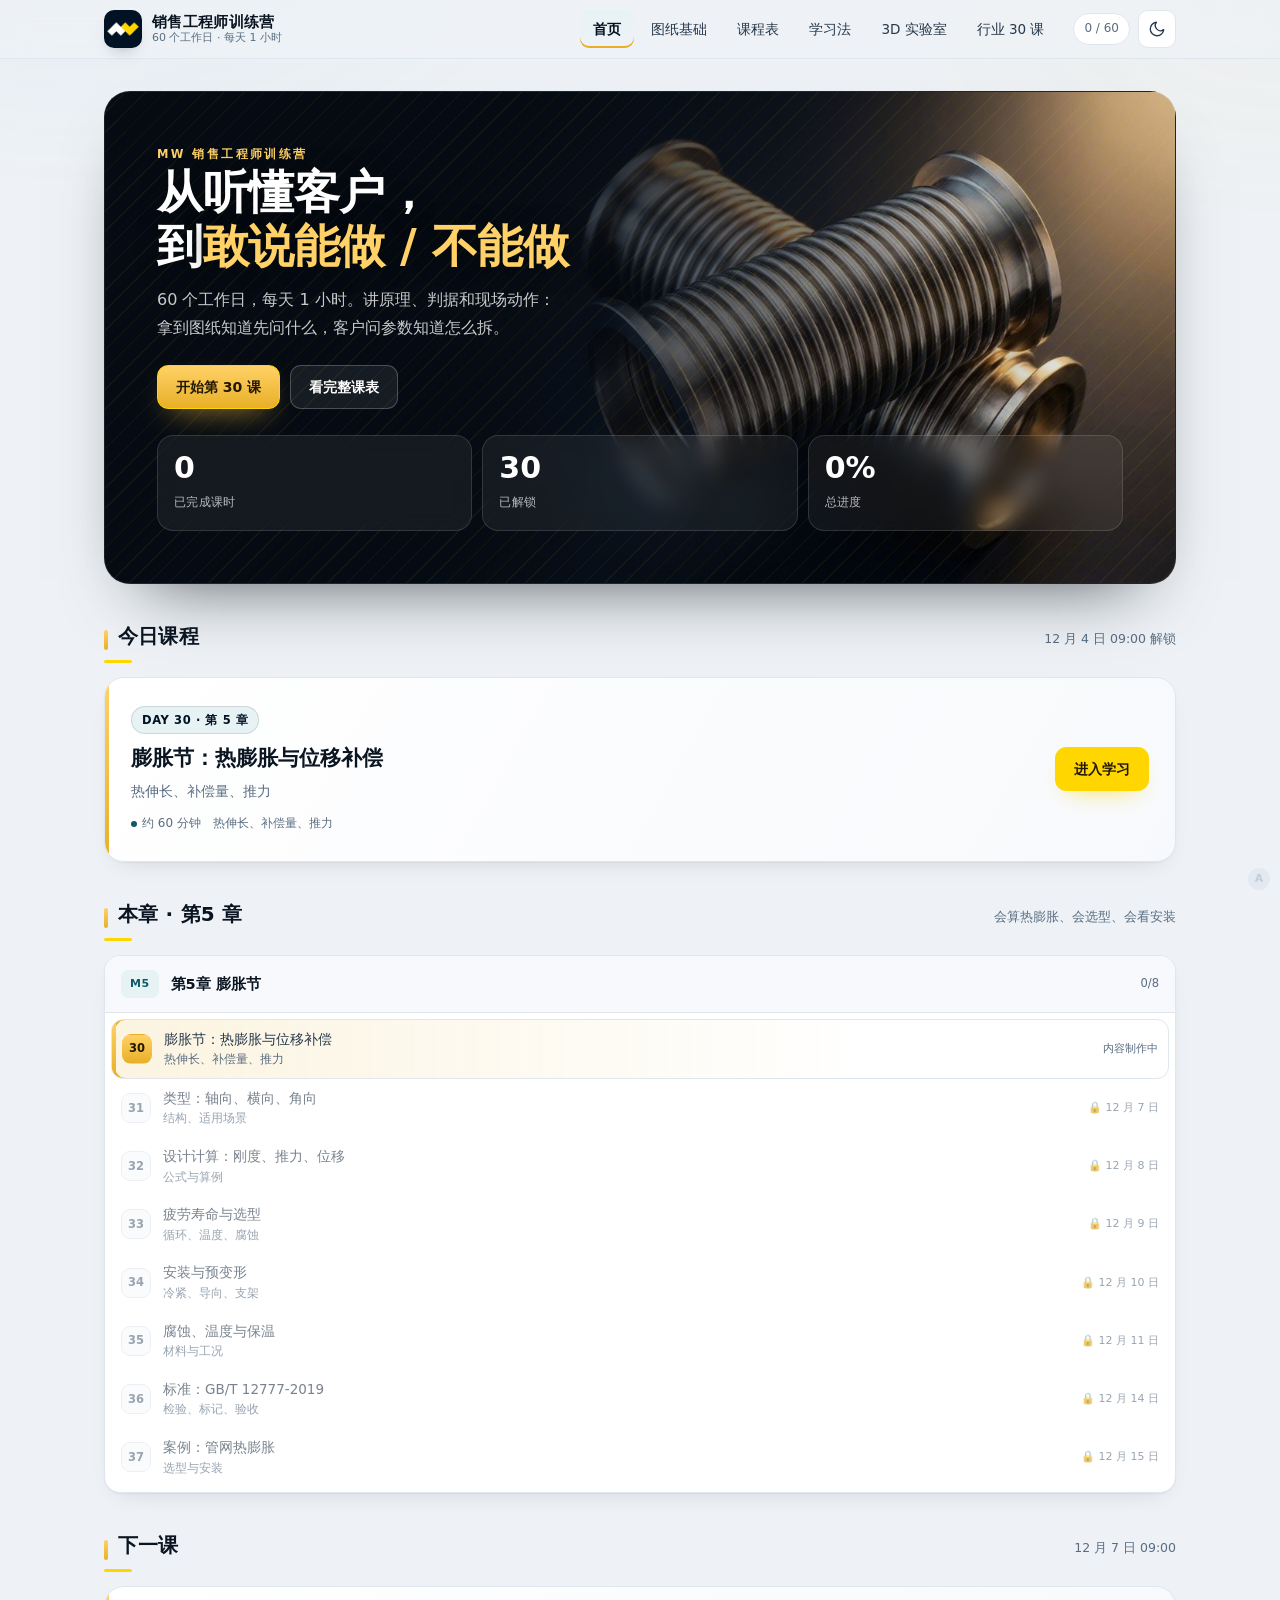
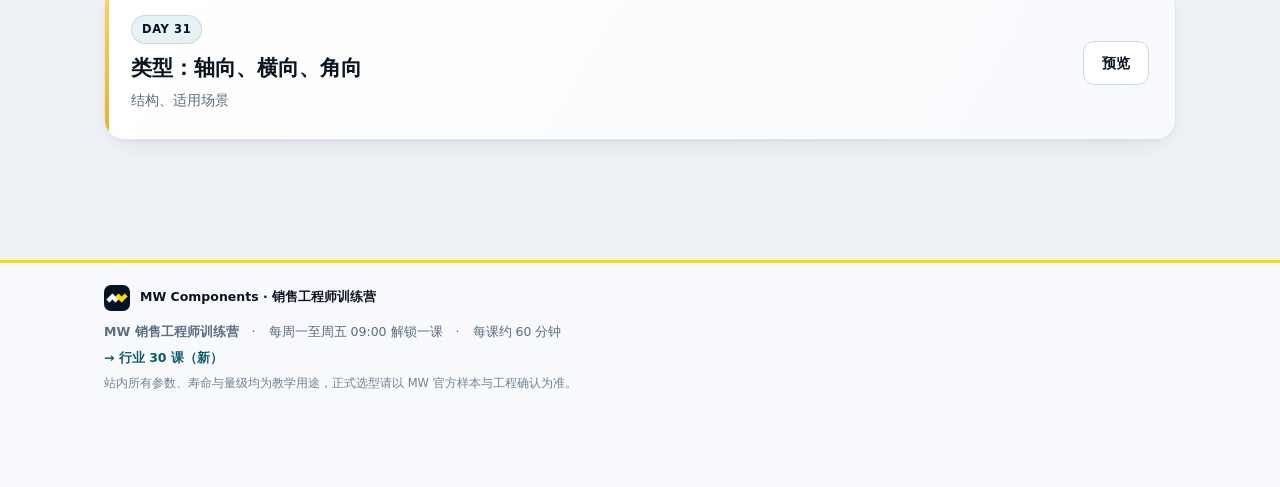
<file: index.html>
<!DOCTYPE html>
<html lang="zh-CN" data-theme="light">
<head>
<meta charset="utf-8">
<meta name="viewport" content="width=device-width, initial-scale=1, viewport-fit=cover">
<meta name="theme-color" content="#001223">
<title>MW 销售工程师训练营 · 60 天</title>
<link rel="icon" type="image/png" href="[data-uri]">
<link rel="stylesheet" href="assets/css/app.css">
<link rel="stylesheet" href="assets/css/lab.css">
</head>
<body>
<div class="scroll-progress" aria-hidden="true"><i id="scrollBar"></i></div>

<header class="hdr">
  <div class="hdr-in">
    <a class="brand" href="#/home" aria-label="返回首页">
      <img class="brand-logo" src="[data-uri]" alt="MW Components" width="38" height="38">
      <span class="brand-txt">
        <b>销售工程师训练营</b>
        <i>60 个工作日 · 每天 1 小时</i>
      </span>
    </a>

    <nav class="nav" aria-label="主导航">
      <a href="#/home" data-nav="home">首页</a>
      <a href="#/basics" data-nav="basics">图纸基础</a>
      <a href="#/plan" data-nav="plan">课程表</a>
      <a href="#/method" data-nav="method">学习法</a>
      <a href="#/lab" data-nav="lab">3D 实验室</a>
      <a href="industry.html">行业 30 课</a>
    </nav>

    <div class="hdr-right">
      <span class="hdr-progress" id="hdrProgress" title="已完成课时">0 / 60</span>
      <button class="icon-btn" id="themeBtn" type="button" aria-label="切换深色模式" title="切换主题">
        <svg viewBox="0 0 24 24" width="18" height="18" aria-hidden="true"><path d="M21 12.8A9 9 0 1 1 11.2 3a7 7 0 0 0 9.8 9.8Z" fill="none" stroke="currentColor" stroke-width="1.8" stroke-linejoin="round"/></svg>
      </button>
    </div>
  </div>
</header>

<main id="app" class="app"></main>

<footer class="foot">
  <div class="foot-in">
    <div class="foot-brand"><img src="[data-uri]" alt="MW Components"> MW Components · 销售工程师训练营</div>
    <p><b>MW 销售工程师训练营</b>　·　每周一至周五 09:00 解锁一课　·　每课约 60 分钟</p>
    <p><a href="industry.html"><b>→ 行业 30 课（新）</b></a></p>
    <p class="fine">站内所有参数、寿命与量级均为教学用途，正式选型请以 MW 官方样本与工程确认为准。</p>
  </div>
</footer>

<nav class="tabbar" aria-label="移动端导航">
  <a href="#/home" data-nav="home">
    <svg viewBox="0 0 24 24" aria-hidden="true"><path d="M3 10.5 12 3l9 7.5V21H3z" fill="none" stroke="currentColor" stroke-width="1.8" stroke-linejoin="round"/></svg>
    <span>首页</span>
  </a>
  <a href="#/basics" data-nav="basics">
    <svg viewBox="0 0 24 24" aria-hidden="true"><path d="M4 5.5A2.5 2.5 0 0 1 6.5 3H20v16H6.5A2.5 2.5 0 0 0 4 21.5z" fill="none" stroke="currentColor" stroke-width="1.8" stroke-linejoin="round"/><path d="M4 18.5V5.5M8 7h8M8 11h6" fill="none" stroke="currentColor" stroke-width="1.8" stroke-linecap="round"/></svg>
    <span>图纸</span>
  </a>
  <a href="#/plan" data-nav="plan">
    <svg viewBox="0 0 24 24" aria-hidden="true"><path d="M4 5h16M4 12h16M4 19h10" fill="none" stroke="currentColor" stroke-width="1.8" stroke-linecap="round"/></svg>
    <span>课程表</span>
  </a>
  <a href="#/method" data-nav="method">
    <svg viewBox="0 0 24 24" aria-hidden="true"><circle cx="12" cy="12" r="9" fill="none" stroke="currentColor" stroke-width="1.8"/><path d="M12 8v5l3 2" fill="none" stroke="currentColor" stroke-width="1.8" stroke-linecap="round"/></svg>
    <span>学习法</span>
  </a>
  <a href="#/lab" data-nav="lab">
    <svg viewBox="0 0 24 24" aria-hidden="true"><path d="M12 3 3 8v8l9 5 9-5V8z" fill="none" stroke="currentColor" stroke-width="1.8" stroke-linejoin="round"/><path d="m3 8 9 5 9-5M12 13v8" fill="none" stroke="currentColor" stroke-width="1.8"/></svg>
    <span>实验室</span>
  </a>
</nav>

<script src="assets/js/data.js"></script>
<script src="assets/js/figs.js"></script>
<script src="assets/js/content-v2.js"></script><script src="assets/js/basics.js"></script>
<script src="assets/js/history.js"></script>
<script src="assets/js/auto.js"></script>
<script src="assets/js/lab.js"></script>
<script src="assets/js/app.js"></script>
<style>
.lesson-visuals{margin:26px 0 34px;display:grid;gap:15px}.lesson-visuals .lv-title{padding:24px 27px;border-radius:18px;color:#fff;background:linear-gradient(125deg,#102a43,#14536b)}.lesson-visuals .lv-title small{color:#8be6d9;letter-spacing:.16em;font-weight:800}.lesson-visuals .lv-title h2{color:#fff;margin:5px 0;font-size:24px}.lesson-visuals .lv-title p{color:#d5e7ed;margin:0;font-size:14px}.lesson-visuals .lv-panel{padding:19px;border:1px solid var(--line);border-radius:16px;background:var(--surface,#fff)}.lesson-visuals .lv-panel h3{margin:0 0 14px;font-size:17px}.lesson-visuals .lv-flow{display:flex;gap:9px;overflow-x:auto;padding:2px 0 8px}.lesson-visuals .lv-card{min-width:180px;flex:1;background:var(--brand-soft,#eaf4f5);border-top:4px solid var(--brand,#169a9c);border-radius:10px;padding:13px}.lesson-visuals .lv-card:nth-child(even){border-color:#e0a42c}.lesson-visuals .lv-card b{display:block;font-size:14px}.lesson-visuals .lv-card p{font-size:13px;line-height:1.6;margin:7px 0 0}.lesson-visuals .lv-note{font-size:12px;color:var(--muted);margin:8px 0 0}.lesson-visuals .lv-map{display:flex;overflow-x:auto;gap:8px;padding-bottom:8px}.lesson-visuals .lv-map a{flex:1;min-width:145px;text-decoration:none;background:#e8f2f5;color:#183a50;border-radius:10px;padding:12px;font-size:14px;font-weight:700;line-height:1.5}.lesson-visuals .lv-map i{display:block;color:#118389;font-style:normal;font-size:12px}.lesson-visuals .lv-cases{display:grid;grid-template-columns:repeat(auto-fit,minmax(200px,1fr));gap:9px}.lesson-visuals .lv-case{padding:12px;border-left:4px solid #e0a42c;background:#fff8e7;border-radius:7px}.lesson-visuals .lv-case b{font-size:14px}.lesson-visuals .lv-case p{font-size:13px;line-height:1.6;margin:8px 0 0}
</style>
<style>.lesson-visuals .lv-map>div{flex:1;min-width:0;background:#e8f2f5;color:#183a50;border-radius:10px;padding:12px;font-size:14px;font-weight:700;line-height:1.5}.article,.lesson-visuals,.lesson-visuals .lv-title,.lesson-visuals .lv-panel{min-width:0;max-width:100%}.lesson-visuals{grid-template-columns:minmax(0,1fr)}.lesson-visuals .lv-panel{overflow:hidden}.lesson-visuals .lv-map,.lesson-visuals .lv-flow{display:grid;grid-template-columns:repeat(auto-fit,minmax(min(100%,170px),1fr));min-width:0;max-width:100%;overflow:visible}.lesson-visuals .lv-card{min-width:0}.lesson-visuals .lv-cases{grid-template-columns:repeat(auto-fit,minmax(min(100%,200px),1fr))}</style>
<style>
.article figure.fig svg text{font-family:"Segoe UI","Microsoft YaHei",Arial,sans-serif;font-size:15px!important;font-weight:600;paint-order:stroke fill;stroke:var(--panel);stroke-width:2px;stroke-linejoin:round}
.article figure.fig figcaption{font-size:15px;line-height:1.6;color:var(--ink-2)}
.lesson-visuals .lv-card b,.lesson-visuals .lv-case b{font-size:16px}.lesson-visuals .lv-card p,.lesson-visuals .lv-case p{font-size:15px}.lesson-visuals .lv-map>div{font-size:16px}.lesson-visuals .lv-note{font-size:14px}
.fig-zoom-btn{display:block;margin:10px auto 0;padding:8px 14px;border:1px solid var(--line);border-radius:9px;background:var(--panel-2);color:var(--ink);font:600 14px "Segoe UI","Microsoft YaHei",sans-serif;cursor:pointer}
.fig-dialog{max-width:min(96vw,1100px);width:100%;max-height:94vh;border:0;border-radius:16px;padding:0;background:var(--panel);color:var(--ink);box-shadow:0 25px 80px #0008}.fig-dialog::backdrop{background:#091c2cbd}.fig-dialog-head{display:flex;align-items:center;justify-content:space-between;gap:12px;padding:12px 16px;border-bottom:1px solid var(--line)}.fig-dialog-head b{font-size:16px}.fig-dialog-head button{border:0;background:var(--panel-2);color:var(--ink);font-size:16px;border-radius:8px;padding:6px 12px;cursor:pointer}.fig-dialog-body{overflow:auto;max-height:calc(94vh - 60px);padding:18px}.fig-dialog-body svg{display:block;width:max(760px,100%);max-width:none;height:auto}.fig-dialog-body svg text{font-family:"Segoe UI","Microsoft YaHei",Arial,sans-serif;font-size:16px!important;font-weight:600;paint-order:stroke fill;stroke:var(--panel);stroke-width:2px}
</style>
<script>
(function(){
  function escV(s){return String(s||'').replace(/[&<>"']/g,c=>({'&':'&amp;','<':'&lt;','>':'&gt;','"':'&quot;',"'":'&#39;'}[c]));}
  function enrich(){
    const article=document.querySelector('.article');
    if(!article||article.querySelector('.lesson-visuals'))return;
    const header=article.querySelector('.art-head');
    if(!header)return;
    const objectives=[...article.querySelectorAll('.objectives li')].slice(0,5).map((li,i)=>`<div class="lv-card"><b>学习目标 ${i+1}</b><p>${escV(li.textContent.trim())}</p></div>`).join('');
    const firstTable=article.querySelector('.tbl table');
    const headers=firstTable?[...firstTable.querySelectorAll('thead th')].map(x=>x.textContent.trim()):[];
    const comparisons=firstTable?[...firstTable.querySelectorAll('tbody tr')].slice(0,6).map(tr=>{const cells=[...tr.cells].map(x=>x.textContent.trim());return `<div class="lv-card"><b>${escV(cells[0])}</b><p>${escV(cells.slice(1,3).join(' · '))}</p></div>`}).join(''):'';
    const roadmap=[...article.querySelectorAll('h2[id]')].slice(0,7).map((h,i)=>`<div><i>${String(i+1).padStart(2,'0')}</i>${escV(h.textContent.trim())}</div>`).join('');
    const cases=[...article.querySelectorAll('.callout')].slice(0,4).map(x=>`<div class="lv-case"><b>${escV((x.querySelector('.co-t')||{}).textContent||'要点')}</b><p>${escV((x.querySelector('p')||{}).textContent||'')}</p></div>`).join('');
    if(!objectives&&!comparisons)return;
    const box=document.createElement('section');box.className='lesson-visuals';box.setAttribute('aria-label','本课可视化学习导览');
    box.innerHTML=`<div class="lv-title"><small>VISUAL LEARNING</small><h2>本课知识图解</h2><p>先看结构，再读原理；以下内容提取自本课正文。</p></div>${roadmap?`<div class="lv-panel"><h3>知识地图</h3><div class="lv-map">${roadmap}</div></div>`:''}${objectives?`<div class="lv-panel"><h3>学习路线</h3><div class="lv-flow">${objectives}</div></div>`:''}${comparisons?`<div class="lv-panel"><h3>${escV(headers.join(' · ')||'关键对照')}</h3><div class="lv-flow">${comparisons}</div><p class="lv-note">教学图解；具体数值与选型须以官方样本为准。</p></div>`:''}${cases?`<div class="lv-panel"><h3>工程提示与案例</h3><div class="lv-cases">${cases}</div></div>`:''}`;
    header.after(box);
  }
  new MutationObserver(enrich).observe(document.getElementById('app'),{childList:true,subtree:true});
  enrich();
  document.addEventListener('click',function(ev){
    const btn=ev.target.closest('.fig-zoom-btn');if(!btn)return;
    const fig=btn.closest('figure.fig');const svg=fig&&fig.querySelector('svg');if(!svg)return;
    let dialog=document.querySelector('.fig-dialog');if(!dialog){dialog=document.createElement('dialog');dialog.className='fig-dialog';dialog.innerHTML='<div class="fig-dialog-head"><b>放大查看图示</b><button type="button" class="fig-dialog-close" aria-label="关闭图示">关闭</button></div><div class="fig-dialog-body"></div>';document.body.appendChild(dialog);dialog.querySelector('button').addEventListener('click',()=>dialog.close());}
    dialog.querySelector('.fig-dialog-body').replaceChildren(svg.cloneNode(true));dialog.showModal();
  });
  new MutationObserver(function(){document.querySelectorAll('figure.fig').forEach(function(fig){if(fig.querySelector('svg')&&!fig.querySelector('.fig-zoom-btn')){const b=document.createElement('button');b.type='button';b.className='fig-zoom-btn';b.textContent='放大查看图示';fig.appendChild(b);}});}).observe(document.getElementById('app'),{childList:true,subtree:true});
})();
</script>
<a href="#/auto" class="auto-dot" title="Auto" aria-label="Auto">A</a>
</body>
</html>
</file>
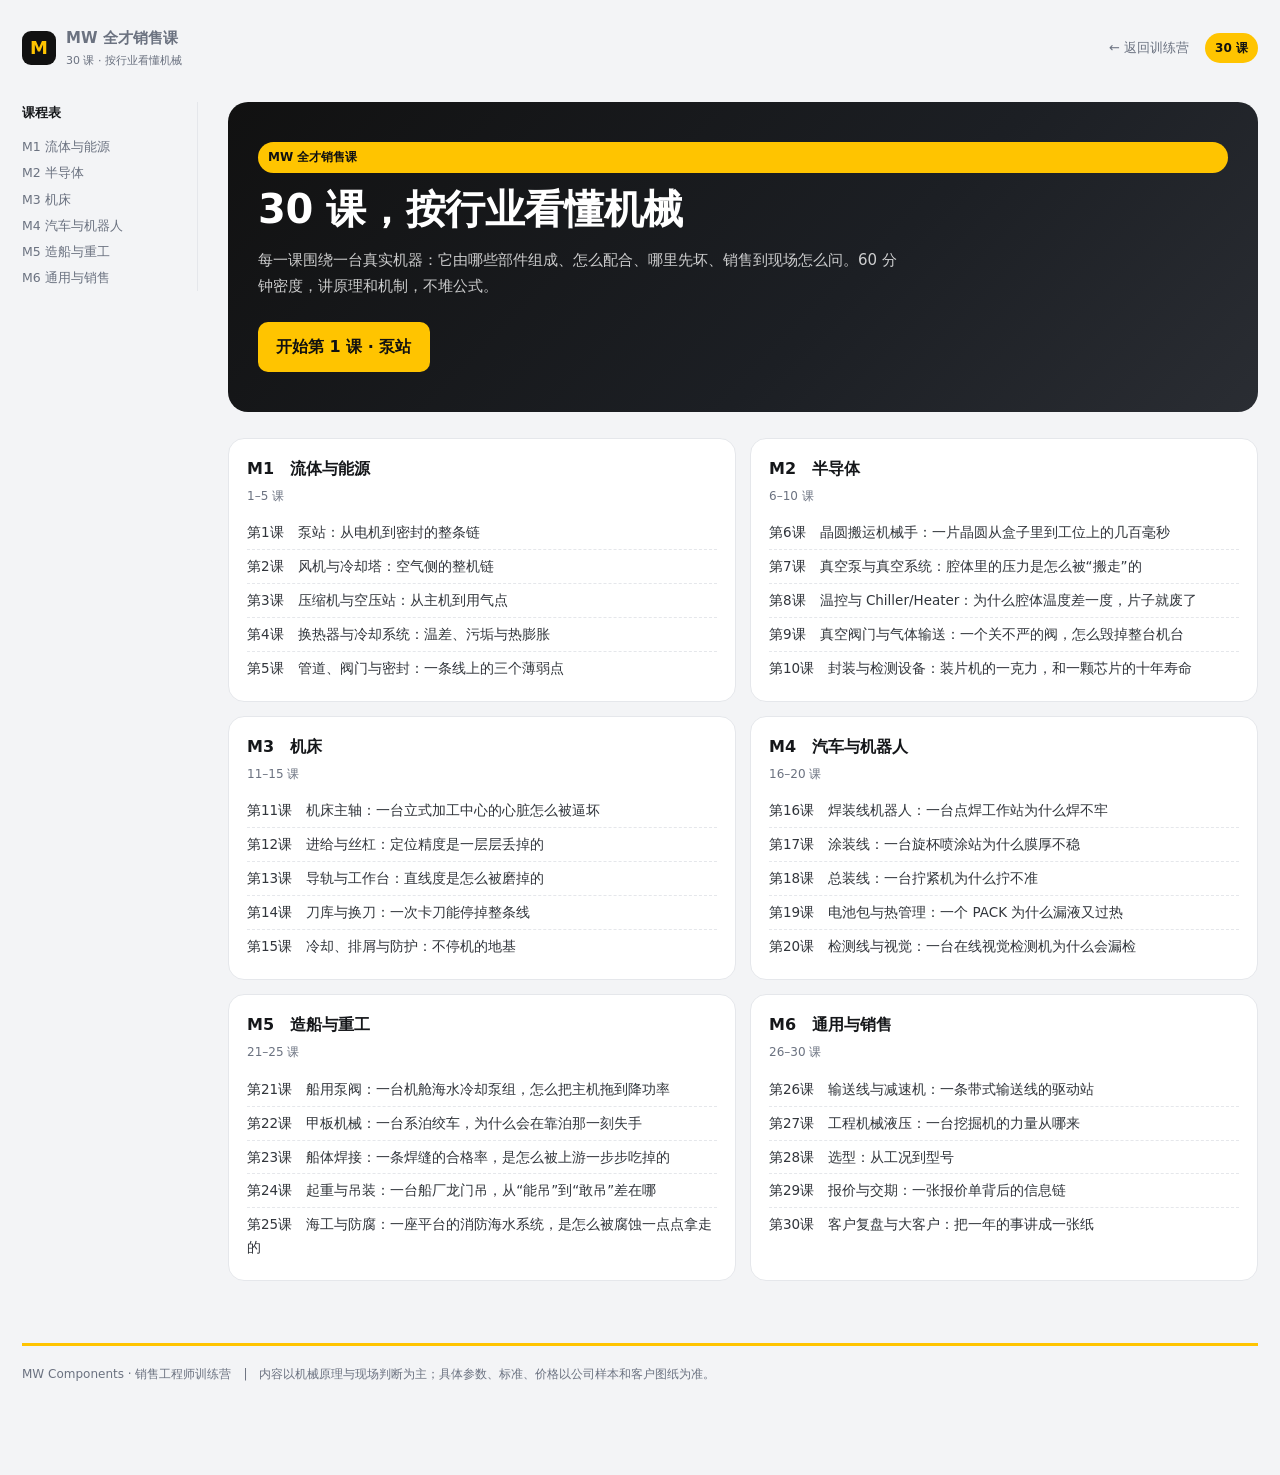
<file: industry.html>
<!DOCTYPE html>
<html lang="zh-CN"><head><meta charset="utf-8"><meta name="viewport" content="width=device-width,initial-scale=1">
<title>MW 全才销售课 · 30 课看懂机械</title><style>
:root{--max:1180px;--brand:#ffc400;--mw-yellow:#ffc400;--ink:#15171a;--ink-2:#31353b;--muted:#6b7280;--line:#e5e7eb;--panel:#fff;--panel-2:#f6f7f9;--bg:#f3f4f6}
*{box-sizing:border-box}
body{margin:0;background:var(--bg);color:var(--ink);font-family:"Microsoft YaHei","PingFang SC",system-ui,-apple-system,sans-serif;line-height:1.7}
a{color:inherit}
.wrap{display:grid;grid-template-columns:176px minmax(0,1fr);gap:30px;max-width:var(--max);margin:0 auto;padding:26px 22px 90px}
.top{grid-column:1/-1;display:flex;justify-content:space-between;align-items:center;gap:12px;margin-bottom:2px}
.brand{display:flex;align-items:center;gap:10px;text-decoration:none}
.logo{width:34px;height:34px;border-radius:9px;background:#111;display:grid;place-items:center;color:var(--brand);font-weight:900;font-size:18px}
.brand b{font-size:15px}
.brand span:not(.logo){display:block;font-size:11px;color:var(--muted)}
.badge{background:var(--brand);color:#111;font-weight:800;font-size:12px;padding:5px 10px;border-radius:999px}
.back-main{font-size:13px;color:var(--muted);text-decoration:none;margin-left:auto;margin-right:4px}
.aside{position:sticky;top:18px;align-self:start;border-right:1px solid var(--line);padding-right:14px;font-size:12.5px}
.aside .t{font-size:13px;font-weight:800;margin:0 0 10px}
.aside a{display:block;color:var(--muted);text-decoration:none;line-height:1.45;padding:4px 0}
.aside a:hover{color:var(--ink)}
.aside .back{color:var(--ink);font-weight:700;margin-bottom:12px}
.main{min-width:0;max-width:900px}
.quiz-q{margin:16px 0 4px;font-weight:600;color:var(--ink)}
h1{font-size:clamp(28px,3.6vw,40px);line-height:1.22;margin:12px 0 8px;letter-spacing:-.4px}
.sub{color:var(--muted);font-size:15px;margin:0 0 16px}
.meta{display:flex;gap:8px;flex-wrap:wrap;margin:0 0 22px}
.meta span{font-size:12px;background:#fff;border:1px solid var(--line);padding:5px 10px;border-radius:999px;color:var(--muted)}
.art h2{font-size:22px;margin:32px 0 10px;border-left:4px solid var(--brand);padding-left:12px}
.art h3{font-size:17px;margin:22px 0 8px}
.art p{font-size:16px;line-height:1.9;color:var(--ink-2);margin:0 0 14px}
.art li{font-size:15.5px;line-height:1.85;color:var(--ink-2);margin:6px 0}
.art .box{border:1px solid var(--line);border-radius:14px;padding:15px 17px;margin:18px 0;background:#fff}
.art .box.key{border-left:4px solid var(--brand);background:#fffdf3}
.art table{width:100%;border-collapse:collapse;margin:16px 0;font-size:14px;table-layout:fixed}
.art th,.art td{border:1px solid var(--line);padding:9px 10px;text-align:left;vertical-align:top;word-break:break-word}
.art th{background:var(--panel-2);font-weight:700}
.art th:first-child{width:16%}
.art details{border:1px solid var(--line);border-radius:12px;padding:10px 14px;margin:8px 0;background:#fff}
.art summary{cursor:pointer;font-weight:700}
.hero{padding:40px 30px;border-radius:20px;background:linear-gradient(135deg,#111 0%,#1c1f24 60%,#2a2d33 100%);color:#fff;position:relative;overflow:hidden;margin-bottom:26px}
.hero h1{color:#fff;max-width:720px}
.hero p{color:rgba(255,255,255,.78);font-size:15px;max-width:640px}
.hero .btn{display:inline-block;background:var(--brand);color:#111;text-decoration:none;font-weight:800;padding:11px 18px;border-radius:10px;margin-top:8px}
.mods{display:grid;grid-template-columns:repeat(2,1fr);gap:14px}
.mod{background:#fff;border:1px solid var(--line);border-radius:16px;padding:16px 18px}
.mod h3{margin:0 0 4px;font-size:16px}
.mod .n{font-size:12px;color:var(--muted);margin-bottom:10px}
.mod a{display:block;text-decoration:none;color:var(--ink-2);font-size:13.5px;padding:5px 0;border-top:1px dashed var(--line)}
.mod a:first-of-type{border-top:0}
.mod a:hover{color:#111}
.foot{grid-column:1/-1;border-top:3px solid var(--brand);margin-top:32px;padding-top:18px;color:var(--muted);font-size:12px}
.visual-deck{margin:24px 0 34px;display:grid;gap:14px}.viz-heading{padding:25px 28px;border-radius:18px;background:linear-gradient(135deg,#112b43,#165678);color:#fff}.viz-heading span{font-size:11px;letter-spacing:.18em;color:#8fe9db;font-weight:800}.viz-heading h2{font-size:24px;margin:7px 0}.viz-heading p{color:#d6e8ee;margin:0;font-size:14px}.viz-panel{padding:20px;border:1px solid var(--line);border-radius:17px;background:#fff;box-shadow:0 8px 24px rgba(13,38,57,.05)}.viz-panel h3{margin:0 0 15px;font-size:17px}.viz-route,.viz-steps{display:flex;gap:8px;overflow-x:auto;padding-bottom:7px}.viz-route-item{min-width:135px;flex:1;text-decoration:none;color:#10334b;background:#e9f3f6;padding:12px;border-radius:12px;display:flex;gap:8px;align-items:flex-start;font-size:13px;font-weight:700}.viz-route-item i{font-style:normal;color:#117c85}.viz-step{min-width:142px;flex:1;border-top:4px solid #2e9fa5;background:#f1f7f8;border-radius:10px;padding:12px}.viz-step:nth-child(even){border-top-color:#e9a72a}.viz-index{display:block;color:#58788a;font-size:11px}.viz-step b{display:block;margin:5px 0;font-size:15px}.viz-step small{display:block;color:#246270;line-height:1.45}.viz-step p{font-size:12px;line-height:1.55;margin:9px 0 0}.viz-svg{display:block;width:100%;height:auto;margin:0 0 14px;border-radius:12px;background:#f1f7f8}.viz-principles,.viz-checks{display:grid;grid-template-columns:repeat(auto-fit,minmax(235px,1fr));gap:9px}.viz-principle,.viz-check{border:1px solid #cfe1e4;border-radius:11px;background:#f6fafb;padding:12px}.viz-principle summary{font-size:14px;line-height:1.6;cursor:pointer}.viz-principle summary span{color:#16878c;font-weight:800;margin-right:7px}.viz-principle p,.viz-check p{font-size:13px;line-height:1.7;margin:9px 0 0}.viz-check strong{font-size:14px;color:#246270}.viz-signals{display:grid;grid-template-columns:repeat(auto-fit,minmax(210px,1fr));gap:8px}.viz-signal{border-left:3px solid #e9a72a;background:#fff8e9;padding:11px;border-radius:7px}.viz-signal b{display:block;font-size:13px;margin-bottom:5px}.viz-signal span{font-size:12px;line-height:1.55;color:#52646d}
.wrap,.main,.visual-deck,.viz-heading,.viz-panel{min-width:0;max-width:100%}.visual-deck{grid-template-columns:minmax(0,1fr)}.viz-panel{overflow:hidden}.viz-route,.viz-steps{display:grid;grid-template-columns:repeat(auto-fit,minmax(min(100%,165px),1fr));min-width:0;max-width:100%;overflow:visible;box-sizing:border-box}.viz-route-item,.viz-step{min-width:0}.viz-principles,.viz-checks,.viz-signals{grid-template-columns:repeat(auto-fit,minmax(min(100%,235px),1fr))}.art{min-width:0;overflow-wrap:anywhere}.art table{display:block;overflow-x:auto;max-width:100%}
.viz-route-item,.viz-step b,.viz-signal b,.viz-principle summary,.viz-check strong{font-size:16px;line-height:1.5}.viz-step small,.viz-step p,.viz-signal span,.viz-principle p,.viz-check p{font-size:15px;line-height:1.65}.viz-svg text{font-family:"Segoe UI","Microsoft YaHei",Arial,sans-serif;font-size:17px!important;font-weight:700}.art th,.art td{font-size:15px;line-height:1.65}
@media(max-width:600px){.viz-svg{display:none}.viz-panel:has(.viz-svg)::after{content:"部件名称与作用已在下方卡片完整列出";display:block;color:var(--muted);font-size:14px;margin-top:8px}}
@media(max-width:900px){.wrap{display:block;padding:20px 15px 70px}.aside{display:none}.main{max-width:none}.mods{grid-template-columns:1fr}.hero{padding:28px 20px}.viz-heading{padding:20px}.viz-step{min-width:190px}}
</style></head>
<body><div class="wrap">
<div class="top"><a class="brand" href="#/"><span class="logo">M</span><span><b>MW 全才销售课</b><span>30 课 · 按行业看懂机械</span></span></a><a class="back-main" href="index.html">← 返回训练营</a><span class="badge">30 课</span></div>
<aside class="aside"></aside><main class="main"></main>
<div class="foot">MW Components · 销售工程师训练营　|　内容以机械原理与现场判断为主；具体参数、标准、价格以公司样本和客户图纸为准。</div>
</div>
<script>window.COURSE_DATA = {"modules":[{"id":"M1","name":"流体与能源","lessons":[1,2,3,4,5]},{"id":"M2","name":"半导体","lessons":[6,7,8,9,10]},{"id":"M3","name":"机床","lessons":[11,12,13,14,15]},{"id":"M4","name":"汽车与机器人","lessons":[16,17,18,19,20]},{"id":"M5","name":"造船与重工","lessons":[21,22,23,24,25]},{"id":"M6","name":"通用与销售","lessons":[26,27,28,29,30]}],"lessons":[{"id":1,"title":"泵站：从电机到密封的整条链","sub":"一台离心泵站漏水、振动、掉流量时，怎么从整机找到根因，而不是一件一件换零件。","body":"<p><strong>行业：</strong> 化工、水处理、电力、冶金循环水　<strong>建议时长：</strong> 60 分钟　<strong>自测：</strong> 8 题</p>\n<h2 id=\"s1\">一、现场场景</h2>\n<p>客户打电话来，语气不太好：循环水泵的机械密封一个月换了两套，采购已经怀疑密封件质量，要求换供应商。这是化工厂的公用工程站，两台泵一开一备，停一台还能撑，但每次换密封要办作业票、倒流程、联系工艺确认，维修班不愿意干。</p>\n<p>到现场先不看密封。看三处：出口阀开度只有三分之一，阀后压力表指针在量程前端小幅摆动；电机与泵的联轴器护罩内侧积着一层油泥，地脚螺栓旁塞了两片调整垫片，其中一片已经压出印子；吸入管上有一段软连接被拉得发白，管架与泵体之间没有可伸缩的支撑。</p>\n<p>再要维修记录：两次都只换密封，没有做联轴器对中，也没有测过振动。运行记录上，电流比铭牌值低一截，出口压力也低于设计值，操作工说“够用就行，开大了容易超压”。</p>\n<p>这是很典型的一类现场：客户把一个系统问题报成了零件问题。密封是最后漏水的那一件，却不是最早出问题的那一件。一个销售如果只按型号报价，第二次、第三次还会接到同一个投诉电话；如果能顺着这条链往回走，就有机会把一次密封订单变成一次轴系与管路的检查。</p>\n<h2 id=\"s2\">二、整机角色：谁在干什么</h2>\n<p>一台再普通的离心泵站，也不是“泵 + 电机”两件东西。把整机拆成角色，才看得清谁在替谁受过。</p>\n<table><thead><tr><th>角色</th><th>典型零件</th><th>负责什么</th><th>坏了会拖谁下水</th></tr></thead><tbody>\n<tr><td>动力</td><td>电机、变频器</td><td>提供转速与扭矩，决定启动特性</td><td>启动冲击直接传给联轴器和轴承</td></tr>\n<tr><td>传动</td><td>联轴器、皮带、增速箱</td><td>把扭矩传给泵轴，容忍少量偏差</td><td>对中差，轴承偏载，轴偏心，密封偏磨</td></tr>\n<tr><td>执行</td><td>叶轮、泵壳、导叶</td><td>对介质做功，把动能转成压力</td><td>汽蚀、磨损、堵塞，振动传遍整机</td></tr>\n<tr><td>支撑</td><td>泵轴、轴承、轴承箱、底座</td><td>让轴稳定旋转，承受径向力与轴向力</td><td>轴承一坏，轴下沉，密封腔变形</td></tr>\n<tr><td>密封</td><td>机械密封、填料、辅助冲洗</td><td>阻止介质沿轴漏出，带走摩擦热</td><td>干转、偏磨、冲洗不足，很快失效</td></tr>\n<tr><td>管路</td><td>吸入管、出口管、阀门、软接、膨胀节</td><td>把介质送进来、送出去，吸收位移</td><td>管道应力拉歪泵体，法兰张口，密封与轴承遭殃</td></tr>\n<tr><td>控制</td><td>压力表、流量计、联锁、回流阀</td><td>让泵在允许的工况点内运行</td><td>长期偏工况运行，一切下游件加速老化</td></tr>\n</tbody></table>\n<p>表中最后一列是这一课的重点：泵站里几乎没有“只坏自己”的零件。任何一个角色失效，都会沿轴系和管路把载荷传给邻居。销售要练的，是听到一个症状就能沿着这张表往上游走两步。</p>\n<h2 id=\"s3\">三、工作原理：能量、运动、介质怎么走</h2>\n<p>先看能量路径。电能进入电机，转成轴的机械能；联轴器把扭矩从电机轴送到泵轴；泵轴由两端轴承支撑，带着叶轮在泵壳里旋转；叶轮叶片把介质甩向出口，速度升高，泵壳的蜗道逐渐扩大，把速度转成压力；压力推动介质经过出口管、阀门、换热器，再回到系统。整条路径上，任何一处阻力或偏差，都会改变泵实际工作的那一点。</p>\n<p>再看受力。单吸叶轮两侧压力不一样，出口侧压力高，入口侧压力低，于是有一个指向入口方向的轴向推力。这个力通常由平衡孔、背叶片、或者推力轴承来承担。泵在小流量运行时，蜗壳隔舌附近的压力分布更不均匀，径向力明显增大。这就是为什么“出口阀关小了用”看起来省事，实际让轴和轴承长期处在偏载状态。</p>\n<p>第三个机制是汽蚀。泵入口的介质压力如果降到当地温度下的汽化压力附近，液体开始产生气泡；气泡随液流进入叶轮入口的高压区，迅速溃灭，产生局部冲击。表现为噪声、振动、流量和扬程下降，叶轮入口表面出现海绵状的点蚀。它不是泵的材质问题，而是入口条件问题：吸上高度太大、吸入管太细太长、过滤器堵塞、介质温度偏高、或者入口阀没全开。</p>\n<p>第四个机制是密封如何工作。机械密封靠一对光滑的端面贴合：动环随轴转，静环固定在压盖上，两端面之间维持一层极薄的液膜。这层膜既润滑又承载，厚度只有微米量级。液膜靠介质本身或者外部冲洗液维持，同时把摩擦热带走。所以密封怕三件事：一是干转，泵抽空后几秒钟端面就可能烧毁；二是偏磨，轴偏心或压盖歪斜使端面受力不均；三是介质带颗粒或冲洗不足，颗粒进入端面拉出沟槽。</p>\n<p>第五个机制在管路与支撑上。管道不是“接上就行”的附件。热膨胀、设备沉降、法兰强行对口，都会在泵体上留下持续的外力和弯矩。泵体一变形，密封腔跟着变形，端面就不平了；底座如果灌浆空鼓或者只有三个角受力（现场叫软脚），拧紧地脚螺栓时泵体就被拧扭，轴承和密封同时受损。</p>\n<p>把五个机制放在一起看：能量路径决定泵在哪个工况点工作，受力决定轴承和轴活多久，汽蚀决定叶轮和振动，密封膜决定漏不漏，管路支撑决定前面四项是否被额外加压。这就是“整机视角”的技术底子。</p>\n<h2 id=\"s4\">四、关键配合与失效链</h2>\n<p><strong>链一：对中差 → 轴承偏载发热 → 轴偏心 → 密封偏磨 → 漏水。</strong></p>\n<p>根因通常不在泵，而在安装与运行：联轴器对中没做、底座下沉、管道硬拉、或者检修后回装没复查。症状是轴承座温度偏高、振动值上升、密封先渗后漏，漏点集中在压盖下方。最容易被误判成“密封质量差”，于是换更贵的密封，几个月后再坏一次。判断方法很直接：拆下联轴器检查弹性块是否有偏磨痕迹，用对中工具复测，看轴承游隙。</p>\n<p><strong>链二：吸入侧阻力大 → 入口压力不足 → 汽蚀 → 叶轮点蚀与振动 → 轴承、密封连带失效。</strong></p>\n<p>根因常在系统：过滤器长期没洗、吸入管口径偏小、软接被吸扁、介质温度升高、或者两台泵共用一根吸入母管抢水。症状是泵体噪声像“碎石流动”、流量表指针抖动、出口压力上不去、电流偏低。最容易被误判成“泵选小了”，于是换大泵，结果入口条件更差，汽蚀更严重。</p>\n<p><strong>链三：管道应力或软脚 → 泵体变形 → 密封腔与轴承座不同心 → 端面偏磨 + 轴承偏载 → 短期内重复失效。</strong></p>\n<p>根因是安装：法兰强行对口、支架缺失、灌浆不实、地脚垫片层数过多。症状是“修完就好、开机几天又漏”，而且每次拆开都能看到端面接触印子偏在一侧。最容易被误判成“维修工艺不好”，实际是每次都在同一个变形状态下回装。</p>\n<p>三条链有一个共同点：客户看到的是最后一个症状，销售要问的是最前面的条件。链条画出来，客户才会承认“这个问题不是换个件能解决的”。</p>\n<h2 id=\"s5\">五、现场判断：五步缩小范围</h2>\n<p><strong>看。</strong> 先看漏点位置：压盖下方滴漏多半是端面或辅助密封；压盖与泵体结合面渗漏多半是垫片或密封腔变形；轴承箱油封渗油说明油位或温度有问题。再看地脚：垫片是否超过两三层、有没有压印不均、底座与基础之间有没有缝隙。看管路：法兰是否明显错口、支架是否脱空、软接是否被拉伸或吸扁。看冲洗管：是否接反、是否断流、过滤器是否发黑。</p>\n<p><strong>摸。</strong> 在安全前提下摸轴承座和泵体：同型号两台泵对比温度，温差明显的一台通常润滑或对中出了问题。摸出口管和密封压盖，压盖烫手说明冲洗不足或端面在干磨。摸底座与基础接缝，有油渗出说明长期微振。</p>\n<p><strong>听。</strong> 轴承的“嗡嗡”多是润滑不足，“咔哒”或“咯噔”是滚道有伤；泵体里的“咔咔”像石子流动，多半是汽蚀；皮带传动的尖叫声是打滑。听的时候要区分位置，用螺丝刀抵住轴承座听比站在旁边听准确得多。</p>\n<p><strong>测。</strong> 进出口压力、电流、流量三项对照铭牌和运行记录，判断实际工况点偏在哪一侧；测振动速度有效值，同一测点做趋势比单次读数更有意义；测轴承温度；有条件时测密封压盖处的冲洗液流量和温度。</p>\n<p><strong>问。</strong> 问四件事：这台泵一天启停几次、启动时管道里有没有水；有没有抽空过；介质温度、含固量、是否加药；上一次维修到底做了什么，是只换件还是做了对中与找正。第四个问题最有价值，很多重复失效的答案就在维修记录里。</p>\n<p>五步走完，一般能落到三类结论：泵本身的问题、安装与管路的问题、运行工况的问题。三类对应的报价完全不同。</p>\n<h2 id=\"s6\">六、销售追问：把技术变成订单</h2>\n<p><strong>1. 介质是什么，温度多少，含固量大概多少，有没有加药？</strong> 这决定密封型式、端面材质和冲洗方案。含颗粒的介质用普通端面很快拉伤，需要考虑外冲洗或者更耐磨的端面组合。问的时候不要只问“水”，循环水、脱盐水、含盐污水对密封是三种东西。</p>\n<p><strong>2. 泵入口是什么条件：吸上还是倒灌，吸入管多粗多长，过滤器多久清一次？</strong> 这是在判断汽蚀风险。客户答“从来没洗过”时，你基本可以确定现场有汽蚀，密封和叶轮的寿命都会被拖短。</p>\n<p><strong>3. 平时出口阀开多大，是靠节流调流量还是变频？</strong> 这是在判断工况点。长期小开度节流，径向力大、介质温升、密封腔压力高，是重复失效的常见背景。</p>\n<p><strong>4. 一天启停几次，有没有软启动或变频，有没有抽空保护？</strong> 启动瞬间的冲击和抽空是密封的两个主要杀手。没有保护的项目，卖再好的密封也只是延长一点更换周期。</p>\n<p><strong>5. 上次维修是谁做的，换件之后有没有做对中、测振动？备件是常备还是临时采购？</strong> 前半句判断重复失效的根因，后半句判断商务：常备件的客户在意一致性和交期，临时采购的客户在意当天能不能拿到货。</p>\n<p><strong>6. 这台泵停机一天，损失大概是什么量级？</strong> 这个问题不是套话。答案决定了客户愿意为“减少非计划停机”付多少钱，也决定你是报一个密封，还是报一套含对中服务、备件包、冲洗改造的方案。</p>\n<p>追问的顺序有讲究：先工况（介质、入口、运行点），再结构（密封型式、联轴器、管路），最后商务（备件、停机损失、交期）。顺序反了，客户会把你当成询价机器人。</p>\n<h2 id=\"s7\">七、常见误判与边界</h2>\n<p><strong>误判一：漏就是密封的问题。</strong> 密封是执行件，不是根因件。轴偏、腔体变形、干转、冲洗不足，都会让新密封在几周内失效。只换密封而不动上游，等于把症状按下去。</p>\n<p><strong>误判二：流量不足就换大泵。</strong> 流量不足可能是过滤器堵、入口阀未全开、叶轮磨损、出口管路阻力大。换大泵往往让入口条件更差，汽蚀更严重，能耗也更高。</p>\n<p><strong>误判三：振动大就是泵不平衡。</strong> 泵站振动的主要来源依次是：对中、汽蚀、管道与底座、轴承、最后才是叶轮不平衡。顺序搞反，会反复做动平衡却解决不了问题。</p>\n<p><strong>边界一：不要承诺寿命数字。</strong> 密封寿命取决于介质、温度、冲洗、启停频次和安装质量，同一型号在不同现场可以差一个数量级。可以说“在这个工况下通常能到多久”，但必须写“按样本与工况确认”。</p>\n<p><strong>边界二：不要替客户改管路。</strong> 管道应力、支架、灌浆属于安装与土建范围。你可以指出问题、给建议，但改造方案要由客户或设计院确认。</p>\n<p><strong>边界三：涉及防爆、剧毒、高温介质时请工厂技术介入。</strong> 这些场合的密封选型涉及标准符合性和安全联锁，销售不应自行判断。</p>\n<h2 id=\"s8\">八、本课总结卡</h2>\n<table><thead><tr><th>格子</th><th>内容</th></tr></thead><tbody>\n<tr><td>整机角色</td><td>动力、传动、执行、支撑、密封、管路、控制，七个角色互相传载</td></tr>\n<tr><td>核心原理</td><td>能量沿轴与介质传递；轴向力与径向力由支撑承担；密封靠微米级液膜工作</td></tr>\n<tr><td>头号失效</td><td>对中差与安装应力导致轴承偏载、轴偏心，最后表现为密封漏</td></tr>\n<tr><td>现场信号</td><td>压盖下方滴漏、轴承座温差、石子流动声、电流偏低、垫片层数过多</td></tr>\n<tr><td>销售话术</td><td>“这个漏不是密封造成的，我帮你看这条链断在哪一段。”</td></tr>\n<tr><td>边界</td><td>不承诺寿命数字，不改客户管路，防爆与剧毒介质请工厂介入</td></tr>\n</tbody></table>\n<h2 id=\"s9\">九、自测（8 题）</h2>\n<p class=\"quiz-q\"><strong>1.</strong> 客户说机械密封一个月换两套，最先应该怀疑什么？</p>\n<p>A. 密封件材质不合格 B. 轴是否偏心、轴承是否磨损、对中是否做过 C. 电机功率是否偏大 D. 泵壳是否锈蚀 <strong>答案：B。</strong> 密封漏通常是轴系与安装问题的最后症状。</p>\n<p class=\"quiz-q\"><strong>2.</strong> 单吸离心泵在小流量运行时，下列哪项会明显增大？</p>\n<p>A. 轴向推力消失 B. 蜗壳隔舌附近的径向力 C. 入口压力 D. 密封液膜厚度 <strong>答案：B。</strong> 偏工况运行使压力分布不均，径向力上升。</p>\n<p class=\"quiz-q\"><strong>3.</strong> 汽蚀的根因通常在哪一侧？</p>\n<p>A. 出口管路阻力 B. 入口条件：吸上高度、管径、过滤器、介质温度 C. 电机转速 D. 底座刚度 <strong>答案：B。</strong> 入口压力降到汽化压力附近才会产生气泡。</p>\n<p class=\"quiz-q\"><strong>4.</strong> 机械密封的液膜起什么作用？</p>\n<p>A. 只起冷却作用 B. 润滑并承载，同时带走摩擦热 C. 防止电机进水 D. 提高泵的扬程 <strong>答案：B。</strong> 微米级液膜同时承担润滑、承载与散热。</p>\n<p class=\"quiz-q\"><strong>5.</strong> 底座“软脚”会直接造成什么？</p>\n<p>A. 电机绝缘下降 B. 拧紧地脚时泵体变形，轴承与密封腔不同心 C. 流量自动增大 D. 密封冲洗中断 <strong>答案：B。</strong> 四点不同时受力，泵体被拧扭。</p>\n<p class=\"quiz-q\"><strong>6.</strong> 现场听到泵体里有“碎石流动”的声音，最可能是？</p>\n<p>A. 轴承缺油 B. 汽蚀 C. 联轴器松动 D. 皮带打滑 <strong>答案：B。</strong> 气泡溃灭的噪声类似石子流动。</p>\n<p class=\"quiz-q\"><strong>7.</strong> 销售追问的正确顺序是？</p>\n<p>A. 价格、交期、型号 B. 工况、结构、商务 C. 型号、价格、工况 D. 交期、工况、结构 <strong>答案：B。</strong> 先弄清运行条件，再谈结构与商务。</p>\n<p class=\"quiz-q\"><strong>8.</strong> 下列哪句话不适合对客户说？</p>\n<p>A. “这个型号在这个工况下通常能用多久，需要按样本确认。” B. “我保证这套密封至少用两年。” C. “我建议先复测对中，再决定换什么。” D. “冲洗水断流的话，端面几秒钟就可能损坏。” <strong>答案：B。</strong> 寿命受工况与安装影响，不能给保证值。</p>\n<h2 id=\"s10\">十、现场作业</h2>\n<p>找一台正在运行的离心泵，做三件事。</p>\n<p>第一，拍四张照片：整机全貌（含底座与地脚）、联轴器护罩内部、密封压盖与冲洗管、吸入管与支架。</p>\n<p>第二，画一条失效链：假设这台泵的对中偏差超标，按顺序写出会依次影响哪些零件、每个零件会出现什么症状，至少写到密封为止。</p>\n<p>第三，问操作工三个问题并记录原话：这台泵一天启停几次；上一次密封更换时有没有做对中；出口阀平时开多大。回到办公室，把答案和你画的链对一遍，看现场证据支持哪一条链。</p>","toc":[["s1","一、现场场景"],["s2","二、整机角色：谁在干什么"],["s3","三、工作原理：能量、运动、介质怎么走"],["s4","四、关键配合与失效链"],["s5","五、现场判断：五步缩小范围"],["s6","六、销售追问：把技术变成订单"],["s7","七、常见误判与边界"],["s8","八、本课总结卡"],["s9","九、自测（8 题）"],["s10","十、现场作业"]]},{"id":2,"title":"风机与冷却塔：空气侧的整机链","sub":"风量不够、水温降不下来、风机轴承老坏——问题常常不在风机本身，而在塔、风道与运行方式。","body":"<p><strong>行业：</strong> 化工、制药、商业建筑、数据中心、电力　<strong>建议时长：</strong> 60 分钟　<strong>自测：</strong> 8 题</p>\n<h2 id=\"s1\">一、现场场景</h2>\n<p>夏天最热的那两周，一家制药厂的洁净空调报“车间温度压不住”。先去屋顶看冷却塔：三台方形横流塔，两台运行一台备用，塔顶风机转速听上去不满，皮带罩内有黑色粉末，风筒内壁挂着一层水垢；填料下半段发黑，布水槽有几个孔明显水量偏小；集水盘补水阀一直在小流量补水，说明有飘水或者泄漏。</p>\n<p>再看运行记录：冷却水出水温度比设计值高，冷凝器进出水温差偏小——这个组合很说明问题，温差小意味着水量够但换热面上有污垢，或者水温整体被抬高。风机电流比额定值低，变频器长期跑在四十赫兹上下。</p>\n<p>客户的说法是“风机不行了，风量不够”。但现场的证据指向三个方向：皮带传动效率下降、填料与布水不均导致的有效换热面积减少、以及变频长期低频运行让实际风量偏离设计点。只换一台风机，水温不会回到设计值。</p>\n<p>这一课就讲这种“空气侧”的系统：风机只是链条中的一环，塔体、填料、布水、风道、控制方式都在决定最终结果。</p>\n<h2 id=\"s2\">二、整机角色：谁在干什么</h2>\n<table><thead><tr><th>角色</th><th>典型零件</th><th>负责什么</th><th>坏了会拖谁下水</th></tr></thead><tbody>\n<tr><td>动力</td><td>电机、变频器</td><td>提供转速，决定风量的粗调范围</td><td>低频长期运行，风量不足，水温整体抬高</td></tr>\n<tr><td>传动</td><td>皮带与带轮、减速机、联轴器</td><td>把转速降到风机需要值并传扭矩</td><td>张力不足打滑，风量掉，皮带磨粉，轴承偏载</td></tr>\n<tr><td>执行</td><td>风机叶轮、叶片、风筒</td><td>产生压头，推动空气穿过填料</td><td>积垢或不平衡，振动传到轴承与塔架</td></tr>\n<tr><td>支撑</td><td>轴承箱、塔架、基础、减振器</td><td>承受叶轮重量与气动推力</td><td>塔架腐蚀或基础松动，整机振动放大</td></tr>\n<tr><td>密封</td><td>轴承油封、减速机油封</td><td>保住润滑油，挡住雨水与粉尘</td><td>漏油后油位下降，齿轮与轴承烧毁</td></tr>\n<tr><td>风路</td><td>进风百叶、填料、收水器、风筒</td><td>分配空气、完成换热、减少飘水</td><td>填料堵塞或布水不均，换热面积实际减少</td></tr>\n<tr><td>水路</td><td>布水槽、喷头、集水盘、补水阀</td><td>把水均匀铺到填料表面</td><td>布水偏流，局部干区，出水温度升高</td></tr>\n<tr><td>控制</td><td>温度传感器、变频、振动开关</td><td>按出水温度调节风量</td><td>控制逻辑不合理，长期低频或频繁启停</td></tr>\n</tbody></table>\n<p>这张表里，真正决定“水温能不能降下来”的是风路与水路的配合，而不是风机单体的风量标称值。销售如果只报风机型号，很难解释为什么换了风机水温还是高。</p>\n<h2 id=\"s3\">三、工作原理：能量、运动、介质怎么走</h2>\n<p>风机的任务是把空气从塔的进风面吸进来，穿过填料，把热量带走，再从风筒排出去。它提供的压头要克服三部分阻力：进风百叶与填料的阻力、收水器的阻力、风筒与出口的阻力。风量由风机性能曲线与系统阻力曲线的交点决定。填料结垢、百叶堵塞、收水器变形，都会让系统阻力曲线上移，交点左移，风量下降——这时候风机本身可能完全正常。</p>\n<p>风机的风量、压头与功率随转速变化有明显的规律：风量大致与转速成正比，压头与转速的平方成正比，轴功率与转速的三次方成正比。这个关系解释了两件事。第一，变频降速省电非常显著，因为功率按三次方下降；第二，降速运行时风量也按比例下降，如果塔的热负荷没变，出水温度就会上升。很多现场长期跑低频，电费好看了，水温却一直贴着上限，遇到高温天气就没有余量。</p>\n<p>传动环节值得单独说。皮带传动靠摩擦力传扭矩，张力不够就打滑，打滑损失直接表现为风机转速下降和皮带磨粉；张力过大则轴承承受额外径向载荷，轴承寿命缩短。带轮不对齐会让皮带偏磨，一侧磨得快。减速机传动的关注点不同：油位、油质、油温、以及输出轴的密封。减速机漏油到油位以下，齿轮先出现点蚀，然后是轴承，最后是整机振动。</p>\n<p>冷却塔的换热机理分两部分：一部分是水与空气的显热交换，一部分是水蒸发吸收汽化潜热。后者占大头。所以冷却塔的极限是空气的湿球温度，而不是干球温度。这解释了一个常见误解：天气很热但很干燥时，塔的出水温度仍可能不错；天气闷湿时，即使气温不高，水温也降不下来。选型和运行评估必须用湿球温度，不能用气温。</p>\n<p>布水与填料决定“有效换热面积”。水如果从几个孔集中流下，填料局部水膜过厚，空气走阻力小的通道，形成偏流；填料下部干区则完全没有参与换热。表面看填料面积够，实际有效面积可能少了两三成。收水器的作用是挡住被气流带走的水滴，收水器变形或堵塞，飘水率上升，补水阀就会长期小流量补水——这是现场一个很好的旁证。</p>\n<p>最后是控制。以出水温度为目标调节风机转速，逻辑上没问题，但要注意两点：一是低频运行时的风量下限，二是多台塔并联时的均衡。常见的问题是传感器装在回水干管上，响应滞后，变频器频繁升降频，风机与皮带反复受冲击。</p>\n<h2 id=\"s4\">四、关键配合与失效链</h2>\n<p><strong>链一：皮带张力不足 → 打滑 → 风机转速下降 → 风量不足 → 出水温度升高 → 冷机高压报警 → 生产降负荷。</strong></p>\n<p>根因多为安装与维护：皮带初期伸长后没有复紧、带轮不对齐、环境温度高加速老化。症状是皮带罩内有黑色粉末、运行时有尖叫声、风机电流偏低、塔出水温度随气温升高快速逼近上限。最容易被误判成“风机选小了”或者“填料不行了”，于是换风机或换填料，皮带依旧松着。</p>\n<p><strong>链二：布水不均 + 填料结垢 → 有效换热面积减少 → 出水温度偏高 → 运行人员提高水量或加开备用塔 → 水泵能耗上升、塔内流速增大 → 飘水与结垢进一步加剧。</strong></p>\n<p>根因是水质管理与布水系统维护：加药不稳定、补水硬度高、喷头堵塞、布水槽水平度偏差。症状是填料局部发黑或长青苔、塔顶飘水、集水盘补水频繁、冷凝器温差偏小。最容易被误判成“冷却塔能力不够，需要扩容”，扩容投资大，而真实原因是有效面积被浪费。</p>\n<p><strong>链三：叶片积垢或不平衡 → 振动增大 → 轴承与减速机承受交变载荷 → 油封磨损漏油 → 油位下降 → 齿轮与轴承烧毁 → 风机抱死。</strong></p>\n<p>根因是长期运行与环境：叶片表面结垢、叶片角度不一致、叶片紧固件松动。症状是振动随运行时间上升、轴承箱温度升高、油封处渗油、地面有油迹。最容易被误判成“轴承质量差”，换轴承后不做动平衡，几个月后再坏。</p>\n<p>三条链的共同逻辑：空气侧与水侧的偏差会互相放大。风量不足让水温升高，水温升高让结垢加快，结垢又让风量进一步不足。销售要做的，是判断这条循环从哪一点开始。</p>\n<h2 id=\"s5\">五、现场判断：五步缩小范围</h2>\n<p><strong>看。</strong> 看皮带：罩内是否有黑色粉末、皮带背面是否有裂纹、带轮是否在同一平面。看叶片：表面是否结垢、角度是否一致、紧固件有无锈迹。看填料：颜色是否均匀、下部有无干区、有无破损塌陷。看布水槽：各孔水量是否接近、槽体是否水平。看集水盘：补水阀开度、水面有无泡沫。看基础与塔架：地脚是否锈蚀、减振器是否压扁。</p>\n<p><strong>摸。</strong> 摸轴承箱与减速机外壳温度，和另外两台对比；摸塔架立柱，振动明显的一台要重点查。摸皮带罩，温度异常高说明打滑。注意不要在风机未完全停稳时靠近旋转部件。</p>\n<p><strong>听。</strong> 皮带尖叫是打滑；轴承“咕噜”声是润滑不足或滚道伤；叶片扫风的“呼呼”声如果出现周期性节奏，多半是叶片角度不一致或积垢不均；减速机有金属撞击声要立即停机检查。</p>\n<p><strong>测。</strong> 测风机电流与变频频率，换算实际转速；测塔进出水温差与逼近度（出水温度与湿球温度之差）；测风速或风量，与设计值对比；测振动速度有效值并做趋势；测补水量，判断飘水与泄漏。</p>\n<p><strong>问。</strong> 问四件事：设计工况的进塔水温、出水温度、湿球温度是多少；变频平时跑多少赫兹，为什么这么设；皮带多久换一次、换的时候有没有对齐带轮；水质加药由谁负责、多久排污一次。</p>\n<p>这五步能区分三类问题：机械类（皮带、轴承、动平衡）、水力类（布水、填料、水质）、控制类（变频策略、传感器位置）。三类问题的报价内容完全不同。</p>\n<h2 id=\"s6\">六、销售追问：把技术变成订单</h2>\n<p><strong>1. 这座塔的设计工况是什么：进塔水温、出水温度、湿球温度各是多少？现在实际跑出来差多少？</strong> 这是在建立基准。没有这三个数，任何“风量不够”的判断都是感觉。逼近度是最有用的单一指标，它把水质、填料、风量三个因素合在一起反映出来。</p>\n<p><strong>2. 风机是皮带传动还是减速机传动，皮带多久换一次，带轮对过吗？</strong> 皮带传动的现场，一半以上的“风量不足”来自张力和对中；减速机传动的现场，重点转向油品与油位。问这一句，能立刻把排查方向分开。</p>\n<p><strong>3. 变频平时跑多少赫兹，是手动固定还是自动跟踪出水温度？</strong> 长期低频运行是常见现象，客户往往认为“省电就是对的”。你要判断的是：在当前热负荷下，这点风量还有没有余量。</p>\n<p><strong>4. 循环水的补水水源是什么，加药和排污谁在做，多久清洗一次填料？</strong> 这决定结垢与生物黏泥的风险。回答含糊的项目，出水温度迟早出问题，而且问题会以“风机不行”的形式出现。</p>\n<p><strong>5. 一台塔停机的代价是什么：是降负荷生产，还是必须停线？备用塔能不能顶上？</strong> 这决定客户对“可用性”的支付意愿。能降负荷的客户更在意能耗与维护成本；不能停线的客户更在意备件在库和响应速度。</p>\n<p><strong>6. 备件现在怎么备：皮带、轴承、油封是常备还是坏了再买？上次停机到恢复用了多久？</strong> 这是在判断服务机会。风机类设备的备件金额不大，但停机影响大，常备件包与快速响应往往比单价更有说服力。</p>\n<h2 id=\"s7\">七、常见误判与边界</h2>\n<p><strong>误判一：水温高就是风机风量不够。</strong> 风量只是三个变量之一，另外两个是填料有效面积和水质。逼近度高而风量正常，问题在水侧；风量明显偏低而水温均匀偏高，问题在风机或传动。</p>\n<p><strong>误判二：变频低频一定省电又没问题。</strong> 省电是真的，风量下降也是真的。低频运行要留出高温天气的余量，否则最热的那几天一定出问题。</p>\n<p><strong>误判三：飘水就是收水器坏了。</strong> 飘水也可能来自布水压力过高、喷头破损、填料安装倾斜。先看补水量的变化趋势，再定位。</p>\n<p><strong>边界一：不要承诺出水温度。</strong> 出水温度取决于湿球温度、热负荷、水质和风量，任何一项变化都会改变结果。可以承诺设备能力范围，但要写“按样本与工况确认”。</p>\n<p><strong>边界二：不要在现场判断塔的扩容需求。</strong> 扩容涉及热力计算与结构承载，必须由设计方复核。</p>\n<p><strong>边界三：高空与带电作业不进你的范围。</strong> 塔顶作业、变频器内部检查属于客户或专业服务方，销售只做观察与提问。</p>\n<h2 id=\"s8\">八、本课总结卡</h2>\n<table><thead><tr><th>格子</th><th>内容</th></tr></thead><tbody>\n<tr><td>整机角色</td><td>动力、传动、执行、支撑、密封、风路、水路、控制，八者共同决定水温</td></tr>\n<tr><td>核心原理</td><td>风量与系统阻力曲线交点决定实际风量；换热极限是湿球温度；功率随转速三次方变化</td></tr>\n<tr><td>头号失效</td><td>皮带打滑与布水不均，两者都以“风量不足”的面目出现</td></tr>\n<tr><td>现场信号</td><td>皮带罩黑粉、填料下部干区、补水阀常开、电流偏低、振动趋势上升</td></tr>\n<tr><td>销售话术</td><td>“先看逼近度，再决定是查风机还是查水质。”</td></tr>\n<tr><td>边界</td><td>不承诺出水温度，不做扩容判断，高空与带电作业不介入</td></tr>\n</tbody></table>\n<h2 id=\"s9\">九、自测（8 题）</h2>\n<p class=\"quiz-q\"><strong>1.</strong> 冷却塔的换热极限主要由哪个参数决定？</p>\n<p>A. 干球温度 B. 湿球温度 C. 大气压力 D. 风速 <strong>答案：B。</strong> 蒸发换热的极限是空气湿球温度。</p>\n<p class=\"quiz-q\"><strong>2.</strong> 风机转速下降到额定值的 80%，轴功率大约变为原来的多少？</p>\n<p>A. 80% B. 64% C. 51% D. 20% <strong>答案：C。</strong> 功率与转速三次方近似成正比，0.8 的三次方约 0.51。</p>\n<p class=\"quiz-q\"><strong>3.</strong> 皮带罩内出现大量黑色粉末，最可能的原因是？</p>\n<p>A. 轴承缺油 B. 皮带打滑或带轮不对齐造成偏磨 C. 电机绝缘老化 D. 填料堵塞 <strong>答案：B。</strong> 磨粉是皮带与带轮摩擦异常的直接证据。</p>\n<p class=\"quiz-q\"><strong>4.</strong> 填料下半段出现干区，说明什么？</p>\n<p>A. 风量过大 B. 布水不均，局部填料未参与换热 C. 收水器堵塞 D. 水泵扬程不足 <strong>答案：B。</strong> 干区意味着有效换热面积减少。</p>\n<p class=\"quiz-q\"><strong>5.</strong> 集水盘补水阀长期小流量补水，最不可能是？</p>\n<p>A. 飘水率上升 B. 塔体或管路泄漏 C. 排污阀微开 D. 风机转速偏高 <strong>答案：D。</strong> 转速不直接导致持续补水。</p>\n<p class=\"quiz-q\"><strong>6.</strong> 减速机风机最需要优先关注的日常项是？</p>\n<p>A. 叶片颜色 B. 油位、油质与油温 C. 塔体涂装 D. 风筒直径 <strong>答案：B。</strong> 润滑失效是减速机的主要失效起点。</p>\n<p class=\"quiz-q\"><strong>7.</strong> 冷凝器进出水温差偏小，最可能说明？</p>\n<p>A. 冷却水量不足 B. 换热面结垢或水温整体偏高 C. 风机反转 D. 水泵扬程过大 <strong>答案：B。</strong> 温差小意味着单位水量带走的热量少。</p>\n<p class=\"quiz-q\"><strong>8.</strong> 面对“水温降不下来”的客户，最合适的第一句话是？</p>\n<p>A. “换台大风量的风机就好了。” B. “先看逼近度和布水情况，再判断是风侧还是水侧。” C. “填料该全换了。” D. “这是天气问题，没办法。” <strong>答案：B。</strong> 先用指标分流，再谈方案。</p>\n<h2 id=\"s10\">十、现场作业</h2>\n<p>找一座正在运行的冷却塔（或一台屋顶风机），完成三件事。</p>\n<p>第一，记录四个数：进塔水温、出塔水温、当时湿球温度、风机变频频率。算出逼近度，写下你的判断：风侧、水侧还是控制侧。</p>\n<p>第二，拍三张照片：皮带罩内部、填料上表面与下表面、布水槽。</p>\n<p>第三，问运行人员两个问题：皮带上次更换是什么时候、更换后有没有对齐带轮；填料上次清洗是什么时候。把答案与你的判断对照，写一段不超过两百字的结论。</p>","toc":[["s1","一、现场场景"],["s2","二、整机角色：谁在干什么"],["s3","三、工作原理：能量、运动、介质怎么走"],["s4","四、关键配合与失效链"],["s5","五、现场判断：五步缩小范围"],["s6","六、销售追问：把技术变成订单"],["s7","七、常见误判与边界"],["s8","八、本课总结卡"],["s9","九、自测（8 题）"],["s10","十、现场作业"]]},{"id":3,"title":"压缩机与空压站：从主机到用气点","sub":"压力波动、露点超标、主机提前大修——空压站的问题往往在主机之外，却由主机来承担后果。","body":"<p><strong>行业：</strong> 汽车零部件、电子、纺织、食品、一般制造　<strong>建议时长：</strong> 60 分钟　<strong>自测：</strong> 8 题</p>\n<h2 id=\"s1\">一、现场场景</h2>\n<p>一家汽车零部件厂的装配线抱怨气动夹具动作慢，偶尔还有阀不换向。进空压站看：两台喷油螺杆机，一台满载一台卸载，卸载的那台每隔两三分钟加卸载一次；储气罐只有两立方，出口管径直通车间，中间没有初级过滤；冷干机露点显示正常，但排水器是手动的，杯子里积了半杯水；管网末端有一台老式过滤减压阀，滤杯里能看到锈水。</p>\n<p>客户的说法是“空压机压力不够，要不要再加一台”。但看压力记录：主机排气压力并不低，波动主要出现在用气高峰的十几秒内；管网从空压站到装配线有一百多米，中间还有两处变径和一个全开的球阀做切断。</p>\n<p>这不是产气能力不足，而是储气能力、干燥效果和管网压降共同造成的末端压力不稳。再加一台主机，压力波动会小一些，但锈水照旧进气缸，末端过滤器照旧是摆设。</p>\n<p>这一课讲空压站这条链：主机只是源头，储气、干燥、过滤、管网、用气点各有一段账。</p>\n<h2 id=\"s2\">二、整机角色：谁在干什么</h2>\n<table><thead><tr><th>角色</th><th>典型零件</th><th>负责什么</th><th>坏了会拖谁下水</th></tr></thead><tbody>\n<tr><td>动力</td><td>电机、变频器、柴油机</td><td>驱动主机转子，决定加载能力</td><td>频繁启停，接触器与联轴器受冲击</td></tr>\n<tr><td>传动</td><td>联轴器、增速齿轮、皮带</td><td>把扭矩送到转子</td><td>对中差或皮带松，主机振动、轴承偏载</td></tr>\n<tr><td>压缩腔</td><td>螺杆转子、机体、轴承、轴封</td><td>把空气从入口压到排气压力</td><td>润滑不良或异物进入，转子与轴承快速磨损</td></tr>\n<tr><td>冷却</td><td>油冷却器、后冷却器、风扇</td><td>带走压缩热，控制排气温度</td><td>结垢或风道堵，油温高，油劣化</td></tr>\n<tr><td>分离</td><td>油气分离罐、分离芯、储气罐</td><td>把油从气中分出，缓冲压力波动</td><td>分离芯堵，压差大，油耗上升，能耗增加</td></tr>\n<tr><td>干燥</td><td>冷干机、吸干机、排水器</td><td>把水分降到管网允许的露点</td><td>排水失效，锈水进管网，用气设备损坏</td></tr>\n<tr><td>过滤</td><td>初级过滤、精密过滤、除尘</td><td>拦住颗粒与油雾</td><td>滤芯堵，压降大，末端压力不足</td></tr>\n<tr><td>控制</td><td>进气阀、容调阀、压力开关、联锁</td><td>按用气量调节产气量</td><td>调节失灵，加卸载频繁，能耗与磨损上升</td></tr>\n</tbody></table>\n<p>注意表的最后一列：主机通常是受害者，不是肇事者。空压站里最常见的错误，是拿主机去补系统设计的缺口。</p>\n<h2 id=\"s3\">三、工作原理：能量、运动、介质怎么走</h2>\n<p>螺杆机的压缩过程可以这样理解：一对相互啮合的转子在机体内旋转，齿槽之间的容积从入口端逐渐减小，空气被封闭、推移、压缩，最后从排气端排出。喷油的作用有三个：润滑轴承与转子、密封齿间间隙、带走压缩热。油在压缩过程中与空气混合，排出后进入油气分离罐，靠离心与滤芯把油分出来，再经油冷却器回到机体。</p>\n<p>压缩本身会放热。空气从常压压到常见的工作压力，出口温度可以很高，必须靠后冷却器降到管网允许的范围。后冷却器结垢或风扇故障，排气温度上升，直接后果是油劣化加快、分离芯寿命缩短、进入干燥机的空气温度过高使冷干机过载。</p>\n<p>干燥是这条链上最容易被低估的一段。冷干机把压缩空气降到接近露点，靠制冷剂换热，把水析出后由排水器排掉。排水器失效，水就随气流进入管网。管网里的水与铁生成锈，锈水进入气缸、电磁阀、仪表，造成动作迟滞与卡涩。吸干机可以把露点降得更低，但再生耗气，运行成本更高，选型要看用气点实际能接受什么露点。</p>\n<p>储气罐的作用是缓冲。用气量突然增大时，罐内气体膨胀补充，压力下降速度取决于罐容积与用气流量。罐太小，压力就跟着用气节奏上下跳，主机加卸载频繁。加卸载频繁带来的问题是：进气阀反复动作、电流反复冲击、油温波动、能耗上升。很多“主机寿命短”的项目，根源在储气容量与用气节奏不匹配。</p>\n<p>管网压降同样关键。空气在管内的压降与流速的平方近似成正比，管径偏小、弯头多、变径多、过滤器堵，都会让末端压力低于主机排气压力。车间要的是末端压力，主机给的是源头压力，两者之间的差值就是你收不到的那部分钱。</p>\n<p>最后是控制逻辑。加卸载控制简单可靠，但效率一般；容调可以连续调节，但调节范围有限；变频在部分负荷时最省，但要注意最低转速与散热。控制方式要与用气曲线匹配，否则设备能力再足，运行点也不对。</p>\n<p>还有一个现场常用的判断量是比功率，也就是每产出一单位流量所消耗的功率。它把主机效率、压力设定、过滤器阻力、干燥与管网损失合在一起。同一个车间里，两台同型号主机的比功率差出一截，通常说明其中一台的进气、冷却或分离环节有问题。比功率的绝对值要按样本与工况确认，但趋势对比很有用：同一台设备在更换滤芯、清洗冷却器前后的变化，能说明这次维护是否真的起了作用。</p>\n<p>加载率也值得记录，也就是一段时间内主机处于加载状态的比例。加载率低而加卸载频繁，说明产气能力相对用气量有富余，但富余没有被有效利用。这时正确的方向往往不是换更大的机器，而是调整储气容量、把多台机的控制联起来、或者处理管网泄漏。压缩空气系统的泄漏非常普遍：接头、快换、老化软管、疏水阀旁通都会漏，漏点在超声频段很明显，用检漏仪沿管路走一遍就能定位。泄漏不解决，任何节能改造的效果都会被抵消。</p>\n<h2 id=\"s4\">四、关键配合与失效链</h2>\n<p><strong>链一：进气过滤器堵塞或环境粉尘大 → 进气负压增大 → 压缩比升高、排气温度上升 → 油氧化劣化 → 油气分离芯压差增大 → 油耗上升、能耗上升 → 高温报警停机。</strong></p>\n<p>根因是维护与环境：过滤器超期、机房靠近产尘工位、进风百叶被杂物挡住。症状是排气温度比平时高、分离芯压差表进入红区、储气罐排水带油、电流偏高。最容易被误判成“油品质量差”，于是换更贵的油，过滤器照旧不换。</p>\n<p><strong>链二：后冷却器结垢或冷却风道堵塞 → 排气温度高 → 冷干机入口温度高、负荷大 → 露点失控 → 管网析水 → 锈水进入电磁阀与气缸 → 动作迟滞、阀卡死 → 停产。</strong></p>\n<p>根因是水质与散热条件：冷却水硬度高、水冷器长期不清洗、风冷器翅片积尘、机房通风不良。症状是排气温度高、冷干机高压报警、储气罐与过滤器杯内有水、末端执行件偶发不动作。最容易被误判成“冷干机不行了”，换干燥机，管网里的锈水却一点没少。</p>\n<p><strong>链三：储气罐偏小 + 用气脉冲 → 压力频繁波动 → 主机加卸载频繁 → 进气阀与接触器动作次数暴增 → 电气件烧蚀、主机轴承交变载荷 → 提前大修。</strong></p>\n<p>根因是系统设计：储气罐按平均值选而不是按峰值选、管网容量不足、用气点没有局部储气。症状是压力表周期摆动、加卸载计数器增长快、接触器有电弧痕迹、油温随加载周期波动。最容易被误判成“主机质量差”或者“压力开关失灵”。</p>\n<p>三条链有个共同结构：主机在末端承受前面所有环节的偏差。销售如果只盯主机参数，就只能在价格上竞争；能读懂这条链，才谈得上方案。</p>\n<h2 id=\"s5\">五、现场判断：五步缩小范围</h2>\n<p><strong>看。</strong> 看机房环境：进风是否顺畅、机组周围是否堆物、地面是否有油迹。看储气罐：容积、压力表、排水器类型。看管路：管径在哪些位置变径、有没有不必要的弯头、过滤器压差表指针在哪。看冷干机：冷凝水排水器是自动还是手动、杯内水位。看分离芯压差表、油位镜、油品颜色。</p>\n<p><strong>摸。</strong> 摸后冷却器出口管与油冷却器出口管的温差，判断换热是否正常；摸储气罐底部，凉而潮说明积水多；摸主机机体，局部过热要查轴承或转子。</p>\n<p><strong>听。</strong> 主机有周期性“嘶”声是进气阀动作；持续高频啸叫可能是皮带打滑或安全阀微漏；管路有“咚咚”声是气流脉动或水锤；加卸载间隔很短时，声音节奏会明显变密。</p>\n<p><strong>测。</strong> 测主机排气压力与末端压力，差值就是管网压降；测加卸载周期与加载率；测排气温度、油温；测分离芯压差、过滤器压差；测露点（便携式露点仪）而不是只看冷干机显示；测电流与功率，算比功率。</p>\n<p><strong>问。</strong> 问四件事：用气高峰是什么时段、峰值流量大概多少；储气罐多大、什么时候装的；排水器谁在管、多久检查一次；主机累计运行小时与上次大修时间。</p>\n<p>这五步能把问题分成四类：产气能力、储气缓冲、气体品质、管网输送。四类对应四种报价，混在一起谈，客户只会比价格。</p>\n<h2 id=\"s6\">六、销售追问：把技术变成订单</h2>\n<p><strong>1. 末端要的是多少压力，主机现在跑多少，中间差多少？</strong> 这个问题直接把“压力不够”拆成产气与输送两段。差值大，先查管网与过滤；差值小，才谈主机。</p>\n<p><strong>2. 用气是连续的还是脉冲的，峰值能到平均值的几倍，储气罐多大？</strong> 这是在判断缓冲能力。脉冲用气配小罐，主机必然频繁加卸载，任何主机都撑不住。</p>\n<p><strong>3. 现在用什么干燥方式，露点要求是多少，排水器是自动的吗？</strong> 用气点对露点的敏感度差别很大：一般气动工具与精密仪表、喷涂、洁净室完全不是一个等级。排水器手动且没人管，是管网进水的主要原因。</p>\n<p><strong>4. 机房进风与排风怎么组织的，夏天最高环境温度多少？</strong> 风冷机组的散热能力直接受机房通风影响。很多高温报警不是机器故障，是机房把热风又吸回去了。</p>\n<p><strong>5. 主机累计运行多少小时，上次大修换过什么，油和分离芯多久换一次？</strong> 这是在判断设备所处生命周期，也在判断客户的维护习惯。维护记录混乱的客户，方案里要带服务内容，而不是只报整机。</p>\n<p><strong>6. 停气的代价是什么：是整线停，还是有储气可以撑十几分钟？</strong> 这决定客户对可靠性的支付意愿，也决定你是卖一台主机，还是卖“主机 + 储气 + 备件 + 响应”的组合。</p>\n<h2 id=\"s7\">七、常见误判与边界</h2>\n<p><strong>误判一：压力不够就加主机。</strong> 末端压力低可能是管网压降大、过滤器堵、储气不足。加主机只提高了源头压力，压降照旧存在，能耗还上去了。</p>\n<p><strong>误判二：露点超标就换干燥机。</strong> 先看后冷却器出口温度、冷干机入口温度、排水器是否工作。入口温度高，任何冷干机都达不到标称露点。</p>\n<p><strong>误判三：油耗上升就是油不行。</strong> 分离芯压差大、回油管堵塞、排气温度高，都会让油耗上升。先看压差与温度，再谈油品。</p>\n<p><strong>边界一：不要承诺具体露点与比功率。</strong> 这两个指标都随工况、环境、维护状态变化，只能给范围并注明“按样本与工况确认”。</p>\n<p><strong>边界二：压力容器与安全附件不在销售判断范围。</strong> 储气罐、安全阀的检验与定压由有资质方执行，你只能提醒客户核对检验有效期。</p>\n<p><strong>边界三：不要替客户做电气与联锁改造方案。</strong> 涉及配电容量、控制柜改造、消防联锁的部分，需客户电气负责人或设计方确认。</p>\n<h2 id=\"s8\">八、本课总结卡</h2>\n<table><thead><tr><th>格子</th><th>内容</th></tr></thead><tbody>\n<tr><td>整机角色</td><td>动力、传动、压缩腔、冷却、分离、干燥、过滤、控制，八段各有账</td></tr>\n<tr><td>核心原理</td><td>容积减小实现压缩；喷油承担润滑、密封、冷却；储气罐缓冲峰值</td></tr>\n<tr><td>头号失效</td><td>高温导致油劣化，再引发分离芯堵与油耗上升</td></tr>\n<tr><td>现场信号</td><td>排气温度高、分离芯压差红区、罐底积水、加卸载频繁、末端压降大</td></tr>\n<tr><td>销售话术</td><td>“先量源头到末端的压降，再谈要不要加机。”</td></tr>\n<tr><td>边界</td><td>不承诺露点与比功率，压力容器检验不介入，电气改造不代做方案</td></tr>\n</tbody></table>\n<h2 id=\"s9\">九、自测（8 题）</h2>\n<p class=\"quiz-q\"><strong>1.</strong> 喷油螺杆机中，油的作用不包括？</p>\n<p>A. 润滑轴承 B. 密封齿间间隙 C. 带走压缩热 D. 提高排气压力设定值 <strong>答案：D。</strong> 油不改变压力设定，只参与润滑、密封与冷却。</p>\n<p class=\"quiz-q\"><strong>2.</strong> 末端压力明显低于主机排气压力，最先应该查？</p>\n<p>A. 主机转子磨损 B. 管网压降：管径、弯头、过滤器 C. 电机功率 D. 储气罐容积 <strong>答案：B。</strong> 两者之差就是输送过程的损失。</p>\n<p class=\"quiz-q\"><strong>3.</strong> 冷干机入口空气温度过高，最直接的后果是？</p>\n<p>A. 露点更容易达标 B. 冷干机负荷增大，露点失控 C. 主机电流下降 D. 储气罐容积变大 <strong>答案：B。</strong> 入口温度高，制冷量不足以降到目标露点。</p>\n<p class=\"quiz-q\"><strong>4.</strong> 储气罐偏小最典型的运行表现是？</p>\n<p>A. 排气温度持续偏高 B. 压力频繁波动，主机加卸载频繁 C. 油位持续下降 D. 露点持续偏低 <strong>答案：B。</strong> 缓冲能力不足，压力跟随用气节奏跳动。</p>\n<p class=\"quiz-q\"><strong>5.</strong> 油气分离芯压差进入红区，会带来什么？</p>\n<p>A. 油耗上升、能耗增加 B. 排气压力自动升高 C. 露点自动降低 D. 主机转速上升 <strong>答案：A。</strong> 阻力增大，分离效果与能耗同时恶化。</p>\n<p class=\"quiz-q\"><strong>6.</strong> 管网中出现锈水，最可能的源头是？</p>\n<p>A. 主机转子 B. 干燥与排水失效，水进入管网 C. 进气过滤器 D. 储气罐安全阀 <strong>答案：B。</strong> 水是锈的来源，先查干燥与排水。</p>\n<p class=\"quiz-q\"><strong>7.</strong> 关于加卸载控制，说法正确的是？</p>\n<p>A. 加卸载越频繁越省电 B. 频繁加卸载会增加电气件与阀件的动作次数 C. 加卸载不需要储气罐配合 D. 加卸载可以替代干燥 <strong>答案：B。</strong> 动作次数直接对应磨损与故障率。</p>\n<p class=\"quiz-q\"><strong>8.</strong> 客户说“要再加一台空压机”，你首先应该？</p>\n<p>A. 立刻报价 B. 量末端与源头的压降、看储气与用气曲线 C. 建议换品牌 D. 建议提高压力设定 <strong>答案：B。</strong> 先判断缺口在产气、储气还是输送。</p>\n<h2 id=\"s10\">十、现场作业</h2>\n<p>找一座空压站，做一次“压降体检”。</p>\n<p>第一，在同一时刻记录三个压力：主机排气压力、储气罐出口压力、最远用气点压力。三者相减，得到两段压降，写下哪一段更大。</p>\n<p>第二，记录加卸载周期：观察十分钟，数加载与卸载各几次，估算加载率。</p>\n<p>第三，拍三张照片：储气罐排水器、冷干机排水杯、管网过滤器压差表。就“如果末端还要再降 0.2 兆帕，应该先动哪一段”写一段不超过两百字的建议。</p>","toc":[["s1","一、现场场景"],["s2","二、整机角色：谁在干什么"],["s3","三、工作原理：能量、运动、介质怎么走"],["s4","四、关键配合与失效链"],["s5","五、现场判断：五步缩小范围"],["s6","六、销售追问：把技术变成订单"],["s7","七、常见误判与边界"],["s8","八、本课总结卡"],["s9","九、自测（8 题）"],["s10","十、现场作业"]]},{"id":4,"title":"换热器与冷却系统：温差、污垢与热膨胀","sub":"出口温度不稳、压差升高、垫片渗漏——换热器的失效很少是“换热能力不够”，多是三本账没算清。","body":"<p><strong>行业：</strong> 化工、制药、食品、暖通、电力　<strong>建议时长：</strong> 60 分钟　<strong>自测：</strong> 8 题</p>\n<h2 id=\"s1\">一、现场场景</h2>\n<p>一家食品厂的巴氏杀菌线，板式换热器用来做预热与冷却。最近三个月，操作工发现同样蒸汽压力下，出料温度比以前低两三度，只能把蒸汽阀开大；同时换热器两侧压差升高，泵电流上升。拆开检查：板片表面有一层薄薄的乳垢，密封垫有几处压痕变浅，端板外侧能看到轻微渗漏的痕迹。</p>\n<p>再问维护记录：清洗周期从三个月延长到六个月，因为“拆装一次要停机半天”；循环冷却水用的是自来水直补，没有软化；垫片是上次大修时整组换的，但换的时候没有按厂家要求的顺序和扭矩紧固。</p>\n<p>同一周，另一家客户的管壳式换热器出了更麻烦的问题：循环水侧的管子穿孔，冷却水混进工艺侧，整批产品报废。事后查水质：氯离子偏高，管内壁点蚀，已经运行了六年没有做过涡流检测。</p>\n<p>两件事放在一起，说明换热器的失效有三条主线：传热能力下降（污垢）、密封失效（垫片与紧固）、结构失效（腐蚀、热应力、振动）。三条线的现象常常混在一起，客户通常只描述最后一个结果——温度不够或者漏了。</p>\n<h2 id=\"s2\">二、整机角色：谁在干什么</h2>\n<table><thead><tr><th>角色</th><th>典型零件</th><th>负责什么</th><th>坏了会拖谁下水</th></tr></thead><tbody>\n<tr><td>换热面</td><td>板片、管束、翅片</td><td>分隔两种介质并传热</td><td>结垢或穿孔，传热下降或介质互窜</td></tr>\n<tr><td>密封</td><td>垫片、焊接缝、填料函</td><td>把两种介质隔开，防止外漏与内漏</td><td>老化或压紧不足，外漏、内漏，产品污染</td></tr>\n<tr><td>框架</td><td>压紧板、拉杆、立柱</td><td>给垫片提供压紧力</td><td>压紧力不均，垫片偏载，局部渗漏</td></tr>\n<tr><td>接管</td><td>进出口法兰、弯头、膨胀节</td><td>把介质送进送出，吸收热位移</td><td>硬拉或热膨胀受限，壳体与接管焊缝开裂</td></tr>\n<tr><td>支撑</td><td>支腿、滑动支座、弹簧支吊架</td><td>承重并允许热膨胀</td><td>支撑卡死，热应力集中在壳体或接管</td></tr>\n<tr><td>流体驱动</td><td>循环泵、冷却塔、风机</td><td>提供流量，维持温差</td><td>流量不足，温差拉大，污垢加快</td></tr>\n<tr><td>控制</td><td>温控阀、旁通阀、传感器</td><td>稳定出口温度</td><td>调节振荡，阀门频繁动作，执行器损坏</td></tr>\n<tr><td>水处理</td><td>软化、加药、排污</td><td>控制结垢与腐蚀</td><td>水质失控，结垢与点蚀同时发生</td></tr>\n</tbody></table>\n<p>一条重要的认识：换热器是“系统对它的水质、流量、温度负责”的设备。它自己不产生热量，也不产生污垢，它只是把上游的问题显性化。</p>\n<h2 id=\"s3\">三、工作原理：能量、运动、介质怎么走</h2>\n<p>换热器的基本关系可以用一句话概括：换热量取决于传热系数、换热面积和两端温差。三者中任何一项下降，出口温度就达不到要求。现场最常变化的是传热系数，因为污垢会在换热面上长出一层热阻。</p>\n<p>污垢的生长有规律：初期很快，随后趋于稳定，但流速低、温度高、水质硬的地方会长得更快。污垢带来的后果是双向的：一方面热阻增加，传热下降；另一方面流道变窄，压降上升。压降上升又会让泵的工况点移动，流量下降，流速更低，污垢长得更快。这是一个正反馈，很多“越用越不行”的换热器就卡在这个循环里。</p>\n<p>板式换热器的结构决定了它的特点：板片压成人字形波纹，叠装后形成狭窄的流道，流体在低流速下就能形成湍流，所以传热系数高、结构紧凑。代价是流道窄，对颗粒和结垢更敏感，垫片多，拆装要求高。压紧板的紧固必须按对角、分级、均匀的原则进行，扭矩不到位会渗漏，扭矩过大或顺序错误会让垫片偏载、板片变形。</p>\n<p>管壳式换热器则是另一套逻辑：管束装在壳体内，一种介质走管内，一种走壳程，靠折流板引导壳程流体横向冲刷管束。它的耐压与耐温范围更宽，但单位体积的传热面积小，且管束与壳体之间存在温差，需要膨胀节或者浮动管板来吸收。管子与管板的连接是薄弱环节：胀接或焊接的接头在热循环下容易产生微裂纹，最终发展成穿孔。</p>\n<p>选型时还有一个参数常被忽略：污垢系数余量。设计时会在传热系数上留一定余量，覆盖运行后的结垢。余量足，初期运行很宽裕，但设备体积与投资增加；余量不足，初期表现很好，几个月后就顶到上限。现场判断设备是不是“本来就选小了”，可以看清洗后的传热系数与设计值差多少：如果清洗后仍达不到设计值，问题可能在流量分配或余量不足，而不是清洗不彻底。</p>\n<p>同一套系统里，换热器很少是孤立的一台。预热器、主换热器、冷却器串在同一条物料线上，中间还有旁通。任何一台的阻力变化都会改变整条线的流量分配。上游换热器结垢，下游的流量与温度跟着变，操作工为了稳住出口温度去调旁通，结果把另一台的温差拉大，污垢长得更快。所以看一台换热器的数据时，要同时看它在系统中的位置和旁通阀的开度。</p>\n<p>热膨胀是绕不开的。设备从冷态到运行温度，壳体、管束、接管都会伸长，伸长量取决于材料、长度和温差。如果支撑把设备卡死，或者接管与管道强行对口，热位移就变成热应力，集中在焊缝、法兰和接管根部。这就是为什么换热器的接管上常设膨胀节，支座一侧固定、一侧滑动。</p>\n<p>最后是控制。出口温度靠调节热介质流量或旁通量来维持。如果温控阀选得过大，小开度时节流严重，流量特性很差，容易出现周期性振荡；振荡会让阀杆、填料、执行器反复受力，也会让换热面反复热冲击。</p>\n<h2 id=\"s4\">四、关键配合与失效链</h2>\n<p><strong>链一：水质硬或流速低 → 换热面结垢 → 传热系数下降、压降上升 → 操作上开大蒸汽或增加流量 → 温度勉强维持、泵能耗上升 → 结垢进一步加快 → 最终清洗也无法恢复。</strong></p>\n<p>根因在水处理与运行：软化器失效、加药不足、排污不及时、泵选型偏大导致实际流量偏低。症状是进出口压差逐月上升、出口温度逐渐达不到设定、泵电流上升、拆开后垢层均匀但致密。最容易被误判成“换热面积不够，需要加片或换大设备”，扩容后水质不变，结垢照旧。</p>\n<p><strong>链二：垫片老化或压紧不均 → 外漏 → 补水带入氧气与杂质 → 冷却水侧腐蚀 → 管束或板片穿孔 → 介质互窜 → 产品污染或系统进水。</strong></p>\n<p>根因是维护与安装：垫片超期使用、紧固顺序错误、压紧板变形、水质氯离子偏高。症状是先渗后漏、垫片压痕不均、水质检测中一侧介质出现在另一侧。最容易被误判成“垫片质量差”，换垫片后不做框架检查与紧固规范，几个月后又漏。</p>\n<p><strong>链三：支撑卡死或管道硬拉 → 热位移无法释放 → 壳体与接管焊缝应力集中 → 焊缝开裂或法兰张口 → 高温介质外泄。</strong></p>\n<p>根因在安装：滑动支座被焊死、膨胀节被压缩或拉伸到极限、管道支架缺失。症状是运行升温后出现新的渗漏点、焊缝附近有锈迹或油迹、停机冷却后渗漏减轻。最容易被误判成“焊接质量问题”，补焊后不改支撑，下一次升温还裂。</p>\n<p>三条链都指向同一个方法：先分清是传热问题、密封问题还是结构问题。三类问题的处理方式、责任方和报价内容完全不同。</p>\n<h2 id=\"s5\">五、现场判断：五步缩小范围</h2>\n<p><strong>看。</strong> 看压差表与温度记录的趋势，不看单点；看垫片边缘是否有渗漏痕迹与水垢；看压紧板是否有变形、拉杆是否均匀受力；看接管与膨胀节是否有偏斜、支座是否滑动受阻；看冷却水颜色与过滤器。</p>\n<p><strong>摸。</strong> 摸壳体与接管温度分布，局部偏冷说明那一段流道可能堵塞；摸压紧板温度，异常处对应内部偏流；摸泵出口管振动，判断流量是否稳定。</p>\n<p><strong>听。</strong> 听泵与管路的气蚀声、水锤声；听换热器内部是否有哗啦声，可能是板片松动或管束振动；听温控阀动作频率，频繁来回是调节振荡。</p>\n<p><strong>测。</strong> 测两侧进出口温度与流量，算实际换热量与传热系数，与清洗后的基准对比；测压差；测水质：硬度、氯离子、电导率、pH；测泵电流。对管壳式换热器，必要时做涡流检测或打压试验。</p>\n<p><strong>问。</strong> 问四件事：上次清洗是什么时候、洗后压差恢复多少；循环水补水来源与处理方式；垫片用了多久、上次紧固是谁做的、有没有按扭矩；设备运行温度与停机温度差多少、支座是固定还是滑动。</p>\n<p>这五步能把“温度不够”拆成：污垢、流量、旁通、控制振荡四种原因，也能把“漏了”拆成外漏、内漏、焊缝开裂三种性质。</p>\n<h2 id=\"s6\">六、销售追问：把技术变成订单</h2>\n<p><strong>1. 两侧介质分别是什么，温度、压力、允许压差各是多少？</strong> 这是选型的基本面，也是判断能否用板式、是否需要可拆结构的前提。介质有颗粒或易结垢时，可拆式与宽流道是不同答案。</p>\n<p><strong>2. 循环水是什么水源，有没有软化或加药，氯离子大概多少？</strong> 氯离子是奥氏体不锈钢点蚀与应力腐蚀的敏感因素。这个问题的答案会影响板片或管束的材质选择，也会影响你能否承诺使用寿命。</p>\n<p><strong>3. 清洗周期现在多长，清洗后压差能恢复到多少，是化学清洗还是拆洗？</strong> 清洗后压差恢复不到设计值的设备，说明结垢已经不可逆或者流道有堵塞。这个数据比“用了几年”有用得多。</p>\n<p><strong>4. 垫片上次更换是什么时候，紧固是按对角分级做的吗，有没有记录扭矩？</strong> 这直接指向外漏的根因。回答“凭手感”的项目，渗漏只是时间问题。</p>\n<p><strong>5. 设备从冷态到运行温度的温差有多大，接管上有没有膨胀节，支座是滑动还是固定？</strong> 这是在判断热应力风险。温差大、管线长、支座卡死的组合，焊缝开裂只是早晚。</p>\n<p><strong>6. 这台设备停一天，损失是什么量级，有没有备用或旁通？</strong> 有旁通的客户可以计划检修，没有旁通的客户需要备件在库与快速响应，两者的话术完全不同。</p>\n<h2 id=\"s7\">七、常见误判与边界</h2>\n<p><strong>误判一：温度不够就是面积不够。</strong> 面积是设计值，实际有效面积会被污垢、偏流、旁通吃掉。先算实际换热量与传热系数，再谈扩容。</p>\n<p><strong>误判二：漏了就是垫片质量差。</strong> 压紧力不足、顺序错误、压紧板变形、热循环，都会让垫片提前失效。只换垫片不做框架检查，问题会重复。</p>\n<p><strong>误判三：清洗越频繁越好。</strong> 频繁拆装对垫片与板片都是损耗，拆装工艺不到位反而制造新问题。合理的做法是按压差与传热系数趋势决定清洗时机。</p>\n<p><strong>边界一：不要承诺传热系数与清洗周期。</strong> 两者都取决于水质、流速、温度，只能给经验范围并注明“按样本与工况确认”。</p>\n<p><strong>边界二：介质互窜涉及产品安全，必须停下来查。</strong> 一旦怀疑内漏，不能靠“再观察观察”，要建议隔离、打压或检测，并说明风险。</p>\n<p><strong>边界三：压力容器与安全阀的检验不由销售判断。</strong> 提醒客户核对检验有效期，不代替有资质机构出结论。</p>\n<h2 id=\"s8\">八、本课总结卡</h2>\n<table><thead><tr><th>格子</th><th>内容</th></tr></thead><tbody>\n<tr><td>整机角色</td><td>换热面、密封、框架、接管、支撑、流体驱动、控制、水处理，八者共同决定结果</td></tr>\n<tr><td>核心原理</td><td>换热量取决于传热系数、面积、温差；污垢同时抬高热阻与压降</td></tr>\n<tr><td>头号失效</td><td>结垢导致传热下降与压降上升，形成正反馈</td></tr>\n<tr><td>现场信号</td><td>压差逐月上升、出口温度渐降、垫片边缘渗漏、支座卡死、升温后新漏点</td></tr>\n<tr><td>销售话术</td><td>“先分清是传热、密封还是结构问题，再谈换什么。”</td></tr>\n<tr><td>边界</td><td>不承诺传热系数与清洗周期，内漏必须停机查，容器检验不介入</td></tr>\n</tbody></table>\n<h2 id=\"s9\">九、自测（8 题）</h2>\n<p class=\"quiz-q\"><strong>1.</strong> 换热器出口温度逐渐达不到设定，最可能的变化是？</p>\n<p>A. 换热面积自动增大 B. 污垢热阻增加，传热系数下降 C. 介质比热突然变大 D. 温差自动增大 <strong>答案：B。</strong> 污垢是最常见的渐变因素。</p>\n<p class=\"quiz-q\"><strong>2.</strong> 结垢同时带来的两个直接后果是？</p>\n<p>A. 传热下降、压降上升 B. 传热上升、压降下降 C. 流量上升、温度下降 D. 压力上升、流量上升 <strong>答案：A。</strong> 热阻增加且流道变窄。</p>\n<p class=\"quiz-q\"><strong>3.</strong> 板式换热器压紧板紧固的正确原则是？</p>\n<p>A. 单侧一次拧到底 B. 对角、分级、均匀紧固 C. 按手感随意 D. 只紧中间拉杆 <strong>答案：B。</strong> 不均匀压紧会使垫片偏载、板片变形。</p>\n<p class=\"quiz-q\"><strong>4.</strong> 管壳式换热器设置膨胀节的主要目的是？</p>\n<p>A. 提高传热系数 B. 吸收壳体与管束之间的热膨胀差 C. 增加流量 D. 减少垫片数量 <strong>答案：B。</strong> 温差引起伸长差，需要柔性元件吸收。</p>\n<p class=\"quiz-q\"><strong>5.</strong> 冷却水氯离子偏高，对奥氏体不锈钢的主要风险是？</p>\n<p>A. 结垢加快 B. 点蚀与应力腐蚀 C. 导热变差 D. 流量下降 <strong>答案：B。</strong> 氯离子破坏钝化膜，引发局部腐蚀。</p>\n<p class=\"quiz-q\"><strong>6.</strong> 温控阀选得过大，最容易出现什么？</p>\n<p>A. 温度绝对稳定 B. 小开度节流，调节振荡 C. 换热面积增大 D. 压降消失 <strong>答案：B。</strong> 流量特性在小开度区很差。</p>\n<p class=\"quiz-q\"><strong>7.</strong> 怀疑介质互窜时，正确的做法是？</p>\n<p>A. 继续观察一个季度 B. 隔离、打压或检测，确认后再运行 C. 提高压力试试 D. 加大冷却水流量 <strong>答案：B。</strong> 内漏涉及产品安全，不能带病运行。</p>\n<p class=\"quiz-q\"><strong>8.</strong> 判断清洗时机最有用的依据是？</p>\n<p>A. 使用年限 B. 压差与传热系数的趋势 C. 设备颜色 D. 采购合同 <strong>答案：B。</strong> 趋势比单点数据和年限更能反映实际状态。</p>\n<h2 id=\"s10\">十、现场作业</h2>\n<p>找一台可拆式板式换热器或管壳式换热器，做一次“三本账”记录。</p>\n<p>第一，抄下最近三次清洗后的压差与出口温度，画出趋势：是恢复不到原值，还是能完全恢复。</p>\n<p>第二，拍四张照片：压紧板与拉杆、垫片边缘、接管与膨胀节、支座（判断固定还是滑动）。</p>\n<p>第三，问维护人员三个问题：紧固时是否用扭矩扳手、按什么顺序；循环水是否软化；上次内漏检测是什么时候。把答案整理成三条风险判断，每条注明“需要确认”的部分。</p>","toc":[["s1","一、现场场景"],["s2","二、整机角色：谁在干什么"],["s3","三、工作原理：能量、运动、介质怎么走"],["s4","四、关键配合与失效链"],["s5","五、现场判断：五步缩小范围"],["s6","六、销售追问：把技术变成订单"],["s7","七、常见误判与边界"],["s8","八、本课总结卡"],["s9","九、自测（8 题）"],["s10","十、现场作业"]]},{"id":5,"title":"管道、阀门与密封：一条线上的三个薄弱点","sub":"法兰半年漏一次、阀门关不严、膨胀节拉裂——管道系统的失效，几乎都能追到支吊架与选型上。","body":"<p><strong>行业：</strong> 化工、石化、供热、制药、造纸　<strong>建议时长：</strong> 60 分钟　<strong>自测：</strong> 8 题</p>\n<h2 id=\"s1\">一、现场场景</h2>\n<p>一家化工厂的蒸汽伴热总管，DN150，运行压力约一兆帕，温度两百多度。客户反映：同一对法兰，半年要换一次垫片，每次都是垫片被“吹出”一部分；旁边的疏水阀前有一段管子保温层总是湿的，拆开保温后能看到管壁锈蚀；阀门是十年前装的闸阀，手轮关到底仍有过流声。</p>\n<p>到现场看支吊架：这段管线原本设计有两个滑动支架和一个导向支架，现在滑动支架的托板被焊死在横梁上，导向支架的挡块被拆除，因为“以前热位移把管子顶歪了，就焊死了”。再看管道走向：从主管接出后有两个九十度弯，弯后直接接法兰，法兰与设备接口之间有明显的错口，靠螺栓强行拉正。</p>\n<p>膨胀节是后来加的，装在两段固定支架之间，但安装时为了凑长度，被预压缩了很多，波纹已经偏向一侧。</p>\n<p>这四件事凑在一起，任何一件单独看都不算致命，合起来就解释了为什么垫片总是被吹出：热位移无处释放，全部变成法兰处的弯矩与剪切，垫片在交变载荷下失去回弹，最后被介质压力推出。</p>\n<p>这一课讲管道、阀门与密封这三个经常被当成“配件”的部分。它们占项目金额不大，却决定了装置能不能连续运行。</p>\n<h2 id=\"s2\">二、整机角色：谁在干什么</h2>\n<table><thead><tr><th>角色</th><th>典型零件</th><th>负责什么</th><th>坏了会拖谁下水</th></tr></thead><tbody>\n<tr><td>管段</td><td>直管、弯头、三通、异径管</td><td>输送介质，承受压力与温度</td><td>壁厚减薄、焊缝开裂，介质外泄</td></tr>\n<tr><td>连接</td><td>法兰、垫片、螺栓、活接</td><td>可拆连接并保持密封</td><td>预紧不足或热循环，垫片吹出、螺栓松弛</td></tr>\n<tr><td>阀门</td><td>阀体、阀座、阀芯、阀杆、填料</td><td>切断、调节、止回</td><td>内漏、外漏、卡涩，工艺失控</td></tr>\n<tr><td>密封</td><td>垫片、填料、波纹管、O 形圈</td><td>阻止介质沿静止面与运动面泄漏</td><td>老化、磨损、偏载，外漏或内漏</td></tr>\n<tr><td>支吊架</td><td>滑动支架、导向支架、固定支架、弹簧吊架</td><td>承重、限制位移方向、吸收热胀</td><td>卡死或缺失，热应力转移到法兰与设备</td></tr>\n<tr><td>柔性件</td><td>膨胀节、金属软管、补偿器</td><td>吸收热位移与安装偏差</td><td>预变形或超行程，波纹疲劳开裂</td></tr>\n<tr><td>保温与伴热</td><td>保温层、伴热带、疏水阀</td><td>减少散热，排除凝结水</td><td>保温进水，外壁腐蚀；疏水不畅，水锤</td></tr>\n<tr><td>执行与仪表</td><td>气动头、电动头、定位器、压力表</td><td>按指令动作并反馈</td><td>定位器漂移，阀反复动作，填料磨损</td></tr>\n</tbody></table>\n<p>这张表有一个特点：前四行是“承压件”，后四行是“约束件”。承压件出问题看得见，约束件出问题往往要等到承压件坏了才被发现。</p>\n<h2 id=\"s3\">三、工作原理：压力、位移、密封怎么走</h2>\n<p>先看压力等级。管道的壁厚、法兰的压力等级、阀门的壳体等级，都是按设计温度下的允许应力确定的。温度升高时材料强度下降，同一根管子能承受的压力随之降低。所以“这根管子在一兆帕下没问题”这句话，必须带上温度才有意义。现场常见的问题是：管线后来提高了操作温度，或者换了介质，但压力等级没有重新核对。</p>\n<p>再看法兰密封。法兰连接靠螺栓预紧，把垫片压到一定的压缩量，垫片产生回弹力，这个回弹力在介质压力作用下维持密封。密封要稳定，需要三个条件同时成立：足够的预紧力、垫片有回弹能力、法兰面保持平行且不产生过大弯矩。螺栓预紧不足，压力一上来就漏；预紧过大，垫片压溃失去回弹；法兰受弯矩，一侧压紧一侧张口，垫片就被“吹出”。热循环会让螺栓松弛、垫片蠕变，所以高温法兰需要在升温后复紧。</p>\n<p>第三是热位移。管子从冷态到热态会伸长，伸长量与材料线膨胀系数、管长、温差有关。一条几十米的碳钢管，温差两百度时伸长量可以达到几十毫米，这个量级必须由管道柔性吸收，靠的是弯头的自然补偿、膨胀节或者弹簧吊架。如果支架把管子焊死，位移就变成力，作用在固定点和设备接口上。这就是为什么现场“焊死支架”看起来解决了一时的顶歪问题，却把问题转移到了法兰与设备。</p>\n<p>第四是阀门的流动与密封。阀门在节流状态下，阀芯与阀座处的流速很高，局部压力可能降到汽化压力以下，产生气蚀；气泡在下游溃灭，冲击阀芯与阀座，造成冲蚀。选型偏大的阀门长期在小开度运行，这种情况最严重。阀杆密封靠填料或者波纹管：填料靠压盖压紧，摩擦力大、会磨损；波纹管把介质完全隔离在波纹管内，没有填料摩擦，但对行程、温度和压力波动敏感，安装时不能承受扭转与偏斜。</p>\n<p>第五是水锤与汽锤。蒸汽管道里如果有凝结水，高速汽流推动水团撞击阀门与弯头，产生很高的瞬时压力，可以打裂阀体、吹翻垫片。疏水阀失效、暖管不充分、坡度过小，都是常见诱因。水锤不是“声音大一点”的问题，它是结构载荷。</p>\n<p>把这五点串起来：压力等级决定承压能力，法兰预紧决定静密封，热位移决定载荷路径，阀门选型决定局部冲蚀，疏水与暖管决定瞬态冲击。任何一项被忽略，最后都表现为“这里老是漏”。</p>\n<h2 id=\"s4\">四、关键配合与失效链</h2>\n<p><strong>链一：支吊架焊死或缺失 → 热位移无处释放 → 法兰承受弯矩与剪力 → 垫片偏载、失去回弹 → 垫片被吹出 → 介质外泄 → 保温进水、管壁腐蚀。</strong></p>\n<p>根因在安装与改造：为了“稳固”焊死滑动支架、导向挡块被拆、固定点位置不合理。症状是同一对法兰反复泄漏、拆开后垫片压痕一侧深一侧浅、法兰面有张口痕迹、升温后渗漏加重。最容易被误判成“垫片质量差”或者“螺栓没拧紧”，于是换更贵的垫片、加大扭矩，下一次热循环照旧。</p>\n<p><strong>链二：阀门选型偏大 → 长期小开度节流 → 阀座处气蚀 → 阀芯与阀座冲蚀 → 关不严、内漏 → 为补偿内漏而加大上游压力或开旁路 → 系统工况偏离、能耗上升。</strong></p>\n<p>根因在选型：按管径选阀而不是按流量与压差选阀，或者设计时留了过大余量。症状是阀门开度长期在百分之十几、阀后有“沙沙”声、阀芯表面有海绵状蚀坑、切断时仍有过流。最容易被误判成“阀门质量差”，换同口径的新阀，问题照旧。</p>\n<p><strong>链三：波纹管膨胀节安装预变形或承受扭转 → 波纹局部应力集中 → 疲劳裂纹 → 介质外泄。</strong></p>\n<p>根因在安装：为凑长度强行预压缩或预拉伸、与管道不同心、固定支架位置错误导致膨胀节承担了本应由支架承担的载荷。症状是波纹一侧被压扁、裂纹出现在波峰或波谷、泄漏点集中在一个方向。最容易被误判成“波纹管材质不行”，换新的仍按同样方式装，寿命依旧很短。</p>\n<p>三条链有一个共同点：失效点在下游，根因在上游的约束与选型。管道系统的销售，如果不能问出支架和安装方式，就只能卖备件。</p>\n<h2 id=\"s5\">五、现场判断：五步缩小范围</h2>\n<p><strong>看。</strong> 看支吊架：滑动支架是否真的能滑动（托板与横梁之间有无间隙、有无焊点）、导向支架挡块是否在位、弹簧吊架的指针是否在冷态或热态标记处。看法兰：是否有错口、螺栓是否长短不一、垫片边缘是否挤出。看膨胀节：波纹是否偏心、有无预变形、拉杆是否被锁死。看保温：是否有破口、是否有水渍。看阀门：开度指示与实际位置是否一致。</p>\n<p><strong>摸。</strong> 在安全前提下摸法兰上下两侧温度，温差大说明垫片或内部有偏流；摸阀门填料函，烫手说明填料干摩或压盖过紧；摸支架与管子的接触面，看是否有相对滑动的痕迹（油漆被磨掉的亮痕是很好的证据）。</p>\n<p><strong>听。</strong> 阀门下游有“沙沙”连续声，多半是气蚀或接近汽蚀的节流；有周期性的“咚咚”声是水锤；填料函有“嘶嘶”声是微漏；疏水阀后有连续“哗哗”声说明疏水阀常开、可能已失效。</p>\n<p><strong>测。</strong> 测法兰螺栓的预紧（有条件时用扭矩扳手复核）、测法兰张口量（塞尺）、测管道热位移（在滑动支架处做标记，冷热态各测一次）、测阀门前后压差、测壁厚（超声）。热位移的实测数据是最有说服力的，客户看到冷态与热态的差值，才会相信支架有问题。</p>\n<p><strong>问。</strong> 问四件事：这段管线的设计温度与操作温度差多少、固定点在哪；支架在安装或改造时有没有动过；阀门是按管径选的还是按流量选的、正常开度多少；疏水阀多久检查一次、暖管按什么程序走。</p>\n<p>五步走完，通常能判断问题属于：约束问题（支架、膨胀节）、密封问题（垫片、螺栓、法兰面）、选型问题（阀门、材质）、运行问题（暖管、疏水）。四类的责任方不一样，报价也不一样。</p>\n<h2 id=\"s6\">六、销售追问：把技术变成订单</h2>\n<p><strong>1. 这段管线的设计温度、操作温度、设计压力各是多少，有没有后期提温或改介质？</strong> 这是承压与位移计算的起点。提温改造而没重核压力等级，是很多泄漏事故的背景。</p>\n<p><strong>2. 固定支架在哪几个位置，滑动支架还能不能滑动，膨胀节有没有预变形？</strong> 这个问题直接指向失效链一。客户如果说“支架焊死了，不然管子会顶歪”，你就知道根因在哪。</p>\n<p><strong>3. 阀门是按管径选的还是按流量与压差选的，正常运行时开度多少？</strong> 开度长期低于两成的阀门，气蚀与冲蚀风险很高。这个答案决定你是卖同口径替换，还是卖更合适的流量特性。</p>\n<p><strong>4. 垫片用的是什么型式与材质，螺栓多久复紧一次，有没有扭矩记录？</strong> 高温法兰的复紧制度，比垫片品牌更能决定泄漏率。</p>\n<p><strong>5. 介质有无腐蚀性，氯离子、pH、含固量大概什么水平；保温是否进水？</strong> 这决定材质选择与腐蚀裕量。保温层里长期存水，外壁腐蚀会从外面往里走，超声测厚才看得出来。</p>\n<p><strong>6. 这条线停一次要多久，备件是常备还是临时采购，有没有同规格的备用阀门？</strong> 管道件的金额通常不大，但停线损失大。常备件包与快速响应，往往比单价更能打动客户。</p>\n<h2 id=\"s7\">七、常见误判与边界</h2>\n<p><strong>误判一：法兰漏就换垫片、加扭矩。</strong> 垫片被吹出的根因常是法兰张口与弯矩。不解决约束，扭矩加到上限也只是推迟下一次泄漏。</p>\n<p><strong>误判二：阀门关不严就是质量差。</strong> 先看选型与开度。长期小开度节流的阀门，任何品牌都会冲蚀。</p>\n<p><strong>误判三：支架焊死更安全。</strong> 焊死只转移了载荷，没有消除位移。热应力会去找下一个薄弱点，通常是法兰、设备接口或焊缝。</p>\n<p><strong>边界一：不要替客户确定管道应力方案。</strong> 柔性分析、支架布置需要专业计算，销售可以指出问题、提供产品，但不能代替设计方出结论。</p>\n<p><strong>边界二：不要承诺波纹元件的疲劳寿命。</strong> 寿命取决于行程、压力、温度、安装对中，只能给范围并注明“按样本与工况确认”，必要时请工厂技术评估。</p>\n<p><strong>边界三：承压件改造必须走合规流程。</strong> 涉及压力管道等级、焊接工艺、检验的部分，由有资质单位执行，销售不介入施工方案。</p>\n<h2 id=\"s8\">八、本课总结卡</h2>\n<table><thead><tr><th>格子</th><th>内容</th></tr></thead><tbody>\n<tr><td>整机角色</td><td>管段、连接、阀门、密封、支吊架、柔性件、保温伴热、执行仪表，四承压四约束</td></tr>\n<tr><td>核心原理</td><td>法兰靠预紧与回弹密封；热位移必须由柔性吸收；阀门小开度节流会气蚀</td></tr>\n<tr><td>头号失效</td><td>支架焊死导致热位移转为法兰弯矩，垫片被吹出</td></tr>\n<tr><td>现场信号</td><td>同一对法兰反复漏、垫片压痕不均、波纹偏心、阀门开度极低、支架有磨亮痕</td></tr>\n<tr><td>销售话术</td><td>“先看支架能不能动，再谈换什么垫片。”</td></tr>\n<tr><td>边界</td><td>不做应力方案，不承诺波纹管寿命，承压改造走合规流程</td></tr>\n</tbody></table>\n<h2 id=\"s9\">九、自测（8 题）</h2>\n<p class=\"quiz-q\"><strong>1.</strong> 法兰垫片被“吹出”，最常见的根因是？</p>\n<p>A. 介质温度太低 B. 法兰承受弯矩导致张口，垫片失去回弹 C. 螺栓太长 D. 管道颜色不对 <strong>答案：B。</strong> 张口使垫片一侧失去压紧，压力把垫片推出。</p>\n<p class=\"quiz-q\"><strong>2.</strong> 高温法兰为什么需要在升温后复紧螺栓？</p>\n<p>A. 螺栓会变长变软，垫片蠕变，预紧力下降 B. 螺栓会生锈 C. 法兰会变厚 D. 介质压力会自动降低 <strong>答案：A。</strong> 热态下预紧力衰减，需要补偿。</p>\n<p class=\"quiz-q\"><strong>3.</strong> 滑动支架被焊死，最直接的后果是？</p>\n<p>A. 管道散热增加 B. 热位移转为热应力，载荷转移到法兰与设备 C. 流量自动增大 D. 垫片自动变厚 <strong>答案：B。</strong> 位移无处释放就变成力。</p>\n<p class=\"quiz-q\"><strong>4.</strong> 阀门长期在小开度运行，最容易发生？</p>\n<p>A. 气蚀与冲蚀 B. 密封面自动研磨 C. 流量特性变好 D. 阀体壁厚增加 <strong>答案：A。</strong> 高流速、低压区导致气泡溃灭冲击。</p>\n<p class=\"quiz-q\"><strong>5.</strong> 波纹管膨胀节安装时被强行预压缩，会带来什么？</p>\n<p>A. 寿命延长 B. 波纹局部应力集中，疲劳裂纹提前出现 C. 补偿能力增大 D. 不影响使用 <strong>答案：B。</strong> 预变形消耗了有效行程。</p>\n<p class=\"quiz-q\"><strong>6.</strong> 蒸汽管道出现“咚咚”巨响，最可能是？</p>\n<p>A. 水锤或汽锤 B. 阀门正常动作 C. 保温层脱落 D. 压力表故障 <strong>答案：A。</strong> 凝结水被高速汽流推动撞击管件。</p>\n<p class=\"quiz-q\"><strong>7.</strong> 判断滑动支架是否真正能滑动，最直接的证据是？</p>\n<p>A. 支架颜色 B. 托板与横梁间有间隙，接触面有摩擦亮痕 C. 支架螺栓数量 D. 管道直径 <strong>答案：B。</strong> 冷热态位移会在接触面留下痕迹。</p>\n<p class=\"quiz-q\"><strong>8.</strong> 关于波纹元件寿命，销售正确的说法是？</p>\n<p>A. 保证使用十年 B. 取决于行程、压力、温度与对中，需按样本与工况确认 C. 与安装无关 D. 只要材质好就不会坏 <strong>答案：B。</strong> 疲劳寿命受多因素影响，不能给绝对承诺。</p>\n<h2 id=\"s10\">十、现场作业</h2>\n<p>找一段有保温的蒸汽或热水管线，做一次“约束检查”。</p>\n<p>第一，沿管线走一遍，找出所有支架并分类：固定、滑动、导向、弹簧。用手机拍下每个支架，特别拍托板与横梁的接触面。</p>\n<p>第二，在冷态下用记号笔在滑动支架的托板与横梁上画一条对齐线；等管线升温运行后（征得客户同意并注意安全），再拍一张，看两条线错开多少毫米。</p>\n<p>第三，问客户三个问题：这段管线的设计温度与操作温度；支架在改造时有没有动过；疏水阀上次检查是什么时候。把热位移实测值与支架状态写成一段结论，注明哪些判断需要设计方复核。</p>","toc":[["s1","一、现场场景"],["s2","二、整机角色：谁在干什么"],["s3","三、工作原理：压力、位移、密封怎么走"],["s4","四、关键配合与失效链"],["s5","五、现场判断：五步缩小范围"],["s6","六、销售追问：把技术变成订单"],["s7","七、常见误判与边界"],["s8","八、本课总结卡"],["s9","九、自测（8 题）"],["s10","十、现场作业"]]},{"id":6,"title":"晶圆搬运机械手：一片晶圆从盒子里到工位上的几百毫秒","sub":"这一课解决一个问题：客户说“碎片多了、颗粒超标、位置偏了”时，你怎么沿着机械手这条链找到根因，而不是只换一个夹爪。","body":"<p><strong>行业：</strong> 半导体前道 / 晶圆厂自动化　<strong>建议时长：</strong> 60 分钟　<strong>自测：</strong> 8 题</p>\n<h2 id=\"s1\">一、现场场景</h2>\n<p>客户是 12 英寸厂的扩散工段。设备工程师在电话里说得很具体：这两周颗粒监测连续三次超限，超标点都出现在同一台搬运机械手负责的三个腔体；同时有一片晶圆在取片时被刮出一道弧线，位置在边缘 3 mm 以内。他们先换了末端夹爪的吸盘，又擦了一遍手臂，颗粒只降了一天。</p>\n<p>这类投诉最难的地方在于：客户看到的是“颗粒”和“划伤”，而机械手本身没有报警，伺服曲线正常，重复定位精度自检也过。真正的原因往往藏在看不见的地方——线缆护套在某个角度被反复弯折、波纹管在行程末端被压缩到极限、谐波减速机的润滑脂在高温段变稀、或者某一次 teach 之后原点偏了 0.1 mm，没人记录。</p>\n<p>这台机械手所在工段的产出以每小时数十片计，一次非计划停机加上复机验证，通常要按班次算。客户真正着急的不是“哪个件坏了”，而是“今晚能不能定原因、明天能不能恢复”。他们手上有两周的颗粒趋势、一份 teach 记录、一份备件领用单，但三份数据没有按时间对齐，所以每次讨论都停在“可能是机械手”。</p>\n<p>如果你只卖夹爪或只卖波纹管，你会被拖进“换件—好转—再坏”的循环。这一课要建立的判断是：晶圆搬运是一套由驱动、传动、臂杆、末端、洁净措施和标定共同维持的微米级动作，颗粒与划伤是两个不同的信号，指向的环节也不一样。到场第一件事不是拆件，而是把颗粒趋势、动作日志、维修记录排到同一根时间轴上，看它们是否重合。</p>\n<h2 id=\"s2\">二、整机角色：谁在干什么</h2>\n<table><thead><tr><th>角色</th><th>典型零件</th><th>负责什么</th><th>坏了会拖谁下水</th></tr></thead><tbody>\n<tr><td>机架与立柱</td><td>铸铝/钢焊接机架、调平垫脚</td><td>提供刚性基准，隔离地面振动</td><td>机架变形，全臂几何全偏，标定反复失效</td></tr>\n<tr><td>驱动</td><td>伺服电机、编码器、制动器</td><td>给出角度与速度指令</td><td>丢步、过冲，减速机和臂杆受冲击</td></tr>\n<tr><td>传动</td><td>谐波减速机、同步带、滚珠丝杠</td><td>把高速小扭矩变成低速大扭矩、直线运动</td><td>背隙变大，末端抖动、定位漂移</td></tr>\n<tr><td>臂杆</td><td>大臂、小臂、连杆、交叉滚子轴承</td><td>把转动传到末端，保持直线度</td><td>轴承磨损，末端下垂，取片刮伤</td></tr>\n<tr><td>末端执行器</td><td>叉式托片、边缘夹持、伯努利吸盘、真空吸盘</td><td>托住或吸住晶圆</td><td>吸附力不足掉片；夹持力过大崩边</td></tr>\n<tr><td>升降与旋转</td><td>Z 轴、θ 轴、花键轴</td><td>完成取放的高度与朝向</td><td>升降不同步，插片高度错，撞片</td></tr>\n<tr><td>洁净与走线</td><td>波纹管、拖链、负压排风、线缆护套</td><td>把线缆和颗粒挡在晶圆之外</td><td>护套磨损发尘，颗粒直接落到晶圆面</td></tr>\n<tr><td>标定与传感</td><td>原点传感器、TMAP、真空压力开关</td><td>告诉系统“现在在哪、有没有吸住”</td><td>原点漂移无人知，整批位置偏移</td></tr>\n</tbody></table>\n<p>一台机械手看起来只有“手臂”和“夹爪”，实际是八个角色在同一个洁净环境里互相约束：机架给出基准，驱动给速度，传动降速增扭，臂杆保证末端走直线，末端负责抓取，洁净措施保证它自己不成为污染源。任何一个角色退化，最后都表现为“位置不准”或“颗粒多”，但处理方式完全不同。</p>\n<h2 id=\"s3\">三、工作原理：能量、运动与洁净三条路径同时走</h2>\n<p>先看运动路径。伺服电机转速高、扭矩小，必须经过减速机降速增扭。谐波减速机靠柔轮变形啮合，体积小、背隙小，适合机械手这种要求高重复精度的场合；它的代价是柔轮长期在交变应力下工作，润滑脂一旦变质或不足，磨损会加快。直线运动多用滚珠丝杠或同步带，丝杠负责精度，同步带负责长行程和缓冲。</p>\n<p>臂杆部分决定末端能不能走直线。常见的是连杆式（青蛙腿）和 SCARA 式：连杆式靠两组臂的几何约束，让末端在取放过程中保持直线插入，这对插片入腔特别重要，因为晶圆和腔体开口之间通常只有几毫米余量。这个直线度不是靠软件修出来的，是靠臂杆刚性、轴承间隙和装配基准共同保证的。轴承一旦有间隙，末端在伸展到最远处时下垂，插片就会刮到腔口或片架。</p>\n<p>再看控制路径。控制器给的是关节角度，末端位置由运动学算出。重复定位精度通常做到±0.05 mm 量级，绝对精度更差一些，所以现场靠 teach 把每个工位的位置“教”进去，再用传感器确认。这意味着：机械手的精度是“相对”的，一旦原点、臂杆长度或减速机背隙发生变化，teach 出来的点就整体偏移。偏移 0.1 mm，人眼看不出来，但对 0.7 mm 厚的晶圆和几毫米的插槽间隙来说已经很大。</p>\n<p>第三条是洁净路径，也是最容易被销售忽略的。机械手在洁净室里运动，它自己是发尘源：线缆护套反复弯折会掉屑，波纹管压缩到极限会产生摩擦颗粒，拖链里的线缆互相摩擦也会。所以设计上要把这些运动件包起来，用负压把包内空气抽走，让泄漏方向从洁净区流向负压腔，而不是反过来。这就是为什么很多机械手的波纹管和线缆护套属于“消耗件”——它们在替晶圆承受磨损。</p>\n<p>还要区分机械手工作在“大气侧”还是“真空侧”。大气侧的机械手把晶圆从片盒送到 load lock，行程长、速度快，主要矛盾是发尘和定位；真空侧的机械手在腔体之间传递，环境是低压力、少对流，散热靠辐射和传导，电机和减速机的温升更明显，润滑脂的选择也不同。真空侧还有一个特殊约束：不能用普通润滑脂，出气会污染腔体；线缆和波纹管的材料也要低出气。</p>\n<p>插片动作值得单独说。晶圆厚度通常在 0.7–0.8 mm 量级（按客户规格确认），片架插槽间隙往往只有几毫米。机械手要把晶圆水平送进插槽，靠的是三点：末端水平度、Z 轴高度重复性、以及末端在伸展最远点的下垂量。三者里任何一个超差，晶圆就会先碰槽口再进槽，边缘被刮出弧线。这也是为什么“刮伤”几乎总是出现在取片而不是放片——取片时片架里已有晶圆，可视余量更小。</p>\n<p>三条路径的交点是“末端”。末端同时承受运动误差、抓取力和洁净风险：位置偏了会刮，抓取力大了会崩边，吸附力不足会掉片，表面粗糙会发尘。所以判断故障时，末端是观察点，但根因常常在上游。</p>\n<h2 id=\"s4\">四、关键配合与失效链</h2>\n<p><strong>失效链一：线缆与波纹管疲劳 → 发尘 → 颗粒超标 → 良率与停机</strong></p>\n<p>机械手每天完成上万次取放，线缆在拖链里反复弯折，波纹管在每个行程末端被压缩。护套材料和波纹管如果选型偏硬、弯曲半径偏小，疲劳裂纹会先在弯折最厉害的位置出现。裂纹本身不影响动作，伺服曲线也正常，但它开始掉屑。颗粒随保护气流进入洁净区，落在晶圆上，表现为颗粒监测超限、或者某几层出现缺陷。</p>\n<p>这条链最容易被误判成“洁净室本身不干净”。客户会加装过滤器、加大换气次数，颗粒短暂下降，因为新件换上去磨损还没开始。真正的判断方法是看颗粒超限是否与机械手动作次数相关，以及超限位置是否集中在某个臂的姿态区间。如果每次都是伸展到最远端时超限，弯折点和压缩点就锁定在那一段。</p>\n<p>选型上，波纹管和护套不是“越软越好”。材料太软，弯折时容易被压扁、内壁自摩擦；太硬，弯曲半径变大、根部应力集中。要按实际行程、弯曲半径、动作频次和洁净等级一起看，必要时向工厂确认层数、壁厚和材质组合（按样本/工况确认）。这也是为什么同一个位置，A 客户用两年、B 客户用三个月的差别会很大——不是件的问题，是行程和频次不同。</p>\n<p><strong>失效链二：减速机磨损或同步带松弛 → 重复定位漂移 → 插片刮伤 → 碎片</strong></p>\n<p>谐波减速机长期运行后，柔轮与刚轮的啮合间隙会增大；同步带会伸长。表现是末端到位后有一次轻微的“回弹”，重复定位精度从±0.05 mm 退化到±0.15 mm 甚至更差。这个变化是渐进的，操作员感觉不到，直到某一天插片时刮到片架。</p>\n<p>刮伤的特征很有辨识度：弧线、位置固定在晶圆边缘某一圈、多发生在取片而不是放片。因为取片时机械手要伸进片架，余量最小。客户容易归因于“片架变形”或“晶圆翘曲”，但如果是同一台机械手、不同片架都刮，就要怀疑机械手本身的重复精度。</p>\n<p><strong>失效链三：真空吸附压力不足 → 掉片 → 碎片 → 停线</strong></p>\n<p>真空吸附靠管路、吸盘、过滤器和压力开关共同维持。过滤器堵、管路接头微漏、吸盘唇口老化，都会让实际吸附力下降。晶圆是薄片，吸附力不足时不会立刻掉，而是在加速或转向时滑移，最后在某个急停或高速段甩出去。</p>\n<p>这种故障的麻烦在于它偶发。压力开关如果只做开关量、不记录数值，就查不到趋势。现场常见做法是换吸盘了事，但真正的漏点可能在旋转接头或快插接头。</p>\n<p>三条链放在一起看，有一个共同点：<strong>先坏的都是“软的、薄的、反复变形的东西”</strong>——线缆护套、波纹管、吸盘唇口、缓冲件。它们不是机器的骨架，却是机器与晶圆之间最后一道界面。骨架坏之前，界面先坏；界面坏了，晶圆先受罪。所以备件策略应该围绕这些界面件建立，而不是等伺服报警。</p>\n<h2 id=\"s5\">五、现场判断：五步缩小范围</h2>\n<p><strong>看。</strong> 先看颗粒监测的趋势图，把超限时间点和机械手动作日志对齐；再看末端夹爪和叉的表面有没有亮痕、划痕、白色粉末；看波纹管外壁有没有细密裂纹、拖链有没有磨出的黑粉；看 teach 记录最近有没有人改过。</p>\n<p><strong>摸。</strong> 在断电、安全确认后，手动轻推臂杆，感受有没有间隙和旷量；摸减速机外壳温度是否明显高于相邻轴；摸真空管路接头有没有松动。注意：洁净室里不能随意徒手接触晶圆面，手套和洁净度要按客户规定。</p>\n<p><strong>听。</strong> 让机械手空跑一个完整循环，听有没有周期性的“咯”声（轴承滚道伤）、连续的“吱”声（润滑不足或护套摩擦）、以及转向时的“嗒”声（同步带齿跳）。</p>\n<p><strong>测。</strong> 用设备自带的重复定位自检跑一遍；测真空压力开关的实际数值而不是只看通断；测末端在伸展最远点的下垂量；有条件时做一次颗粒跌落测试，对比动作前后。测量要在热态做——冷机和连续跑两小时后的结果可能不一样。</p>\n<p><strong>问。</strong> 问颗粒超限是从哪天开始的、之前做过什么维修、teach 谁改过、这台机械手累计动作次数、最近有没有换过线缆或波纹管、备件是不是原厂。还要问一句“最近有没有改过配方或节拍”——节拍加快会让加速度上升，同样的臂在更短时间里承受更大的惯性力，疲劳会明显提前。</p>\n<p>五步走完，通常能分成三类：颗粒类（上游在洁净措施和线缆）、位置类（上游在传动和臂杆）、抓取类（上游在真空和末端）。分类清楚了，报价才有针对性。</p>\n<h2 id=\"s6\">六、销售追问：把技术变成订单</h2>\n<p><strong>1. 这台机械手服务几个腔体、什么工位？</strong> 这决定动作频次和姿态分布。服务腔体越多、行程越长，线缆和波纹管的疲劳就越集中，洁净件的更换周期也越短。</p>\n<p><strong>2. 累计动作次数是多少？上一个同类件用了多久？</strong> 客户如果只知道“用了两年”，说明没有按次数管理消耗件。你可以顺势提出按动作次数建更换计划，这比卖单件更有价值。</p>\n<p><strong>3. 颗粒超限是全线还是单机？超限点和动作有没有对应？</strong> 这句话是在区分“洁净室问题”和“机械手发尘”。如果客户答不上来，说明数据没打通，你可以建议先做一次动作相关性分析。</p>\n<p><strong>4. 末端的抓取方式是什么——真空、边缘夹持还是伯努利？</strong> 三种方式对零件的要求完全不同：真空看吸盘和管路，夹持看夹持力和唇口材料，伯努利看气路稳定和表面平面度。</p>\n<p><strong>5. 你们现在最怕的是碎片、颗粒，还是停机时间？</strong> 这是商务排序题。怕碎片，就谈末端和传动；怕颗粒，就谈洁净件；怕停机，就谈备件包和更换工时。</p>\n<p><strong>6. 备件是原厂件还是国产替代？有没有图纸或样品？</strong> 洁净件和波纹管属于“看不出差别、用起来差别很大”的品类，拿到样品和工况，才能判断材料、壁厚、弯曲半径是否匹配。</p>\n<p>这六个问题问完，你手上应该有三样东西：动作频次、失效类别、更换历史。有这三样，你报的不是一个件，而是一份按次数管理的更换建议。对客户来说，这比“这个件多少钱”更容易进入下一次对话。</p>\n<h2 id=\"s7\">七、常见误判与边界</h2>\n<p><strong>误判一：把颗粒问题当成过滤器问题。</strong> 加过滤器能降总数，但降不了“与动作相关的发尘源”。如果颗粒超限和动作次数强相关，换滤芯只是延后问题。</p>\n<p><strong>误判二：把刮伤归因于晶圆翘曲。</strong> 翘曲确实会导致插片干涉，但如果同一批晶圆在别的机台上不刮，就要先排除机械手重复精度。</p>\n<p><strong>误判三：用提高吸附力解决掉片。</strong> 吸附力提高会带来晶圆背面压痕和应力，薄片和薄化片尤其敏感。要先查漏点，而不是加大真空。</p>\n<p><strong>边界。</strong> 机械手的运动学标定、控制器参数、安全联锁属于设备原厂范围，不要承诺“换件后精度恢复”。你能承诺的是件的材料、尺寸一致性、洁净包装和批次追溯；精度恢复要靠现场重新 teach 和验证。涉及洁净室施工、负压风量调整，也应请客户厂务介入。</p>\n<h2 id=\"s8\">八、本课总结卡</h2>\n<table><thead><tr><th>整机角色</th><th>机架、驱动、传动、臂杆、末端、升降、洁净走线、标定</th></tr></thead><tbody>\n<tr><td>核心原理</td><td>伺服经减速机降速增扭，连杆几何保证末端走直线，负压把发尘挡在晶圆外</td></tr>\n<tr><td>头号失效</td><td>洁净件（线缆护套、波纹管）疲劳发尘；减速机磨损导致定位漂移</td></tr>\n<tr><td>现场信号</td><td>颗粒超限与动作次数相关；刮伤固定在边缘弧线；掉片偶发</td></tr>\n<tr><td>销售话术</td><td>“先分清是发尘、偏位还是抓取，再谈换哪个件”</td></tr>\n<tr><td>边界</td><td>标定与控制器参数归原厂；洁净室风量归厂务；不承诺换件即恢复精度</td></tr>\n</tbody></table>\n<h2 id=\"s9\">九、自测（8 题）</h2>\n<p class=\"quiz-q\"><strong>1.</strong> 客户说颗粒连续超限，但机械手伺服曲线和定位自检都正常，最先应该查什么？</p>\n<p>A. 伺服电机功率是否足够 B. 线缆护套、波纹管等运动件的磨损发尘 C. 洁净室空调品牌 D. 晶圆批次 <strong>答案：B。</strong> 动作正常但发尘，典型是洁净件疲劳，伺服看不出。</p>\n<p class=\"quiz-q\"><strong>2.</strong> 晶圆边缘出现固定弧线的刮伤，多发生在取片时，最可能的方向是？</p>\n<p>A. 机械手重复定位精度退化 B. 晶圆盒颜色不对 C. 腔体真空度太高 D. 冷却水温度 <strong>答案：A。</strong> 取片时插片余量最小，定位漂移先在这里暴露。</p>\n<p class=\"quiz-q\"><strong>3.</strong> 谐波减速机磨损后，最直接的表现是？</p>\n<p>A. 末端出现回弹、重复定位精度变差 B. 电机电流永久为零 C. 晶圆厚度变化 D. 洁净度变好 <strong>答案：A。</strong> 啮合间隙增大，表现为到位后轻微回弹。</p>\n<p class=\"quiz-q\"><strong>4.</strong> 晶圆在高速段偶发掉片，下面哪个不是常见根因？</p>\n<p>A. 吸盘唇口老化 B. 真空管路接头微漏 C. 过滤器堵塞 D. 机械手漆色 <strong>答案：D。</strong> 吸附力不足的三个常见来源是吸盘、管路、过滤。</p>\n<p class=\"quiz-q\"><strong>5.</strong> 机械手的“重复定位精度”和“绝对精度”相比，通常？</p>\n<p>A. 重复定位精度更好 B. 绝对精度更好 C. 两者完全相等 D. 都无法测量 <strong>答案：A。</strong> 所以现场靠 teach 把工位教进去，再用传感器确认。</p>\n<p class=\"quiz-q\"><strong>6.</strong> 洁净室里的机械手为什么要用负压把运动件包起来？</p>\n<p>A. 降低噪音 B. 让气流从洁净区流向包内，把颗粒带走 C. 提高电机效率 D. 减少用电 <strong>答案：B。</strong> 压差方向决定颗粒往哪边走。</p>\n<p class=\"quiz-q\"><strong>7.</strong> 客户提出“把吸附力加大来解决掉片”，合适的回应是？</p>\n<p>A. 立刻加大，越大越稳 B. 先查漏点和吸盘状态，加大吸附会带来背面压痕和应力 C. 换更厚的晶圆 D. 取消压力开关 <strong>答案：B。</strong> 薄片对吸附力很敏感，先找漏点。</p>\n<p class=\"quiz-q\"><strong>8.</strong> 换完洁净件后，下面哪项不属于你应该承诺的范围？</p>\n<p>A. 材料与尺寸一致性 B. 洁净包装与批次追溯 C. 换件后机械手精度立即恢复 D. 按工况给出更换周期建议 <strong>答案：C。</strong> 精度恢复要靠重新标定和验证，属于设备原厂范围。</p>\n<h2 id=\"s10\">十、现场作业</h2>\n<p>找一台晶圆搬运机械手（或类似的洁净环境搬运设备），做三件事：</p>\n<ol><li>拍三张照片：整机全貌、末端执行器、线缆或波纹管的弯折处。</li><li>画一条失效链：如果波纹管在行程末端被压到极限，会依次发生什么？写到“客户看到的现象”为止。</li><li>问设备工程师五个问题：累计动作次数、颗粒超限与动作是否相关、上一次 teach 是什么时候、末端是哪种抓取方式、最怕碎片还是停机。</li></ol>\n<p>下一课离开“搬”，进入“抽”：真空泵与真空系统。机械手把晶圆送进腔体，腔体能不能到工艺压力，靠的是泵、管路、阀门和 purge 的配合。</p>","toc":[["s1","一、现场场景"],["s2","二、整机角色：谁在干什么"],["s3","三、工作原理：能量、运动与洁净三条路径同时走"],["s4","四、关键配合与失效链"],["s5","五、现场判断：五步缩小范围"],["s6","六、销售追问：把技术变成订单"],["s7","七、常见误判与边界"],["s8","八、本课总结卡"],["s9","九、自测（8 题）"],["s10","十、现场作业"]]},{"id":7,"title":"真空泵与真空系统：腔体里的压力是怎么被“搬走”的","sub":"这一课解决一个问题：客户说“抽不下来了、泵老报警、三个月就得洗一次”时，你怎么判断问题在泵、在前级管路、还是在工艺气体本身。","body":"<p><strong>行业：</strong> 半导体前道 / 刻蚀、薄膜、离子注入　<strong>建议时长：</strong> 60 分钟　<strong>自测：</strong> 8 题</p>\n<h2 id=\"s1\">一、现场场景</h2>\n<p>客户是做刻蚀的，同一个干泵站带两台腔体。设备工程师的原话是：“以前十八个月洗一次泵，现在三个月就报排气压力高，拆开来转子上全是白的和黄的粉。”他们换过一次泵，新泵装上去两个月又开始报警，于是开始怀疑是泵的质量问题，准备换品牌。</p>\n<p>到场看数据：腔体本底真空还能到，但抽气时间明显变长；前级管路温度在停机后掉得很快；N2 purge 的浮子流量计读数比记录低了约三分之一，没人注意；尾气处理那台设备的进气口有一圈白色结晶。</p>\n<p>这就是真空系统的典型面貌：泵是系统里最贵、最显眼的件，但它往往不是根因。真正决定泵能活多久的，是前级管路的温度、purge 是否足量、尾气处理是否通畅、以及工艺气体的性质。泵只是把这些条件的结果，用报警和沉积物呈现出来。</p>\n<p>客户准备换品牌的理由也很典型：“同一台泵，别人家用得好，我们用不好。”这句话里藏着两个变量：别人的工艺气体流量、purge 设置、尾气形式与你不一定相同；别人的“用得好”也可能是洗泵频率一样，只是没人统计。所以到场不要急着比较泵，先把两边的运行条件列成同一张表。</p>\n<p>这一课把真空系统拆成“抽气—前级—purge—尾气”四条并行的路，讲清楚压力是怎么一级一级降下来的，以及副产物是在哪一段从气体变成固体的。</p>\n<h2 id=\"s2\">二、整机角色：谁在干什么</h2>\n<table><thead><tr><th>角色</th><th>典型零件</th><th>负责什么</th><th>坏了会拖谁下水</th></tr></thead><tbody>\n<tr><td>高真空泵</td><td>涡轮分子泵、低温泵</td><td>把腔体从粗真空抽到高真空</td><td>前级压力高就失速，转子受热、轴承损坏</td></tr>\n<tr><td>粗真空泵</td><td>干式爪泵、螺杆泵、多级罗茨</td><td>维持前级压力，把气体排到大气</td><td>沉积、腐蚀、过热，直接停线</td></tr>\n<tr><td>前级管路</td><td>波纹管、直管、弯头、加热带</td><td>把气体从前级泵送到尾气处理</td><td>温度低、有死角，副产物在这里凝结</td></tr>\n<tr><td>隔离与调节阀</td><td>前级阀、rough 阀、蝶阀</td><td>控制抽气路径与开关时序</td><td>密封面粘死、动作慢，抽气时序全乱</td></tr>\n<tr><td>purge 与吹扫</td><td>N2 质量流量计、针阀、单向阀</td><td>稀释腐蚀气体、降低分压、防止凝结</td><td>流量不足，腐蚀和沉积同时加速</td></tr>\n<tr><td>尾气处理</td><td>燃烧式、湿式、干式吸附</td><td>把有害气体分解或吸附后排放</td><td>堵塞后背压升高，泵排气不畅、过热</td></tr>\n<tr><td>测量与控制</td><td>皮拉尼、电容薄膜、复合计、控制器</td><td>告诉系统当前压力与泵状态</td><td>读数漂移，报警误判，联锁误动作</td></tr>\n<tr><td>冷却与消音</td><td>冷却水、风扇、消音器</td><td>带走压缩热，降低排气噪声</td><td>水温高或流量低，泵温升超标</td></tr>\n</tbody></table>\n<p>八个角色里，只有两个是“泵”，其余六个决定泵的工作条件。这也是真空系统销售和单泵销售的区别：单泵销售比参数，系统销售比条件。</p>\n<h2 id=\"s3\">三、工作原理：压力是怎么一级一级降下来的</h2>\n<p>先建立“压力阶梯”的概念。大气压约 10^5 Pa，粗真空段大致在 10^2–10^3 Pa，高真空段在 10^-3 Pa 以下，超高真空还要更低。没有一台泵能从大气直接抽到高真空，因为不同压力区间的主导抽气机制不同。</p>\n<p>粗真空段靠容积式泵。爪式泵靠两个相互啮合的爪形转子，把气体一口一口“含”住再挤出去；螺杆泵靠两根螺杆的啮合容积变化；多级罗茨靠多级转子串联，每级压比不大，但流量大。它们的共同点是：靠机械容积变化搬运气体的“数量”，而不是靠速度。所以在这个区间，抽速主要看几何尺寸和转速。</p>\n<p>高真空段靠涡轮分子泵。它是一叠高速旋转的叶片，叶片线速度接近气体分子的热运动速度，气体分子撞上叶片后被“打”向排气侧。这种泵的抽速对气体种类敏感——氢、氦这类轻分子更难抽；它还有一个硬约束：排气侧压力必须足够低，否则分子会往回扩散，泵就“失速”。所以涡轮泵永远需要一台前级泵托着。</p>\n<p>这就是“前级压力”为什么关键。前级压力升高，涡轮泵的压缩比不够，腔体压力就下不来；同时前级泵要在更高的排气压力下工作，压缩热增加，泵温上升。泵温一升，腐蚀和沉积都会加速。</p>\n<p>再说副产物。刻蚀、CVD 这类工艺产生的气体，在腔体里是气态，到了前级管路温度下降、压力升高，就可能凝结成液体或直接变成固体粉末。这个过程取决于两个条件：分压是否超过该温度下的饱和蒸气压，以及管路有没有“冷点”。所以前级管路要加热、要保温、要避免长弯头和死角——不是为了让气体“好走”，是为了不让它停下来。</p>\n<p>purge 的作用常被低估。N2 从前级泵的 purge 口或管路注入，做三件事：稀释腐蚀性气体、降低副产物分压、在泵内形成一道气帘保护轴承和密封。purge 流量不足，三件事同时失效。而 purge 流量计恰恰是最容易被忽略的仪表——它不在报警链里，读数低了没人管。</p>\n<p>最后是尾气处理。泵排出的气体不能直接进厂务排风，要先经过燃烧、湿式洗涤或干式吸附。处理设备一旦堵塞，排气背压升高，前级泵的排气阻力变大，压缩比下降、温升上升，最后表现为泵过热或抱死。很多“泵坏了”的现场，拆开尾气处理会发现进气口已经结了一层盐。</p>\n<p>选型时最容易犯的错，是只按“抽速”和“极限压力”两个数对样本。真空泵的抽速曲线是随入口压力变化的，样本上的额定抽速通常标在某个特定压力点；工艺实际工作在哪个压力段，决定了你该看曲线的哪一段。气体种类也要修正：轻气体（氢、氦）对涡轮泵和干泵的抽速都偏低，腐蚀性气体还要考虑材料与 purge。含粉尘或易凝结的工艺，则要选带吹扫口、大间隙、可在线清洗的结构，而不是追求极限压力。</p>\n<p>还有一点常被忽略：泵的“可用性”比“极限指标”更值钱。半导体线的停机成本高，一台极限压力更好但每三个月要洗一次的泵，综合成本可能高于指标稍低但能撑一年的泵。销售如果只会背样本，很难把这件事讲清楚；能把维护周期、备件、停机损失一起算，才进入系统层面。</p>\n<p>泵的组合方式也值得讲清。常见的是“干泵做前级 + 涡轮泵做主泵”，也有“多级罗茨 + 干泵”用于大流量粗抽，还有低温泵用于极高真空但需要定期再生。组合的选择取决于工作压力段、气体流量、是否有腐蚀性气体、以及能不能接受再生停机。客户说“真空不够”，先问工作压力段，再谈泵型，比直接推荐更大抽速的泵有效。</p>\n<h2 id=\"s4\">四、关键配合与失效链</h2>\n<p><strong>失效链一：purge 不足 → 前级管路冷点凝结 → 管路变窄 → 前级压力升高 → 泵过热停机</strong></p>\n<p>purge 流量下降通常是渐进的：流量计浮子被污染卡住、针阀被误调、N2 供气压力波动。流量下降后，副产物分压升高，在前级管路的弯头、波纹管、阀门这些温度较低或有死角的部位先凝结。凝结物让管径变小，前级压力升高，泵的压缩热增加，泵温上升，更多的副产物从气相变成固相——这是一个正反馈。</p>\n<p>表现是抽气时间变长、排气压力报警、泵体温度比同类机台高。客户容易判成“泵磨损了”，因为拆开泵确实看到转子有沉积。但沉积是结果，不是原因。区分方法：看前级管路是否有局部温差、看 purge 流量记录、看报警是否在“刚做完维护后的几周”开始。</p>\n<p><strong>失效链二：腐蚀性气体加水分 → 转子与腔体腐蚀 → 间隙变大 → 抽速下降、颗粒增加</strong></p>\n<p>含氯、含氟的工艺气体在有水汽的条件下会生成酸性物质。水汽的来源可能是腔体、可能是 N2 不纯、也可能是清洗后未充分吹干。腐蚀先从间隙最小的部位开始：转子与腔体的间隙、端面密封、轴承隔离。间隙变大后，泵的内泄漏增加，抽速下降；腐蚀产物脱落，变成颗粒，可能返流到前级管路甚至腔体。</p>\n<p>这条链的信号是“抽速下降但泵还能转”，以及排气口或油窗出现异色。客户常把它归因于“工艺气体太脏”，但同样的工艺在别的机台能用更久，差别通常在 purge、管路加热和停机吹扫习惯。</p>\n<p>验证腐蚀要看三处：拆开前级阀看阀板和密封面有没有麻点，看泵转子端面和腔体壁有没有点蚀，看轴承隔离侧的润滑脂有没有乳化。三处都指向“水汽进了不该进的地方”，下一步才是查 N2 露点、腔体清洗后的吹干时间、以及停机时是否保持 purge。</p>\n<p><strong>失效链三：尾气处理堵塞 → 排气背压升高 → 泵排气不畅 → 轴承与密封过热 → 抱死</strong></p>\n<p>这条链最容易被忽略，因为尾气处理不归设备工程师管，归厂务或 EHS 管。泵的排气背压升高后，容积式泵的压缩比变大，排气温度上升，轴承润滑脂结焦、密封件硬化。等到抱死，已经是终点。</p>\n<p>判断方法很直接：测泵排气口压力，或者看尾气处理前后的压差；问尾气处理上次更换/清洗是什么时候。如果背压已经明显高于新装状态，先处理尾气，再谈泵。</p>\n<h2 id=\"s5\">五、现场判断：五步缩小范围</h2>\n<p><strong>看。</strong> 看前级管路和阀门有没有保温层破损、有没有局部结露或结晶；看 purge 流量计读数与标签记录是否一致；看泵排气口、尾气处理进气口有没有白色或黄色沉积；看泵油（如果有）的颜色和液位。还要看报警历史的时间分布——如果报警集中在某班次或某配方之后，方向就不在泵本身。</p>\n<p><strong>摸。</strong> 在安全前提下摸前级管路各段温度，找“冷点”；摸泵体不同位置的温差，局部过热往往对应轴承或排气段；摸冷却水管路是否有明显温差（流量不足）。注意泵体温度可能很高，先用测温枪确认再靠近。</p>\n<p><strong>听。</strong> 听泵的运行声：容积式泵有周期性排气脉动，脉动变闷可能是背压高；出现金属摩擦声要立即停机；涡轮泵的转速高，异常时是尖锐啸叫，不要长时间试。</p>\n<p><strong>测。</strong> 测腔体极限压力、抽气时间（从大气到设定压力的秒数）、前级压力、purge 实际流量、排气背压、冷却水流量与温度。抽气时间是最诚实的指标，它比极限压力更早反映问题。</p>\n<p><strong>问。</strong> 问工艺气体种类和流量、purge 设定值与实际值、前级管路加热温度、尾气处理方式与维护周期、上次洗泵的原因、以及“是不是最近换了配方或提高了产能”。</p>\n<p>五步之后，通常能定位到一段：腔体侧、前级管路、泵本体、尾气侧。四段的处理方式和报价逻辑完全不同。</p>\n<h2 id=\"s6\">六、销售追问：把技术变成订单</h2>\n<p><strong>1. 这台泵带几个腔体、什么工艺、气体种类和流量是多少？</strong> 气体种类决定材料相容性和 purge 需求，流量决定泵的选型余量。含氯、含氟、含硅的工艺，副产物性质差别很大。</p>\n<p><strong>2. 前级管路有没有加热？加热到多少度？保温做得好不好？</strong> 这句话在判断“冷点”是否存在。很多沉积不是泵的问题，是管路温度不够或保温脱落。</p>\n<p><strong>3. purge 现在设多少、实际跑多少？有没有流量低报警？</strong> 设定值和实际值的差，往往就是问题的入口。没有低流量报警的系统，等于没有 purge 监控。</p>\n<p><strong>4. 尾气处理是什么形式、多久维护一次、现在背压多少？</strong> 这一问常能把话题从“换泵”拉到“系统”，也是你区别于只报泵价的人的地方。</p>\n<p><strong>5. 上次洗泵是什么原因、洗完之后多久开始报警？</strong> 洗泵周期从 18 个月缩到 3 个月，说明工况变了，不是泵变差了。要找出变化的那一项。</p>\n<p><strong>6. 你们的备件策略是整泵替换还是现场维修？停机一小时的成本大概多少？</strong> 这决定你推荐备泵、备转子，还是备一套前级管路件。停机成本算清楚，价格讨论才有参照。</p>\n<p>六个问题的顺序是有意的：前三问在建立“系统条件”，第四问把话题从泵扩到尾气，第五问找变化点，第六问才进入商务。如果一上来就问预算，客户只会把你当报价机器；先把条件问清，他会主动告诉你哪一段最疼。</p>\n<h2 id=\"s7\">七、常见误判与边界</h2>\n<p><strong>误判一：看到沉积就判泵的质量问题。</strong> 沉积是工况的结果。同样的泵在不同 purge 和管路条件下寿命差几倍，先查条件再谈件。</p>\n<p><strong>误判二：用加大 purge 解决所有问题。</strong> purge 加大能稀释，但会增加前级泵负荷、改变工艺压力、增加 N2 消耗。要按工艺窗口调，不是越大越好。</p>\n<p><strong>误判三：把抽气慢归因于涡轮泵。</strong> 涡轮泵失速通常是前级压力高导致的，换涡轮泵不解决前级问题。</p>\n<p><strong>边界。</strong> 泵的极限压力、压缩比、抽速曲线属于泵厂样本范围，不要凭经验报数；工艺配方的气体流量属于客户工艺，不要替客户改；尾气处理的排放合规属于 EHS，不要承诺排放指标。涉及腔体本底、漏率、颗粒的验收，要请泵厂和客户工艺共同确认。你能承诺的是件的材料、尺寸、清洁度和批次追溯，以及基于工况的更换建议。</p>\n<p>还有一个边界是“洗泵”。洗泵本身是服务，不是产品，但它常常是建立关系的入口。你可以陪着客户做一次拆检，把沉积位置拍下来、和前一次对比，形成一份自己的记录。这份记录下次谈件的时候就是依据，比任何样本都有说服力。</p>\n<h2 id=\"s8\">八、本课总结卡</h2>\n<table><thead><tr><th>整机角色</th><th>高真空泵、粗真空泵、前级管路、阀门、purge、尾气处理、测量、冷却</th></tr></thead><tbody>\n<tr><td>核心原理</td><td>压力分段抽：容积式搬数量、涡轮靠分子动量；前级压力决定高真空泵能否工作</td></tr>\n<tr><td>头号失效</td><td>purge 不足 + 管路冷点 → 副产物凝结 → 前级压力升高 → 泵过热</td></tr>\n<tr><td>现场信号</td><td>抽气时间变长、泵温偏高、purge 实际值低于设定、尾气口结晶</td></tr>\n<tr><td>销售话术</td><td>“先看前级条件和尾气背压，再谈换不换泵”</td></tr>\n<tr><td>边界</td><td>泵曲线归泵厂、配方归客户工艺、排放归 EHS</td></tr>\n</tbody></table>\n<h2 id=\"s9\">九、自测（8 题）</h2>\n<p class=\"quiz-q\"><strong>1.</strong> 涡轮分子泵“失速”最常见的原因是？</p>\n<p>A. 前级压力过高 B. 腔体温度太低 C. 泵体颜色不对 D. 电源频率 <strong>答案：A。</strong> 排气侧压力高，分子往回扩散，压缩比不够。</p>\n<p class=\"quiz-q\"><strong>2.</strong> 前级管路要加热和保温，主要目的是？</p>\n<p>A. 提高抽速 B. 防止副产物在冷点凝结 C. 降低噪声 D. 节省 N2 <strong>答案：B。</strong> 温度低于露点，副产物就从气相变固相。</p>\n<p class=\"quiz-q\"><strong>3.</strong> purge 流量不足会同时导致？</p>\n<p>A. 稀释不足、分压升高、轴承保护失效 B. 抽速永久翻倍 C. 腔体压力自动降低 D. 尾气处理自动清洗 <strong>答案：A。</strong> 三件事同时发生，所以危害大。</p>\n<p class=\"quiz-q\"><strong>4.</strong> 客户说“三个月就要洗一次泵”，最先应该问什么？</p>\n<p>A. 泵的品牌 B. 和以前相比，工艺、purge、管路、产能哪一项变了 C. 泵的价格 D. 泵的外壳材质 <strong>答案：B。</strong> 周期缩短说明条件变了，不是泵突然变差。</p>\n<p class=\"quiz-q\"><strong>5.</strong> 尾气处理堵塞对前级泵的直接影响是？</p>\n<p>A. 排气背压升高，压缩热增加，轴承与密封过热 B. 抽速变大 C. 泵温下降 D. 极限压力更低 <strong>答案：A。</strong> 背压是最容易被忽略的边界条件。</p>\n<p class=\"quiz-q\"><strong>6.</strong> 判断真空系统退化，比极限压力更早、更敏感的指标是？</p>\n<p>A. 抽气时间 B. 泵的外形尺寸 C. 厂务水温 D. 洁净室等级 <strong>答案：A。</strong> 抽气时间反映有效抽速，退化先体现在这里。</p>\n<p class=\"quiz-q\"><strong>7.</strong> 含氯工艺气体在有水汽条件下，最先腐蚀的部位通常是？</p>\n<p>A. 泵外壳油漆 B. 转子与腔体间隙、端面密封、轴承隔离 C. 电源线 D. 消音器外壳 <strong>答案：B。</strong> 间隙最小、暴露最直接的地方先坏。</p>\n<p class=\"quiz-q\"><strong>8.</strong> 下面哪项不属于你应该向客户承诺的范围？</p>\n<p>A. 件的材料与尺寸一致性 B. 清洁度与批次追溯 C. 基于工况的更换周期建议 D. 客户工艺配方调整后的本底真空指标 <strong>答案：D。</strong> 本底与配方相关，需泵厂与客户工艺共同确认。</p>\n<h2 id=\"s10\">十、现场作业</h2>\n<p>找一台带前级管路的真空泵站（干泵或涡轮泵+干泵组合），做三件事：</p>\n<ol><li>沿气流方向走一遍：腔体 → 前级阀 → 管路 → 泵 → 尾气处理，把每一段的温度和是否有保温记下来。</li><li>找三个“冷点”：弯头、波纹管、阀门、以及停机后温度掉得最快的那一段。</li><li>问设备工程师五个问题：purge 设定值与实际值、前级管路加热温度、尾气处理维护周期、抽气时间与上季度对比、上次洗泵原因。</li></ol>\n<p>下一课从“抽气”转到“控温”。真空腔体里的晶圆，温度偏差几度就会改变刻蚀速率和薄膜应力，而控温靠的是 chiller、heater 和一套换热回路。</p>","toc":[["s1","一、现场场景"],["s2","二、整机角色：谁在干什么"],["s3","三、工作原理：压力是怎么一级一级降下来的"],["s4","四、关键配合与失效链"],["s5","五、现场判断：五步缩小范围"],["s6","六、销售追问：把技术变成订单"],["s7","七、常见误判与边界"],["s8","八、本课总结卡"],["s9","九、自测（8 题）"],["s10","十、现场作业"]]},{"id":8,"title":"温控与 Chiller/Heater：为什么腔体温度差一度，片子就废了","sub":"这一课解决一个问题：客户说“CD 偏了、膜应力不对、chiller 老高压报警”时，你怎么从热负载、换热回路、传感器三个方向判断，而不是先换压缩机。","body":"<p><strong>行业：</strong> 半导体前道 / 刻蚀、CVD、离子注入、量测　<strong>建议时长：</strong> 60 分钟　<strong>自测：</strong> 8 题</p>\n<h2 id=\"s1\">一、现场场景</h2>\n<p>客户的刻蚀机台最近出现批次性 CD 偏移，同一配方、同一批片，偏移量在片与片之间不一致，边缘比中心更明显。工艺工程师怀疑是腔体温度不稳，设备工程师查了 chiller，说“出水温度显示正常，一直 20 度”。两边的数据对不上，会议开了两次没有结论。</p>\n<p>到场后先看三样东西：chiller 的报警历史、冷却液的更换记录、以及腔体温度传感器的安装位置。报警历史里有一条被忽略的“冷凝压力高”，一个月出现四次，每次几分钟后自恢复；冷却液两年没换，颜色偏黄，电导率没有测过；温度传感器装在回水管上，而不是换热终端附近。</p>\n<p>这就是温控系统的典型矛盾：<strong>控制器显示的温度，和晶圆实际感受到的温度，不是同一个温度。</strong> 传感器测的是它所在位置的水温，晶圆温度取决于换热终端的接触、流量、热负载和热惯性。中间任何一个环节退化，显示都可能“正常”。</p>\n<p>温控在半导体里是隐形的工艺参数。刻蚀速率、聚合物沉积、薄膜应力、光刻胶的显影特性，都对温度敏感。温度偏差一度，CD 可能偏几纳米到十几纳米（按工艺确认），而这几纳米在良率上是钱。所以温控故障很少表现为“设备停了”，更多表现为“片子不对”，这类问题更难查，也更需要销售懂系统。</p>\n<h2 id=\"s2\">二、整机角色：谁在干什么</h2>\n<table><thead><tr><th>角色</th><th>典型零件</th><th>负责什么</th><th>坏了会拖谁下水</th></tr></thead><tbody>\n<tr><td>制冷压缩机</td><td>涡旋、转子、螺杆压缩机</td><td>把低压制冷剂压缩成高压高温气体</td><td>高压保护停机，腔体温度失控</td></tr>\n<tr><td>冷凝器</td><td>板换、翅片、厂务冷却水回路</td><td>把压缩热排给厂务水</td><td>结垢或水温高，冷凝压力升高，压缩机过载</td></tr>\n<tr><td>膨胀阀</td><td>热力膨胀阀、电子膨胀阀</td><td>把制冷剂节流降压，控制过热度</td><td>开度不对，蒸发器结霜或供液不足</td></tr>\n<tr><td>蒸发器</td><td>板式换热器</td><td>制冷剂吸热，把冷却液降温</td><td>结垢、冻结，换热能力下降</td></tr>\n<tr><td>循环与储液</td><td>循环泵、储液罐、过滤器</td><td>把冷却液送到换热终端并回流</td><td>流量不足，终端温差变大，温度波动</td></tr>\n<tr><td>加热</td><td>电加热器、热气体旁通</td><td>在需要升温或补偿时提供热量</td><td>功率衰减、干烧，温度上不去或过冲</td></tr>\n<tr><td>传感与控制</td><td>RTD/热电偶、PID 控制器、流量计</td><td>测量并调节温度</td><td>传感器漂移，控制误判，越调越偏</td></tr>\n<tr><td>换热终端</td><td>静电吸盘（ESC）、腔壁、喷淋头、射频电极</td><td>与晶圆或腔体直接换热</td><td>接触不良、结垢，晶圆温度与显示脱节</td></tr>\n</tbody></table>\n<p>温控系统里有两种“温度”：冷却液的温度和晶圆的温度。前者是 chiller 的责任，后者是整条热链的结果。销售如果只盯着 chiller 的出水温度，就会漏掉换热终端和热负载这两段。</p>\n<h2 id=\"s3\">三、工作原理：热量是怎么被搬走的</h2>\n<p>先看制冷循环。压缩机把制冷剂从低压气态压成高压高温气体，经过冷凝器把热量交给厂务冷却水，制冷剂冷凝成高压液体；再经过膨胀阀节流，压力和温度骤降，变成低温低压的气液混合物；进入蒸发器后吸收冷却液的热量，蒸发成气体，回到压缩机。四个部件构成一个闭环，任何一环效率下降，整条链的制冷量就下降。</p>\n<p>关键在“冷凝压力”和“过热度”这两个中间量。冷凝压力取决于冷凝器的换热能力和厂务水温：厂务水温升高、冷凝器结垢、冷却水流量不足，都会让冷凝压力升高，压缩机负荷变大，最后触发高压保护。过热度反映膨胀阀开度是否合适：过热度过大说明供液不足，蒸发器利用率低；过小说明供液过多，有液击风险。这两个量在控制器里通常能看到，但现场很少有人主动看。</p>\n<p>再看负载侧。晶圆的热量来源有几个：等离子体轰击、射频功率耗散、工艺反应的放热或吸热、以及腔体与环境的热交换。这些热负载不是恒定的，随配方、功率、压力变化。chiller 的制冷量必须覆盖峰值负载，同时要有足够的调节余量来应对波动。</p>\n<p>换热能力可以用一个简单关系理解：换热量等于流量、比热、温差三者的乘积。流量减半，同样的温差只能带走一半的热量；温差不够，流量再大也换不出来。所以判断“够不够冷”，不能只看出水温度，要看“进出水温差”和“流量”。温差变大而流量不变，说明热负载增加或换热变差；温差变小而温度上不去，说明流量不足或旁通开了。</p>\n<p>加热侧的逻辑不同。加热器响应快，但热惯性大——加热丝热了，传到晶圆还要时间。所以温控回路通常是“先算再调”：控制器根据设定值与实测值的偏差做 PID 调节，P 管响应速度，I 管稳态误差，D 抑制过冲。参数调得太激进，温度会来回摆；太保守，负载一变就掉温。很多“温度波动”不是硬件问题，是 PID 参数和热惯性不匹配。</p>\n<p>冷却液本身也是变量。去离子水换热好、成本低，但电导率会随污染上升，带来漏电和腐蚀风险；乙二醇水溶液防冻、沸点高，但比热和导热略低；氟化液绝缘、适合直接接触电子件，但价格高、环保要求严。选哪种，取决于换热终端、温度范围、以及客户厂务的规范，不能只看“别人用什么”。</p>\n<p>还有一个隐形问题是结露。冷却液温度低于环境露点时，管路和接头会结露，水滴落到晶圆或电气件上，既产生颗粒也可能导致短路。所以低温机台要控制环境湿度，或者对管路做保温。客户说“莫名其妙多了颗粒”，有时就是结露滴水。</p>\n<p>热的传递有滞后，这一点决定了很多现场现象。加热器通电后，热量要先经过加热块、再到吸盘表面、再到晶圆，每一步都有热阻和热容。所以温度“调上去”需要时间，“调下来”更慢，因为制冷只能通过降低冷却液温度间接实现。很多机台因此采用冷热对冲：一路基础冷量恒定，用加热器做精细补偿，这样响应快、波动小，代价是能耗高。销售听到客户抱怨“电费高”，可以顺着这条线问控制策略，而不是只谈压缩机效率。</p>\n<p>“稳定性”这个词也要问清。有的客户说 ±0.1 度，指的是稳态下一个时间窗口内的波动；有的指的是设定值跟随精度；还有的指的是片间重复性。三种定义对应的硬件重点不同：稳态波动看控制和热容，跟随精度看制冷/加热能力，片间重复性看热链是否每次都一样。定义没对齐，讨论就会各说各话。</p>\n<h2 id=\"s4\">四、关键配合与失效链</h2>\n<p><strong>失效链一：冷却液污染或结垢 → 板换换热下降 → 流量/温差异常 → 晶圆温度漂移 → CD 偏移</strong></p>\n<p>冷却液长期不换，电导率上升、微生物和腐蚀产物增多，在板换的窄流道里沉积。沉积让换热面积减小、流阻增大，流量下降。控制器看到回水温度偏高，就加大制冷量或加热补偿，但换热终端已经换不出那么多热，晶圆温度还是偏。</p>\n<p>这条链的信号是：chiller 出水温度正常，但进出水温差变大、流量下降、压缩机长时间高负荷运行。客户容易判成“chiller 制冷量不够”，要求换大一号；实际是换热器脏了。区分方法：测板换两侧压差和流量，做一次清洗前后对比。</p>\n<p>清洗能恢复多少，取决于结垢类型。碳酸盐垢可以用温和酸洗，生物膜和腐蚀产物要用专用清洗剂，氟化液系统的污染则往往要换液而不是洗。洗之前先取一份液样，看电导率、pH、悬浮物，再决定是洗还是换。这一步做错，可能把板换洗漏。</p>\n<p><strong>失效链二：温度传感器漂移或位置不当 → 控制器误判 → 加热过冲 → 晶圆滑移或胶层变性</strong></p>\n<p>传感器装在回水管上，测到的是混合后的水温，响应慢、且受流量影响。如果传感器老化漂移，控制器会按错误的值调节，实际温度可能已经偏高。加热过冲在静电吸盘上表现为晶圆局部过热，光刻胶变性、或者晶圆因热应力滑移。</p>\n<p>这条链最难查，因为显示一直“正常”。判断方法是用第二支校准过的温度计做比对，或者用晶圆温度测试片（如果有）做一次实测。传感器位置也很关键：测点离换热终端越远，滞后越大，PID 越难调稳。</p>\n<p><strong>失效链三：厂务水温升高或冷凝器结垢 → 冷凝压力高 → 压缩机高压保护 → 停机 → 腔体超温</strong></p>\n<p>这条链的起点在厂务，不在设备。夏季厂务水温上升、冷却塔效率下降、冷凝器翅片积灰，都会让冷凝压力升高。压缩机高压保护动作后停机，腔体失去冷却，温度在几分钟内上升，工艺中断。</p>\n<p>信号是报警历史里的“高压”记录，以及报警是否集中在下午或夏季。客户常把它当成“chiller 老化”，但换压缩机不解决厂务水温和冷凝器清洁的问题。</p>\n<p>这条链还有一个变体：厂务水流量不足。水温看起来正常，但流量低，冷凝器换热同样不够，高压保护照样动作。判断时要同时看温度和流量，只看温度会漏掉流量问题。</p>\n<h2 id=\"s5\">五、现场判断：五步缩小范围</h2>\n<p><strong>看。</strong> 看 chiller 的报警历史（高压、低压、流量、过载）和发生时间；看冷却液颜色、液位、过滤器压差；看板换和管路接头有没有结露、结垢、渗漏；看传感器安装位置和上次校准日期；看冷凝器翅片或板换是否积灰。</p>\n<p><strong>摸。</strong> 摸冷凝器进出水管温差、蒸发器进出液温差；摸压缩机外壳温度（对比同型号机台）；摸管路接头有没有异常冷点（可能内部堵塞）。带电部位不要碰。</p>\n<p><strong>听。</strong> 听压缩机是否有液击声、频繁启停的咔哒声；听循环泵是否有气蚀声（流量不足）；听膨胀阀是否有持续嘶鸣（供液异常）。</p>\n<p><strong>测。</strong> 测冷却液流量、进出温差、电导率、pH；测冷凝压力和过热度；测传感器实际值与管理值偏差；用第二支温度计做比对。这些数据比“显示 20 度”有用得多。</p>\n<p><strong>问。</strong> 问冷却液多久换一次、用什么水配、厂务水温季节变化、最近有没有改配方或提高射频功率、报警是不是集中在某个时段、上次校准传感器是什么时候。</p>\n<p>五步走完，通常能判断问题在“冷源侧”（压缩机、冷凝器、厂务水）、“载冷侧”（流量、板换、冷却液）、还是“控制侧”（传感器、PID）。三侧的报价和处理方式完全不同。</p>\n<p>现场还有一个低成本动作值得养成习惯：把同一台机台在不同季节的数据放在一起看。夏季高压报警多、冬季温度波动小，往往说明冷源侧余量不足；如果全年一样，方向就在载冷侧或控制侧。这张季节对比表，比任何一次单点测量都更能说明系统余量。</p>\n<h2 id=\"s6\">六、销售追问：把技术变成订单</h2>\n<p><strong>1. 这台机台控的是什么温度——吸盘、腔壁、喷淋头，还是光学件？</strong> 不同终端的温度范围、稳定性要求、热负载差别很大。吸盘要求快速响应，腔壁要求均匀，光学件怕振动和结露。</p>\n<p><strong>2. 设定温度多少、要求稳定性多少、实际波动多少？</strong> “±0.1 度”和“±1 度”是两个不同的系统。要问清是显示波动还是实测波动。</p>\n<p><strong>3. 热负载有多大、峰值出现在什么配方？</strong> 射频功率、等离子体、反应热都会变。负载算不清，制冷量就只能拍脑袋。</p>\n<p><strong>4. 冷却液是什么、多久换、电导率有没有测？</strong> 这一问常常直接指向结垢和腐蚀。很多客户从来没测过电导率。</p>\n<p><strong>5. 厂务冷却水温度夏季最高多少、冷凝器多久清洗一次？</strong> 这句话把责任边界划清楚：冷源侧的条件不归 chiller，但会影响 chiller 的表现。</p>\n<p><strong>6. 停机一小时的成本大概多少？备机是整机备用还是关键件备用？</strong> 温控故障往往导致整批片报废，损失远大于设备价差。算清这笔账，备件和冗余方案才谈得下去。</p>\n<p>六个问题的落点是“热链”而不是“机器”：终端、稳定性、负载、冷却液、厂务水、停机成本。问完之后，你至少能画出这台机台的热平衡草图，哪一段余量不足一目了然。这比报一台更大制冷量的 chiller 更有说服力。</p>\n<h2 id=\"s7\">七、常见误判与边界</h2>\n<p><strong>误判一：出水温度正常就等于温控正常。</strong> 显示的是传感器位置的水温，不是晶圆温度。要看温差、流量和终端状态。</p>\n<p><strong>误判二：温度不稳就调 PID。</strong> PID 能改善响应，但改不了换热能力不足、流量不够、传感器漂移这些硬件问题。先查硬件，再调参数。</p>\n<p><strong>误判三：制冷量不够就换大一号。</strong> 如果根因是板换结垢或流量不足，换大机台只是把问题延后，能耗还会上升。判断余量要看“满负载时压缩机是否长期跑满、降温速率是否变慢”，而不是看铭牌。</p>\n<p><strong>误判四：把所有温度波动都归给 chiller。</strong> 换热终端接触不良、腔体漏气、射频反射功率变化，都会让热负载突变。chiller 只是被动响应，先把负载侧排除。</p>\n<p><strong>边界。</strong> 制冷循环的高低压、压缩机选型属于 chiller 厂范围；工艺温度窗口属于客户工艺；厂务水温、水质属于厂务；电气安全和漏电保护属于 EHS。你能承诺的是换热件、管路件、密封件的材料与尺寸一致性，以及基于热负载的选型建议。涉及晶圆温度实测、CD 验收，要请客户工艺和量测共同确认，不要替客户下“温度没问题”的结论。</p>\n<h2 id=\"s8\">八、本课总结卡</h2>\n<table><thead><tr><th>整机角色</th><th>压缩机、冷凝器、膨胀阀、蒸发器、循环泵、加热器、传感器、换热终端</th></tr></thead><tbody>\n<tr><td>核心原理</td><td>制冷循环搬热，换热量 = 流量 × 比热 × 温差；显示温度不等于晶圆温度</td></tr>\n<tr><td>头号失效</td><td>冷却液污染/结垢 → 换热下降 → 晶圆温度漂移 → CD 偏移</td></tr>\n<tr><td>现场信号</td><td>出水正常但温差变大、流量下降、高压报警集中在夏季、传感器久未校准</td></tr>\n<tr><td>销售话术</td><td>“先看温差和流量，再看传感器位置，最后才谈换机”</td></tr>\n<tr><td>边界</td><td>冷源归 chiller 厂、工艺窗口归客户、水质归厂务、电气归 EHS</td></tr>\n</tbody></table>\n<h2 id=\"s9\">九、自测（8 题）</h2>\n<p class=\"quiz-q\"><strong>1.</strong> chiller 显示出水温度正常，但晶圆温度偏高，最先应该看什么？</p>\n<p>A. 进出水温差与流量 B. chiller 外壳颜色 C. 压缩机品牌 D. 厂务电压 <strong>答案：A。</strong> 温差和流量反映实际换热量，比单点温度可靠。</p>\n<p class=\"quiz-q\"><strong>2.</strong> 冷凝压力升高的常见原因不包括？</p>\n<p>A. 厂务冷却水温升高 B. 冷凝器结垢或积灰 C. 冷却水流量不足 D. 冷却液颜色好看 <strong>答案：D。</strong> 冷凝压力取决于冷凝器换热能力和冷却水条件。</p>\n<p class=\"quiz-q\"><strong>3.</strong> 膨胀阀“过热度”偏大，通常说明？</p>\n<p>A. 供液不足，蒸发器利用率低 B. 制冷剂过多 C. 压缩机功率过大 D. 传感器坏了 <strong>答案：A。</strong> 过热度大意味着蒸发器里液体不够。</p>\n<p class=\"quiz-q\"><strong>4.</strong> 温度传感器装在回水管上，主要问题是？</p>\n<p>A. 响应滞后、受流量影响，测不到终端真实温度 B. 一定会坏 C. 读数比实际低 D. 无法接线 <strong>答案：A。</strong> 测点离终端越远，滞后越大。</p>\n<p class=\"quiz-q\"><strong>5.</strong> 冷却液电导率上升，最直接的风险是？</p>\n<p>A. 漏电、腐蚀、结垢 B. 冰点升高 C. 颜色变深 D. 流量自动增大 <strong>答案：A。</strong> 电导率是冷却液老化的关键指标。</p>\n<p class=\"quiz-q\"><strong>6.</strong> 客户说“温度波动大”，合适的处理顺序是？</p>\n<p>A. 先调 PID 参数 B. 先查流量、换热、传感器，再调 PID C. 直接换压缩机 D. 加大加热功率 <strong>答案：B。</strong> 硬件问题调参数只会掩盖。</p>\n<p class=\"quiz-q\"><strong>7.</strong> 低温管路结露滴水，可能造成？</p>\n<p>A. 颗粒污染和电气短路 B. 提高换热效率 C. 降低噪声 D. 延长传感器寿命 <strong>答案：A。</strong> 结露是低温系统常见的隐形污染源。</p>\n<p class=\"quiz-q\"><strong>8.</strong> 下面哪项不属于你应该承诺的范围？</p>\n<p>A. 换热件与密封件的材料、尺寸一致性 B. 基于热负载的选型建议 C. 客户工艺温度窗口内的 CD 指标 D. 批次追溯 <strong>答案：C。</strong> CD 属于工艺与量测验收，需客户确认。</p>\n<h2 id=\"s10\">十、现场作业</h2>\n<p>找一台 chiller 或温控机台，做三件事：</p>\n<ol><li>记录一组数据：设定温度、出水温度、回水温度、流量、冷凝压力、环境温湿度。隔两小时再记一次。</li><li>画一条热链：从压缩机 → 冷凝器 → 膨胀阀 → 蒸发器 → 循环泵 → 换热终端 → 晶圆，标出你能量到的点和量不到的点。</li><li>问设备工程师五个问题：冷却液多久换、电导率多少、传感器上次校准、夏季厂务水温最高多少、高压报警一年几次。</li></ol>\n<p>下一课从“控温”转到“通气”。真空阀门和气体输送决定腔体能不能按配方进气、能不能可靠隔离，而阀门的寿命往往取决于一个不起眼的波纹管。</p>","toc":[["s1","一、现场场景"],["s2","二、整机角色：谁在干什么"],["s3","三、工作原理：热量是怎么被搬走的"],["s4","四、关键配合与失效链"],["s5","五、现场判断：五步缩小范围"],["s6","六、销售追问：把技术变成订单"],["s7","七、常见误判与边界"],["s8","八、本课总结卡"],["s9","九、自测（8 题）"],["s10","十、现场作业"]]},{"id":9,"title":"真空阀门与气体输送：一个关不严的阀，怎么毁掉整台机台","sub":"这一课解决一个问题：客户说“阀关不严、漏率超标、气体配比不对”时，你怎么从密封形式、波纹管、沉积和流量控制四条线判断根因。","body":"<p><strong>行业：</strong> 半导体前道 / 刻蚀、CVD、PVD、离子注入　<strong>建议时长：</strong> 60 分钟　<strong>自测：</strong> 8 题</p>\n<h2 id=\"s1\">一、现场场景</h2>\n<p>客户的 PVD 机台出现交叉污染：主腔体在隔离状态下压力回升过快，漏率复测超规格。设备工程师的第一反应是换腔体门上的 O-ring，换了两套，漏率还是超。第二次怀疑阀门，拆下 gate valve 检查，阀板密封面看起来完好，又装回去。第三次请厂商来，厂商说“阀门寿命到了，换新阀”，报价不低，客户犹豫。</p>\n<p>到场后做了一件事：把阀门的动作次数调出来，再对比漏率的历史曲线。漏率不是突然超的，是过去半年缓慢上升；阀门动作次数已经接近样本标注的寿命区间；拆开执行器一侧，波纹管外壁有一圈很细的褐色痕迹，位置在行程中段偏上的地方。</p>\n<p>这就是真空阀门问题的典型路径：<strong>漏率是慢慢变差的，不是某天突然坏的。</strong> 而慢变的过程，通常发生在看不见的地方——波纹管的波峰、阀板背面的沉积、密封圈的压缩永久变形。客户看到的是“漏”，能换的是 O-ring，真正失效的可能是波纹管或密封面沉积。</p>\n<p>气体输送那一侧的问题更隐蔽：MFC 漂移几个百分点，机台不会报警，但刻蚀均匀性会变，工程师会先去查射频、查腔体、查静电吸盘，最后才怀疑气体。这一课要把“阀”和“气”放在同一条链上讲，因为它们在腔体入口处交汇。</p>\n<h2 id=\"s2\">二、整机角色：谁在干什么</h2>\n<table><thead><tr><th>角色</th><th>典型零件</th><th>负责什么</th><th>坏了会拖谁下水</th></tr></thead><tbody>\n<tr><td>阀体与流道</td><td>不锈钢阀体、角阀、闸阀、摆阀</td><td>提供气流通道和结构支撑</td><td>流导不足，抽气慢，腔体压力上不去</td></tr>\n<tr><td>阀板与密封</td><td>闸板、摆板、蝶板、O-ring、金属密封</td><td>切断或调节气流</td><td>关不严，隔离失效，交叉污染</td></tr>\n<tr><td>阀杆与波纹管</td><td>焊接波纹管、导向杆、轴承</td><td>把大气侧的运动传进真空侧而不漏气</td><td>波纹管疲劳开裂，直接大气漏</td></tr>\n<tr><td>执行器</td><td>气缸、电磁阀、电动执行器、位置开关</td><td>提供开关动作和位置反馈</td><td>动作慢、不到位，联锁误判</td></tr>\n<tr><td>加热与保温</td><td>加热夹套、加热带、热电偶</td><td>让阀体温度高于副产物露点</td><td>温度不够，阀板背面沉积、粘死</td></tr>\n<tr><td>气体输送</td><td>MFC、气动阀、VCR 接头、过滤器、manifold</td><td>按配方送气、配比、切换</td><td>流量漂移，配比错，均匀性变差</td></tr>\n<tr><td>吹扫</td><td>N2 吹扫阀、单向阀、限流孔</td><td>清走残留气体、保护密封面</td><td>吹扫不足，腐蚀和沉积加速</td></tr>\n<tr><td>检测</td><td>漏率检测、压力开关、流量校验</td><td>判断密封与流量是否正常</td><td>数据缺失，问题被拖到批量报废</td></tr>\n</tbody></table>\n<p>一台机台的阀门可能有十几到几十个，但真正决定良率的往往只有几个：隔离阀、rough 阀、以及进气的各路 MFC。销售要能分清“关键阀”和“辅助阀”，否则备件推荐会失焦。</p>\n<h2 id=\"s3\">三、工作原理：隔离、传动、配气三条线</h2>\n<p>先说隔离。真空阀门要解决的核心问题是：在大气侧和真空侧之间建立一道可重复开闭的屏障。常见两种做法。</p>\n<p>一种是弹性体密封，用 O-ring 或成型密封圈压在阀座平面上。它靠橡胶的弹性变形填补微观不平，成本低、容错好，但对温度、腐蚀和压缩永久变形敏感。O-ring 的压缩量有讲究：压得太少，接触应力不够，漏；压得太多，橡胶应力松弛快，几次之后就不回弹。安装沟槽的尺寸、表面粗糙度、润滑方式，都会影响寿命。</p>\n<p>另一种是金属密封，用刀口或锥面压在金属阀座上，靠塑性或弹性变形实现密封。它耐高温、耐腐蚀、出气低，适合超高真空和高温工艺，但对阀座损伤敏感，一粒颗粒就可能造成漏点，而且需要较大的压紧力。</p>\n<p>再看传动。阀板在真空里动，驱动在空气里，中间必须有一道动态密封。波纹管就是干这个的：一端焊在阀体上，一端焊在阀杆上，阀杆上下运动时波纹管伸缩，把大气侧和真空侧隔开。它的优点是几乎无泄漏、无颗粒，缺点是每一次动作都在弯折金属，属于疲劳件。寿命取决于行程、频率、波峰形状、材料和装配同轴度。</p>\n<p>这里有一个容易被忽略的细节：波纹管怕侧向力。如果阀杆导向间隙大、装配偏心、或者气缸推力不同心，波纹管在伸缩时会被迫侧弯，波峰一侧受压、一侧受拉，应力集中，裂纹就从那里开始。所以拆检时如果看到波纹管只有一侧有磨痕或变色，基本可以判断是同轴度问题，而不是材料问题。</p>\n<p>由此引出一个选型常识：波纹管的寿命不是只由材料决定，而是由“行程/自由长度”的比值、动作频率、以及导向精度共同决定。同样的波纹管，行程设计得越长，单次弯折的应变越大，寿命越短。客户如果为了加大开度而改用长行程阀，却沿用了原来的波纹管规格，寿命会明显下降，这类问题在改机时很常见。</p>\n<p>第三条线是配气。MFC 的主流原理是热式：气体流过一根细管，上下游两个测温元件，流量带走热量造成温差，温差与质量流量相关。它的优点是直接测质量流量、不受压力影响，缺点是气体种类要标定、对污染敏感、响应有滞后。另一种是压差式或层流式，靠测量压差推算流量，适合大流量和腐蚀性气体。</p>\n<p>MFC 的“漂移”通常来自三个地方：传感器污染、阀门特性变化、以及标定气体与实际气体不一致。客户如果用 N2 标定的表去跑腐蚀性气体，读数会有系统偏差；如果过滤器堵了，响应会变慢，配方切换时前几秒的气量不对。</p>\n<p>气体管路的连接也有讲究。VCR 接头靠金属垫片（无氧铜或镍）的刀口压紧实现密封，拆装次数有限，重复使用时垫片必须更换。很多现场漏点就出在“重复用了旧垫片”或者“拧紧力矩不够/过大”。拧得过大会把刀口压坏，下次怎么拧都漏。</p>\n<p>最后是时序。阀门不是孤立动作的：rough 阀开之前要确认腔体压力，隔离阀关之前要确认气体已停，MFC 开之前要确认吹扫完成。这些联锁由 PLC 或控制器执行。时序错乱的表现常常是“阀门坏得快”，因为它在不该动作的时候动作了，比如带着压差强开、或者在沉积还没吹走时关闭。</p>\n<p>还有“流导”这个概念，决定阀门选得对不对。同样通径的阀，闸阀全开时流导大、角阀次之、蝶阀在小开度时流导小。抽气时间上不去，有时不是泵不够，是阀门和管路的总流导限制了气流量。流导与管径的高次方相关，管径小一点、弯头多一个，损失就很可观。所以看一台机台的抽气性能，要把泵、阀、管路当成一条串联的阻力链来看，最窄的一段决定整体。</p>\n<h2 id=\"s4\">四、关键配合与失效链</h2>\n<p><strong>失效链一：装配偏心或导向磨损 → 波纹管侧向受力 → 波峰疲劳裂纹 → 大气漏 → 漏率超标、压力上不去</strong></p>\n<p>这条链的起点在装配和导向，不在波纹管本身。阀杆导向套磨损后间隙变大，气缸推力稍有偏斜，波纹管每次伸缩都被迫侧弯。裂纹从应力最大的波峰内壁开始，初期是微漏，漏率检测可能刚好在规格边缘；随着裂纹扩展，漏率快速上升，腔体极限压力变差。</p>\n<p>信号是：漏率缓慢上升、阀门动作次数接近寿命、拆检时波纹管一侧有磨痕或变色。客户容易误判为“O-ring 老化”，因为漏率超标的第一反应就是换密封圈。区分方法：把阀门隔离，分别对大气侧和真空侧做漏率测试，如果漏点随阀杆位置变化，基本锁定波纹管。</p>\n<p><strong>失效链二：加热不足 → 副产物在阀板背面沉积 → 关闭不严 → 隔离失效、交叉污染</strong></p>\n<p>工艺气体在阀体温度低于露点时，会在阀板和阀座表面凝结。闸阀的阀板背面、摆阀的密封面外侧、蝶阀的轴端，都是气流停滞、温度偏低的死角。沉积一层之后，阀板关闭时压不实，隔离失效；两侧腔体串气，交叉污染。</p>\n<p>这条链的信号是：隔离后压力回升变快、阀板动作有黏滞感、拆开看到白色或黄色粉末。客户常归因于“阀的质量”，但同样的阀在加热到位的机台上能用更久。判断方法：测阀体实际温度（不是加热带设定温度），看加热夹套是否局部脱落、热电偶是否贴在正确位置。</p>\n<p><strong>失效链三：MFC 污染或标定偏差 → 气体配比偏移 → 刻蚀/沉积均匀性变差 → 误判为腔体或射频问题</strong></p>\n<p>MFC 的流量偏差通常是几个百分点，不会触发报警。但对配比敏感的工艺，几个百分点足以改变刻蚀速率和侧壁形貌。表现是片内均匀性变差、批间漂移、或者某些缺陷突然增多。</p>\n<p>这条链最难查，因为所有“大件”看起来都正常。判断方法：做一次流量校验（不比对设定值，要比对实际出气量）、检查过滤器压差、确认标定气体与实际气体是否一致。如果三台机台用同一配方，只有一台偏，先交换 MFC 试试，是最快的定位手段。</p>\n<p>MFC 还有一个“响应时间”的坑。配方切换时，MFC 从零开到设定值需要几百毫秒到几秒（按型号确认），如果控制器不等稳定就开始计时，前几片的气量会偏少。表现是“每批第一片总是不对”，这类问题靠换件解决不了，要改时序或加稳定等待。</p>\n<h2 id=\"s5\">五、现场判断：五步缩小范围</h2>\n<p><strong>看。</strong> 看阀体加热夹套是否贴合、热电偶位置是否正确；看阀板、阀座、密封面有没有沉积、划伤、压痕；看波纹管外壁有没有磨痕、变色、褶皱；看 VCR 接头有没有油污、垫片是否重复使用；看 MFC 的标定标签和上次校验日期。</p>\n<p><strong>摸。</strong> 摸阀体各部位温度，找“局部冷点”；摸气缸动作时是否有异常振动；摸管路接头是否有微漏的凉感（节流降温）。高温阀体不要直接用手。</p>\n<p><strong>听。</strong> 听阀门开关时有没有“嘶”的持续漏气声；听气缸排气是否干脆（动作慢会有拖尾）；听 MFC 所在气路是否有啸叫（可能过滤器堵或阀芯振荡）。</p>\n<p><strong>测。</strong> 做漏率测试（整体上升率法和局部氦检结合）；测阀体温度、加热功率；测 MFC 实际流量并与设定值比对；测开关时间与位置反馈是否一致；测腔体隔离后的压力回升曲线。</p>\n<p><strong>问。</strong> 问阀门动作次数、上次更换时间、加热设定与实际、气体种类与腐蚀性、吹扫程序、MFC 上次校验时间、以及“漏率是什么时候开始变差的”。</p>\n<p>五步之后，通常能分成三类：密封类（O-ring、金属密封、阀座）、传动类（波纹管、导向、气缸）、配气类（MFC、接头、吹扫）。三类件的寿命逻辑不同，报价策略也不同。</p>\n<h2 id=\"s6\">六、销售追问：把技术变成订单</h2>\n<p><strong>1. 这个阀在工艺里起什么作用——隔离、粗抽、还是流量调节？</strong> 隔离阀看漏率和寿命，粗抽阀看流导和颗粒，调节阀看线性和响应。作用不同，你推荐的件也不同。</p>\n<p><strong>2. 阀门动作次数多少、样本寿命是多少、现在用了多少？</strong> 波纹管和密封圈都是按次数消耗的。客户如果只按“年限”换，往往会要么换早了浪费，要么换晚了漏。</p>\n<p><strong>3. 阀体加热到多少度、实际测过吗、加热夹套有没有脱落？</strong> 这句话直指沉积根因。很多“阀关不严”是温度不够，不是密封坏了。</p>\n<p><strong>4. 工艺气体有哪些、有没有腐蚀性或易凝结的？吹扫程序怎么设？</strong> 气体性质决定密封材料和波纹管材质，吹扫决定沉积速度。</p>\n<p><strong>5. 漏率规格是多少、现在实测多少、用什么方法测的？</strong> 不同测法结果差别很大。要问清是整体上升率还是局部氦检，否则数字没法比。</p>\n<p><strong>6. 备件是整阀更换还是换波纹管/密封件？停机一小时损失多少？</strong> 这决定你推整阀还是维修包。半导体线停机贵，很多时候客户宁愿换整阀，但要你给出更换工时和复机验证方案。</p>\n<p>六个问题问完，你应该能画出这台机台的“阀与气”清单：哪些是关键阀、哪些是按次数消耗、哪些是配气敏感点。清单在手，备件推荐就不再是猜，而是按失效概率排序。</p>\n<h2 id=\"s7\">七、常见误判与边界</h2>\n<p><strong>误判一：漏率超标就换 O-ring。</strong> 如果漏点随阀杆位置变化，问题在波纹管；如果漏率与温度相关，可能是密封面沉积。先定位再换件。</p>\n<p><strong>误判二：阀门关不严就是阀板磨损。</strong> 沉积、加热不足、气缸推力不够、位置开关偏移，都会表现为“关不严”。拆开看沉积位置，比看阀板厚度更有用。</p>\n<p><strong>误判三：MFC 读数就是实际流量。</strong> 热式 MFC 测的是它自己管内的质量流量，污染和标定偏差都会让读数偏离实际。要定期校验，不能只看显示。</p>\n<p><strong>边界。</strong> 阀门的漏率等级、寿命次数属于阀门厂样本范围；工艺配方的气体流量属于客户工艺；真空腔体的本底和漏率验收要客户与设备厂共同确认。你能承诺的是波纹管、密封件、弹簧、精密机加件的材料、尺寸、清洁度和批次追溯，以及基于动作次数的更换建议。涉及联锁时序、PLC 程序，属于设备厂范围，不要自行改动。</p>\n<p>还有一个容易被越界的点：客户让你“顺便把漏率标准放宽一点，反正工艺能接受”。不要接这句话。漏率是隔离能力的底线，放宽之后交叉污染会以另一种形式回来，最后仍会落到你的件上。</p>\n<h2 id=\"s8\">八、本课总结卡</h2>\n<table><thead><tr><th>整机角色</th><th>阀体、阀板与密封、波纹管、执行器、加热、MFC 与管路、吹扫、检测</th></tr></thead><tbody>\n<tr><td>核心原理</td><td>波纹管把大气侧运动传进真空侧；弹性体靠压缩、金属靠刀口；MFC 靠热扩散测质量流量</td></tr>\n<tr><td>头号失效</td><td>波纹管侧向疲劳开裂导致大气漏；加热不足导致沉积、关不严</td></tr>\n<tr><td>现场信号</td><td>漏率缓慢上升、漏点随阀杆位置变化、阀体局部冷点、MFC 校验超差</td></tr>\n<tr><td>销售话术</td><td>“先分清是密封、传动还是配气，再谈换哪个件”</td></tr>\n<tr><td>边界</td><td>漏率等级与寿命归阀门厂、配方归客户、联锁程序归设备厂</td></tr>\n</tbody></table>\n<h2 id=\"s9\">九、自测（8 题）</h2>\n<p class=\"quiz-q\"><strong>1.</strong> 真空阀门里波纹管的作用是？</p>\n<p>A. 把大气侧的运动传进真空侧，同时保持密封 B. 增加阀门重量 C. 过滤颗粒 D. 降低噪声 <strong>答案：A。</strong> 它是动态密封件，也是疲劳件。</p>\n<p class=\"quiz-q\"><strong>2.</strong> 波纹管裂纹最常见的位置和原因是？</p>\n<p>A. 波峰内壁，侧向受力导致应力集中 B. 法兰螺栓孔，拧得太紧 C. 阀体外表面，碰撞 D. 气管接头，老化 <strong>答案：A。</strong> 同轴度差、导向磨损会让波纹管侧弯。</p>\n<p class=\"quiz-q\"><strong>3.</strong> 阀板背面出现白色沉积、阀门关不严，最先应该查？</p>\n<p>A. 阀体加热温度和加热夹套贴合 B. 阀体颜色 C. 气缸品牌 D. 电源电压 <strong>答案：A。</strong> 温度低于露点，副产物就沉积。</p>\n<p class=\"quiz-q\"><strong>4.</strong> 热式 MFC 的测量原理是？</p>\n<p>A. 气体带走热量造成温差，温差与质量流量相关 B. 直接称重 C. 测管道压力 D. 测阀门开度 <strong>答案：A。</strong> 所以气体种类要标定，污染会影响读数。</p>\n<p class=\"quiz-q\"><strong>5.</strong> VCR 接头重复使用时，最常见的错误是？</p>\n<p>A. 重复使用旧垫片或拧紧力矩不当 B. 垫片太新 C. 管路太短 D. 气体太纯 <strong>答案：A。</strong> 刀口压痕是一次性的，垫片应更换。</p>\n<p class=\"quiz-q\"><strong>6.</strong> 客户说“隔离后压力回升快”，下面哪个不是常见根因？</p>\n<p>A. 阀板密封面沉积 B. 波纹管微漏 C. O-ring 压缩永久变形 D. 腔体体积太小 <strong>答案：D。</strong> 体积影响回升速率但不改变漏率本质。</p>\n<p class=\"quiz-q\"><strong>7.</strong> 判断漏点是否在波纹管，有效的做法是？</p>\n<p>A. 改变阀杆位置，观察漏率是否随之变化 B. 换一个气缸 C. 加大吹扫 D. 提高阀体温度 <strong>答案：A。</strong> 漏率随行程变化，说明漏点在动态密封处。</p>\n<p class=\"quiz-q\"><strong>8.</strong> 下面哪项不属于你应该承诺的范围？</p>\n<p>A. 波纹管材料与尺寸一致性 B. 密封件清洁度与批次追溯 C. 按动作次数的更换建议 D. 改动设备联锁时序以缩短节拍 <strong>答案：D。</strong> 联锁与 PLC 程序属于设备厂范围。</p>\n<h2 id=\"s10\">十、现场作业</h2>\n<p>找一台带真空阀门和气路的设备，做三件事：</p>\n<ol><li>沿气流画一条线：气瓶 → 过滤器 → MFC → 气动阀 → 腔体 → 隔离阀 → 前级泵，标出每个阀的作用。</li><li>找出最可能先坏的一个阀，写清它的密封形式（弹性体/金属）、传动形式（波纹管/磁流体/双 O-ring）、以及加热方式。</li><li>问设备工程师五个问题：关键阀动作次数、漏率规格与实测、阀体加热温度、MFC 上次校验、吹扫程序。</li></ol>\n<p>下一课离开前道，进入封装与检测。那里的机器不再追求纳米级真空和温度，而是追求节拍、力和一致性——但“整机视角”和“失效链”的看法是一样的。</p>","toc":[["s1","一、现场场景"],["s2","二、整机角色：谁在干什么"],["s3","三、工作原理：隔离、传动、配气三条线"],["s4","四、关键配合与失效链"],["s5","五、现场判断：五步缩小范围"],["s6","六、销售追问：把技术变成订单"],["s7","七、常见误判与边界"],["s8","八、本课总结卡"],["s9","九、自测（8 题）"],["s10","十、现场作业"]]},{"id":10,"title":"封装与检测设备：装片机的一克力，和一颗芯片的十年寿命","sub":"这一课解决一个问题：客户说“空洞多、崩边、焊线偏、AOI 误判”时，你怎么从力、热、视觉、真空四条线找到根因，并把零件卖在正确的位置上。","body":"<p><strong>行业：</strong> 半导体后道 / 封装、测试、检测　<strong>建议时长：</strong> 60 分钟　<strong>自测：</strong> 8 题</p>\n<h2 id=\"s1\">一、现场场景</h2>\n<p>客户的封装厂在扩产，一条装片线（die bonder）最近空洞率上升，X-ray 抽检发现焊层空洞从可接受的个位数百分比升到十几个百分点，同时有少量芯片边缘崩缺。设备工程师先换了吸嘴，又调了点胶量，空洞没降；工艺工程师怀疑银浆过期，换了一批胶，还是不稳。</p>\n<p>到场看三样：焊头压力曲线、加热台温度曲线、以及崩边芯片的位置分布。压力曲线的峰值比历史记录高了一截，而且每次到位的“回弹”变小；加热台四个角温差比新机时大；崩边芯片集中在同一侧，正好是顶针所在的方向。</p>\n<p>这就是后道设备的典型矛盾：<strong>它不像前道那样追求极限真空和纳米精度，它追求的是每一次动作都一致。</strong> 一克力、一摄氏度、十微米的对位，单独看都不起眼，累积到几百万次，就成了空洞率和崩边率。</p>\n<p>后道设备的另一个特点是“快”。装片机的节拍常在几百毫秒一片的量级，焊头在几十毫秒内完成下压、保压、抬起。力控、温控、视觉、真空必须在这个时间窗里同时到位，任何一个环节慢半拍，都会在焊层上留下痕迹。</p>\n<p>这一课以装片机为主线，把检测（AOI、X-ray）作为反馈环节一起讲，因为后道的质量改进，本质上是用检测数据反推设备状态。</p>\n<h2 id=\"s2\">二、整机角色：谁在干什么</h2>\n<table><thead><tr><th>角色</th><th>典型零件</th><th>负责什么</th><th>坏了会拖谁下水</th></tr></thead><tbody>\n<tr><td>机架与运动平台</td><td>大理石/铸件机架、直线电机、导轨</td><td>提供稳定基准和快速定位</td><td>振动和热变形，对位漂移，崩边</td></tr>\n<tr><td>供料与扩晶</td><td>晶圆环、蓝膜、扩晶台、顶针</td><td>把芯片从蓝膜上顶起、分离</td><td>顶针高度不对，芯片崩边、裂纹</td></tr>\n<tr><td>取放头</td><td>吸嘴（collet）、真空管路、缓冲弹簧</td><td>吸住芯片并放到基板上</td><td>真空不足掉片；缓冲不当压裂芯片</td></tr>\n<tr><td>点胶/蘸胶</td><td>点胶阀、针头、胶量控制</td><td>提供焊料或导电胶</td><td>胶量不稳，空洞、溢胶、爬胶</td></tr>\n<tr><td>焊头与力控</td><td>音圈/伺服、力传感器、弹簧、加热棒</td><td>下压、保压、加热、固化</td><td>力漂移，焊层空洞、芯片隐裂</td></tr>\n<tr><td>加热台与轨道</td><td>加热块、热电偶、PID、导轨</td><td>把基板加热到焊接温度</td><td>温度不均，润湿不良，分层</td></tr>\n<tr><td>视觉对位</td><td>相机、镜头、光源、标定板</td><td>找芯片和基板的位置</td><td>光源衰减、标定漂移，贴偏</td></tr>\n<tr><td>检测与反馈</td><td>AOI、X-ray、厚度/共面度检测</td><td>判断焊层、外观、尺寸</td><td>误判漏判，问题被放到客户端</td></tr>\n</tbody></table>\n<p>一台装片机看起来是“吸起来、放下去”，实际是八个角色在几百毫秒里完成一次协同。销售如果只卖吸嘴或只卖弹簧，看到的是单点；理解整机，才能知道客户真正在为什么付钱。</p>\n<h2 id=\"s3\">三、工作原理：力、热、视觉、真空四条线在同一个时间窗里交汇</h2>\n<p>先看取料。芯片贴在蓝膜上，蓝膜绷在晶圆环上。顶针从下方顶起蓝膜，芯片与膜分离，吸嘴从上方吸住。顶针的高度、速度、以及和吸嘴的同步，决定分离是否干净。顶针太高，芯片被顶裂；太低，膜没分离，吸嘴一拉就崩边。吸嘴的真空度、孔径、材质，决定能不能稳稳吸住而不留痕。</p>\n<p>这里有一个容易被忽略的零件：缓冲。吸嘴和焊头之间通常有弹簧或柔性结构，用来吸收下压时的冲击。弹簧的刚度、预压量、疲劳特性，直接影响力曲线的形状。弹簧软了，力上升慢，保压不足；硬了，冲击大，芯片隐裂。很多“力控漂移”最后查到的是弹簧疲劳，而不是传感器。</p>\n<p>再看焊接。装片分两类：银浆/导电胶粘接，和共晶/焊料焊接。银浆靠点胶量、贴装压力、固化温度；共晶靠温度、压力、时间，让焊料润湿并形成金属间化合物。两类工艺对“力”和“热”的敏感点不同，但共同要求是“每次一样”。</p>\n<p>力控的实现方式有几种：开环（气缸或凸轮，靠机械限位）、半闭环（伺服位置+弹簧，靠弹簧变形量推算力）、闭环（力传感器实时反馈）。开环便宜但一致性差；闭环好但贵、且对传感器漂移敏感。无论哪种，力曲线的形状（上升斜率、峰值、保压平台、卸载）都是判断健康度的好指标。客户如果只能看到“设定值”，看不到曲线，问题就很难定位。</p>\n<p>热这一侧，加热台要把基板加热到焊料或胶的工艺温度，温度均匀性往往比绝对值更重要。加热台边缘散热快、中心热、轨道传热，都会造成温差。温差大，同一块基板上不同位置的润湿状态不同，空洞率就有位置分布。热电偶的位置、贴合、以及 PID 参数，决定控制精度；加热棒老化、固态继电器接触不良，会造成加热能力下降。</p>\n<p>视觉这一侧，装片机的对位精度常在十几微米量级（按机型确认）。相机找芯片和基板上的标记，算出偏移，平台补偿。光源的亮度衰减、镜头的污染、标定板的漂移，都会让对位慢慢偏。这类偏移是渐进的，操作员看不出来，直到焊线偏移或 AOI 报警。</p>\n<p>真空这一侧，吸嘴的真空度、管路的密封、过滤器的通畅，决定取料是否可靠。真空不足时，芯片不会立刻掉，而是在移动中滑移，最后贴偏或掉落。真空压力开关如果只做通断，不记录数值，就看不到趋势。</p>\n<p>四条线的交汇点是“一次贴装”。力大了崩边，热不均空洞，视觉偏了贴歪，真空不足掉片。判断故障时，先看这四条线里哪一条的曲线先变，再往上追零件。</p>\n<p>检测环节要单独说，因为它是后道的“眼睛”。AOI 用相机和光源拍外观，判断崩边、溢胶、划伤、缺件；X-ray 穿透样品，看焊层里的空洞、裂纹、偏移。两者的共同点是：它们只告诉你“结果”，不告诉你“原因”。同样的空洞率，可能是力不够、温度不均、材料氧化，也可能是焊盘设计。</p>\n<p>所以看检测数据要看分布，不要只看总数。空洞集中在边缘，指向温度均匀性；空洞随机分布，指向力或材料；崩边集中在某一侧，指向顶针或吸嘴；焊线偏移方向一致，指向视觉标定。这个“分布—根因”的对应关系，是后道设备判断里最实用的一条经验，也是销售能跟工艺工程师对话的入口。</p>\n<p>还有共面度和翘曲。基板翘曲会让贴装时的实际接触压力不均匀，边角压力大、中心压力小，表现为边角溢胶、中心空洞。这类问题靠调力解决不了，要靠夹具和支撑。客户如果只盯机台参数，很容易在“调机—好转—再坏”里循环。</p>\n<p>节拍也是个隐藏变量。同一台机台，把节拍从每片 400 毫秒压到 300 毫秒，力的上升时间、加热的保温时间、视觉的曝光时间都会被压缩。压到一定程度，工艺窗口就不够了：保压不足导致空洞，曝光不足导致对位抖动。客户扩产时最容易做这件事，也最容易在扩产后的几个月里看到良率下降。销售听到“我们提了产能”，应该立刻想到这四个时间窗。</p>\n<h2 id=\"s4\">四、关键配合与失效链</h2>\n<p><strong>失效链一：顶针高度或同步偏移 → 芯片崩边、隐裂 → 客户端早期失效</strong></p>\n<p>顶针的高度、同心度、以及和吸嘴的时序，是取料环节最敏感的三个参数。顶针偏高或偏快，芯片在分离瞬间承受弯曲应力，边缘先崩；崩边不一定当场报废，隐裂可能在可靠性测试或客户端才暴露。</p>\n<p>信号是：崩边集中在顶针一侧、X-ray 或 AOI 看到边缘缺口、以及芯片厚度减薄后问题加剧。客户容易归因于“芯片本身脆”，但同一批芯片在别的机台不崩，就要查顶针和吸嘴的同步。</p>\n<p><strong>失效链二：缓冲弹簧疲劳或力控漂移 → 贴装压力异常 → 焊层空洞、溢胶、隐裂</strong></p>\n<p>弹簧反复压缩后刚度下降，预压量变化，同样的伺服行程产生的实际压力变小；或者力传感器漂移，控制器以为到了设定力，实际不够。压力不足，焊料与焊盘接触不充分，空洞增加；压力过大，胶被挤出，溢胶、爬胶，甚至芯片隐裂。</p>\n<p>信号是：压力曲线峰值下降或回弹变小、空洞率上升且分布随机、溢胶增多。客户常先怀疑胶或焊料，因为换材料最快。判断方法：测力曲线，和装机时的曲线对比；拆下缓冲弹簧测自由长度和刚度。</p>\n<p>弹簧的疲劳有个特点：它不是突然失效，而是刚度缓慢下降。所以“同一设定值，三个月后实际力小了”是常见现象。如果客户的点检表里只有“压力设定值”一栏，没有“实测力”，这个变化永远不会被记录。</p>\n<p><strong>失效链三：加热台温度不均或热电偶漂移 → 润湿不良 → 分层、空洞、剪切强度下降</strong></p>\n<p>加热台四个角温差变大，通常是加热棒老化、热传导路径变化、或者轨道散热增加。热电偶如果贴在加热块而不是基板附近，测到的是加热块温度，基板实际温度可能偏低。温度不够，焊料不润湿，空洞和分层随之而来。</p>\n<p>信号是：空洞集中在基板某一区域、温度曲线到达设定值的时间变长、以及不同批次之间的差异变大。客户容易归因于“焊料质量”，但同一批焊料在别的机台正常，就要查热台。</p>\n<p><strong>失效链四：光源衰减或标定漂移 → 对位偏 → 焊线偏移、AOI 误判</strong></p>\n<p>视觉系统的光源会随使用衰减，镜头会沾污，标定板会因温度或振动漂移。对位偏移是渐进的，十几微米的偏移在贴装上看不出来，但到了焊线工序就会变成“焊盘偏”或“线弧不对”。AOI 如果用的是同一套视觉基准，还会出现误判。</p>\n<p>信号是：对位补偿值逐月增大、AOI 误判率上升、偏移方向一致。判断方法：用标准片做一次对位验证，检查光源亮度和镜头清洁度，复核标定。</p>\n<h2 id=\"s5\">五、现场判断：五步缩小范围</h2>\n<p><strong>看。</strong> 看力曲线的形状（峰值、上升斜率、保压平台、回弹）；看加热台温度曲线和四角温差；看崩边芯片的位置分布；看吸嘴端面有没有压痕、蓝膜有没有被顶穿；看光源亮度和镜头有没有污渍。</p>\n<p><strong>摸。</strong> 摸加热台表面温度分布（用测温仪，不要用手）；摸焊头、导轨有没有异常温升；摸真空管路接头有没有松动；摸弹簧座有没有偏磨。</p>\n<p><strong>听。</strong> 听焊头动作是否有冲击声（缓冲失效）；听真空泵或 ejector 是否有持续工作声（漏气）；听运动平台是否有异响（导轨磨损）。</p>\n<p><strong>测。</strong> 测实际贴装力（用测力计或力传感器标定）；测加热台四角温度；测吸嘴真空度与保持时间；测对位重复精度；测胶点直径与高度。</p>\n<p><strong>问。</strong> 问节拍、贴装力设定与实际、加热台温度与均匀性、胶/焊料批次、吸嘴与顶针更换周期、AOI 误判率变化、以及“空洞是什么时候开始多的”。</p>\n<p>五步之后，通常能分成四类：取料类（顶针、吸嘴、真空）、力类（弹簧、力控、伺服）、热类（加热台、热电偶、PID）、视觉类（光源、镜头、标定）。四类件的更换周期和报价逻辑不同。</p>\n<h2 id=\"s6\">六、销售追问：把技术变成订单</h2>\n<p><strong>1. 这台机台做哪种贴装——银浆、共晶，还是倒装？</strong> 工艺不同，对力、热、真空的要求完全不同。共晶看重温度和压力，银浆看重胶量和固化，倒装看重对位和助焊剂。</p>\n<p><strong>2. 贴装力的设定值是多少、实际测过吗、力曲线能不能看到？</strong> 这一问直接指向弹簧和力控。只能看设定值、看不到曲线的客户，往往已经在“凭感觉”调机。</p>\n<p><strong>3. 加热台温度均匀性多少、四角温差测过吗？</strong> 均匀性比绝对值更容易被忽略，而它直接决定空洞的位置分布。</p>\n<p><strong>4. 吸嘴和顶针多久换一次、按次数还是按时间？</strong> 这两个是典型的消耗件，按时间换往往不是早了就是晚了。按次数管理，才有稳定的良率。</p>\n<p><strong>5. 空洞率和崩边率现在多少、客户端的退货标准是什么？</strong> 这决定你推荐的是“改善件”还是“保险件”。有些客户要的不是更低空洞，而是更稳定的空洞。</p>\n<p><strong>6. 检测是抽检还是全检、AOI 误判率多少、误判主要在哪一类？</strong> 检测数据是设备状态的镜子。误判率高，可能是视觉漂移，也可能是来料变化，要分清。</p>\n<h2 id=\"s7\">七、常见误判与边界</h2>\n<p><strong>误判一：空洞多就换胶或换焊料。</strong> 材料批次确实会变，但如果同一批材料在别的机台正常，先查力曲线和热台。</p>\n<p><strong>误判二：崩边就是芯片脆。</strong> 减薄片确实更脆，但崩边集中在某一侧，说明是顶针或吸嘴的机械问题。</p>\n<p><strong>误判三：对位偏就调补偿值。</strong> 补偿值越调越大，说明上游在漂移（光源、镜头、标定）。只调补偿，迟早会超行程。</p>\n<p><strong>误判四：检测合格就代表设备正常。</strong> AOI 和 X-ray 只抽一部分特征，力曲线、温度曲线、真空保持这些过程数据，才是设备健康度的直接证据。客户如果只留检测记录、不留过程曲线，问题会一直重复。</p>\n<p><strong>边界。</strong> 贴装精度、节拍、良率的验收属于设备厂与客户工艺；焊料与胶的配方属于材料厂；可靠性测试（温度循环、剪切力）属于客户质量体系。你能承诺的是弹簧、吸嘴、精密机加件、波纹管等件的材料、尺寸、刚度和批次一致性，以及基于动作次数的更换建议。不要承诺“换件后空洞率降到多少”，那取决于整条工艺链。</p>\n<h2 id=\"s8\">八、本课总结卡</h2>\n<table><thead><tr><th>整机角色</th><th>机架平台、供料扩晶、取放头、点胶、焊头力控、加热台、视觉、检测</th></tr></thead><tbody>\n<tr><td>核心原理</td><td>几百毫秒内完成取料—点胶—贴装—加热，力/热/视觉/真空必须同时到位</td></tr>\n<tr><td>头号失效</td><td>缓冲弹簧疲劳与力控漂移导致压力异常；加热台温差导致空洞</td></tr>\n<tr><td>现场信号</td><td>力曲线峰值下降、四角温差变大、崩边集中在一侧、对位补偿逐月增大</td></tr>\n<tr><td>销售话术</td><td>“先看力曲线和热台温差，再谈换胶换料”</td></tr>\n<tr><td>边界</td><td>精度与良率归设备厂和客户工艺、材料归材料厂、可靠性归质量体系</td></tr>\n</tbody></table>\n<h2 id=\"s9\">九、自测（8 题）</h2>\n<p class=\"quiz-q\"><strong>1.</strong> 装片机取料时芯片崩边集中在顶针一侧，最可能的原因是？</p>\n<p>A. 顶针高度或与吸嘴的同步不对 B. 蓝膜颜色 C. 基板太厚 D. 车间照明 <strong>答案：A。</strong> 分离瞬间的弯曲应力集中在顶针一侧。</p>\n<p class=\"quiz-q\"><strong>2.</strong> 焊头缓冲弹簧疲劳，最直接的影响是？</p>\n<p>A. 实际贴装力下降、力曲线峰值变小 B. 视觉对位变准 C. 加热台升温变快 D. 真空度升高 <strong>答案：A。</strong> 弹簧刚度下降，同样行程产生的力变小。</p>\n<p class=\"quiz-q\"><strong>3.</strong> 加热台“温度均匀性”比“绝对值”更重要的原因是？</p>\n<p>A. 温差导致同一基板不同位置润湿状态不同，空洞有位置分布 B. 均匀性影响外观颜色 C. 绝对值无法测量 D. 均匀性决定节拍 <strong>答案：A。</strong> 空洞的位置分布常常就是温度分布。</p>\n<p class=\"quiz-q\"><strong>4.</strong> 视觉对位偏移逐渐变大，最先应该查？</p>\n<p>A. 光源衰减、镜头污染、标定漂移 B. 芯片价格 C. 操作员工龄 D. 空压机品牌 <strong>答案：A。</strong> 这三项是渐进漂移的常见来源。</p>\n<p class=\"quiz-q\"><strong>5.</strong> 吸嘴真空不足时，芯片通常表现为什么？</p>\n<p>A. 移动中滑移、贴偏或掉落 B. 立刻报警停机 C. 芯片变厚 D. 加热台降温 <strong>答案：A。</strong> 真空不足不会立刻失效，而是滑移。</p>\n<p class=\"quiz-q\"><strong>6.</strong> 共晶焊接与银浆粘接相比，更依赖哪两个参数？</p>\n<p>A. 温度与压力 B. 颜色与包装 C. 风速与湿度 D. 电压与电流 <strong>答案：A。</strong> 共晶靠温度、压力、时间形成金属间化合物。</p>\n<p class=\"quiz-q\"><strong>7.</strong> 客户说“空洞率上升”，下面哪个不是优先排查方向？</p>\n<p>A. 力曲线是否变化 B. 加热台温差是否变大 C. 焊料或胶的批次 D. 机台外壳喷漆 <strong>答案：D。</strong> 力、热、材料是三个主要方向。</p>\n<p class=\"quiz-q\"><strong>8.</strong> 下面哪项不属于你应该承诺的范围？</p>\n<p>A. 弹簧刚度与尺寸一致性 B. 吸嘴材料与批次追溯 C. 换件后空洞率降到某个具体数值 D. 按动作次数的更换建议 <strong>答案：C。</strong> 空洞率取决于整条工艺链，不能单件承诺。</p>\n<h2 id=\"s10\">十、现场作业</h2>\n<p>找一台后道设备（装片机、焊线机或 AOI），做三件事：</p>\n<ol><li>画一条“一次贴装”的时间轴：取料、点胶、下压、保压、抬起、检测，标出每一步用了多少毫秒（问工程师或看手册）。</li><li>找出这条时间轴上最依赖“力”和“热”的两个点，写清它们分别由哪些零件保证。</li><li>问工艺工程师五个问题：贴装力设定与实测、加热台四角温差、吸嘴与顶针更换周期、空洞率与崩边率的季度趋势、AOI 误判主要类型。</li></ol>\n<p>到这里，半导体模块的五课走完：搬运、真空、温控、阀门与气体、封装与检测。五课的共同点不是器件，而是“条件”——机械手靠洁净条件，真空泵靠前级条件，chiller 靠热负载条件，阀门靠温度与吹扫条件，装片机靠力与热的一致性条件。销售能把这些条件问清楚，就已经站在系统层面了。</p>\n<p>下一个模块进入机床：主轴、进给、导轨丝杠、刀库、冷却与排屑。看法不变，仍是整机、失效链、现场五步。</p>","toc":[["s1","一、现场场景"],["s2","二、整机角色：谁在干什么"],["s3","三、工作原理：力、热、视觉、真空四条线在同一个时间窗里交汇"],["s4","四、关键配合与失效链"],["s5","五、现场判断：五步缩小范围"],["s6","六、销售追问：把技术变成订单"],["s7","七、常见误判与边界"],["s8","八、本课总结卡"],["s9","九、自测（8 题）"],["s10","十、现场作业"]]},{"id":11,"title":"机床主轴：一台立式加工中心的心脏怎么被逼坏","sub":"这一课解决：主轴尺寸漂移、振纹、拉刀力下降时，怎么判断问题在主轴、在冷却，还是在操作习惯。","body":"<p><strong>行业：</strong> 机床　<strong>建议时长：</strong> 60 分钟　<strong>自测：</strong> 8 题</p>\n<h2 id=\"s1\">一、现场场景</h2>\n<p>一家做压铸模具的工厂，一台立式加工中心，BT40 主轴，最高转速 10000 r/min。客户反映：早上第一件工件尺寸合格，到下午 Z 向尺寸开始偏，精加工表面偶尔出现规则振纹。换过刀柄、换过刀具、改过切削参数，问题仍然反复。维修方判断“主轴轴承磨损”，报价换整根主轴；另一家说是“丝杠热变形”。两方争执，机器停了三天。</p>\n<p>到现场看到的情况：主轴鼻端明显比环境温度高，手背靠近能感到热；锥孔内壁有轻微发亮的磨痕；拉钉端面有一圈压痕；主轴周围有锈迹，切削液浓度偏低。问到的情况：这台机三班倒，大部分时间在 8000 r/min 以上做轻切削；预热程序被操作工跳过，理由是“等十分钟太慢”；气源没有冷干机。</p>\n<p>这类场景在机床行业很常见。主轴很少是“突然坏掉”的，它通常被三条线长期作用：热、力、清洁度。客户往往只在尺寸超差或出现振纹时才注意到主轴，而这时问题已经积累了很久。</p>\n<p>对客户来说，停机成本也不在主轴本身。模具厂的交期按天算，主轴停三天，后面的排产全部顺延，钳工和试模的档期也要重排。所以客户真正想买的不是一根主轴，而是“少停一次、停得短一点”。理解这一点，后面的追问才有落点。</p>\n<h2 id=\"s2\">二、整机角色：主轴单元里有谁</h2>\n<table><thead><tr><th>角色</th><th>典型零件</th><th>负责什么</th><th>坏了会拖谁下水</th></tr></thead><tbody>\n<tr><td>动力</td><td>主轴电机、电主轴内置电机</td><td>提供转速与扭矩</td><td>扭矩不足或过载，轴承与刀具先受冲击</td></tr>\n<tr><td>传动</td><td>联轴器、内置转子</td><td>把电机扭矩传到主轴</td><td>对中差、打滑，带来振动与反向间隙</td></tr>\n<tr><td>夹持</td><td>拉刀杆、碟簧组、拉钉、刀柄</td><td>把刀具轴向拉紧在锥孔里</td><td>拉刀力衰减，刀具微动，锥孔磨损</td></tr>\n<tr><td>支撑</td><td>角接触球轴承组、陶瓷球、隔圈</td><td>让主轴高速稳定旋转</td><td>发热、预紧变化，热伸长与振纹</td></tr>\n<tr><td>定位</td><td>锥孔、端面、编码器</td><td>保证刀具位置与定向</td><td>锥面损伤，径向跳动与换刀不准</td></tr>\n<tr><td>冷却与密封</td><td>油冷机、气幕、迷宫密封</td><td>带走热量、挡住切削液与细屑</td><td>断冷却则热变形，密封失效则污染轴承</td></tr>\n<tr><td>监测</td><td>温度传感器、振动、拉刀力检测</td><td>提前报警</td><td>没有监测，往往突发抱死</td></tr>\n</tbody></table>\n<p>一台主轴单元看起来只是一个“转动的头”，实际上它同时承担三件事：转得准、夹得紧、热得稳。三者互相牵制，任何一项被破坏，症状都会落到工件尺寸和表面质量上。</p>\n<p>这张表里，客户最容易低估的是“夹持”和“冷却与密封”两行。夹持不发热、不报警，坏了只表现为精度慢慢不行；密封更隐蔽，往往到轴承拆开才看到润滑脂乳化。销售如果能把这两行讲清楚，客户会重新理解“主轴维修”到底在修什么。</p>\n<h2 id=\"s3\">三、工作原理：能量、运动、介质怎么走</h2>\n<p><strong>能量路径。</strong> 电机的电能变成扭矩，通过联轴器或内置转子传到主轴，再由刀柄和刀具进入切削区。切削产生的反力一部分回到主轴轴承，一部分传到立柱和床身。所以主轴既要输出扭矩，也要承受径向和轴向的反作用力，它的刚性直接决定重切削时会不会让刀。</p>\n<p><strong>运动路径。</strong> 主轴的回转精度由轴承组决定。中小型加工中心常用角接触球轴承成对或三联布置，靠预紧消除游隙。预紧分定位预紧和定压预紧：定位预紧靠隔圈长度保证，刚性好但发热后预紧会变大；定压预紧靠弹簧维持，预紧更稳定但刚性略低。预紧过大，轴承发热、润滑脂寿命下降；预紧过小，刚性不足，重切削出现振纹。陶瓷球轴承用于更高转速，因为滚珠离心力小、发热少，但对润滑和清洁度更敏感。</p>\n<p><strong>夹持路径。</strong> 拉刀杆把刀柄拉进锥孔，力来自一组压缩的碟簧。松刀时液压缸或气缸克服碟簧力把拉杆推出去，刀具松开；松刀动作结束，碟簧重新把刀柄拉紧。拉刀力是一个会衰减的量：碟簧反复压缩会疲劳，拉杆端部和拉钉端面会磨损，锥孔会磨损。拉刀力一旦不足，刀具在锥孔里产生微动，锥面出现微动磨损，接触面积下降，刚性随之下降，振纹和让刀就出现了。</p>\n<p><strong>热路径。</strong> 主轴的热量来自三处：轴承摩擦、电机损耗、切削热传入。热量让主轴沿轴向伸长，几微米到几十微米，具体数值按机型和转速确认。机床厂用三种办法应对：开机预热让主轴进入热平衡、油冷机带走轴承座热量、数控系统做热补偿。预热被跳过，机床就永远在“冷态到热态”的过渡区工作，首件和末件的尺寸自然不一致。</p>\n<p><strong>介质路径。</strong> 主轴前端有气幕或迷宫密封，用正压空气挡住切削液和细屑。气源含水、压力不足或密封磨损，切削液就会进入轴承腔，润滑脂乳化，轴承发热、噪声上升，预紧随之变化。这条路径很隐蔽，因为从外面只看到“主轴有点热”。</p>\n<p><strong>接口差异。</strong> BT 刀柄是 7:24 锥面定位，靠拉刀力把锥面压紧；HSK 是 1:10 锥面加端面双面接触，高速时定位更稳，但对端面接触率和锥孔清洁度要求更高。两种接口的失效表现不同：BT 更多表现为锥孔磨损和拉刀力不足，HSK 更多表现为端面磕伤和接触不良。判断前先确认接口型式。</p>\n<p><strong>三种常见结构。</strong> 机械主轴由独立电机经皮带或联轴器驱动，结构简单、维修方便，但高速时皮带和联轴器本身是振动源；电主轴把电机转子直接装在主轴上，短、刚、转速高，但热量集中在主轴内部，对冷却和轴承要求更高；内藏式介于两者之间。结构不同，失效顺序也不同：机械主轴先查皮带张紧和联轴器对中，电主轴先查冷却回路和轴承温度。</p>\n<p><strong>刚性与动平衡。</strong> 主轴刚性不只是轴承刚性，还包括锥孔接触、刀柄悬伸和刀具本身。刀柄悬伸越长，刀具端的让刀量越大；刀具动平衡不好，转速越高离心力越大，振动随转速上升而加剧。客户抱怨“高速振纹”，要区分是主轴不平衡、刀柄不平衡还是刀具不平衡，三者的处理方式和成本完全不同。</p>\n<p><strong>编码器与定向。</strong> 主轴编码器提供转速和角度基准，换刀定向、刚性攻丝的同步都依赖它。编码器脏污、码盘划伤或同步带松动，表现为定向不准、攻丝乱牙，容易被误判为参数问题。</p>\n<p><strong>润滑与跑合。</strong> 主轴轴承的润滑脂有寿命，高速主轴还有油气润滑。润滑脂加多了会搅拌发热，加少了会干摩擦。更换轴承后要按规程跑合，让预紧和温度逐步稳定，跳过跑合直接上高速，轴承寿命会明显缩短。</p>\n<p><strong>热补偿。</strong> 中高端机床会在数控系统里做主轴热补偿，用温度传感器或运行时间估算伸长量并修正坐标。补偿能减小漂移，但不能代替预热。补偿参数如果被误改，反而会引入新的偏差，所以问维修史时要专门问一句“补偿参数有没有动过”。</p>\n<h2 id=\"s4\">四、关键配合与失效链</h2>\n<p><strong>链条一：热失衡导致的尺寸漂移。</strong> 预热程序被跳过 → 主轴从冷态快速升温 → 主轴轴向热伸长 → Z 向零点相对工件变化 → 首件合格、午后超差 → 被误判为“丝杠热变形”或“程序问题”。</p>\n<p>为什么容易误判：丝杠热伸长和主轴热伸长都表现为 Z 向漂移。区别在于，主轴热伸长伴随鼻端温度升高和主轴跳动变化，丝杠热伸长则伴随丝杠端部温度升高、光栅或编码器反馈异常。分别测一次温度，方向就清楚了。</p>\n<p>验证方法：在主轴鼻端贴温度标签或用点温计，记录开机后每 30 分钟的温升和 Z 向对刀值，同时记录丝杠端部温度。如果 Z 向漂移与主轴温升同步，而丝杠端部温度基本稳定，问题就在主轴侧。</p>\n<p><strong>链条二：污染导致的轴承失效。</strong> 气源含水或气幕压力不足 → 切削液与细屑进入轴承腔 → 润滑脂乳化、失效 → 轴承发热、噪声上升 → 预紧变化、径向跳动增大 → 振纹、刀具寿命下降 → 被误判为“刀具质量差”或“轴承寿命到了”。</p>\n<p>为什么容易误判：轴承拆下来看是“磨损”，但磨损只是结果。如果不解决气源和密封，新轴承装上去，寿命还是按原来的节奏走。</p>\n<p>验证方法：拆开气幕管路看有没有水，检查油水分离器杯底，用白纸贴在主轴鼻端下方放一夜看有没有液滴。这三步不需要拆主轴，一天内能做完。</p>\n<p><strong>链条三：拉刀力衰减导致的刚性下降。</strong> 碟簧疲劳、拉杆端面磨损、拉钉压痕 → 拉刀力下降 → 刀具在锥孔内微动 → 锥孔微动磨损、接触率不足 → 径向刚性下降 → 重切削振纹、尺寸让刀 → 被误判为“伺服刚性不足”或“进给参数不对”。</p>\n<p>为什么容易误判：振纹出现在工件上，第一反应往往是改切削参数或调伺服增益。参数能压住表面，但压不住刀具在锥孔里的微动，锥孔会继续磨损。</p>\n<p>验证方法：用拉刀力测力计按规程测，用红丹看锥孔接触率，对比新旧拉钉的端面压痕深度。三项里有两项异常，就基本可以确认这条链。</p>\n<h2 id=\"s5\">五、现场判断：五步缩小范围</h2>\n<p><strong>看。</strong> 锥孔内壁有没有发亮的磨痕、拉钉端面有没有环状压痕、气幕出口有没有油水痕迹、油冷机滤网是否堵塞、主轴周围有没有锈迹。锥孔接触率可以用红丹或蓝油涂在刀柄锥面上，插入后取出看印痕分布，按机床厂规程判断。</p>\n<p><strong>摸。</strong> 主轴鼻端温度，与同型号另一台机对比，比绝对温度更有意义。壳体振动可以手感初判，但注意安全，不要接触旋转件。</p>\n<p><strong>听。</strong> 分别在低速和常用转速下听。轴承啸叫多为润滑不足或预紧过大；周期性咔哒声可能是轴承滚道损伤或拉刀杆松动。主轴停转后用手盘动，感觉是否有涩点。</p>\n<p><strong>测。</strong> 拉刀力用专用测力计按厂家规程测，不能靠手感；径向和轴向跳动用千分表测刀柄检棒；热伸长用对刀仪或千分表记录开机后每 30 分钟的 Z 向变化；主轴电流对比空载与切削时的数值；便携测振仪记录常用转速下的振动速度，作为后续对比的基线。</p>\n<p><strong>问。</strong> 预热程序是否执行、有没有撞机史、最大刀具重量和长度、切削参数、气源是否配冷干机、上次维修换过什么、热补偿参数有没有被改过。撞机史尤其关键，一次撞机可能同时改变拉刀力、锥孔圆度和轴承预紧。</p>\n<h2 id=\"s6\">六、销售追问：把技术变成订单</h2>\n<p><strong>第一问：这台机最高转速和常用转速各是多少，常用区间落在哪里？</strong> 背后判断的是热负荷类型。长期高速轻切，热问题占主导；长期低速重切，扭矩和刚性占主导。两种情况的方案完全不同。</p>\n<p><strong>第二问：一天换刀多少次，最大刀具重量和长度是多少？</strong> 换刀次数决定碟簧的疲劳循环，刀具重量决定拉刀力余量。客户往往只报“BT40”，不报刀具重量，而重刀是拉刀力不足的高发场景。</p>\n<p><strong>第三问：有没有撞机史，撞机后有没有测过拉刀力和跳动？</strong> 撞机是锥孔和拉刀力的头号杀手。客户常说“撞得不重”，但拉刀力是否变化，只有测过才知道。</p>\n<p><strong>第四问：气源有没有冷干机，主轴气幕压力有没有监测？</strong> 这是污染路径的入口。很多工厂气源含水，油水分离器长期不排，主轴密封再好也挡不住。</p>\n<p><strong>第五问：现在主轴维修是换整轴还是换轴承，周期多长，备件怎么放？</strong> 这决定了客户对停机成本的敏感度，也决定你是卖一支弹簧、一套碟簧组，还是参与主轴备件方案。换整轴快但贵，换轴承便宜但要看装配能力，客户的选择会暴露他的维修资源。</p>\n<p><strong>第六问：这台机加工什么材料，精加工余量多少？</strong> 把振纹和尺寸问题与切削负载对上。余量小、转速高，热和动平衡影响大；余量大、断续切削，刚性和拉刀力影响大。这一问也顺便确认了客户的工艺水平，判断他能不能消化你的建议。</p>\n<h2 id=\"s7\">七、常见误判与边界</h2>\n<p><strong>把尺寸漂移一律归为丝杠。</strong> 主轴热伸长、丝杠热伸长、光栅尺污染都会造成 Z 向漂移，必须分别测温度和反馈信号，不能只凭“下午不准”就下结论。</p>\n<p><strong>只看轴承型号就报价。</strong> 主轴轴承是配组件，预紧、隔圈、润滑脂、装配洁净度都影响寿命。换轴承不等于恢复精度，还需要动平衡和跑合。这一条要提前和客户说清楚，否则验收时容易起争议。</p>\n<p><strong>承诺“换完主轴精度回到出厂”。</strong> 精度验收要按机床厂标准或合同约定的标准执行，销售不能口头承诺具体数值。能承诺的是装配工艺和检测项目，不能承诺一个未经确认的结果。</p>\n<p><strong>用“手感”判断拉刀力。</strong> 拉刀力必须按机床厂规程用测力计测。手感只能判断“有没有力”，判断不了“够不够”。</p>\n<p>需要请工厂或技术介入的情况：锥孔需要修磨、主轴需要动平衡、碟簧组需要按力值配组、HSK 端面需要研磨。这些已经超出销售现场判断的范围。</p>\n<p>还有一条边界是承诺范围。销售可以承诺“帮你把拉刀力和锥孔接触率测出来”“帮你按工况核对碟簧的力值余量”，不能承诺“换了就不振”“精度一定回到多少”。前者是动作，后者是结果，结果要由验证数据说话。</p>\n<h2 id=\"s8\">八、本课总结卡</h2>\n<table><thead><tr><th>格子</th><th>内容</th></tr></thead><tbody>\n<tr><td>整机角色</td><td>动力、传动、夹持、支撑、定位、冷却密封、监测</td></tr>\n<tr><td>核心原理</td><td>转得准、夹得紧、热得稳，三者互相牵制</td></tr>\n<tr><td>头号失效</td><td>热失衡导致尺寸漂移；污染导致轴承失效；拉刀力衰减导致刚性下降</td></tr>\n<tr><td>现场信号</td><td>鼻端温度高、锥孔磨痕、拉钉压痕、气幕有油水、振纹随转速变化</td></tr>\n<tr><td>销售话术</td><td>“先分清是热、是污染，还是拉刀力，再谈换什么。”</td></tr>\n<tr><td>边界</td><td>不承诺精度数值，不凭手感判断拉刀力，动平衡与修磨交工厂</td></tr>\n</tbody></table>\n<h2 id=\"s9\">九、自测（8 题）</h2>\n<p class=\"quiz-q\"><strong>1.</strong> 客户说“下午尺寸就偏”，最先应该分别确认什么？</p>\n<p>A. 刀具品牌和价格 B. 主轴鼻端温度与丝杠端部温度 C. 操作工是否换班 D. 切削液颜色 <strong>答案：B。</strong> 主轴热伸长和丝杠热伸长都表现为 Z 向漂移，测温度才能分开。</p>\n<p class=\"quiz-q\"><strong>2.</strong> 拉刀力下降最直接的后果是什么？</p>\n<p>A. 主轴转速上不去 B. 刀具在锥孔内微动，锥孔磨损、刚性下降 C. 切削液压力不足 D. 编码器报警 <strong>答案：B。</strong> 拉刀力不足首先破坏锥面接触，再表现为振纹和让刀。</p>\n<p class=\"quiz-q\"><strong>3.</strong> 主轴气幕的主要作用是什么？</p>\n<p>A. 给轴承降温 B. 用正压空气挡住切削液和细屑进入轴承腔 C. 吹走工件上的铁屑 D. 增加主轴扭矩 <strong>答案：B。</strong> 气幕是污染防护，不是冷却手段。</p>\n<p class=\"quiz-q\"><strong>4.</strong> 角接触球轴承预紧过大，最可能出现什么？</p>\n<p>A. 刚性不足、振纹 B. 发热、润滑脂寿命下降 C. 主轴转速偏低 D. 换刀时间变长 <strong>答案：B。</strong> 预紧过大摩擦增加，热量上来后预紧还会继续变大。</p>\n<p class=\"quiz-q\"><strong>5.</strong> 下面哪一项不是主轴热量的主要来源？</p>\n<p>A. 轴承摩擦 B. 电机损耗 C. 切削热传入 D. 压缩空气膨胀 <strong>答案：D。</strong> 热量主要来自摩擦、电机和切削区。</p>\n<p class=\"quiz-q\"><strong>6.</strong> 锥孔接触率不足，最可能被误判成什么？</p>\n<p>A. 伺服刚性不足或进给参数不对 B. 切削液浓度不对 C. 刀库定位不准 D. 排屑器堵塞 <strong>答案：A。</strong> 振纹出现在工件上，容易被归因于进给系统。</p>\n<p class=\"quiz-q\"><strong>7.</strong> BT 与 HSK 接口的主要差别是什么？</p>\n<p>A. BT 靠端面定位，HSK 靠锥面定位 B. BT 是锥面定位，HSK 是锥面加端面双面接触 C. 两者完全相同 D. HSK 只用于低速 <strong>答案：B。</strong> 接口不同，失效表现和检查重点也不同。</p>\n<p class=\"quiz-q\"><strong>8.</strong> 下面哪个做法超出销售现场判断的边界？</p>\n<p>A. 记录鼻端温度 B. 用千分表测跳动 C. 承诺修磨锥孔后精度回到出厂值 D. 询问撞机史 <strong>答案：C。</strong> 精度验收要按标准执行，不能口头承诺数值。</p>\n<h2 id=\"s10\">十、现场作业</h2>\n<p>找一台加工中心，做三件事并记录：</p>\n<ol><li>拍三张照片：主轴鼻端与锥孔、拉钉端面、气源处理三联件。</li><li>记录开机后第 0、30、60 分钟的主轴鼻端温度和 Z 向对刀值，画一条趋势线。</li><li>问操作工五个问题：预热程序做不做、常用转速多少、最大刀具多重、有没有撞过机、气源多久排一次水。</li></ol>\n<p>下一课沿着同一条传动链往后走：主轴把刀具转起来，进给轴把工件送到刀下。丝杠、联轴器和导轨的失效链，和主轴有很多相似之处，也有它自己的陷阱。</p>","toc":[["s1","一、现场场景"],["s2","二、整机角色：主轴单元里有谁"],["s3","三、工作原理：能量、运动、介质怎么走"],["s4","四、关键配合与失效链"],["s5","五、现场判断：五步缩小范围"],["s6","六、销售追问：把技术变成订单"],["s7","七、常见误判与边界"],["s8","八、本课总结卡"],["s9","九、自测（8 题）"],["s10","十、现场作业"]]},{"id":12,"title":"进给与丝杠：定位精度是一层层丢掉的","sub":"这一课解决：圆弧过切、反向间隙、定位漂移时，怎么分清是联轴器、丝杠、防护还是热。","body":"<p><strong>行业：</strong> 机床　<strong>建议时长：</strong> 60 分钟　<strong>自测：</strong> 8 题</p>\n<h2 id=\"s1\">一、现场场景</h2>\n<p>一家做自动化零件的小批量工厂，立式加工中心 X 轴行程 800 mm。客户反映：铣圆形型腔时，四个象限位置出现过切，圆弧接刀处有可见台阶；镗孔时孔径忽大忽小，重复定位不稳定。客户先换了丝杠，问题没解决；又调了伺服增益，表面好了一点，但台阶还在。</p>\n<p>现场看到：X 轴防护罩有一道裂口，罩内积了细铁屑；丝杠表面有轻微发亮的磨痕，靠电机端的轴承座温度偏高；联轴器是夹紧式弹性联轴器，安装痕迹显示电机与丝杠的同轴度是靠肉眼对的；润滑泵的压力表指针在低位。问到的情况：这台机每天两班，粗加工铸铁件，切削液浓度偏低；半年前撞过一次刀，之后没做过激光干涉检测。</p>\n<p>这类问题在机床行业很典型。进给轴的精度不是一个零件决定的，而是“电机—联轴器—丝杠—螺母—导轨—反馈”这条链上每一段误差的叠加。客户换丝杠，只换掉了其中一段。</p>\n<h2 id=\"s2\">二、整机角色：进给轴上有谁</h2>\n<table><thead><tr><th>角色</th><th>典型零件</th><th>负责什么</th><th>坏了会拖谁下水</th></tr></thead><tbody>\n<tr><td>动力</td><td>伺服电机</td><td>提供扭矩与转速，编码器反馈位置</td><td>扭矩不足或过载，联轴器先受冲击</td></tr>\n<tr><td>传动</td><td>联轴器</td><td>把扭矩传给丝杠，补偿少量偏差</td><td>对中差、打滑，反向间隙与扭振</td></tr>\n<tr><td>转换</td><td>滚珠丝杠、螺母</td><td>把旋转变成直线，决定导程与效率</td><td>磨损或预紧不足，定位与重复定位下降</td></tr>\n<tr><td>支撑</td><td>固定端轴承座、支撑端</td><td>承受轴向力，限制丝杠轴向窜动</td><td>轴承游隙，反向间隙变大</td></tr>\n<tr><td>承载</td><td>直线导轨、滑块</td><td>承受工件与切削力，导向</td><td>导轨磨损或预紧丢失，爬行与倾斜</td></tr>\n<tr><td>反馈</td><td>编码器、光栅尺</td><td>告诉系统实际位置</td><td>污染或松动，定位漂移与报警</td></tr>\n<tr><td>防护与润滑</td><td>防护罩、刮屑板、润滑泵</td><td>挡住铁屑切削液，维持油膜</td><td>防护失效，丝杠螺母快速磨损</td></tr>\n</tbody></table>\n<p>这条链上，客户最容易只盯“丝杠”一行。实际上，联轴器和防护罩的故障率并不低，而且更便宜、更容易被忽略。还有一个规律：越是便宜的零件，越容易被跳过检查；而它们往往正是误差的入口。</p>\n<h2 id=\"s3\">三、工作原理：旋转怎么变成直线</h2>\n<p><strong>传动路径。</strong> 伺服电机输出扭矩，经联轴器传到丝杠。丝杠旋转，螺母因为被固定在滑板上不能转，只能沿丝杠轴向移动。丝杠转一圈，螺母走一个导程的距离，导程常见 5 mm、10 mm、16 mm、20 mm 等规格，具体按机床设计确认。导程越大，同样转速下进给越快，但 resolution 和推力会变化，这是机床厂设计时权衡的结果。</p>\n<p><strong>精度分三层。</strong> 第一层是机械精度：丝杠的导程误差、螺母的预紧、轴承的轴向游隙、联轴器的间隙。第二层是反馈精度：半闭环只用电机编码器，丝杠和螺母的误差测不到；全闭环加光栅尺，直接测工作台位置，能把丝杠误差补偿掉一部分。第三层是热与弹性变形：丝杠发热伸长、切削力让丝杠拉伸、工作台和工件重量让导轨变形。三层叠加，才是客户看到的尺寸。</p>\n<p><strong>预紧的作用。</strong> 滚珠丝杠要预紧，常用双螺母预紧或变位预紧，目的是消除滚珠与滚道之间的间隙，提高刚性。预紧不足，反向时出现死区，表现为反向间隙；预紧过大，摩擦和发热增加，寿命下降。轴承也要预紧，固定端通常用成对角接触轴承承受双向轴向力。</p>\n<p><strong>预拉伸与临界转速。</strong> 长丝杠高速旋转会接近临界转速，产生横向振动。机床厂用预拉伸把丝杠拉紧，既提高临界转速，又抵消一部分热伸长。预拉伸量按丝杠长度和温升计算，不是越大越好：拉得太多，轴承和丝杠长期受额外轴向力。空心丝杠通冷却液是另一种办法，成本更高。</p>\n<p><strong>支撑方式。</strong> 丝杠两端怎么支撑，决定了它的刚性和临界转速。常见组合是固定端加支撑端：固定端用成对角接触轴承承受双向轴向力，支撑端用深沟球轴承只做径向支撑，结构简单、成本低；固定端加固定端刚性更高，但装配时预拉伸量要算准，两端同轴度要求也高。客户换丝杠时如果只换丝杠不换轴承座，支撑端的磨损会延续到新丝杠上，这是换件后精度不达预期的常见原因。</p>\n<p><strong>联轴器的角色。</strong> 联轴器传扭矩，同时补偿电机轴与丝杠之间的同轴度误差。刚性联轴器补偿能力小，对安装要求高；弹性联轴器靠弹性元件补偿，但弹性元件也会带来扭转刚度损失和微量回差。夹紧式连接靠摩擦力传扭矩，夹紧力不足会打滑，打滑一次就可能在丝杠上留下压痕。膜片式和波纹管式联轴器刚性好、无背隙，但怕过载和偏角过大。</p>\n<p><strong>反馈与补偿。</strong> 半闭环系统靠编码器数电机转数，丝杠磨损和热伸长都测不到；全闭环靠光栅尺，精度更高但对光栅尺的清洁和安装要求也高。数控系统里的螺距误差补偿和反向间隙补偿，能修正一部分系统性误差，但补偿是查表，不是万能的：磨损是渐变的，补偿表过期，误差照样出现。</p>\n<p><strong>滚珠怎么循环。</strong> 滚珠丝杠的滚珠在螺母内部循环，常见内循环、外循环和端盖循环。内循环结构紧凑、刚性好，但滚珠数量少、承载略低；外循环承载高、寿命长，但螺母外形大。循环方式影响的是承载和刚性，不直接决定精度，但循环通道一旦被污染物堵住，滚珠会卡滞，表现为运行不畅和局部发热。</p>\n<p><strong>精度等级与选型。</strong> 丝杠有精度等级之分，等级越高，导程误差越小，价格也越高。选型时要同时看导程、精度等级、额定动载荷和临界转速，只看“直径和导程”不够。客户换丝杠时如果只报尺寸不报等级，装上去可能出现“尺寸对了、精度不对”的情况。</p>\n<p><strong>联轴器怎么选。</strong> 三个参数最要紧：额定扭矩与峰值扭矩、扭转刚度、补偿量。扭矩要留余量，尤其是高加速度场合；扭转刚度影响跟随误差，刚度太低，换向时弹性滞后会被系统当成位置误差；补偿量要覆盖实际的安装偏差，偏差超过补偿能力，联轴器会长期受额外应力。夹紧方式也要匹配，夹紧螺钉的拧紧力矩按厂家要求执行，凭手感拧容易打滑或压伤轴。</p>\n<h2 id=\"s4\">四、关键配合与失效链</h2>\n<p><strong>链条一：联轴器引起的反向间隙与圆弧过切。</strong> 电机与丝杠同轴度差、夹紧力不足 → 联轴器在换向时产生微量滑移或弹性滞后 → 反向死区与周期性扭振 → 圆弧象限过切、接刀台阶 → 被误判为“丝杠磨损”或“伺服增益不对”。</p>\n<p>为什么容易误判：反向间隙的传统解释是丝杠螺母磨损，但联轴器打滑和轴承游隙同样产生反向死区。区别在于，联轴器问题通常在换向瞬间伴随轻微异响，且反向间隙值不稳定，时大时小。</p>\n<p>验证方法：在丝杠端和电机端各贴一个标记，手动低速正反向转动，看两个标记是否同步；用千分表顶住工作台，手动给一个反向指令，读死区数值；拆开联轴器检查夹紧面有没有压痕和滑移痕迹。</p>\n<p><strong>链条二：防护失效导致的螺母磨损。</strong> 防护罩破损、刮屑板老化 → 铁屑与切削液进入丝杠螺母 → 滚珠与滚道压痕、润滑脂污染 → 定位精度与重复定位精度下降、运行异响 → 被误判为“伺服参数漂移”或“光栅尺故障”。</p>\n<p>为什么容易误判：精度下降是渐进的，客户往往先怀疑电气。拆开防护罩看一眼，往往就能看到丝杠上有铁屑粘附，这一步只要五分钟。</p>\n<p>验证方法：用手电照防护罩内部和丝杠全长，看有没有铁屑、油泥、锈斑；用白布擦丝杠表面，看有没有金属粉；听低速全行程运行有没有周期性异响。</p>\n<p><strong>链条三：热伸长导致的定位漂移。</strong> 预拉伸不足、冷却不良、长时间高速运行 → 丝杠温升伸长 → 长行程端部定位偏移 → 工件尺寸随加工时间漂移 → 被误判为“光栅尺不准”或“机床老化”。</p>\n<p>为什么容易误判：热漂移和反馈故障都表现为“越做越偏”。区别在于，热漂移有明确的温度和时间相关性，停机冷却后能恢复；光栅尺故障往往是突发的、带报警的。</p>\n<p>验证方法：记录开机后每 30 分钟的丝杠端部温度和同一位置的定位误差，画两条曲线；如果误差随温度单调上升、冷却后回落，就是热问题。</p>\n<p><strong>链条四：固定端轴承游隙导致的轴向窜动。</strong> 固定端轴承预紧不足、润滑不良或长期受冲击 → 丝杠产生轴向窜动 → 反向间隙增大、定位误差不稳定 → 重切削时让刀、孔深不一致 → 被误判为“丝杠预紧不足”。</p>\n<p>为什么容易误判：轴向窜动的表现和螺母预紧不足几乎一样，但处理位置完全不同。拆螺母之前，先用千分表顶住丝杠端面，正反向施加轴向力，看丝杠本身动不动，就能分开。</p>\n<p>验证方法：千分表顶丝杠端面，手动正反向加力读窜动量；对比两端轴承座温度；检查轴承座锁紧螺母有没有松动痕迹。</p>\n<h2 id=\"s5\">五、现场判断：五步缩小范围</h2>\n<p><strong>看。</strong> 防护罩有没有裂口、刮屑板有没有卷边、丝杠表面有没有发亮的磨痕或锈斑、联轴器有没有滑移痕迹、润滑泵油位和压力表。防护罩是这条链上最便宜也最容易被忽略的检查点。还要看机床地脚和床身结合面，地脚松动会让整条链的几何精度一起变。</p>\n<p><strong>摸。</strong> 丝杠端部轴承座温度、螺母座温度，与另一台同型号机对比。注意丝杠在运行中会转动，测温要停机或选安全位置。温度差在 5 摄氏度以内通常不算异常，具体阈值按机床厂要求确认。</p>\n<p><strong>听。</strong> 低速全行程走一遍，听有没有周期性咔哒、沙沙声；换向瞬间有没有金属撞击声。爬行（低速时一顿一顿）往往是导轨润滑不足或预紧过大。轴承座的异响要区分是轴承还是联轴器，联轴器的声音通常只在换向瞬间出现，轴承的声音随转速持续。</p>\n<p><strong>测。</strong> 反向间隙用千分表测；定位精度和重复定位精度用激光干涉仪或球杆仪测；电机电流对比空载与切削；编码器与光栅尺的读数差，可以判断机械误差的大小。</p>\n<p><strong>问。</strong> 工件重量、切削力方向、快移速度与加速度、半闭环还是全闭环、撞机史、润滑周期、上次精度检测是什么时候。撞机后没有做精度检测，是这条链上最常见的隐患。</p>\n<h2 id=\"s6\">六、销售追问：把技术变成订单</h2>\n<p><strong>第一问：X/Y/Z 的行程、快移速度和加速度分别是多少？</strong> 行程决定丝杠长径比和临界转速，加速度决定联轴器和丝杠的扭矩余量。客户只报“800 行程”不够，长行程高速机和小行程机的问题结构不一样。</p>\n<p><strong>第二问：工件多重，切削力最大的工序是什么？</strong> 这决定导轨和丝杠的负载，也决定预紧怎么选。重切削加高加速度，联轴器的扭矩余量要留够，否则打滑只是时间问题。</p>\n<p><strong>第三问：精度要求是定位精度还是重复定位精度，具体多少？</strong> 两个指标的含义不同，验收方法也不同。客户常说“要准”，但说不出数值，这时要请他提供图纸或验收标准。</p>\n<p><strong>第四问：半闭环还是全闭环，有没有光栅尺？</strong> 这决定了误差能不能被反馈修正，也决定了你建议的优先级。半闭环系统里，机械精度的权重更高。</p>\n<p><strong>第五问：联轴器是什么型式，多大规格，用了多久？</strong> 这是 MW 在这条链上的主要落点。联轴器的扭矩、刚度、补偿量和夹紧方式，要和电机轴径、丝杠端径、加速度匹配。客户往往只记得“联轴器”，说不出型号。</p>\n<p><strong>第六问：防护罩多久换一次，润滑是自动还是手动？</strong> 这两个答案能判断客户的维护水平，也能判断这条链未来还会不会重复失效。</p>\n<h2 id=\"s7\">七、常见误判与边界</h2>\n<p><strong>换丝杠就能恢复精度。</strong> 丝杠只是链条的一段。联轴器、轴承座、导轨、防护不处理，新丝杠装上去，误差结构不变。这一条要在报价前说清楚，否则验收时容易扯皮。</p>\n<p><strong>把反向间隙都归给螺母。</strong> 联轴器滑移、轴承游隙、丝杠预紧不足都会产生反向死区。要分段测，不能只拆螺母。</p>\n<p><strong>用补偿表掩盖机械磨损。</strong> 螺距误差补偿和反向间隙补偿能修系统误差，但磨损是渐变的，补偿表会过期。补偿是缓解，不是修复。</p>\n<p><strong>承诺具体精度数值。</strong> 定位精度和重复定位精度的验收要按合同约定的标准和方法执行，销售不能口头承诺“能做到几个微米”。</p>\n<p>需要请工厂或技术介入的情况：丝杠需要预拉伸计算、联轴器需要按扭矩和刚度选型、光栅尺需要安装调试、机床需要激光干涉检测。这些都要专业工装和资质。</p>\n<h2 id=\"s8\">八、本课总结卡</h2>\n<table><thead><tr><th>格子</th><th>内容</th></tr></thead><tbody>\n<tr><td>整机角色</td><td>伺服电机、联轴器、丝杠螺母、轴承座、导轨、反馈、防护润滑</td></tr>\n<tr><td>核心原理</td><td>旋转变直线，精度由机械、反馈、热三层叠加</td></tr>\n<tr><td>头号失效</td><td>联轴器反向死区、防护失效磨损螺母、热伸长漂移</td></tr>\n<tr><td>现场信号</td><td>象限过切、反向间隙不稳、丝杠温度高、罩内有铁屑</td></tr>\n<tr><td>销售话术</td><td>“先分段测死区，再谈换丝杠。”</td></tr>\n<tr><td>边界</td><td>不承诺微米数，补偿不等于修复，预拉伸要计算</td></tr>\n</tbody></table>\n<h2 id=\"s9\">九、自测（8 题）</h2>\n<p class=\"quiz-q\"><strong>1.</strong> 圆弧象限出现过切，下面哪个原因最容易被忽略？</p>\n<p>A. 刀具磨损 B. 联轴器滑移或弹性滞后造成的反向死区 C. 切削液浓度 D. 主轴转速 <strong>答案：B。</strong> 反向死区不一定来自丝杠螺母，联轴器同样会产生。</p>\n<p class=\"quiz-q\"><strong>2.</strong> 半闭环与全闭环的主要区别是什么？</p>\n<p>A. 半闭环有光栅尺 B. 全闭环直接测工作台位置，半闭环只测电机转角 C. 半闭环精度一定更高 D. 两者没有区别 <strong>答案：B。</strong> 反馈位置不同，能修正的误差范围也不同。</p>\n<p class=\"quiz-q\"><strong>3.</strong> 丝杠预拉伸的主要目的是什么？</p>\n<p>A. 增加丝杠直径 B. 提高临界转速并抵消一部分热伸长 C. 降低电机功率 D. 减少润滑次数 <strong>答案：B。</strong> 预拉伸是拉紧丝杠，不是改变尺寸。</p>\n<p class=\"quiz-q\"><strong>4.</strong> 防护罩破损最直接的后果是什么？</p>\n<p>A. 机床外观变差 B. 铁屑与切削液进入螺母，滚道压痕、精度下降 C. 电机过热 D. 光栅尺报警 <strong>答案：B。</strong> 防护是丝杠寿命的第一道门槛。</p>\n<p class=\"quiz-q\"><strong>5.</strong> 反向间隙值时大时小，最可能是什么问题？</p>\n<p>A. 丝杠导程误差 B. 联轴器夹紧力不足或打滑 C. 导轨直线度 D. 切削液压力 <strong>答案：B。</strong> 打滑具有随机性，间隙值不稳定。</p>\n<p class=\"quiz-q\"><strong>6.</strong> 热伸长导致的定位漂移，典型特征是什么？</p>\n<p>A. 突发报警 B. 随加工时间单调变化，停机冷却后恢复 C. 只在低速出现 D. 与温度无关 <strong>答案：B。</strong> 时间与温度相关，是可逆的。</p>\n<p class=\"quiz-q\"><strong>7.</strong> 螺距误差补偿的作用是什么？</p>\n<p>A. 修复机械磨损 B. 修正系统性误差，但补偿表会随磨损过期 C. 提高主轴转速 D. 替代光栅尺 <strong>答案：B。</strong> 补偿是查表修正，不是修复。</p>\n<p class=\"quiz-q\"><strong>8.</strong> 下面哪项超出销售现场判断的边界？</p>\n<p>A. 记录丝杠端部温度 B. 用千分表测反向间隙 C. 承诺定位精度做到某个微米值 D. 检查防护罩裂口 <strong>答案：C。</strong> 精度验收按合同标准执行，不能口头承诺。</p>\n<h2 id=\"s10\">十、现场作业</h2>\n<p>找一台带滚珠丝杠的进给轴，做四件事：</p>\n<ol><li>拍三张照片：联轴器、丝杠靠电机端轴承座、防护罩接缝。</li><li>用千分表测一次反向间隙，记录数值和测量位置。</li><li>记录开机后第 0、30、60 分钟的丝杠端部温度。</li><li>问维护人员三个问题：防护罩上次更换时间、润滑方式、撞机后有没有做过精度检测。</li></ol>\n<p>下一课从“传动”转到“支撑”：丝杠把工作台推出去，导轨负责让它沿着一条直线走。导轨一旦爬行或磨损，前面所有精度都会被抹掉。</p>","toc":[["s1","一、现场场景"],["s2","二、整机角色：进给轴上有谁"],["s3","三、工作原理：旋转怎么变成直线"],["s4","四、关键配合与失效链"],["s5","五、现场判断：五步缩小范围"],["s6","六、销售追问：把技术变成订单"],["s7","七、常见误判与边界"],["s8","八、本课总结卡"],["s9","九、自测（8 题）"],["s10","十、现场作业"]]},{"id":13,"title":"导轨与工作台：直线度是怎么被磨掉的","sub":"这一课解决：工作台爬行、加工面波纹、平行度超差时，怎么分清是导轨、润滑、安装还是防护。","body":"<p><strong>行业：</strong> 机床　<strong>建议时长：</strong> 60 分钟　<strong>自测：</strong> 8 题</p>\n<h2 id=\"s1\">一、现场场景</h2>\n<p>一家做模具标准件的工厂，一台龙门加工中心，工作台 2000 mm × 1500 mm。客户反映：精铣大平面时表面出现规则波纹，间距大约二三十毫米；低速移动工作台时能感觉到一顿一顿；半精加工时尺寸还算稳定，精加工反而更差。客户先怀疑伺服增益，调了两天；又怀疑丝杠，拆了防护罩看丝杠，没看出问题。</p>\n<p>现场看到：工作台导轨的防护罩边缘有翘起，罩内滑块的密封唇口磨平了；导轨表面有一条条发暗的油泥带，靠近中段的位置油膜明显偏薄；润滑泵的分配器有一个出口不出油；工作台 T 型槽里有铸铁屑，清扫不彻底。问到的情况：这台机加工铸铁件为主，切削液浓度偏低，每天下班前用压缩空气吹台面，铁屑被吹进导轨缝隙；导轨润滑是集中润滑，但分配器两年没换过。</p>\n<p>这类问题的特点是：症状出现在工件表面，根因却在导轨的润滑和防护。导轨不发热、不报警，它的退化是缓慢的，客户往往等到波纹明显了才来问。</p>\n<h2 id=\"s2\">二、整机角色：工作台下面有谁</h2>\n<table><thead><tr><th>角色</th><th>典型零件</th><th>负责什么</th><th>坏了会拖谁下水</th></tr></thead><tbody>\n<tr><td>基础</td><td>床身、立柱、地脚</td><td>提供刚性基准，承受全部重量</td><td>地脚松动或床身变形，导轨跟着扭曲</td></tr>\n<tr><td>导向</td><td>直线导轨、镶钢导轨、贴塑面</td><td>让工作台沿直线运动</td><td>磨损或扭曲，直线度与平行度超差</td></tr>\n<tr><td>承载</td><td>滑块、滚柱、滚珠</td><td>承受工件重量与切削力</td><td>预压丢失，间隙与振动</td></tr>\n<tr><td>驱动</td><td>丝杠、齿轮齿条</td><td>推动工作台</td><td>与导轨不平行，别劲、爬行</td></tr>\n<tr><td>锁紧</td><td>锁紧机构、夹紧块</td><td>加工时固定工作台</td><td>锁紧力不均，工件让刀或变形</td></tr>\n<tr><td>反馈</td><td>光栅尺、编码器</td><td>测量实际位置</td><td>污染或安装偏差，定位漂移</td></tr>\n<tr><td>防护与润滑</td><td>防护罩、刮屑板、集中润滑</td><td>挡铁屑、维持油膜</td><td>失效后导轨快速磨损、爬行</td></tr>\n</tbody></table>\n<p>工作台看起来是一块铸铁板，实际上它是“导轨—滑块—驱动—锁紧—反馈”共同托着的一个运动平台。任何一环出问题，最后都表现为台面的直线度、平行度或者表面粗糙度。</p>\n<p>在销售现场，还有一个容易被忽略的事实：导轨是机床里最“沉默”的部件。它不像主轴那样有温度、有噪声，也不像丝杠那样有防护罩可以一眼看穿。导轨的退化通常要几个月，等到客户发现，往往已经不是调整能解决的了。</p>\n<h2 id=\"s3\">三、工作原理：直线是怎么被保证的</h2>\n<p><strong>导轨的三项职责。</strong> 第一是导向：让工作台沿一条确定的直线走，误差要控制在机床精度等级允许的范围内。第二是承载：工件、夹具、切削力都压在滑块上，滑块要把这些力传到床身。第三是阻尼：切削产生的振动要有地方消耗掉，否则会反映到工件表面。</p>\n<p><strong>滚动导轨与滑动导轨的差别。</strong> 滚动导轨用滚珠或滚柱在滑块和导轨之间滚动，摩擦系数小，低速不爬行，刚性好，装配调整方便，是现代加工中心的主流。它的弱点是阻尼低，抗振性不如滑动导轨，而且对污染非常敏感，一颗铁屑压进滚道就是一个永久压痕。滑动导轨靠油膜或贴塑面（如聚四氟乙烯复合材料）滑动，阻尼高、抗振好，但需要稳定的油膜，低速时容易出现爬行。老式机床和重型机床常用刮研滑动导轨，靠人工刮点保证接触率，维修依赖手艺。</p>\n<p><strong>预压与刚性。</strong> 滑块出厂有预压等级，预压越大，刚性越高，但摩擦和发热也越大。预压丢失的常见原因是滚道磨损和安装面不平。滑块装在导轨上，导轨再装在床身上，两道结合面的平面度和螺栓预紧顺序都会影响最终刚性。螺栓不是拧得越紧越好，要按对角、分次、按厂家规定的力矩拧，否则导轨会被拧出波浪。</p>\n<p><strong>爬行的机理。</strong> 爬行是低速时速度不连续的现象。根本原因是静摩擦大于动摩擦：启动瞬间需要较大的力，一旦动起来摩擦力突然下降，工作台就“窜”一下，然后再次静止，循环往复。润滑不足、油膜破裂、预压过大、导轨扭曲、驱动与导轨不平行，都会加剧爬行。爬行不只是表面问题，它会让刀具在工件上留下周期性波纹，也会加速导轨磨损。</p>\n<p><strong>精度是怎么叠加的。</strong> 工作台的直线度由导轨的直线度决定；工作台面与 X/Y 轴的平行度由导轨安装面和台面加工决定；两轴之间的垂直度由床身和立柱的几何关系决定。这些误差会叠加，也会互相掩盖。客户说“加工面接刀有台阶”，可能是导轨扭曲，也可能是主轴与工作台不垂直，还可能是工件装夹变形。</p>\n<p><strong>锁紧与热。</strong> 重切削时工作台要锁紧，锁紧力不均会让台面微量变形，薄壁件尤其明显。导轨和丝杠运行会发热，热量让床身和导轨产生不均匀膨胀，长行程机床的几何精度会随温度变化。这也是为什么高精度机床要在恒温车间使用。</p>\n<p><strong>刮研与贴塑。</strong> 滑动导轨的精度靠刮研保证：工人用刮刀在导轨面上刮出均匀的接触点，再用研具对研，接触率按每平方英寸的点数衡量。刮研是手艺活，一台大机床的导轨可能要刮几天。贴塑是在导轨面上粘一层耐磨复合材料，摩擦系数低、能吸收微小振动，磨损后可以更换，维修比刮研省事。两种工艺都要求基面先加工到位，基面不平，贴得再平也没用。</p>\n<p><strong>直线度怎么量。</strong> 现场最常用的是千分表加平尺或方尺，测的是局部直线度；长行程机床用水准仪或激光干涉仪，测的是全长范围内的偏差。测量要先确定基准：以工作台面为基准，还是以导轨面为基准，结果不一样。客户说“导轨不平”，要先问清楚是用什么方法、以什么为基准测的。</p>\n<p><strong>两导轨的平行。</strong> 工作台由两条导轨支撑，两条导轨不平行，工作台就会“别劲”：一边紧一边松，低速时爬行，高速时发热。平行度超差的原因通常是安装时没有找正，或者床身本身扭曲。调整时要先松开一条导轨的螺栓，用千分表找正后再按顺序拧紧，不能两条一起硬拧。</p>\n<p><strong>阻尼与抗振。</strong> 机床的振动最终要靠结构阻尼消耗。滚动导轨阻尼低，切削振动容易传到工件表面；滑动导轨和贴塑面阻尼高，抗振更好，这也是有些高精度磨床仍然用滑动导轨的原因。客户抱怨“精加工有振纹”，如果用的是滚动导轨，可以先看滑块预压和防护状态；如果预压正常，再往切削参数和主轴方向查。</p>\n<h2 id=\"s4\">四、关键配合与失效链</h2>\n<p><strong>链条一：润滑失效导致的爬行与波纹。</strong> 润滑泵压力不足、分配器堵塞、油品黏度不对 → 导轨油膜破裂 → 静摩擦与动摩擦差变大 → 低速爬行 → 工件表面周期性波纹、尺寸不稳 → 被误判为“伺服增益不对”或“丝杠有问题”。</p>\n<p>为什么容易误判：爬行的表现和伺服参数不良很像，都是低速不稳。区别在于，爬行是机械现象，改变进给速度或加一点负载，波纹间距会跟着变；伺服参数问题通常在整个速度区间都有表现。</p>\n<p>验证方法：低速手动进给，把手放在工作台上感受是否有顿挫；看导轨表面油膜是否连续；检查分配器每个出口是否出油；对比不同进给速度下的波纹间距。</p>\n<p><strong>链条二：防护失效导致的滑块损伤。</strong> 防护罩翘起、刮屑板磨平、用压缩空气吹台面 → 铁屑进入滑块滚道 → 滚珠或滚柱压痕 → 局部直线度下降、运行异响 → 过切、振纹、定位不稳 → 被误判为“导轨质量差”。</p>\n<p>为什么容易误判：压痕是局部的，客户往往只在某个行程段看到问题，就以为是“这一段导轨不平”。拆开滑块看滚道，能看到明显的凹坑。</p>\n<p>验证方法：全行程低速走一遍，听有没有周期性咔哒；用手电照滑块密封唇口和导轨表面；用白布擦导轨，看有没有金属粉。</p>\n<p><strong>链条三：安装与基础变形导致的几何误差。</strong> 地脚松动、床身下沉、导轨安装面不平、螺栓预紧不均 → 导轨扭曲 → 工作台倾斜、两导轨不平行 → 加工面平行度与垂直度超差、接刀台阶 → 被误判为“主轴垂直度不准”。</p>\n<p>为什么容易误判：几何误差最后都表现为“加工面不准”，主轴、导轨、夹具都可能被怀疑。要用水准仪、千分表、方尺分段测，才能定位到具体环节。</p>\n<p>验证方法：千分表打工作台面四个角，看是否等厚；方尺测两轴垂直度；水准仪测床身水平；检查地脚垫铁和螺栓。</p>\n<p><strong>链条四：驱动与导轨不平行导致的别劲。</strong> 丝杠轴线与导轨不平行、螺母座安装偏斜 → 工作台运动时产生侧向分力 → 滑块单侧受力、局部发热 → 爬行与导轨偏磨 → 被误判为“润滑不足”。</p>\n<p>为什么容易误判：症状和润滑不良几乎一样，都是爬行和发热。但加到足够的油，别劲依然存在。判断方法是看磨损痕迹是否偏在一侧。</p>\n<p>验证方法：看导轨工作面磨损是否单边；松开螺母座螺栓，手动移动工作台，感受阻力是否明显下降；用千分表测丝杠与导轨的平行度。</p>\n<h2 id=\"s5\">五、现场判断：五步缩小范围</h2>\n<p><strong>看。</strong> 防护罩有没有翘起、刮屑板有没有磨平、导轨表面油膜是否连续、有没有锈斑和压痕、T 型槽里有没有积屑、地脚有没有松动。导轨表面的油膜状态，往往比任何仪器都直观。</p>\n<p><strong>摸。</strong> 低速移动后摸导轨和滑块温度；停机后用手推工作台，感受是否有间隙和顿挫。注意安全，不要在自动运行中伸手。</p>\n<p><strong>听。</strong> 全行程低速走一遍，听周期性咔哒、沙沙声；换向时有没有撞击。滚柱导轨的异响通常比滚珠低沉。</p>\n<p><strong>测。</strong> 千分表打工作台面直线度和平行度；方尺测垂直度；水准仪测床身水平；激光干涉仪测定位精度。爬行可以用低速进给配合位移传感器记录速度波动。测出来的数值要和机床出厂精度表对比，没有出厂数据时，用同型号另一台机作参照，比只看绝对值可靠。</p>\n<p><strong>问。</strong> 加工什么材料、工件多重、切削液浓度、清扫方式、润滑周期、分配器上次更换时间、地脚有没有动过、有没有撞机史。清扫方式尤其关键，用压缩空气吹台面，等于把铁屑往导轨里送。</p>\n<h2 id=\"s6\">六、销售追问：把技术变成订单</h2>\n<p><strong>第一问：工作台尺寸、最大工件重量、最大切削力大概多少？</strong> 这三个数决定导轨和滑块的规格与预压等级。客户常报“两米台面”，但不报工件重量，而重载是滑块预压丢失的高发场景。</p>\n<p><strong>第二问：精加工要求的表面粗糙度和平面度是多少？</strong> 粗糙度要求高，导轨的阻尼和润滑状态就更关键；平面度要求高，安装面和几何精度的权重更大。两个指标指向的解决路径不同。</p>\n<p><strong>第三问：导轨是滚动还是滑动，什么规格，用了几年？</strong> 滚动和滑动的失效模式不同，问清楚才知道该查润滑还是查油膜。用了几年，也大致能判断磨损阶段。如果是老式刮研导轨，还要问上一次刮研是什么时候、谁做的。</p>\n<p><strong>第四问：润滑是集中润滑还是手动，分配器多久检查一次？</strong> 这是爬行和磨损的第一道防线。很多工厂有集中润滑泵，但从不检查分配器，某个出口堵了半年也不知道。可以请客户现场按一次手动润滑，看每个出口是否出油。</p>\n<p><strong>第五问：铁屑和切削液怎么清理，防护罩多久换一次？</strong> 清扫方式直接决定导轨寿命。用压缩空气吹是最常见的错误做法，成本低但代价高。</p>\n<p><strong>第六问：这台机的精度验收标准是什么，上次检测是什么时候？</strong> 精度验收要按标准和方法执行，问清楚标准，才知道客户说的“不准”到底差多少。</p>\n<h2 id=\"s7\">七、常见误判与边界</h2>\n<p><strong>把爬行当成伺服问题。</strong> 调增益能压住一部分症状，但机械摩擦的根源还在。爬行是机械现象，先查润滑、预压、导轨扭曲，再动参数。</p>\n<p><strong>把局部压痕当成导轨整体不平。</strong> 压痕是点状的，导轨整体直线度可能没问题。处理方式是换滑块或修磨，不是整根换导轨。</p>\n<p><strong>忽略清扫方式。</strong> 客户说“我们每天都清台面”，但用的是压缩空气。这个细节决定导轨寿命，问的时候要具体到“用什么工具清”。</p>\n<p><strong>承诺几何精度。</strong> 直线度、平行度、垂直度的验收要按合同标准和方法执行，销售不能口头承诺数值。能承诺的是检测动作和整改方案。</p>\n<p>需要请工厂或技术介入的情况：导轨需要重新刮研、床身需要灌浆或调平、光栅尺需要安装调试、几何精度需要激光检测。这些需要专业工装和资质。</p>\n<h2 id=\"s8\">八、本课总结卡</h2>\n<table><thead><tr><th>格子</th><th>内容</th></tr></thead><tbody>\n<tr><td>整机角色</td><td>床身基础、导轨、滑块、驱动、锁紧、反馈、防护润滑</td></tr>\n<tr><td>核心原理</td><td>导向、承载、阻尼三项职责，精度由安装面和结合面叠加</td></tr>\n<tr><td>头号失效</td><td>润滑失效爬行、防护失效压痕、基础变形几何超差</td></tr>\n<tr><td>现场信号</td><td>规则波纹、低速顿挫、导轨油膜断续、罩内积屑</td></tr>\n<tr><td>销售话术</td><td>“先看油膜和防护，再谈精度。”</td></tr>\n<tr><td>边界</td><td>不承诺几何精度数值，刮研与调平交工厂</td></tr>\n</tbody></table>\n<h2 id=\"s9\">九、自测（8 题）</h2>\n<p class=\"quiz-q\"><strong>1.</strong> 低速爬行的根本原因是什么？</p>\n<p>A. 伺服电机功率不足 B. 静摩擦大于动摩擦，速度不连续 C. 丝杠导程太小 D. 切削液太多 <strong>答案：B。</strong> 爬行是摩擦特性造成的机械现象。</p>\n<p class=\"quiz-q\"><strong>2.</strong> 滚动导轨相比滑动导轨，主要弱点是什么？</p>\n<p>A. 摩擦系数大 B. 阻尼低、对污染敏感 C. 不能承受重载 D. 低速一定爬行 <strong>答案：B。</strong> 滚动导轨刚性好但对铁屑很敏感。</p>\n<p class=\"quiz-q\"><strong>3.</strong> 滑块预压过大，最可能出现什么？</p>\n<p>A. 间隙变大 B. 摩擦和发热增加，寿命下降 C. 直线度自动提高 D. 润滑需求减少 <strong>答案：B。</strong> 预压要匹配负载，不是越大越好。</p>\n<p class=\"quiz-q\"><strong>4.</strong> 用压缩空气吹工作台面，主要风险是什么？</p>\n<p>A. 噪声大 B. 把铁屑吹进导轨和滑块 C. 降低切削液浓度 D. 影响主轴转速 <strong>答案：B。</strong> 这是导轨寿命的常见杀手。</p>\n<p class=\"quiz-q\"><strong>5.</strong> 加工面出现周期性波纹，下面哪个原因最不可能？</p>\n<p>A. 导轨润滑不足导致爬行 B. 滑块滚道压痕 C. 导轨安装扭曲 D. 刀库刀位号设置 <strong>答案：D。</strong> 刀位号与表面波纹无关。</p>\n<p class=\"quiz-q\"><strong>6.</strong> 工作台平行度超差，最先应该检查什么？</p>\n<p>A. 刀具长度 B. 地脚、床身水平、导轨安装面 C. 切削液品牌 D. 主轴转速 <strong>答案：B。</strong> 几何误差先从基础和安装查起。</p>\n<p class=\"quiz-q\"><strong>7.</strong> 集中润滑泵有压力，但某个部位缺油，最可能是什么问题？</p>\n<p>A. 泵功率不够 B. 分配器该出口堵塞或管路泄漏 C. 油品太稀 D. 导轨太长 <strong>答案：B。</strong> 压力正常不代表每个出口都出油。</p>\n<p class=\"quiz-q\"><strong>8.</strong> 下面哪项超出销售现场判断的边界？</p>\n<p>A. 检查导轨油膜 B. 用千分表打工作台面 C. 承诺刮研后直线度达到某个数值 D. 询问清扫方式 <strong>答案：C。</strong> 几何精度验收按合同标准执行。</p>\n<h2 id=\"s10\">十、现场作业</h2>\n<p>找一台带直线导轨的机床，做四件事：</p>\n<ol><li>拍三张照片：导轨与滑块接缝、防护罩端部、集中润滑分配器。</li><li>低速全行程走一遍，记录异响出现的位置和节奏。</li><li>用白布擦一段导轨，看有没有金属粉或油泥。</li><li>问操作工三个问题：台面用什么工具清、润滑分配器多久检查、工件最重多少。</li></ol>\n<p>下一课从“支撑”转到“换刀”：工作台把工件送到位，刀库要把正确的刀送到主轴。换刀环节的失效往往更突然，后果也更直接。</p>","toc":[["s1","一、现场场景"],["s2","二、整机角色：工作台下面有谁"],["s3","三、工作原理：直线是怎么被保证的"],["s4","四、关键配合与失效链"],["s5","五、现场判断：五步缩小范围"],["s6","六、销售追问：把技术变成订单"],["s7","七、常见误判与边界"],["s8","八、本课总结卡"],["s9","九、自测（8 题）"],["s10","十、现场作业"]]},{"id":14,"title":"刀库与换刀：一次卡刀能停掉整条线","sub":"这一课解决：换刀报警、掉刀、换刀时间变长时，怎么按动作时序定位到具体环节。","body":"<p><strong>行业：</strong> 机床　<strong>建议时长：</strong> 60 分钟　<strong>自测：</strong> 8 题</p>\n<h2 id=\"s1\">一、现场场景</h2>\n<p>一家做汽车零部件的工厂，卧式加工中心，圆盘刀库 40 把刀，配机械手换刀。客户反映：最近一个月频繁出现“换刀未完成”报警，复位后能继续做，但一天要停好几次；有一次换刀途中刀具掉下来，砸在夹具上，刀柄断了，工作台也磕了一个坑。客户先换了机械手的抓刀爪，问题没解决；又怀疑刀库电机，准备换电机。</p>\n<p>现场看到：机械手抓刀爪的弹簧已经换过，但爪口还有磨亮的痕迹；刀套的定位销有一侧磨出了台阶；凸轮箱油位低于下限，箱体温度偏高；气源压力表指针在换刀瞬间明显下掉，这台机与旁边一台设备共用空压机；刀柄锥面上有干了的切削液痕迹，吹气嘴方向偏了。问到的情况：这台机两班倒，换刀次数大约每天一千多次；半年前撞过一次刀，之后没做过换刀精度校准；操作工习惯用棉纱擦刀柄，棉纱纤维有时粘在锥面上。</p>\n<p>这类问题的特点是：换刀是一个有时序、有互锁的动作链，任何一步不到位都会报警。客户看到的“卡刀”，往往只是链条上最后一个动作失败。</p>\n<h2 id=\"s2\">二、整机角色：换刀系统里有谁</h2>\n<table><thead><tr><th>角色</th><th>典型零件</th><th>负责什么</th><th>坏了会拖谁下水</th></tr></thead><tbody>\n<tr><td>刀库</td><td>圆盘、链式、斗笠式刀库本体</td><td>存放刀具，按程序选刀</td><td>刀库变形，刀套与主轴不同心</td></tr>\n<tr><td>分度</td><td>凸轮分度机构、伺服电机、棘轮</td><td>把目标刀套转到换刀位</td><td>定位不准，插刀别劲、报警</td></tr>\n<tr><td>刀套</td><td>刀套、刀夹、定位销</td><td>夹持刀柄，保证位置</td><td>定位销磨损，刀柄歪斜</td></tr>\n<tr><td>机械手</td><td>凸轮箱、手臂、抓刀爪、弹簧</td><td>在刀库与主轴之间搬运刀具</td><td>抓持力不足，掉刀、撞机</td></tr>\n<tr><td>松刀</td><td>液压缸、气缸、碟簧组、拉杆</td><td>松开主轴锥孔里的刀柄</td><td>松刀不到位，拔刀拉伤锥孔</td></tr>\n<tr><td>检测</td><td>接近开关、编码器、压力开关</td><td>确认每个动作到位</td><td>信号漂移，误报警或漏报警</td></tr>\n<tr><td>辅助</td><td>气源、吹气嘴、刀柄清洁刷</td><td>清洁锥面、驱动气缸</td><td>清洁不良，刀具安装不正</td></tr>\n</tbody></table>\n<p>换刀系统的零件数量不多，但动作时序紧密，互相之间有机械互锁和电气互锁。理解时序，比记住零件型号更有用。还有一点值得记住：换刀系统是机床里唯一“每个班都要动作上千次”的机构，它的易损件寿命按动作次数算，不按日历时间算。</p>\n<h2 id=\"s3\">三、工作原理：一次换刀要经过哪些动作</h2>\n<p><strong>标准时序。</strong> 以机械手换刀为例，一次换刀大致经过：主轴定向 → 主轴松刀 → 机械手抓刀（同时抓主轴上的旧刀和刀库里的新刀）→ 拔刀 → 机械手旋转 180 度 → 插刀 → 主轴夹紧 → 机械手复位 → 刀库选下一把刀。每个动作都有检测信号，任何一步超时或信号不到位，系统就报警并停在当前状态。</p>\n<p><strong>凸轮箱的作用。</strong> 机械手的拔刀、旋转、插刀由凸轮箱驱动。凸轮曲线决定了动作的顺序和速度：必须先拔到位才能旋转，必须先旋转到位才能插刀。这种机械互锁比电气互锁可靠，但凸轮一旦磨损或润滑不良，动作就会滞后，出现“拔刀没到位就开始转”的情况，后果是拉伤锥孔或撞刀。凸轮箱要按厂家要求换油，油位低、油品不对，磨损会加快。</p>\n<p><strong>抓刀爪的夹持力。</strong> 抓刀爪靠弹簧或碟簧夹紧刀柄的夹持槽。夹持力随弹簧疲劳、爪口磨损、铁屑卡入而下降。夹持力不足时，轻则换刀时刀具微动，重则掉刀。抓刀爪的爪口有方向性，装反了夹持力会明显下降，这一点在维修时经常被忽略。</p>\n<p><strong>刀套与定位。</strong> 圆盘刀库的刀套固定在链条或圆盘上，靠分度机构转到换刀位；斗笠式刀库的刀套要翻转。无论哪种，刀套的中心必须与主轴中心对齐，误差靠定位销和调整垫保证。定位销磨损、刀库本体变形、地脚松动，都会让刀套偏移，插刀时产生侧向力。</p>\n<p><strong>松刀与拉刀。</strong> 松刀由液压缸或气缸推动拉杆，克服碟簧力，把刀柄推出锥孔。松刀行程不够，刀柄拔不出来，机械手硬拔就会拉伤锥面；松刀行程过大，刀柄被推得过远，插刀时又会顶住。松刀压力、流量、碟簧力三者要匹配，任何一项变化都会影响换刀。</p>\n<p><strong>气源与清洁。</strong> 气源驱动松刀气缸、刀套翻转、吹气清洁。气压波动会让动作速度变化，严重时动作不到位。吹气嘴负责在换刀前吹掉锥面和刀柄上的铁屑和切削液，吹气压力不足或方向偏了，铁屑就会留在锥面上，刀具装上去不正，轻则精度差，重则撞刀。</p>\n<p><strong>换刀时间。</strong> 换刀时间由快移速度、凸轮曲线、主轴定向速度共同决定。客户说“换刀变慢了”，要区分是机械动作变慢，还是检测信号延迟。前者查凸轮和气压，后者查开关和参数。</p>\n<p><strong>刀库的几种形式。</strong> 斗笠式刀库结构简单、成本低，刀套翻转取刀，适合刀数少的小型机；圆盘式刀库刀数多、换刀快，是加工中心的主流；链式刀库刀数最多，适合大型卧加和柔性线。刀数越多，分度机构的累积误差越大，对定位销和分度盘的磨损越敏感。客户说“刀库大了就好”，其实刀数多也意味着更多的对中点和更长的选刀时间。</p>\n<p><strong>检测与互锁。</strong> 换刀系统靠接近开关、编码器和压力开关确认动作到位。开关位置漂移、感应面沾铁屑、线缆被切削液泡坏，都会造成误报警或漏报警。漏报警比误报警更危险：动作没到位，系统却认为到位了，下一步就撞。所以维修时不能只“把报警消掉”，要确认信号是真的到位。</p>\n<p><strong>换刀精度。</strong> 换刀精度包括刀套与主轴的同轴度、机械手抓刀的位置重复性、换刀后刀具的径向跳动。撞机、地脚松动、刀库本体变形都会破坏它。校准要用检棒和千分表，按机床厂规程做，不是“看着差不多就行”。</p>\n<p><strong>互锁。</strong> 换刀过程由 PMC 程序按步序控制，每一步都有检测信号：刀库到位、机械手在原点、主轴已定向、主轴已松刀、刀套已翻转。任何一个信号不到位，程序就停在报警状态，而不是继续动作。这个设计的意义是“宁可停，不可撞”。现场处理卡刀，第一步不是手动去掰机械手，而是读报警号和对应步序，确认是哪个信号没有回来。有些机床把当前步序直接显示在诊断画面上，比翻梯形图快得多。</p>\n<p><strong>主轴定向。</strong> 换刀前主轴必须停在一个确定的角度，让刀柄的两个键槽对准主轴端面的键。定向靠编码器或接近开关加定位销实现，定向不准，机械手抓刀时刀柄会被别住。定向漂移的常见原因是编码器松动、同步带打滑、定向参数被改过。客户说“换刀偶尔卡一下、复位又好了”，定向是最值得先查的一项。</p>\n<h2 id=\"s4\">四、关键配合与失效链</h2>\n<p><strong>链条一：气压不足导致的松刀不到位。</strong> 空压机共用、管路泄漏、过滤器堵塞 → 换刀瞬间气压下掉 → 松刀气缸推力不足 → 刀柄没有完全退出锥孔 → 机械手拔刀时拉伤锥面、卡刀报警 → 被误判为“机械手故障”。</p>\n<p>为什么容易误判：报警信息通常指向“换刀超时”或“机械手未到位”，客户自然先查机械手。实际上气压问题在换刀瞬间才暴露，平时压力表是正常的。</p>\n<p>验证方法：在换刀瞬间观察压力表或用压力传感器记录；单独给这台机配储气罐做对比；检查过滤器压差和管路接头。</p>\n<p>客户常说的话是“平时压力是够的”。这句话本身没错，但换刀是一个瞬时大流量动作，几秒钟的掉压就足够让气缸推不到位。判断时要把“静态压力”和“动态压力”分开看。</p>\n<p><strong>链条二：抓刀爪弹簧疲劳导致的掉刀。</strong> 抓刀爪弹簧长期循环、爪口磨损、铁屑卡入 → 夹持力下降 → 换刀途中刀具滑移 → 掉刀、撞机、刀库变形 → 被误判为“刀具没夹紧”或“操作失误”。</p>\n<p>为什么容易误判：掉刀是偶发的，客户往往归因于“这把刀没放好”。但抓刀爪的夹持力是渐变的，掉刀之前一定有一段“换刀有异响、刀具轻微歪斜”的时期。</p>\n<p>验证方法：按厂家规程用测力计测抓刀爪夹持力；检查爪口磨损和弹簧自由长度；换刀时观察刀具是否有微量下沉。</p>\n<p>这条链的隐蔽之处在于“偶发”。今天掉一次，明天不掉，客户容易归因于运气。销售可以提醒一句：掉刀之前，抓刀爪的夹持力已经下降了一段时间，只是没有人在意。</p>\n<p><strong>链条三：刀套定位销磨损导致的插刀别劲。</strong> 定位销磨损、刀库本体变形、地脚松动 → 刀套中心与主轴中心偏移 → 插刀时刀柄受侧向力 → 锥面损伤、换刀时间变长、报警 → 被误判为“主轴锥孔磨损”。</p>\n<p>为什么容易误判：锥面损伤看得见，刀套偏移看不见。客户先换刀柄、修锥孔，装回去还是别劲。</p>\n<p>验证方法：用检棒和千分表测刀套中心与主轴中心的偏差；检查定位销磨损台阶；看刀柄锥面损伤是否偏在一侧。</p>\n<p><strong>链条四：锥面清洁不良导致的安装不正。</strong> 吹气压力不足、吹气嘴方向偏、棉纱纤维粘附 → 锥面残留铁屑或纤维 → 刀柄安装不正、接触率下降 → 加工尺寸偏差、振纹、撞刀风险 → 被误判为“刀具质量”或“主轴精度”。</p>\n<p>为什么容易误判：铁屑很薄，肉眼不容易看到。但锥面接触率一测就出来，红丹印痕会明显偏向一侧。</p>\n<p>验证方法：换刀后用白布擦锥面看有没有残留；用红丹测接触率；检查吹气嘴角度和压力。</p>\n<h2 id=\"s5\">五、现场判断：五步缩小范围</h2>\n<p><strong>看。</strong> 抓刀爪爪口磨损、弹簧是否松弛、刀套定位销有没有台阶、凸轮箱油位和油品、气源压力表和过滤器、吹气嘴方向、刀柄锥面有没有残留。换刀动作可以低速单步执行，一步一步看。</p>\n<p><strong>摸。</strong> 凸轮箱和气缸温度，换刀频繁时温度会升高；液压站油温。注意不要在动作过程中伸手。</p>\n<p><strong>听。</strong> 换刀时气缸排气是否干脆、凸轮动作有没有异响、刀具插入锥孔时有没有金属撞击声。排气声拖长，往往说明气压不足或气缸内泄。</p>\n<p><strong>测。</strong> 换刀瞬间的气压、单次换刀时间、抓刀爪夹持力、刀套与主轴的同轴度、锥面接触率。换刀时间可以用秒表或系统日志记录，连续测十次取平均。</p>\n<p><strong>问。</strong> 刀库形式和刀位数、最大刀具重量和长度、每天换刀次数、气压是否独立、撞机史、上次换刀精度校准时间、刀柄清洁方式。撞机后没有校准换刀精度，是这条链上最常见的隐患。还可以问一句“最近有没有换过刀库电机或变频器”，电气更换后参数没恢复，也会造成动作不到位。</p>\n<h2 id=\"s6\">六、销售追问：把技术变成订单</h2>\n<p><strong>第一问：刀库是什么形式，多少把刀，最大刀具重量和长度多少？</strong> 刀库形式决定失效模式，刀具重量决定抓刀爪和刀套的选型余量。重刀和大直径刀是掉刀的高发对象。</p>\n<p><strong>第二问：换刀时间要求是多少，现在实际是多少？</strong> 客户对换刀时间的敏感度，反映他对产能的在意程度。实际值和标称值差得多，说明机械或气压有问题。</p>\n<p><strong>第三问：气源是独立还是共用，有没有储气罐和冷干机？</strong> 气压波动是换刀故障里最容易被忽略的一条。共用气源、管路长、没有储气罐，换刀瞬间掉压几乎是必然。</p>\n<p><strong>第四问：这台机撞过几次刀，撞机后有没有校准换刀精度？</strong> 撞机对刀库、机械手、锥孔都是一次冲击。没有校准，偏差会一直留在那里。</p>\n<p><strong>第五问：刀柄锥面怎么清洁，用棉纱还是专用清洁刷？</strong> 清洁方式决定锥面残留。棉纱纤维、压缩空气里的水，都会留在锥面上。</p>\n<p><strong>第六问：抓刀爪和弹簧多久换一次，有没有备件？</strong> 这是易损件，也是 MW 可能参与的落点。客户的更换周期，能反映他的维护水平和对停机的容忍度。</p>\n<h2 id=\"s7\">七、常见误判与边界</h2>\n<p><strong>报警指向机械手，就只查机械手。</strong> 换刀是时序链，报警点往往是最后一个失败的动作，根因可能在气压、松刀、刀套定位。要按动作顺序倒推。</p>\n<p><strong>掉刀就换抓刀爪，不测夹持力。</strong> 抓刀爪是易损件，但换之前要确认夹持力确实不足，否则换了也白换。测力要按厂家规程。</p>\n<p><strong>锥面损伤就修锥孔。</strong> 锥面损伤可能是刀套偏移、清洁不良、松刀行程不对造成的。不解决上游，修完还会再伤。</p>\n<p><strong>承诺换刀时间或掉刀率。</strong> 换刀时间取决于机械结构和气压条件，掉刀率取决于维护水平，销售不能承诺具体数值。能承诺的是检测动作和整改方案。</p>\n<p>需要请工厂或技术介入的情况：凸轮箱需要拆检、刀库需要重新找正、机械手需要动平衡或更换、换刀精度需要激光或检棒校准。这些需要专用工装。</p>\n<h2 id=\"s8\">八、本课总结卡</h2>\n<table><thead><tr><th>格子</th><th>内容</th></tr></thead><tbody>\n<tr><td>整机角色</td><td>刀库、分度、刀套、机械手、松刀、检测、气源清洁</td></tr>\n<tr><td>核心原理</td><td>换刀是时序链，机械互锁保证先拔后转</td></tr>\n<tr><td>头号失效</td><td>气压不足松刀不到位、抓爪疲劳掉刀、刀套偏移别劲</td></tr>\n<tr><td>现场信号</td><td>换刀瞬间掉压、爪口磨亮、定位销台阶、锥面残留</td></tr>\n<tr><td>销售话术</td><td>“按动作顺序倒推，报警点不等于根因。”</td></tr>\n<tr><td>边界</td><td>不承诺换刀时间和掉刀率，凸轮与找正交工厂</td></tr>\n</tbody></table>\n<h2 id=\"s9\">九、自测（8 题）</h2>\n<p class=\"quiz-q\"><strong>1.</strong> 换刀报警“机械手未到位”，最先应该怀疑什么？</p>\n<p>A. 机械手电机功率 B. 气压不足导致松刀或动作不到位 C. 刀库刀位数 D. 刀具长度 <strong>答案：B。</strong> 报警点常是最后失败的动作，根因可能在上游。</p>\n<p class=\"quiz-q\"><strong>2.</strong> 凸轮箱的机械互锁作用是什么？</p>\n<p>A. 提高转速 B. 保证先拔刀到位才能旋转、先旋转到位才能插刀 C. 减少刀具数量 D. 降低气压需求 <strong>答案：B。</strong> 凸轮曲线决定动作顺序。</p>\n<p class=\"quiz-q\"><strong>3.</strong> 抓刀爪夹持力下降，最直接的后果是什么？</p>\n<p>A. 换刀时间变短 B. 刀具滑移、掉刀、撞机 C. 主轴转速下降 D. 切削液压力不足 <strong>答案：B。</strong> 夹持力不足是掉刀的直接原因。</p>\n<p class=\"quiz-q\"><strong>4.</strong> 刀套定位销磨损，通常表现为什么？</p>\n<p>A. 刀库不转 B. 刀套与主轴不同心，插刀别劲、锥面损伤 C. 气压下降 D. 主轴不松刀 <strong>答案：B。</strong> 偏移产生侧向力。</p>\n<p class=\"quiz-q\"><strong>5.</strong> 换刀瞬间气压明显下掉，最可能的原因是什么？</p>\n<p>A. 空压机功率太大 B. 气源共用、管路长、没有储气罐 C. 刀具太重 D. 切削液太多 <strong>答案：B。</strong> 瞬时用气量大，缓冲不足就掉压。</p>\n<p class=\"quiz-q\"><strong>6.</strong> 锥面残留铁屑，最可能被误判成什么？</p>\n<p>A. 刀具质量或主轴精度问题 B. 刀库刀位数不对 C. 气压过高 D. 换刀时间太长 <strong>答案：A。</strong> 残留导致安装不正，症状像刀具或主轴问题。</p>\n<p class=\"quiz-q\"><strong>7.</strong> 换刀时间变长，下面哪个原因最不可能？</p>\n<p>A. 凸轮磨损 B. 气压不足 C. 检测开关延迟 D. 刀库刀位号编排 <strong>答案：D。</strong> 刀位号编排不影响单次换刀时间。</p>\n<p class=\"quiz-q\"><strong>8.</strong> 下面哪项超出销售现场判断的边界？</p>\n<p>A. 记录换刀时间 B. 检查吹气嘴方向 C. 承诺掉刀率降到某个水平 D. 询问撞机史 <strong>答案：C。</strong> 掉刀率取决于维护，不能承诺数值。</p>\n<h2 id=\"s10\">十、现场作业</h2>\n<p>找一台带刀库的机床，做四件事：</p>\n<ol><li>拍三张照片：抓刀爪爪口、刀套定位销、气源处理件。</li><li>用秒表连续测十次换刀时间，记录最大值和最小值。</li><li>在换刀瞬间观察气压表，记录压力下掉幅度。</li><li>问操作工三个问题：最大刀具多重、多久清一次锥面、撞机后有没有校准。</li></ol>\n<p>下一课讲机床的“后勤”：冷却、排屑与防护。它们不直接参与切削，但决定了前面四课里的零件能活多久。</p>","toc":[["s1","一、现场场景"],["s2","二、整机角色：换刀系统里有谁"],["s3","三、工作原理：一次换刀要经过哪些动作"],["s4","四、关键配合与失效链"],["s5","五、现场判断：五步缩小范围"],["s6","六、销售追问：把技术变成订单"],["s7","七、常见误判与边界"],["s8","八、本课总结卡"],["s9","九、自测（8 题）"],["s10","十、现场作业"]]},{"id":15,"title":"冷却、排屑与防护：不停机的地基","sub":"这一课解决：刀具烧毁、切削液发臭、排屑堵塞时，怎么从“后勤系统”找到前四课故障的源头。","body":"<p><strong>行业：</strong> 机床　<strong>建议时长：</strong> 60 分钟　<strong>自测：</strong> 8 题</p>\n<h2 id=\"s1\">一、现场场景</h2>\n<p>一家做液压阀块的工厂，卧式加工中心，主轴中心出水内冷。客户反映：深孔钻削时刀具寿命明显下降，钻头刃口发蓝、偶尔直接烧掉；切削液用了两个月开始发臭，液箱表面有一层浮油；导轨和丝杠上有锈点；排屑器这个月堵了三次，有一次把冷却泵烧了。客户先换了刀具品牌，又换了切削液品牌，问题仍在。</p>\n<p>现场看到：过滤器的纸带已经跑偏，旁通阀处于打开状态，说明过滤系统被“短路”了；内冷旋转接头下方有渗漏痕迹；切削液浓度用手持折光仪测出来偏低；液箱底部沉了一层细泥；排屑器的提升段角度偏小，切屑在拐角处堆积；防护罩的风琴罩有一节脱开，切削液顺着缝隙流到导轨上。问到的情况：这台机加工铸铁和钢件混线，切屑种类不同；切削液是手动配比，凭颜色判断浓度；排屑器每周清理一次，但液箱两年没彻底清过。</p>\n<p>这类问题的共同点是：它们不在切削区，却决定了切削区能不能稳定工作。客户习惯把冷却、排屑、防护叫“辅助系统”，实际上它们是整台机床的地基。</p>\n<h2 id=\"s2\">二、整机角色：后勤系统里有谁</h2>\n<table><thead><tr><th>角色</th><th>典型零件</th><th>负责什么</th><th>坏了会拖谁下水</th></tr></thead><tbody>\n<tr><td>供液</td><td>切削液箱、低压泵、高压内冷泵</td><td>把切削液送到切削区</td><td>压力流量不足，刀具烧毁、排屑不畅</td></tr>\n<tr><td>过滤</td><td>纸带过滤、磁性分离、离心分离、袋式滤芯</td><td>把切屑和杂质从液中分离</td><td>过滤失效，杂质进内冷，旋转接头磨损</td></tr>\n<tr><td>温控</td><td>热交换器、油冷机、液温传感器</td><td>稳定切削液和主轴温度</td><td>液温升高，工件热变形、尺寸漂移</td></tr>\n<tr><td>内冷</td><td>主轴中心出水旋转接头、刀柄内冷孔、刀具内冷</td><td>把高压液送到切削刃</td><td>接头泄漏，压力下降，深孔加工失效</td></tr>\n<tr><td>排屑</td><td>链板排屑器、螺旋排屑器、刮板排屑器</td><td>把切屑连续送出机外</td><td>堵塞后液箱容积下降，泵吸空烧毁</td></tr>\n<tr><td>防护</td><td>风琴罩、钢板罩、刮屑板、油雾收集</td><td>挡住切屑切削液、收集油雾</td><td>失效后导轨丝杠磨损、车间油雾超标</td></tr>\n<tr><td>维护</td><td>浓度计、pH 计、液位计、细菌控制</td><td>维持切削液状态</td><td>浓度失控，发臭、腐蚀、皮肤问题</td></tr>\n</tbody></table>\n<p>这张表里，客户最不重视的是“过滤”和“维护”两行。它们不产生直接产值，却是所有精度问题的上游。</p>\n<h2 id=\"s3\">三、工作原理：冷却、排屑、防护各自怎么走</h2>\n<p><strong>冷却的三重作用。</strong> 切削液首先带走切削区的热量，降低刀具和工件的温度；其次冲走切屑，防止切屑二次切削和堆积；第三是润滑，在刀具与工件、刀具与切屑之间形成润滑膜。三个作用里，冷却是第一位的，润滑是附加的。所以浓度不是越高越好：浓度过高，泡沫多、清洗性差、成本高；浓度过低，润滑不足、易生锈、易发臭。</p>\n<p><strong>内冷怎么工作。</strong> 高压泵把切削液加压，经过主轴中心的旋转接头，进入刀柄内冷孔，再从刀具内孔喷到切削刃。旋转接头是旋转件与静止件之间的密封过渡，靠机械密封或唇形密封维持压力。接头磨损或密封失效，压力就从接头处泄掉，刀具端流量下降。深孔加工对压力流量很敏感，压力掉一点，排屑就断，钻头很快烧掉。</p>\n<p><strong>过滤的路径。</strong> 切削液从机床回流到液箱，先经过粗过滤（格栅、磁性分离）去掉大块切屑和铁磁杂质，再经过精过滤（纸带、滤芯、离心）去掉细颗粒。过滤精度要和内冷喷嘴孔径匹配：精度太粗，细颗粒进入旋转接头和刀具内孔，造成磨损和堵塞；精度太细，流量不足，液箱液位下降快。旁通阀是为了防止滤材堵塞时泵吸空，但旁通打开意味着过滤被短路，这是现场常见的“隐性故障”。</p>\n<p><strong>切削液的劣化。</strong> 切削液是有机物，会滋生细菌和真菌。浓度偏低、杂油混入、液箱底部沉积物长期不清，细菌就会大量繁殖，产生硫化氢等气味，pH 下降，防锈能力丧失。劣化的切削液会腐蚀导轨、丝杠和工件，也会引起操作工皮肤过敏。判断劣化不能只靠闻，要测浓度、pH 和细菌总数。</p>\n<p><strong>清箱与沉积物。</strong> 液箱用久了，底部会积一层细泥和杂油。这层沉积物是细菌的温床，也是浓度失衡的原因之一：上层液体看着正常，底层已经发黑发臭。彻底清理要停机、抽液、人工清底，周期按工况定，重切削和铸铁加工通常比轻切削短得多。这一项在客户的维护计划里最容易被跳过，因为它不产生直接故障，只让问题慢慢积累。</p>\n<p><strong>排屑的路径。</strong> 切屑从工作台落下，经防护罩导流到排屑器，由链板、螺旋或刮板送到机外。排屑器的输送能力要匹配切削去除率：重切削、铸铁件、大余量，切屑量大，排屑器选小了就会堵。堵塞后切屑堆在液箱里，有效容积下降，泵吸入口被切屑包围，轻则流量不足，重则吸空烧泵。</p>\n<p><strong>排屑器怎么选。</strong> 链板式适合大块切屑和铸铁，输送能力强但占地面积大；螺旋式适合小型机和铝屑，结构紧凑，但对长卷屑容易缠绕；刮板式适合细碎切屑和磨削泥。选型要看切屑形态、去除率和提升高度，不能只看机床尺寸。混线生产铸铁和钢件，切屑形态差异大，排屑器要按最不利的工况选，否则总有一种切屑会堵。</p>\n<p><strong>防护的作用。</strong> 防护罩把切屑和切削液挡在导轨、丝杠、光栅尺之外。风琴罩靠折叠伸缩，钢板罩靠伸缩节，刮屑板靠唇口贴合。防护失效的表现很直接：罩内积屑、导轨有锈、丝杠有油泥。第12课和第13课讲的丝杠磨损、导轨爬行，很多根因就在这里。</p>\n<p><strong>油雾与车间环境。</strong> 高速切削和高压内冷会产生油雾。油雾不及时收集，会附着在车间设备表面，也会被操作工吸入。油雾收集器的风量、管路和滤芯要定期维护，否则等于没有。</p>\n<p><strong>液温与热变形。</strong> 切削液不只是冷却刀具，也在稳定工件和机床的温度。液箱容积越大，液温变化越慢，热稳定性越好；液温升高，工件和丝杠都会跟着膨胀，尺寸就开始漂。精密加工会用油冷机把液温控制在设定值附近，具体温控精度按机床要求确认。客户抱怨“夏天尺寸不稳”，液温往往是原因之一。</p>\n<p><strong>浓度与配比。</strong> 切削液要按厂家推荐的浓度用折光仪配比，不是凭颜色。浓度偏低，防锈和润滑不足；浓度偏高，泡沫多、清洗性差、成本上升，还可能刺激皮肤。配液要用干净的水，硬水会影响乳化稳定性。液箱补水时要按比例补加原液，只加水会不断稀释。</p>\n<h2 id=\"s4\">四、关键配合与失效链</h2>\n<p><strong>链条一：过滤失效导致的内冷衰退。</strong> 纸带跑偏、旁通阀打开、滤芯长期不换 → 细颗粒进入切削液 → 杂质进入旋转接头和刀具内孔 → 旋转接头密封磨损、喷嘴堵塞 → 内冷压力和流量下降 → 深孔钻头烧毁、排屑中断 → 被误判为“刀具质量差”或“切削参数不对”。</p>\n<p>为什么容易误判：刀具烧毁是可见的，过滤失效是不可见的。客户换刀具、调参数，短期内可能有效，因为新刀具的容屑空间更大，但根因还在。</p>\n<p>验证方法：看过滤器旁通阀位置和纸带状态；测内冷压力与流量（在刀具端，不只在泵出口）；拆旋转接头看密封磨损；用滤纸过滤切削液看沉淀物。</p>\n<p><strong>链条二：切削液劣化导致的腐蚀与精度下降。</strong> 浓度偏低、杂油混入、液箱长期不清 → 细菌繁殖、pH 下降 → 防锈能力丧失 → 导轨、丝杠、工件生锈 → 导轨爬行、丝杠磨损、工件返修 → 被误判为“切削液品牌不好”或“环境潮湿”。</p>\n<p>为什么容易误判：换了品牌，短期内气味小了，但浓度配比和维护方式没变，几周后又回到原样。品牌不是根因，管理才是。</p>\n<p>验证方法：测浓度、pH、细菌总数；看液箱底部沉积物厚度；检查导轨和丝杠锈点分布是否集中在切削液流经区域。</p>\n<p>这条链还有一个附带信号：操作工的手。切削液劣化到一定程度，操作工会出现皮肤发红、脱皮。客户往往先买护手霜，而不是查液。听到这类抱怨，可以顺势把话题引到浓度和 pH 上。</p>\n<p><strong>链条三：排屑堵塞导致的泵损与停机。</strong> 排屑器选型偏小、提升角度不足、切屑种类混线 → 切屑在拐角堆积 → 排屑能力下降、液箱有效容积减少 → 泵吸入口被切屑包围、吸空 → 泵烧毁、停机 → 被误判为“泵质量差”。</p>\n<p>为什么容易误判：泵烧毁是结果，客户看到的是泵，想不到上游是排屑。换泵之后，如果排屑不改，几个月还会再烧。</p>\n<p>验证方法：观察排屑器出屑是否连续、拐角有没有堆积；测液箱实际液位与有效容积；检查泵吸入口有没有滤网和防涡板。</p>\n<p>这里有一个容易被忽略的细节：液位计显示的液位可能正常，但液箱底部已经被切屑占掉一半，泵的实际吸入口就在切屑堆里。判断有效容积，要停机打开液箱盖看，不能只看液位计。</p>\n<p><strong>链条四：防护失效导致的导轨丝杠损伤。</strong> 风琴罩脱开、刮屑板磨平、防护罩变形 → 切屑和切削液进入导轨、丝杠区域 → 滑块压痕、丝杠螺母磨损 → 爬行、反向间隙、定位漂移 → 被误判为“导轨或丝杠质量差”。</p>\n<p>为什么容易误判：防护罩是低价件，客户往往等到它彻底坏了才换。但防护罩的性能是渐变的，脱开一节，切屑就进去了。</p>\n<p>验证方法：全行程检查防护罩每一节；看罩内导轨表面有没有积屑和锈；用白布擦导轨看金属粉。</p>\n<h2 id=\"s5\">五、现场判断：五步缩小范围</h2>\n<p><strong>看。</strong> 过滤器的纸带、滤芯、旁通阀位置；液箱液位、浮油、底部沉积物；排屑器出屑是否连续；防护罩每一节是否完好；旋转接头下方有没有渗漏；油雾收集器指示灯。</p>\n<p><strong>摸。</strong> 切削液温度、泵体温度、旋转接头温度。液温明显高于环境，说明热交换器效率下降或流量不足。</p>\n<p><strong>听。</strong> 泵有没有汽蚀声（像石子滚动）、排屑器有没有卡滞异响、油雾收集器风机有没有异常。汽蚀声往往说明吸入口堵塞或液位太低。</p>\n<p><strong>测。</strong> 切削液浓度（折光仪）、pH（试纸或 pH 计）、内冷压力与流量（刀具端）、液温、排屑器电流。浓度和 pH 是最便宜的两个指标，现场十分钟能测完。</p>\n<p><strong>问。</strong> 加工材料、切削液配比方式、液箱上次彻底清理时间、过滤耗材更换周期、排屑器形式、防护罩更换史、是否有油雾收集、操作工有没有皮肤过敏。皮肤过敏往往比任何仪器都早地提示切削液劣化。</p>\n<h2 id=\"s6\">六、销售追问：把技术变成订单</h2>\n<p><strong>第一问：加工什么材料，铸铁、钢、铝各占多少？</strong> 材料决定切屑形态和切削液类型。铸铁粉状切屑容易堵过滤，铝屑容易粘刀，钢屑需要更大的排屑能力。混线生产的问题比单一材料复杂。</p>\n<p><strong>第二问：有没有内冷，压力流量多少，深孔最大长径比多少？</strong> 内冷是深孔加工的前提。长径比越大，对压力流量和过滤精度要求越高。客户只报“有内冷”不够，要问实际使用时的压力和流量。</p>\n<p><strong>第三问：切削液怎么配比，浓度和 pH 多久测一次？</strong> 这一问能立刻判断客户的维护水平。凭颜色配比的工厂，浓度大概率长期偏低。</p>\n<p><strong>第四问：液箱多大，多久彻底清理一次，过滤耗材多久换？</strong> 液箱容积决定切削液的热稳定性和脏污速度。两年不清的液箱，底部沉积物会持续污染新液。</p>\n<p><strong>第五问：排屑器什么形式，最大去除率多少，堵过几次？</strong> 排屑能力要和切削去除率匹配。堵过三次以上，说明选型或使用方式有问题。</p>\n<p><strong>第六问：防护罩什么形式，多久换一次，油雾怎么处理？</strong> 防护和油雾是车间环境和设备寿命的底线。这一问也顺便了解客户的环保压力。有环保压力的工厂，往往愿意为油雾收集和防护升级付钱。</p>\n<h2 id=\"s7\">七、常见误判与边界</h2>\n<p><strong>刀具烧毁就换刀具。</strong> 刀具是末端，内冷压力、过滤精度、切削液浓度才是上游。换刀具能缓解，不能解决。</p>\n<p><strong>切削液发臭就换品牌。</strong> 品牌差异存在，但浓度、杂油、清箱频率的影响更大。不改变管理方式，换什么品牌都会臭。</p>\n<p><strong>泵烧毁就换泵。</strong> 泵是受害者，排屑堵塞和吸空才是原因。换泵前先解决排屑和液位。</p>\n<p><strong>承诺刀具寿命或切削液寿命。</strong> 刀具寿命取决于工况、参数、冷却条件，切削液寿命取决于维护，销售不能承诺具体数值。能承诺的是检测、配比方案和维护建议。</p>\n<p>需要请工厂或技术介入的情况：内冷压力需要重新计算、切削液需要做细菌和腐蚀测试、排屑器需要重新选型、防护罩需要定制。这些超出销售现场判断的范围。</p>\n<h2 id=\"s8\">八、本课总结卡</h2>\n<table><thead><tr><th>格子</th><th>内容</th></tr></thead><tbody>\n<tr><td>整机角色</td><td>供液、过滤、温控、内冷、排屑、防护、维护</td></tr>\n<tr><td>核心原理</td><td>冷却是第一位，过滤精度要与喷嘴匹配，排屑能力要匹配去除率</td></tr>\n<tr><td>头号失效</td><td>过滤失效烧刀具、液劣化腐蚀导轨、排屑堵塞烧泵</td></tr>\n<tr><td>现场信号</td><td>旁通阀打开、液箱浮油、出屑不连续、罩内积屑</td></tr>\n<tr><td>销售话术</td><td>“刀具和泵是末端，先看过滤和排屑。”</td></tr>\n<tr><td>边界</td><td>不承诺刀具和液寿命，内冷计算与选型交工厂</td></tr>\n</tbody></table>\n<h2 id=\"s9\">九、自测（8 题）</h2>\n<p class=\"quiz-q\"><strong>1.</strong> 内冷压力在泵出口正常，但刀具端不足，最可能是什么问题？</p>\n<p>A. 泵功率不够 B. 旋转接头泄漏或刀具内孔堵塞 C. 切削液浓度太高 D. 排屑器堵塞 <strong>答案：B。</strong> 压力要在刀具端确认，中间环节会泄压。</p>\n<p class=\"quiz-q\"><strong>2.</strong> 过滤器旁通阀打开，意味着什么？</p>\n<p>A. 过滤效果更好 B. 过滤被短路，杂质直接进入切削液 C. 泵流量变小 D. 液温下降 <strong>答案：B。</strong> 旁通是保护泵的，但代价是过滤失效。</p>\n<p class=\"quiz-q\"><strong>3.</strong> 切削液浓度长期偏低，最不可能导致什么？</p>\n<p>A. 生锈 B. 润滑不足 C. 细菌繁殖、发臭 D. 排屑器链板断裂 <strong>答案：D。</strong> 浓度与排屑器机械结构无关。</p>\n<p class=\"quiz-q\"><strong>4.</strong> 深孔钻削时钻头烧毁，下面哪个原因最应该先排除？</p>\n<p>A. 刀具涂层 B. 内冷压力流量不足 C. 主轴转速 D. 刀柄型号 <strong>答案：B。</strong> 深孔排屑依赖内冷，压力不足先烧刀。</p>\n<p class=\"quiz-q\"><strong>5.</strong> 排屑器堵塞最严重的后果是什么？</p>\n<p>A. 切屑颜色变化 B. 液箱有效容积下降，泵吸空烧毁 C. 主轴转速下降 D. 刀具数量减少 <strong>答案：B。</strong> 堵塞的连锁反应最终落在泵上。</p>\n<p class=\"quiz-q\"><strong>6.</strong> 防护罩脱开一节，最可能先伤到什么？</p>\n<p>A. 刀库 B. 导轨和丝杠 C. 主轴电机 D. 电气柜 <strong>答案：B。</strong> 切屑和切削液直接进入运动副。</p>\n<p class=\"quiz-q\"><strong>7.</strong> 判断切削液是否劣化，最可靠的做法是什么？</p>\n<p>A. 看颜色 B. 闻气味 C. 测浓度、pH 和细菌总数 D. 看泡沫多少 <strong>答案：C。</strong> 颜色和气味只能初判，指标才可比较。</p>\n<p class=\"quiz-q\"><strong>8.</strong> 下面哪项超出销售现场判断的边界？</p>\n<p>A. 测切削液浓度 B. 记录内冷压力 C. 承诺刀具寿命提高多少 D. 检查过滤耗材 <strong>答案：C。</strong> 刀具寿命受多重因素影响，不能承诺数值。</p>\n<h2 id=\"s10\">十、现场作业</h2>\n<p>找一台带内冷和排屑器的机床，做四件事：</p>\n<ol><li>拍三张照片：过滤器与旁通阀、液箱液面、排屑器出屑口。</li><li>测一次切削液浓度和 pH，记录数值。</li><li>在刀具端测一次内冷压力（没有流量计时，至少记录泵出口压力和是否连续出液）。</li><li>问操作工三个问题：多久配一次液、液箱上次清底时间、排屑器堵过几次。</li></ol>\n<p>这一课是 M3 的最后一课。把五课连起来看：主轴决定“转得准”，进给决定“走得准”，导轨决定“走得直”，刀库决定“换得快”，冷却排屑防护决定“撑得久”。五条链共用一台机器，也共用一套判断方法。</p>","toc":[["s1","一、现场场景"],["s2","二、整机角色：后勤系统里有谁"],["s3","三、工作原理：冷却、排屑、防护各自怎么走"],["s4","四、关键配合与失效链"],["s5","五、现场判断：五步缩小范围"],["s6","六、销售追问：把技术变成订单"],["s7","七、常见误判与边界"],["s8","八、本课总结卡"],["s9","九、自测（8 题）"],["s10","十、现场作业"]]},{"id":16,"title":"焊装线机器人：一台点焊工作站为什么焊不牢","sub":"一句话：把机器人本体、伺服焊枪、水冷回路和工装放回同一个节拍里，看虚焊、飞溅和关节异响从哪里来。","body":"<p><strong>行业：</strong> 汽车与机器人　<strong>建议时长：</strong> 60 分钟　<strong>自测：</strong> 8 题</p>\n<h2 id=\"s1\">一、现场场景</h2>\n<p>某主机厂侧围焊装线，连续三个班次出现虚焊报警，返修区堆了十几台白车身。生产经理的第一判断是\"焊接参数被人动过\"。维修班先恢复控制器参数，又换了一批电极帽，问题没有消失；第二周怀疑转向机器人，理由是 J3 关节在低速爬行时有轻微顿挫。停线一小时，后面总装和涂装都要跟着改计划，所以车间里每个人的说法都很急。</p>\n<p>你到现场，先看三个位置。电极帽端面，压痕偏在一侧，边缘有粘铜；焊枪动臂的导向套，用手能晃出间隙；水冷回水管接头，一圈绿色水垢。再看节拍，这台工位比旁边同型号慢了两秒左右。客户把问题归到\"机器人精度\"和\"电极帽质量\"两个方向，线索却在这两处之外。</p>\n<p>一台焊不牢的机器人，往往不是某一个零件坏了，而是力、电、水三条传递路径里有一条在慢慢漂移。漂移不会让设备立刻停，只会让焊点从合格边缘滑出去；等报警成批出现，漂移已经持续了几周。</p>\n<h2 id=\"s2\">二、整机角色：谁在干什么</h2>\n<table><thead><tr><th>角色</th><th>典型零件</th><th>负责什么</th><th>坏了会拖谁下水</th></tr></thead><tbody>\n<tr><td>本体与关节</td><td>伺服电机、RV 减速机、联轴器、制动器</td><td>把焊枪送到每个焊点的位姿</td><td>关节背隙或联轴器松动，焊点位置漂，修磨器对不上</td></tr>\n<tr><td>焊枪</td><td>伺服电机、滚珠丝杠或楔形机构、电极杆、电极帽、导向套</td><td>提供稳定电极力，把电流压进叠板</td><td>导向套磨损，电极力偏心，飞溅和虚焊同时来</td></tr>\n<tr><td>二次回路</td><td>焊接变压器、水冷电缆、分流铜排、电极</td><td>把大电流送到焊点</td><td>接头氧化、电缆断股，实际电流不足，熔核偏小</td></tr>\n<tr><td>冷却</td><td>水路、分流器、快换接头、软管</td><td>带走变压器、电缆、电极的热量</td><td>流量不足，电极帽软化加快，修磨频次上升</td></tr>\n<tr><td>工装夹具</td><td>定位销、夹紧气缸、快换盘、夹具底板</td><td>把冲压件固定在正确位置</td><td>定位销磨损，搭接间隙变大，虚焊和飞溅都增加</td></tr>\n<tr><td>管线包</td><td>波纹管护套、拖链、水气接头</td><td>让电缆和水管在六轴运动下不被扯坏</td><td>护套破损，水管磨穿，漏水停线</td></tr>\n<tr><td>第七轴与变位机</td><td>地轨、回转台、减速机、联轴器</td><td>扩大工作范围、翻转工件</td><td>定位不准，焊点偏移，节拍被拖慢</td></tr>\n</tbody></table>\n<p>这张表要横着看。焊点质量由电极力和电流共同决定，而电极力要经过机器人关节、焊枪机构、导向套、电极杆四道传递；电流要经过变压器、电缆、分流铜排、电极帽四道传递。任何一道的接触状态变了，最后都落在同一个焊点上。所以现场看到的\"焊不牢\"，很少是单点故障，更多是一条链上几处同时退化。</p>\n<p>还有一个角色常被漏掉：修磨器。它负责把电极帽端面修平、修出正确的球面半径。修磨刀片钝了、修磨压力不对，端面就会偏，下一轮焊接的压痕也跟着偏。很多\"电极帽质量\"的争论，最后查到修磨器上。</p>\n<h2 id=\"s3\">三、工作原理：电、力、水、气四条路</h2>\n<p><strong>电：一次受控的短路。</strong> 电极把两层或三层钢板压紧，大电流在几百毫秒内通过，热量集中在板材搭接面的接触电阻和材料自身电阻上。熔核的形成分三段：先是加压压实，接触面微凸起被压平；然后通电加热，接触电阻和材料电阻同时发热，金属熔化；最后断电保压，熔核在压力下冷却结晶。三段里任何一段时间不够，熔核不是偏小就是有缩孔。</p>\n<p>热量近似与电流平方、通电时间成正比，电流掉一成，热量掉近两成。这就是为什么接头氧化、电缆断股这类\"电\"的问题，表现出来却像\"参数\"问题。镀锌板、高强钢、带结构胶的搭接，接触电阻和分流路径都不同；同一套参数在冷轧板上合格，换到镀锌板可能飞溅。邻近焊点太近，电流会从已经焊好的焊点分流，真正到达熔核的电流减少。变压器抽头选错、二次电缆过长、铜排接头氧化，也都会让示教器上的电流数字好看，实际到焊点的电流不足。</p>\n<p>二次回路的阻抗值得单独说一句。同样的变压器，电缆每长一段、接头每多一个，阻抗就多一点，电流就少一点。铜排接头氧化后接触电阻上升，通电时接头先发热，热量又加速氧化，形成一个慢慢恶化的循环。现场判断这类问题，不看示教器，看接头颜色和通电时的温度。</p>\n<p><strong>力：决定接触电阻和熔核密闭。</strong> 压力不够，接触电阻大、热量集中在表面，飞溅；压力太大，熔核被压薄、压痕深，板材表面损伤。伺服焊枪的一次焊接是一个压力曲线：快速接近、软接触、加压到设定值、通电、保压、回程。曲线里每一段的时刻都要和电流时序对齐，早了晚了都会影响熔核。</p>\n<p>压力来自伺服电机，经减速机、滚珠丝杠或楔形机构放大，再由电极杆传到电极帽。这条链上有三个容易被忽略的环节：电机与丝杠之间的联轴器、电极杆的导向套、铜排的软连接。联轴器的作用不是\"越刚越好\"，而是把扭矩传过去，同时吸收加工和装配留下的同轴度误差。用刚性连接，误差会变成丝杠轴承的偏载；用顶丝没锁紧的联轴器，压力建立会滞后几十毫秒，焊接开始的那一段实际压力还没到位，飞溅就出在这里。导向套磨损会让电极杆倾斜，力就偏在一侧，端面压痕自然偏心。铜排软连接发热变软，反力臂的刚性下降，压力也会漂。</p>\n<p><strong>水：决定电极帽能撑多久。</strong> 变压器、二次电缆、电极杆内部都要通冷却水。铜合金电极帽温度升高后会软化，端面很快变形、粘铜，修磨频次上升。水冷回路的问题通常不是\"完全断水\"，而是流量慢慢下降：水垢、过滤器堵塞、快换接头缩径、软管打折。流量掉到一定程度，焊点外观还正常，电极帽寿命已经掉了一半。集中供水的水路，前端工位水量足、末端工位水量少，同一套参数在线上不同位置表现不同，这个现象在长线体上很常见。判断水，不能只看有没有水，要看回水温度和进出水温差。</p>\n<p><strong>气：夹紧与吹扫。</strong> 夹紧气缸、吹扫、气动焊枪、快换盘都吃气。气压波动会直接改变夹紧力，搭接间隙变大，分流和飞溅跟着来。气源不稳的车间，焊点质量常呈现\"按班次波动\"的规律，这一点在追问题时很有用。气动焊枪的电极力直接由气压决定，没有伺服枪的闭环，气压掉 0.1 MPa，电极力就掉一截，飞溅立刻增多。</p>\n<p><strong>信号：四者对节拍。</strong> 机器人给位姿，焊枪给压力，控制器给电流和时间，修磨器给电极帽端面。机器人重复定位差 0.1 mm，对焊点位置影响有限；但压力建立的时刻差 20 ms，对熔核影响很大。所以\"机器人精度\"经常是替罪羊，真正的偏差在压力曲线和水冷上。机器人关节的传动链也要看一眼：伺服电机、制动器、联轴器、RV 减速机、臂体，联轴器松动会带来低速顿挫和回程差，但它的表现是\"位置漂\"，不是\"焊不牢\"，两者要分开。</p>\n<p><strong>节拍：焊点怎么分。</strong> 一条焊装线通常把几百个焊点分给几台机器人，每台机器人负责一段。分配不均，某台机器人就要在更短的时间里完成更多焊点，加压和冷却的时间被压缩，电极帽温度更高，寿命更短。客户抱怨\"这台机器人的电极帽总比别人费\"，先看它的焊点分配和等待时间，再看枪本身。节拍是整机层面的参数，不是单台设备的事。</p>\n<h2 id=\"s4\">四、关键配合与失效链</h2>\n<p><strong>失效链一：导向套磨损。</strong> 导向套间隙变大 → 电极杆在加压时倾斜 → 电极帽端面压痕偏心 → 接触面电流密度不均、熔核偏移 → 飞溅和虚焊同时出现 → 现场调电流、换电极帽 → 短期好转 → 两三周后再犯。这条链最容易被误判成\"控制器参数\"或\"电极帽材质\"，因为换帽和调参数都能暂时把报警压下去。要断这条链，先量导向套间隙，再量电极力偏心，不要从参数入手。</p>\n<p><strong>失效链二：冷却水流量下降。</strong> 水垢或过滤器堵塞 → 变压器与电极杆温度上升 → 电极帽软化、端面变形粘铜 → 修磨频次上升、焊点直径波动 → 停机换帽增加 → 继续恶化则变压器过热报警。现场常见的误判是\"这批电极帽质量差\"，连换三家供应商，问题照旧。流量和回水温度一测，链路就清楚了。这条链还有一个隐蔽版本：回水管被管线包压扁，机器人摆到某个姿态才打折，所以只在特定焊点出问题，很难复现。</p>\n<p><strong>失效链三：联轴器松动。</strong> 顶丝松动或背隙变大 → 伺服枪加压响应滞后、压力超调 → 焊接前期飞溅、电极粘铜 → 修磨次数增加 → 电极杆受力不均 → 反过来加快导向套磨损，回到链一。这条链把\"机械\"和\"工艺\"接在一起，也是销售最容易被漏掉的位置：客户说\"枪没劲\"，你去看电机和传感器，问题却在一个几十块钱的联轴器上。</p>\n<p><strong>失效链四：工装定位销磨损。</strong> 定位销磨损 → 冲压件在夹具里微转 → 搭接间隙变大 → 分流增加、接触电阻变化 → 焊点直径波动 → 操作工用锤子敲件、强行装夹 → 夹具变形更快。这条链的误判通常是\"板材回弹\"或\"来料尺寸不稳\"，实际根因在夹具的定位件。</p>\n<p>三条链的共同点：症状都在焊点，根因都在传递链。能画出这三条链，你和客户讨论的层次就不一样了。</p>\n<h2 id=\"s5\">五、现场判断：五步缩小范围</h2>\n<p><strong>看。</strong> 电极帽端面：压痕是否居中、有没有粘铜、发蓝。导向套：用手晃电极杆，间隙是否明显。水冷接头：有没有水垢、渗水痕迹、软管打折。管线包：波纹管护套有没有磨穿、拖链有没有卡滞。夹具：定位销有没有亮痕、夹紧块有没有压伤。修磨器：刀片是否崩口、修磨后的端面是否发亮。</p>\n<p><strong>摸。</strong> 停机后摸变压器外壳、二次电缆、回水管温度。同一台线体上，温度明显偏高的那一台，水冷多半有问题。摸焊枪动臂和电极杆连接处，烫手说明冷却不到位。摸夹具底板，局部发热可能是分流过大。注意断电和降温，不要碰带电和高温件。</p>\n<p><strong>听。</strong> 关节低速爬行时的顿挫声，可能是减速机或联轴器；焊枪加压时的\"咔\"声，可能是导向套或丝杠；气路泄漏的\"嘶\"声，通常在快换接头和气缸密封处。听要在手动低速模式下进行，别在自动节拍里凑近。机器人示教器上的电流曲线也能\"听\"出问题：加压段出现尖峰，说明机构有卡滞。</p>\n<p><strong>测。</strong> 电极力用压力计实测，和控制器显示对比；冷却水测流量和进出水温差；焊接时看电流、电压、动态电阻曲线；机器人重复定位用百分表打，别只看示教器数字；夹具定位销用卡尺量磨损量。四项里先测电极力和水流量，这两项最能解释\"焊不牢\"。测完不要只记单点值，把同一台线体上三台机器人的数据放在一起比，差异比绝对值更有信息量。</p>\n<p><strong>问。</strong> 修磨和换帽记录、节拍变化、板材批次、电网波动、上次维修动了什么。问记录比问印象可靠，尤其是换帽频次，它往往是水冷和导向套问题的早期指标。再问一句\"这个问题是突然出现还是慢慢变多\"，突然出现查单点，慢慢变多查衰减。</p>\n<h2 id=\"s6\">六、销售追问：把技术变成订单</h2>\n<ol><li><strong>\"这台枪是伺服还是气动？电极力多久标定一次，用什么标？\"</strong> 判断客户有没有力控维护习惯。伺服枪的联轴器、丝杠、力传感器是可以谈的入口；气动枪则先谈气源稳定性和加压机构。</li><li><strong>\"焊的板厚组合是什么？冷轧、镀锌还是高强钢？搭接处有结构胶吗？\"</strong> 决定飞溅水平和工艺窗口。问清楚这一句，你后面给的任何建议才站得住。</li><li><strong>\"一天换几次电极帽、修磨几次？一次停机多少分钟？\"</strong> 把寿命折算成停机成本，是价值话术的分子。这个数字客户通常有记录。</li><li><strong>\"冷却水是集中供水还是单机？有没有流量报警？上次清洗管路是什么时候？\"</strong> 判断\"热\"这条链，常能带出软管、接头、波纹管的机会。</li><li><strong>\"关节的联轴器是原厂件还是替代件？有没有背隙记录？\"</strong> 判断设备是否已经被人动过，避免你报的件和现场状态不匹配。</li><li><strong>\"这条线节拍多少？旺季加不加班？备件一般备几套？\"</strong> 节拍决定寿命折算，加班决定备件批量，备件策略决定你是做一单还是做年度框架。</li></ol>\n<p>追问的顺序也有讲究：先问工况（板材、节拍），再问结构（枪型、联轴器、水路），最后问商务（备件、预算、交期）。顺序反了，客户会把你当成来比价的。</p>\n<h2 id=\"s7\">七、常见误判与边界</h2>\n<p><strong>把虚焊当参数问题。</strong> 参数是被改过，但改参数的人往往是在补偿机械和冷却的衰减。先测电极力和水流量，再谈参数。参数改回去，衰减还在，过两周又漂。</p>\n<p><strong>认为联轴器越刚越好。</strong> 刚性连接把安装误差变成轴承和丝杠的偏载，短期看不出，几个月后集中爆发。选联轴器要看扭矩、偏差、背隙和转速，不是只看\"结实\"。</p>\n<p><strong>承诺\"耐飞溅\"。</strong> 飞溅是高温金属颗粒，附着在护套和波纹管上会烧蚀、结瘤。能不能用、用多久，取决于材料、护套结构、清理频次，必须按样本和工况确认，不能一句\"耐高温\"带过。</p>\n<p><strong>用橡胶护套替代高温区的金属波纹管。</strong> 橡胶在辐射热和焊渣下老化快，短期便宜，长期停机更多。替代可以谈，但要把温度、距离、动作频次问清楚。</p>\n<p><strong>把电极帽发蓝当材质问题。</strong> 发蓝是过热的表现，先查冷却和电极力。换更贵的电极帽，过热还在，寿命一样短。反过来，冷却修好以后，普通电极帽也能用满。</p>\n<p>边界也要说清：焊接电流、时间、电极压力这些工艺参数由客户工艺部门定，你不承诺焊点质量；你能承诺的是传递链上零件的尺寸一致性、刚性和寿命。越界承诺，第一次出问题就失去信用。遇到需要改动安全相关结构（焊枪平衡、机器人负载、防坠落）的方案，请工厂和应用工程介入，不要在现场口头答应。</p>\n<h2 id=\"s8\">八、本课总结卡</h2>\n<table><thead><tr><th>整机角色</th><th>核心原理</th><th>头号失效</th></tr></thead><tbody>\n<tr><td>本体、焊枪、二次回路、冷却、夹具、管线包、第七轴</td><td>电极力与电流同时到位，熔核才成立</td><td>导向套磨损导致电极力偏心</td></tr>\n</tbody></table>\n<table><thead><tr><th>现场信号</th><th>销售话术</th><th>边界</th></tr></thead><tbody>\n<tr><td>压痕偏心、回水温度高、换帽频次上升</td><td>\"我先测电极力和水流量，再谈参数\"</td><td>工艺参数不承诺，只承诺传递链零件</td></tr>\n</tbody></table>\n<h2 id=\"s9\">九、自测（8 题）</h2>\n<p class=\"quiz-q\"><strong>1.</strong> 客户说\"这批电极帽质量差\"，最应该先测什么？</p>\n<p>A. 电极帽包装 B. 电极力与冷却水流量 C. 机器人品牌 D. 车间温度 <strong>答案：B。</strong> 端面变形和粘铜多半来自力偏心与冷却不足。</p>\n<p class=\"quiz-q\"><strong>2.</strong> 伺服焊枪的电极力传递链，不包括下面哪一环？</p>\n<p>A. 伺服电机 B. 滚珠丝杠或楔形机构 C. 电极杆与导向套 D. 焊接变压器 <strong>答案：D。</strong> 变压器在电流回路，不在力的传递链上。</p>\n<p class=\"quiz-q\"><strong>3.</strong> 联轴器在伺服焊枪里的主要作用是什么？</p>\n<p>A. 放大扭矩 B. 传扭矩并吸收同轴度误差 C. 测量电极力 D. 冷却丝杠 <strong>答案：B。</strong> 它不放大扭矩，也不承担测量。</p>\n<p class=\"quiz-q\"><strong>4.</strong> 电极帽端面压痕偏在一侧，最可能的原因是？</p>\n<p>A. 电流太大 B. 电极杆倾斜或导向套磨损 C. 板材太薄 D. 机器人速度太快 <strong>答案：B。</strong> 压痕偏心首先指向力的方向，不是电流大小。</p>\n<p class=\"quiz-q\"><strong>5.</strong> 水冷流量缓慢下降，最先出现的症状通常是？</p>\n<p>A. 焊点立刻虚焊 B. 电极帽寿命缩短、修磨频次上升 C. 机器人报警 D. 变压器立即烧毁 <strong>答案：B。</strong> 流量下降是渐进过程，先体现在电极帽寿命上。</p>\n<p class=\"quiz-q\"><strong>6.</strong> 关于\"机器人精度导致焊不牢\"，下面哪种说法更准确？</p>\n<p>A. 机器人重复定位是唯一原因 B. 压力建立时刻的偏差对熔核影响更大 C. 机器人精度与焊点无关 D. 只要机器人是新的就没问题 <strong>答案：B。</strong> 位姿偏差影响位置，压力时序影响熔核。</p>\n<p class=\"quiz-q\"><strong>7.</strong> 客户换了镀锌板以后飞溅增多，销售首先应该问什么？</p>\n<p>A. 电极帽价格 B. 板材组合、镀层与搭接处是否有结构胶 C. 机器人负载 D. 车间照明 <strong>答案：B。</strong> 镀层和胶改变接触电阻与分流路径。</p>\n<p class=\"quiz-q\"><strong>8.</strong> 这一课最核心的思维方式是？</p>\n<p>A. 记住焊枪型号 B. 把焊点质量放回力、电、水三条传递链看 C. 只比电极帽单价 D. 只信控制器报警 <strong>答案：B。</strong> 症状在焊点，根因在传递链。</p>\n<h2 id=\"s10\">十、现场作业</h2>\n<p>找一台点焊机器人（或在客户现场申请看一次换帽）。拍三张照片：电极帽端面、焊枪导向套与电极杆连接处、水冷回水接头。然后写四句话：</p>\n<ol><li>这台枪的力从哪来，经过哪些零件到电极帽？</li><li>压痕是否居中？如果不居中，最可能是哪一环？</li><li>冷却水回水温度与隔壁工位差多少？</li><li>如果换帽频次是三个月前的两倍，你第一个要测什么？</li></ol>\n<p>下一课进入同一条汽车产线的下一段：涂装线。它不像焊装那样有巨大的电流和飞溅，但把\"压力脉动、换色、烘干\"三件事叠在一起，失效链更长。</p>","toc":[["s1","一、现场场景"],["s2","二、整机角色：谁在干什么"],["s3","三、工作原理：电、力、水、气四条路"],["s4","四、关键配合与失效链"],["s5","五、现场判断：五步缩小范围"],["s6","六、销售追问：把技术变成订单"],["s7","七、常见误判与边界"],["s8","八、本课总结卡"],["s9","九、自测（8 题）"],["s10","十、现场作业"]]},{"id":17,"title":"涂装线：一台旋杯喷涂站为什么膜厚不稳","sub":"一句话：从供漆稳压、旋杯雾化到烘干炉，把\"色差、橘皮、串色\"拆成一段一段可以查的环节。","body":"<p><strong>行业：</strong> 汽车与机器人　<strong>建议时长：</strong> 60 分钟　<strong>自测：</strong> 8 题</p>\n<h2 id=\"s1\">一、现场场景</h2>\n<p>某整车厂涂装车间，最近一个月色差投诉集中在银色。膜厚仪抽检，同一台车不同位置的湿膜厚度相差明显；工艺调了旋杯转速和成型空气，好了两天又犯。与此同时，换色清洗时间从四十多秒涨到九十秒，溶剂消耗翻倍，班组长开始抱怨\"这条线越洗越慢\"。</p>\n<p>设备科怀疑机器人轨迹，工艺怀疑涂料批次，采购已经在联系第二家涂料供应商。你到现场，先看三处：供漆泵出口的压力表，指针在轻微抖动；换色阀组下面，有一小片干了的漆点；烘干炉入口的滑橇，走过时有轻微晃动。</p>\n<p>这三个现象分别指向三条不同的链：压力脉动、换色阀内漏、输送链张紧。它们都不在\"色差\"这个词的直接含义里，却都能做出色差。涂装线的难点就在这里：它是一个连续的表面过程，任何一个环节的微小波动，最后都摊在一整块漆面上。</p>\n<h2 id=\"s2\">二、整机角色：谁在干什么</h2>\n<table><thead><tr><th>角色</th><th>典型零件</th><th>负责什么</th><th>坏了会拖谁下水</th></tr></thead><tbody>\n<tr><td>前处理与电泳</td><td>槽液循环泵、过滤器、换热器、阳极</td><td>给车身一层附着牢、防腐好的底子</td><td>槽液温度或流量波动，面漆附着力下降，投诉说不清</td></tr>\n<tr><td>输调漆</td><td>储漆罐、搅拌器、齿轮泵或隔膜泵、过滤器、稳压罐</td><td>把涂料以稳定压力和流量送到枪站</td><td>泵磨损或稳压失效，膜厚忽厚忽薄，色差跟着来</td></tr>\n<tr><td>换色阀组</td><td>换色阀、清洗阀、溶剂阀、单向阀</td><td>在几十秒内把上一种颜色冲干净</td><td>阀座磨损或弹簧疲劳，串色、滴漆，清洗时间越来越长</td></tr>\n<tr><td>雾化</td><td>旋杯、成型空气环、高压静电发生器</td><td>把涂料打成细雾并吸附到车身</td><td>杯缘损伤或轴承污染，雾化不均，橘皮和甩漆</td></tr>\n<tr><td>机器人与往复机</td><td>六轴防爆机器人、关节、联轴器、拖链</td><td>保持枪距和走速</td><td>轨迹漂移或关节背隙，膜厚沿行程变化</td></tr>\n<tr><td>输送</td><td>滑橇、输送链、升降机、驱动联轴器</td><td>把车身稳定地送过每个工位</td><td>链条松或滑橇偏，车身抖动，漆面划伤</td></tr>\n<tr><td>烘干</td><td>烘炉、循环风机、链条或辊道、张紧装置</td><td>按升温曲线把溶剂赶出去、把漆膜固化</td><td>温度不均或链条卡滞，固化不足、车身碰壁</td></tr>\n<tr><td>漆雾处理</td><td>文丘里、循环水、排风机</td><td>把过喷漆雾带走，维持室内压差</td><td>风速不够，漆雾回落，颗粒缺陷</td></tr>\n</tbody></table>\n<p>这张表里，真正决定\"膜厚稳不稳\"的是前四行：泵、稳压、阀、杯。后面四行决定\"漆面干不干净、有没有划伤\"。销售如果只盯着旋杯，很容易漏掉供漆这一段，而供漆恰恰是很多膜厚问题的源头。</p>\n<h2 id=\"s3\">三、工作原理：涂料怎么被送上去、打碎、吸住、烘干</h2>\n<p><strong>雾化：先甩成膜，再甩成滴。</strong> 涂料从旋杯中心进入，靠离心力在杯内壁铺成一层很薄的液膜，到杯缘时被甩出。杯速越高，雾滴越细；涂料黏度越高，雾滴越粗。甩出的漆滴带同种电荷，在高压静电场里沿着电力线飞向接地的车身，环绕到背面，这就是静电喷涂的吸附效应。成型空气从杯口周围喷出，把雾锥收拢成需要的形状，防止漆雾飞散。膜厚由五个量共同决定：涂料流量、杯速、静电电压、枪距、机器人走速。任何一个量波动，膜厚都波动，只是波动的波长不同。</p>\n<p>旋杯的转速很高，轴承对污染物非常敏感。杯缘一旦磕碰出缺口，液膜在那里断开，甩出的就是大颗粒，表现为\"甩漆点\"。这类缺陷常被误判成\"涂料有杂质\"，其实是杯缘损伤。</p>\n<p><strong>底子：前处理与电泳决定上限。</strong> 面漆出问题，很多人直接从喷房开始查，忽略了底子。前处理的槽液温度、浓度、喷淋压力，电泳的电压、槽液固体分、阳极面积，都会影响电泳层的厚度和附着力。电泳层薄了，面漆再漂亮，耐盐雾也过不了；电泳层粗糙，面漆就要靠更厚的膜去盖，橘皮更明显。销售在涂装线听到\"面漆附着力差\"，先问一句\"电泳层测了没有\"，往往能把话题从涂料拉到整条线。</p>\n<p><strong>静电：会环绕，也会进不去。</strong> 带电漆滴沿电力线走，车身外表面和边缘的电场强，漆滴往那里聚，所以静电喷涂的边角覆盖好、涂料利用率高。但凹陷和空腔内部电场弱，漆滴进不去，这就是法拉第笼效应。解决靠成型空气、辅助枪或改变枪的姿态，不靠加大静电电压硬灌。电压过高还会在尖锐边缘产生反电离，漆膜出现针孔。这个原理说明一件事：膜厚不均有时是车身几何和电场造成的，换泵、换杯都解决不了。</p>\n<p><strong>供漆：脉动是膜厚波动的常见源头。</strong> 齿轮泵靠啮合送漆，理论上平稳，但泵磨损后齿隙变大，流量会脉动；柱塞泵和隔膜泵天生是间歇输出，脉动更明显。脉动沿管路传到旋杯，变成瞬时流量波动，湿膜就出现厚薄交替的条纹。人眼在湿膜上不一定看得出来，烘干后就表现为色差和橘皮。</p>\n<p>稳压的办法有两个方向：一是加大管路容积、加背压阀，让脉动被\"摊平\"；二是在枪站附近装脉动阻尼器。阻尼器内部用一层可变形元件把涂料和压缩空气隔开，涂料侧的容积随压力变化，吸收脉动。金属波纹管就是常见的隔离元件：它一端封住涂料，另一端承受气压，靠波纹管的轴向变形改变容积。选它的时候要看几个量：有效容积、允许行程、Spring rate、耐压、与涂料和溶剂的兼容性、Cycle life。行程和寿命是绑在一起的，样本给的行程对应特定循环次数，加大行程就要降额。具体数值按样本和实际脉动频率确认，不能只看接口尺寸能不能装上。</p>\n<p><strong>换色：几十秒里要完成一次彻底清洗。</strong> 换色阀组把上一种颜色的通路切断，用溶剂和压缩空气交替冲洗公共管路，再切换到下一种颜色。长管路还会用清管球（pig）在管内走一遍，把残漆推出来，球的速度和密封性决定清洗效果。阀座密封磨损、阀内死区、清洗顺序不对，都会留下残漆，下一次喷涂时被带出来，就是串色。串色不一定马上出现，可能几十台车以后才在某个颜色上显出来，所以客户常说\"查不到原因\"。</p>\n<p>换色还有一个隐性成本：清洗用的溶剂要回收或处理，溶剂用量上升，环保处理费用跟着涨。这条账在客户那里常常没被算进\"换色时间\"里，但年底做成本复盘时会冒出来。</p>\n<p><strong>输送与定位：车身必须站得住。</strong> 滑橇在喷漆室里由链条或摩擦轮驱动，靠定位销和止挡固定。车身在喷涂时的微小抖动，会直接变成膜厚波动和喷幅偏移。喷漆室里有自上而下的气流，风速和风向会吹动漆雾，也会影响车身周围的电场；风速过大，漆雾还没吸附就被带走，过喷增加；风速过小，漆雾回落，形成颗粒。升降机把车身送进烘炉，导轨和链条的磨损会让车身姿态变化，严重时碰炉壁。</p>\n<p><strong>烘干：升温曲线决定固化程度。</strong> 烘炉分几段，前段溶剂挥发，中段交联固化，后段冷却。温度低了固化不足，漆膜软、耐候差；温度高了容易起泡、橘皮。炉内链条在高温下会热伸长，需要张紧装置补偿；张紧不足，链条爬齿、抖动，滑橇就跑偏。热风管道同样会热胀，需要补偿元件，否则法兰和焊缝长期受交变应力。</p>\n<p>炉内的压差和过滤器状态也要看。过滤器堵了，风量下降，炉内温度不均匀，靠近风口的车身固化快、远端固化慢，同一台车不同部位的颜色和硬度就有差别。这类问题在炉温曲线正常时也可能存在，因为热电偶只测几个点。</p>\n<p><strong>防爆：不能忽略的边界。</strong> 喷漆室和供漆间属于爆炸危险区域，电气件、机器人、传感器都有防爆要求。替换件如果没有相应认证，不能因为\"尺寸一样\"就装上去。</p>\n<h2 id=\"s4\">四、关键配合与失效链</h2>\n<p><strong>失效链一：供漆脉动。</strong> 泵齿隙磨损或稳压罐失效 → 枪站瞬时流量波动 → 湿膜厚薄交替 → 烘干后色差、橘皮 → 工艺调杯速和成型空气、换涂料批次 → 短期改善 → 一两周后再犯。这条链最容易被误判成\"涂料批次不稳定\"，因为换一批漆确实能让外观暂时变化，但脉动源还在。</p>\n<p><strong>失效链二：换色阀内漏。</strong> 阀座磨损或回位弹簧疲劳 → 清洗时残漆冲不干净 → 串色、滴漆 → 操作工延长清洗时间、加大溶剂流量 → 阀体腐蚀加快、密封更快失效 → 换色时间继续变长。这是一条正反馈链，起点只是一个密封面。</p>\n<p><strong>失效链三：烘干炉链条热伸长。</strong> 张紧不足或链条磨损 → 高温段链条爬齿、抖动 → 滑橇跑偏 → 车身碰炉壁或涂层划伤 → 停线处理、返修 → 张紧装置被强行拉紧 → 链条和导轨磨损更快。这条链的误判是\"滑橇变形\"，换滑橇不解决链条。</p>\n<p><strong>失效链四：旋杯污染。</strong> 杯缘磕碰或轴承进漆雾 → 液膜在杯缘断开 → 雾化不均、甩漆点 → 客户怀疑涂料杂质 → 换漆、加过滤 → 缺陷仍在 → 停线换杯。这条链提醒一件事：雾化质量的第一道检查是杯缘，不是涂料。</p>\n<p><strong>失效链五：静电电压漂移。</strong> 高压发生器受潮或电极积漆 → 输出电压下降 → 漆滴带电量不足 → 吸附率下降、过喷增加 → 操作工降枪距补偿 → 膜厚局部偏厚、橘皮 → 调杯速 → 静电问题被彻底掩盖。这条链的误判是\"雾化不好\"，实际上是电场不好。判断方法很简单：看电流表，电压掉了电流也会异常。</p>\n<h2 id=\"s5\">五、现场判断：五步缩小范围</h2>\n<p><strong>看。</strong> 湿膜在灯下看有没有条纹和橘皮；杯缘有没有缺口、挂漆；换色阀组下面有没有干漆点；烘干炉入口滑橇是否平稳；链条有没有爬齿痕迹；烘炉出口车身有没有碰伤。看的时候按\"从枪往回推\"的顺序，先看缺陷形态，再看枪，再看阀，再看泵。</p>\n<p><strong>摸。</strong> 摸供漆泵出口管路，有没有明显的节律性振动；摸稳压罐，气囊式的手感应该柔和，硬邦邦说明失效；摸烘炉外壳和热风管，局部过热往往对应保温或风路问题。注意高温和防爆区规定，不要随意开盖。</p>\n<p><strong>听。</strong> 泵的敲击声可能是气蚀或脉动；风机的轴承声是连续的\"嗡嗡\"，有周期性\"咔\"的要注意；链条爬齿是规律的金属撞击。喷漆室里噪音大，听要在设备间进行。</p>\n<p><strong>测。</strong> 用压力传感器记录枪站压力十秒到一分钟，看波动幅值，不要只看一块指针表；测流量、膜厚、炉温曲线、链速、静电电压和电流。膜厚要在同一台车的固定点位测，才能比较。测完把数据按时间排开，脉动是有频率的，随机缺陷没有。</p>\n<p><strong>问。</strong> 一个班换多少次色、每次清洗多少秒、溶剂消耗多少；泵和阀上次维修是什么时候；色差投诉集中在哪个颜色、哪个部位；最近有没有换涂料批次或调整工艺。问\"什么时候开始变\"比问\"什么原因\"有效。再问一句\"最近有没有换过操作工\"，换人以后参数被顺手调过的情况并不少见。</p>\n<h2 id=\"s6\">六、销售追问：把技术变成订单</h2>\n<ol><li><strong>\"供漆是齿轮泵、柱塞泵还是隔膜泵？几路循环？泵用了几年？\"</strong> 判断脉动源和磨损阶段。泵的型号和年限，往往决定你是卖一个阻尼器，还是卖一套稳压方案。</li><li><strong>\"一个班换多少次色？每次清洗多少秒？溶剂一个月用多少？\"</strong> 把换色损失量化。换色频次高的线，阀组和密封件的价值远高于单价。</li><li><strong>\"膜厚公差是多少？色差投诉集中在哪个颜色、车身的哪个位置？\"</strong> 集中在同一位置，先查机器人轨迹和枪距；随机分布，先查供漆和雾化。</li><li><strong>\"水性漆还是溶剂型？管路和密封件是什么材质？\"</strong> 水性漆腐蚀性和电导率不同，材料选择不能照搬溶剂型。</li><li><strong>\"烘干炉分几段？链速多少？高温区的链条和联轴器有没有润滑失效的记录？\"</strong> 高温区是联轴器和弹簧的隐形战场，普通润滑脂在那里撑不久。</li><li><strong>\"备件走原厂还是国产替代？停线一小时损失大概多少？\"</strong> 停线成本决定你能不能把\"贵一点但稳定\"讲成省钱。</li></ol>\n<p>追问时注意一个顺序：先确认缺陷的\"时间规律\"，再确认\"空间规律\"。有时间规律的，多半是泵、阀、静电这类周期性波动；只有空间规律的，多半是轨迹、杯缘、车身几何。两类问题对应的零件完全不同，问反了，方案就偏了。</p>\n<h2 id=\"s7\">七、常见误判与边界</h2>\n<p><strong>把色差全归给涂料。</strong> 涂料批次会影响颜色，但同一批漆在不同枪站表现不同，问题就在设备。先看压力波动和杯缘，再谈批次。</p>\n<p><strong>认为阻尼器越大越好。</strong> 容积过大，响应变慢，换色时清洗不彻底；容积过小，吸不住脉动。要按脉动频率和流量选，按样本确认。</p>\n<p><strong>在防爆区用非防爆件替代。</strong> 尺寸一样不等于可以装。认证和区域划分由客户的安全部门确认，销售不要替客户做这个决定。</p>\n<p><strong>承诺\"消除色差\"。</strong> 色差涉及涂料、工艺、设备、环境，任何一家供应商都不能单独承诺。你能承诺的是压力稳定性和件的一致性。</p>\n<p><strong>把换色变慢归给操作工手慢。</strong> 换色时间是设备和阀组的状态指标。同一套操作，时间从四十秒涨到九十秒，说明阀内有残漆或密封不严，不是人变慢了。这个误判会让客户一直加到溶剂和人工上，真正的失效点却没人动。</p>\n<p>边界：涂装线的工艺参数（杯速、静电电压、枪距、炉温曲线）由客户工艺部门掌握，你提供的是让这些参数稳定执行的零件和组件。涉及防爆、安全联锁的改动，必须请工厂和应用工程介入。</p>\n<h2 id=\"s8\">八、本课总结卡</h2>\n<table><thead><tr><th>整机角色</th><th>核心原理</th><th>头号失效</th></tr></thead><tbody>\n<tr><td>前处理、供漆、换色阀、旋杯、机器人、输送、烘干</td><td>流量、杯速、静电、枪距、走速共同决定膜厚</td><td>供漆脉动导致湿膜厚薄交替</td></tr>\n</tbody></table>\n<table><thead><tr><th>现场信号</th><th>销售话术</th><th>边界</th></tr></thead><tbody>\n<tr><td>压力表抖动、换色变慢、杯缘缺口</td><td>\"先记录枪站压力波动，再谈涂料\"</td><td>不承诺色差，不替客户做防爆判定</td></tr>\n</tbody></table>\n<h2 id=\"s9\">九、自测（8 题）</h2>\n<p class=\"quiz-q\"><strong>1.</strong> 膜厚沿车身纵向出现规律性厚薄交替，最先怀疑什么？</p>\n<p>A. 涂料批次 B. 供漆压力脉动 C. 烘炉温度 D. 车身颜色 <strong>答案：B。</strong> 规律性条纹通常跟泵的脉动频率对应。</p>\n<p class=\"quiz-q\"><strong>2.</strong> 静电旋杯的膜厚，不由下面哪个量直接决定？</p>\n<p>A. 涂料流量 B. 杯速 C. 枪距与走速 D. 烘炉链速 <strong>答案：D。</strong> 烘炉链速影响固化，不直接决定喷上去的膜厚。</p>\n<p class=\"quiz-q\"><strong>3.</strong> 波纹管式脉动阻尼器选型，下面哪项最不能只看？</p>\n<p>A. 接口尺寸 B. 有效容积与行程 C. 耐压与介质兼容 D. 循环寿命 <strong>答案：A。</strong> 接口能装上不代表能吸收脉动。</p>\n<p class=\"quiz-q\"><strong>4.</strong> 换色时间越来越长、溶剂消耗上升，最可能的原因是？</p>\n<p>A. 涂料太稀 B. 换色阀内漏或阀座磨损 C. 机器人太快 D. 烘炉太热 <strong>答案：B。</strong> 清洗不彻底，操作工只能加时间加溶剂。</p>\n<p class=\"quiz-q\"><strong>5.</strong> 烘干炉链条热伸长，最直接的后果是？</p>\n<p>A. 漆膜变薄 B. 滑橇跑偏、车身碰壁 C. 静电电压下降 D. 涂料黏度上升 <strong>答案：B。</strong> 链条爬齿会让滑橇失去稳定姿态。</p>\n<p class=\"quiz-q\"><strong>6.</strong> 旋杯杯缘有缺口，最典型的缺陷是？</p>\n<p>A. 串色 B. 甩漆点、雾化不均 C. 膜厚整体偏厚 D. 附着力下降 <strong>答案：B。</strong> 液膜在缺口处断开，甩出大颗粒。</p>\n<p class=\"quiz-q\"><strong>7.</strong> 喷漆室替换电气件时，最先要确认什么？</p>\n<p>A. 价格 B. 防爆认证与区域划分 C. 颜色 D. 品牌 <strong>答案：B。</strong> 爆炸危险区域的电气件不能随意替代。</p>\n<p class=\"quiz-q\"><strong>8.</strong> 这一课的核心视角是？</p>\n<p>A. 只研究旋杯 B. 把缺陷放回供漆、雾化、输送、烘干整条线看 C. 只比涂料价格 D. 只信工艺参数 <strong>答案：B。</strong> 涂装是连续表面过程，波动会摊在整块漆面上。</p>\n<h2 id=\"s10\">十、现场作业</h2>\n<p>找一条涂装线（或喷漆房），拍三张照片：枪站压力表或传感器、换色阀组、烘干炉入口的滑橇与链条。然后写四句话：</p>\n<ol><li>这台枪的漆从哪个泵来，中间经过哪些阀和管？</li><li>压力表指针是稳的还是有节律地抖？</li><li>换色一次要多少秒，溶剂用量最近有没有变？</li><li>如果色差只出现在车身同一侧，你先查轨迹还是先查供漆？</li></ol>\n<p>下一课走到总装线。那里没有大电流和漆雾，问题更多出在\"力\"和\"定位\"上：一颗螺栓的夹紧力，一台滑橇的停位精度。</p>","toc":[["s1","一、现场场景"],["s2","二、整机角色：谁在干什么"],["s3","三、工作原理：涂料怎么被送上去、打碎、吸住、烘干"],["s4","四、关键配合与失效链"],["s5","五、现场判断：五步缩小范围"],["s6","六、销售追问：把技术变成订单"],["s7","七、常见误判与边界"],["s8","八、本课总结卡"],["s9","九、自测（8 题）"],["s10","十、现场作业"]]},{"id":18,"title":"总装线：一台拧紧机为什么拧不准","sub":"一句话：从车身停位、套筒对中到扭矩传感器，把\"滑牙、扭矩超差、返修\"拆成可测的几段。","body":"<p><strong>行业：</strong> 汽车与机器人　<strong>建议时长：</strong> 60 分钟　<strong>自测：</strong> 8 题</p>\n<h2 id=\"s1\">一、现场场景</h2>\n<p>某总装线合装工位，最近一个月后悬置螺栓的扭矩超差报警明显增多，返修区开始出现滑牙。几乎同时，车身在合装工位偶尔对不上，操作工要用撬棍别一下才能进。设备科先换了套筒，报警没有降；工艺把扭矩上限放宽了一点，滑牙反而更多。</p>\n<p>三件事看起来分散：扭矩报警、滑牙、车身对不上。它们其实在一条线上。车身停位偏了，套筒和螺栓就不同轴，拧紧时产生侧向力，扭矩有一部分消耗在摩擦和别劲上，传感器读到的数和真正变成夹紧力的部分对不上；操作工为了把螺栓打进去，会下意识地加力或者重复拧，滑牙就来了。</p>\n<p>总装线的特点是：单颗螺栓的力很小，但节拍快、数量大、追溯严。一颗螺栓的偏差不会立刻停线，会以返修和索赔的形式，几个月后回到账上。</p>\n<h2 id=\"s2\">二、整机角色：谁在干什么</h2>\n<table><thead><tr><th>角色</th><th>典型零件</th><th>负责什么</th><th>坏了会拖谁下水</th></tr></thead><tbody>\n<tr><td>输送</td><td>EMS 摩擦轮、驱动电机、减速机、联轴器、定位销</td><td>把车身送到工位并停住</td><td>停位偏，套筒不同轴，螺栓和螺纹都受伤</td></tr>\n<tr><td>合装升降</td><td>剪叉机构、电动缸、导向柱、直线轴承</td><td>把底盘举到车身高度并保持水平</td><td>举升不同步，车身与底盘别劲，拧紧扭矩失真</td></tr>\n<tr><td>拧紧轴</td><td>伺服电机、行星减速机、联轴器、扭矩传感器、套筒</td><td>按设定扭矩和转角把螺栓拧到规定夹紧力</td><td>联轴器背隙或套筒磨损，转角测量错，过拧或欠拧</td></tr>\n<tr><td>反力臂与平衡器</td><td>弹簧平衡器、助力臂、气弹簧、钢丝绳</td><td>承住反扭矩、让工具随手停住</td><td>平衡器疲劳，工具下垂，套筒偏斜</td></tr>\n<tr><td>夹具与定位</td><td>定位销、夹紧气缸、视觉相机</td><td>把工件固定在可重复的位置</td><td>定位销磨损，工件微转，螺纹副受侧向力</td></tr>\n<tr><td>加注</td><td>真空加注机、泵、软管、波纹管、快换接头</td><td>定量加注制动液、冷媒、玻璃水</td><td>管路脉动或进气，加注量不准，返工</td></tr>\n<tr><td>检测与追溯</td><td>扭矩角度记录、EOL、返修工位</td><td>判定每颗螺栓是否合格并留档</td><td>判定标准松，问题流到客户手里</td></tr>\n</tbody></table>\n<p>这张表里，前四行决定\"拧得准不准\"，后三行决定\"错了能不能发现\"。很多工厂把注意力放在拧紧轴本身，实际上停位、套筒、平衡器这三个\"外围\"环节，对结果的影响不比轴小。</p>\n<h2 id=\"s3\">三、工作原理：一颗螺栓的力是怎么建立的</h2>\n<p><strong>螺纹连接：大部分扭矩都消耗在摩擦上。</strong> 拧紧一颗螺栓，输入的扭矩大约只有一成左右真正变成夹紧力，其余消耗在螺纹副和支撑面的摩擦上。摩擦系数受润滑、镀层、表面粗糙度、是否有油污影响，同一批螺栓之间也会有离散。所以同样的扭矩，夹紧力可能相差不少。这就是为什么关键连接不满足于\"扭矩法\"，而要用\"扭矩-转角法\"或\"屈服点法\"：先拧到一个较小的贴合扭矩，再按角度拧，夹紧力由螺纹螺距和转角决定，受摩擦影响小。</p>\n<p>滑牙的本质是螺纹副的剪切强度不够，或者啮合长度不足。夹紧力过大、螺纹有损伤、螺栓与螺纹孔不同轴，都会让局部应力集中，先咬死再滑牙。</p>\n<p>被连接件的刚度也参与结果。中间夹着塑料件、隔音垫、涂胶层的连接，压紧过程中这些材料会蠕变，扭矩到了，夹紧力还在往下掉。这类连接要用\"扭矩加转角\"或者\"二次拧紧\"，单看第一次的扭矩值会高估夹紧力。螺纹啮合长度不够，比如螺纹孔深度不足、螺栓过长顶到底，也会让扭矩上去了、夹紧力没建立。</p>\n<p><strong>拧紧轴：从电机到套筒的一条链。</strong> 伺服电机出扭矩，行星减速机放大，联轴器把扭矩传给输出轴，输出轴带动套筒，套筒咬住螺栓头。扭矩传感器有的装在电机端，有的装在输出端；装在电机端的，测到的是电机扭矩，要减去减速机和轴承的摩擦才是输出扭矩；装在输出端的，直接测输出，但对结构的刚性要求更高。</p>\n<p>转角法对\"转了多少度\"很敏感。这条链上的背隙、扭转变形、套筒与螺栓头的配合间隙，都会让\"电机转过的角度\"和\"螺栓实际转过的角度\"不一致。联轴器如果有背隙，每次换向都有一段空程，角度累积误差就出来了。所以转角法的轴，联轴器要选零背隙或低背隙的，安装要对中，顶丝要锁紧。</p>\n<p>多轴同步拧紧是另一个层次。一个工位同时拧四颗或六颗螺栓，各轴的转速和到达时间要匹配，否则先到的轴把工件拉偏，后到的轴就在别劲状态下拧。多轴控制器的同步策略、各轴的响应差异、联轴器的扭转刚度，都会影响最终每一颗的夹紧力。客户抱怨\"同一组螺栓，总有一颗超差\"，先看多轴同步，不要只盯着那一颗的轴。</p>\n<p>气动拧紧轴和电动轴的手感差很多。气动轴靠气压和离合器控制扭矩，气压波动、离合器磨损都会让扭矩漂移，重复性不如伺服轴。它的优点是便宜、耐造、节拍快，适合非关键连接。销售要能分清哪些工位可以气动、哪些必须伺服，不要把一个方案卖给所有工位。</p>\n<p><strong>反力臂与平衡器：看不见的刚度。</strong> 拧紧时反扭矩会带着工具转，反力臂把它传到结构上。反力臂的关节间隙大，工具就会在拧紧瞬间偏摆，套筒跟着偏，侧向力进入螺纹。平衡器负责让工具\"悬浮\"在操作高度，弹簧疲劳后工具下垂，操作工要往上抬着拧，套筒和螺栓的轴线就更难对齐。平衡器常被当成附件，其实它直接影响拧紧质量。</p>\n<p><strong>输送与停位：所有精度的起点。</strong> EMS 靠摩擦轮驱动，靠定位销和止挡把车身停在工位。定位销磨损、摩擦轮打滑、止挡松动，都会让停位重复性变差。停位差 1 mm，套筒和螺栓的轴线就偏 1 mm；对长螺栓和深孔，这点偏心足以让螺纹咬伤。合装升降的导向柱和直线轴承磨损，会让底盘在举升过程中轻微倾斜，车身与底盘别劲，拧紧时扭矩被结构变形吃掉一部分。</p>\n<p><strong>加注：看起来简单，实际怕气泡。</strong> 制动液和冷媒的真空加注，先抽真空再进液，靠压差把液体送进系统。管路里有气泡、接头漏气、泵有脉动，加注量就不准。波纹管和软管在这里承担两个作用：吸收泵的脉动，补偿管路和车身之间的相对位移。加注量不准，轻则返工，重则制动系统带气，属于安全项。</p>\n<p>制动液和冷媒对管路的要求不同。制动液吸湿，管路要避免长时间暴露在空气里；冷媒分子小，对密封件和接头的致密性要求更高。同一台加注机，换介质就要换密封材质和清洗流程。波纹管在冷媒管路上还承担热胀冷缩的补偿，压缩机启停带来的振动也靠它吸收，选型时行程和 Cycle life 要一起看，具体数值按样本和工况确认。</p>\n<p><strong>追溯：把过程变成数据。</strong> 现代总装线每颗关键螺栓的扭矩和转角曲线都会存档，用于追溯和防错。判定标准定得太松，报警被忽略；定得太紧，误判多，操作工就会想办法绕过。工艺和质量的平衡，不在一颗螺栓上，在整条线的判定策略上。</p>\n<h2 id=\"s4\">四、关键配合与失效链</h2>\n<p><strong>失效链一：联轴器背隙。</strong> 联轴器磨损或顶丝松动 → 换向时出现空程 → 转角测量偏小 → 转角法判定\"未到位\"，轴自动补拧 → 实际夹紧力过大 → 螺纹咬死、滑牙 → 工艺放宽扭矩上限 → 更多滑牙。这条链的误判是\"螺栓质量差\"，换供应商也解决不了背隙。</p>\n<p><strong>失效链二：停位偏移。</strong> 定位销磨损或止挡松动 → 车身停位重复性变差 → 套筒与螺栓不同轴 → 拧紧时产生侧向力 → 扭矩消耗在别劲上、螺纹局部应力集中 → 扭矩超差报警和滑牙同时增多 → 操作工用撬棍别车 → 定位件磨损更快。这条链把\"输送\"和\"拧紧\"接在一起，是总装线最典型的跨工位失效。</p>\n<p><strong>失效链三：平衡器疲劳。</strong> 平衡器弹簧疲劳或钢丝绳伸长 → 工具下垂、操作高度变化 → 操作工抬着工具拧 → 套筒偏斜 → 螺栓头打滑、螺纹咬伤 → 返修 → 工具被更用力地压 → 平衡器负担更重。这条链的起点最便宜，后果却不小。</p>\n<p><strong>失效链四：加注管路进气。</strong> 快换接头密封老化或软管老化 → 抽真空时漏气 → 管路带气泡 → 加注量不足或制动系统带气 → 返工、返修 → 反复插拔接头 → 密封磨损更快。这条链的误判是\"加注机计量不准\"，其实是密封。</p>\n<p><strong>失效链五：多轴不同步。</strong> 各轴响应差异或同步参数不对 → 先到的轴把工件拉偏 → 后到的轴在别劲状态下拧紧 → 单颗扭矩超差、螺栓头打滑 → 操作工手动补拧 → 夹紧力分布更乱。这条链的误判是\"某一根轴坏了\"，实际是整组轴的配合问题。</p>\n<p>五条链里，前三条的根因都在\"位置和角度\"，后两条在\"介质和同步\"。位置问题靠治具和测量解决，介质问题靠密封和管路解决。分不清这两类，方案就会开错药。</p>\n<h2 id=\"s5\">五、现场判断：五步缩小范围</h2>\n<p><strong>看。</strong> 螺栓头有没有打滑痕、套筒内壁有没有磨亮或崩角；定位销有没有亮痕和台阶；车身与夹具的间隙是否均匀；平衡器钢丝绳有没有散股；加注快换接头有没有油迹。看螺栓头能判断\"是不是不同轴\"，看定位销能判断\"停位准不准\"。</p>\n<p><strong>摸。</strong> 拧紧轴连续工作后的温升，异常发热可能是减速机或轴承；反力臂关节的间隙，用手晃一下能感觉出来；加注软管有没有局部发硬或鼓包。注意断电和泄压。</p>\n<p><strong>听。</strong> 拧紧时的声音应该是平稳的，出现\"咔哒\"可能是套筒跳齿或螺纹咬伤；气动元件和真空管路的\"嘶\"声是泄漏；EMS 摩擦轮打滑会有规律的摩擦声。听要在单步模式下进行。</p>\n<p><strong>测。</strong> 看扭矩-转角曲线的形状，正常曲线是先上升后拐弯，出现平台或抖动说明有别劲或螺纹损伤；用百分表测工位停位重复性；测加注量，连续三次取偏差；测套筒与螺栓的同轴度。曲线比单个扭矩值信息多得多，客户只看报警数，你要看曲线。有条件的话，在同一工位连测十台车，看扭矩的分布，不只看平均值；分布变宽，往往是某个环节开始磨损了。</p>\n<p><strong>问。</strong> 关键连接用扭矩法还是转角法、公差多少；返修率和滑牙率最近的变化；节拍和每天的拧紧次数；定位销和套筒的更换周期；加注机的上次校准时间。问\"报警是从哪天开始多的\"，再对照那天有没有换件、换人、换班。</p>\n<h2 id=\"s6\">六、销售追问：把技术变成订单</h2>\n<ol><li><strong>\"关键连接是扭矩法还是转角法？扭矩和转角的公差各是多少？\"</strong> 决定你对联轴器背隙和刚性的推荐。转角法对背隙敏感，扭矩法对摩擦敏感，两个方向的方案不一样。</li><li><strong>\"这条线一天拧多少颗螺栓？返修率、滑牙率现在是多少？\"</strong> 把不良率折成金额，是价值话术的基础。总装线的量级大，万分之一的改善都能算出钱。</li><li><strong>\"拧紧轴是电动还是气动？扭矩传感器装在电机端还是输出端？\"</strong> 判断测量链的误差来源，也判断你有没有替代件的空间。</li><li><strong>\"输送是 EMS 还是滑板？定位销多久换一次？停位重复性测过吗？\"</strong> 停位是拧紧精度的前提，这个问题能把话题从\"卖套筒\"拉到\"整段精度\"。</li><li><strong>\"加注是真空加注吗？管路和接头多久换？加注量怎么校验？\"</strong> 加注是容易被忽略的返工源，也是软管、波纹管、快换件的入口。</li><li><strong>\"备件是原厂还是国产？停线一小时损失多少？\"</strong> 总装线停线成本高，交期和库存策略比单价更能打动客户。</li></ol>\n<p>这六个问题里，前两个决定\"值不值得做\"，后四个决定\"怎么做\"。先问工艺，再问结构，最后问商务，客户会觉得你是来解决问题的，不是来填报价单的。</p>\n<h2 id=\"s7\">七、常见误判与边界</h2>\n<p><strong>用放宽扭矩上限来减少报警。</strong> 报警是结果，不是原因。放宽上限，滑牙和夹紧力不足都会增加，只是报警不响了。这是把质量问题推迟到客户手里。</p>\n<p><strong>把滑牙归给螺栓质量。</strong> 螺栓批次会有差异，但同一条线、同一批螺栓，只在某个工位滑牙，先查对中和套筒。换供应商解决不了不同轴。</p>\n<p><strong>用普通联轴器替换转角法拧紧轴上的联轴器。</strong> 背隙和扭转刚度不匹配，角度测量就失真。替代可以谈，但要把背隙、刚度、惯量、转速一起对。</p>\n<p><strong>把平衡器当附件。</strong> 平衡器影响操作姿态，操作姿态影响套筒对中。它的弹簧疲劳是渐进过程，等到操作工抱怨\"工具变沉\"时，滑牙可能已经发生了。</p>\n<p><strong>套筒越长越\"好够\"。</strong> 加长套筒能绕过干涉，但每长一段，扭转柔度和偏心就多一分。转角法工位上随意加长套筒，等于给角度测量加了一个弹簧。要用加长杆，就得重新确认刚度和补偿值。</p>\n<p>边界：拧紧工艺规范、扭矩值、判定标准由客户工艺和质量部门定，你不承诺拧紧结果；涉及安全件（悬置、转向、安全带固定点）的改动，必须走客户工程变更流程。你能做的是把传递链上的背隙、对中、刚度、寿命讲清楚，并按要求提供件。</p>\n<h2 id=\"s8\">八、本课总结卡</h2>\n<table><thead><tr><th>整机角色</th><th>核心原理</th><th>头号失效</th></tr></thead><tbody>\n<tr><td>输送、合装、拧紧轴、反力臂、夹具、加注、追溯</td><td>扭矩大部分消耗在摩擦，转角法靠角度定夹紧力</td><td>联轴器背隙导致转角测量失真</td></tr>\n</tbody></table>\n<table><thead><tr><th>现场信号</th><th>销售话术</th><th>边界</th></tr></thead><tbody>\n<tr><td>螺栓头打滑痕、定位销亮痕、曲线有平台</td><td>\"先测停位重复性和曲线，再谈套筒\"</td><td>工艺规范不承诺，安全件走变更</td></tr>\n</tbody></table>\n<h2 id=\"s9\">九、自测（8 题）</h2>\n<p class=\"quiz-q\"><strong>1.</strong> 扭矩法拧紧的主要局限是什么？</p>\n<p>A. 速度太慢 B. 摩擦系数离散导致夹紧力离散 C. 不能用于硬连接 D. 需要加热 <strong>答案：B。</strong> 大部分扭矩消耗在摩擦上，摩擦一变，夹紧力就变。</p>\n<p class=\"quiz-q\"><strong>2.</strong> 转角法对下面哪个因素最敏感？</p>\n<p>A. 螺栓颜色 B. 传动链背隙与扭转刚度 C. 车间照明 D. 工具重量 <strong>答案：B。</strong> 角度测量失真，夹紧力就不准。</p>\n<p class=\"quiz-q\"><strong>3.</strong> 车身停位偏移，最可能先造成什么？</p>\n<p>A. 加注量不足 B. 套筒与螺栓不同轴、螺纹受侧向力 C. 烘炉温度波动 D. 静电电压下降 <strong>答案：B。</strong> 不同轴会把扭矩变成别劲。</p>\n<p class=\"quiz-q\"><strong>4.</strong> 滑牙的本质更接近下面哪一项？</p>\n<p>A. 螺栓头颜色不对 B. 螺纹副局部应力超过强度或啮合不足 C. 拧紧轴转速太低 D. 套筒太长 <strong>答案：B。</strong> 过载、损伤、不同轴都会导致局部应力集中。</p>\n<p class=\"quiz-q\"><strong>5.</strong> 弹簧平衡器疲劳，最直接的影响是？</p>\n<p>A. 扭矩传感器漂移 B. 工具下垂、套筒偏斜 C. 加注压力上升 D. 输送速度下降 <strong>答案：B。</strong> 操作姿态变化，对中变差。</p>\n<p class=\"quiz-q\"><strong>6.</strong> 真空加注量不准，下面哪个原因最常见？</p>\n<p>A. 车身颜色 B. 接头或软管漏气、管路带气泡 C. 拧紧轴背隙 D. 定位销磨损 <strong>答案：B。</strong> 真空系统最怕漏气。</p>\n<p class=\"quiz-q\"><strong>7.</strong> 客户说\"报警太多，把上限放宽一点\"，销售应该怎么回应？</p>\n<p>A. 同意，先止住报警 B. 先看扭矩-转角曲线和停位重复性，找报警增多的原因 C. 换更贵的螺栓 D. 换更便宜的套筒 <strong>答案：B。</strong> 放宽判定是把问题推到下游。</p>\n<p class=\"quiz-q\"><strong>8.</strong> 这一课的核心视角是？</p>\n<p>A. 只研究拧紧轴 B. 把一颗螺栓放回停位、对中、反力、加注整段看 C. 只比套筒价格 D. 只信报警数 <strong>答案：B。</strong> 单颗螺栓的精度，是整段工位精度的结果。</p>\n<h2 id=\"s10\">十、现场作业</h2>\n<p>找一个拧紧工位（总装、零部件装配都可以），拍三张照片：套筒与螺栓的接触位置、工位定位销、平衡器或反力臂。然后写四句话：</p>\n<ol><li>这颗螺栓的扭矩从电机到螺纹，经过哪些零件？</li><li>套筒和螺栓是否同轴？不同轴的话，偏差从哪来？</li><li>扭矩-转角曲线是平滑的还是有平台？</li><li>如果返修率这个月翻倍，你先测停位还是先测套筒？</li></ol>\n<p>下一课进入电动车特有的系统：电池包与热管理。那里的\"力\"不是拧紧力，而是电芯膨胀力和冷却液的压力。</p>","toc":[["s1","一、现场场景"],["s2","二、整机角色：谁在干什么"],["s3","三、工作原理：一颗螺栓的力是怎么建立的"],["s4","四、关键配合与失效链"],["s5","五、现场判断：五步缩小范围"],["s6","六、销售追问：把技术变成订单"],["s7","七、常见误判与边界"],["s8","八、本课总结卡"],["s9","九、自测（8 题）"],["s10","十、现场作业"]]},{"id":19,"title":"电池包与热管理：一个 PACK 为什么漏液又过热","sub":"一句话：冷却液从接头渗进箱体，绝缘报警；模组端板同时被电芯顶弯——两件事常常是一条链上的两头。","body":"<p><strong>行业：</strong> 新能源汽车电池包（PACK）制造　<strong>建议时长：</strong> 60 分钟　<strong>自测：</strong> 8 题</p>\n<h2 id=\"s1\">一、现场场景</h2>\n<p>某电池厂 PACK 线终检，一台包气密测试不合格，泄漏率超过内控线。开盖检查，液冷板与模组之间有一片水迹，源头是出水快插接头的根部。同一批次的售后还反馈了两件事：行驶约两万公里后，模组端板出现肉眼可见的弯曲，液冷板贴合面留下局部发亮的压痕；个别电芯的温度比同模组其他电芯高 5–8°C（具体数值按整车工况与样本确认）。</p>\n<p>客户的第一反应是查液冷板焊接，换了一家供应商，问题照旧；第二反应是查电芯，电芯厂复检合格。线长后来提了一句：\"这批包换了新的压紧工装，弹簧规格也动过。\"压紧和接头，这两个最不像\"关键件\"的位置，恰好是两条链的起点。</p>\n<p>这类项目的麻烦还在于组织：气密归质量部，绝缘归电气组，模组结构归结构组，液冷归热管理组，四拨人各看各的数据，谁都不认为自己的环节有问题。销售工程师如果只对接采购，听到的永远是\"价格\"和\"交期\"；要拿到真实工况，得让这四拨人坐在同一张桌子前，把\"温度高的那几颗电芯\"和\"漏液的那个接头\"放到同一张图上。</p>\n<h2 id=\"s2\">二、整机角色：谁在干什么</h2>\n<table><thead><tr><th>角色</th><th>典型零件</th><th>负责什么</th><th>坏了会拖谁下水</th></tr></thead><tbody>\n<tr><td>电芯与模组</td><td>电芯、汇流排、采样线束</td><td>存能量、传电流</td><td>热失控风险，整包兜不住</td></tr>\n<tr><td>堆叠压紧</td><td>端板、拉杆、碟形弹簧、波形弹簧</td><td>给电芯恒定预紧，吸收膨胀</td><td>松了模组晃，紧了电芯伤</td></tr>\n<tr><td>液冷板</td><td>冲压流道板、口琴管、进出水接头、快插</td><td>把热量带走</td><td>漏液进箱体，绝缘报警</td></tr>\n<tr><td>导热与结构胶</td><td>涂胶机、计量泵、静态混合管</td><td>填空气隙、传热兼固定</td><td>断胶即热点</td></tr>\n<tr><td>箱体与密封</td><td>上盖、密封胶条、防爆阀、透气膜</td><td>防尘防水、泄压</td><td>气密不合格、凝露</td></tr>\n<tr><td>高压连接</td><td>铜排、螺栓、拧紧枪</td><td>通流、可拆</td><td>接触电阻大，局部发热</td></tr>\n<tr><td>测试</td><td>气密机、氦检、绝缘耐压、EOL</td><td>判定放行</td><td>判错等于批量返工或流出</td></tr>\n</tbody></table>\n<p>这张表里没有\"主角\"。PACK 的麻烦在于：任何一个角色失效，最后都表现为\"电芯温度高\"或\"绝缘低\"，而这两个信号离根因都很远。所以看 PACK 的问题，要顺着\"力—热—液—气\"四条线往回找，而不是顺着\"哪个零件贵\"去找。</p>\n<h2 id=\"s3\">三、工作原理：力、热、液、气四条线</h2>\n<p><strong>第一条线：电芯的膨胀力。</strong> 充电时锂离子嵌入负极，负极体积膨胀；放电时收缩。一个模组里几十颗电芯叠放，单颗的膨胀量不大，累积到端板上就是可观的位移和力（量级按电芯规格书与样本确认）。如果端板是刚性的、拉杆锁死，膨胀力只能由电芯自身和结构件吸收，结果是电芯受压、端板被顶弯。所以模组要在端板与电芯之间留一个\"会呼吸\"的弹性环节。</p>\n<p>膨胀力还不是常数：它随 SOC、温度、老化程度变化。新电池在满电高温下膨胀最大，旧电池因为负极持续增厚，静息厚度也会变大。这意味着预紧设计要覆盖一个\"力-位移包络\"，而不是一个点。只按新电池常温工况选弹簧，到了全生命周期后段就会压不住；反过来按最坏工况选，新电池阶段又压得太紧。工程上的做法是在包络里取一个折中，再用弹簧的非线性曲线把两端的偏差拉平。</p>\n<p><strong>第二条线：弹簧怎么\"呼吸\"。</strong> 碟形弹簧是这条线上的常见选择：轴向空间小、单位体积储能大，通过叠合（同向叠加，刚度相加、行程不变）和对合（反向叠放，刚度不变、行程相加）组合出不同的力-位移曲线。选型的核心不是\"能压多大力\"，而是\"在电芯膨胀的行程范围内，力的变化有多平\"——太平，补偿不足；太陡，电芯被过度压紧。波形弹簧适合空间更紧、力更小的位置。这里要说明：具体刚度、自由高度、压缩量必须按电芯厂给出的压力区间和模组结构计算，不能凭经验套。</p>\n<p>实际选型通常要来回三轮：第一轮按包络算出需要的行程和力窗口，第二轮按安装空间定外径和内径、定组合方式，第三轮拿样件做压紧力和疲劳验证。客户如果只给\"压紧力多少牛\"一个数，是算不出弹簧的——还得给行程、安装高度、允许的力衰减和寿命要求。</p>\n<p><strong>第三条线：热的路径。</strong> 电芯→导热胶→液冷板→冷却液→外部换热器。液冷板内部是并联流道，流量在各支路之间按流阻分配；哪一路贴合不好、胶层有气隙，那一路的热阻就高，电芯温度就高。热阻是串联的：胶层、板壁、流道对流、冷却液本身，任何一段变差，末端都表现为\"这一片热\"。</p>\n<p>并联流道还有一个特性：流量会往阻力小的支路跑。某一支路局部堵塞或结垢，总流量未必下降，但那一支路的流量会明显减少，表现为\"总进口温度正常、局部电芯温度高\"。所以看水温不够，要看支路流量或各区域温差；只盯总流量，会把局部堵塞漏过去。</p>\n<p><strong>第四条线：液路的补偿与密封。</strong> 液冷板、软管、接头、箱体的材料不同，温度变化时的膨胀量不同。管路里要有一段能吸收位移的柔性段——金属波纹管是常见方案，电铸、边缘焊接、液压成型三类在壁厚、耐压、温度、行程和寿命上差别很大，按样本确认。接头处靠 O 型圈密封，插拔力、锁止结构、防误插决定了它在振动和热循环下能不能守住。</p>\n<p><strong>第五条线：气怎么验。</strong> 气密测试用压降法或氦检：充气到设定压力，稳定一段时间，测压力下降或示踪气体浓度。气体压力随温度变化，所以充气温度、环境温度、稳定时间都会影响读数；没有温度补偿的测试，冬天和夏天会给出不同的结论。</p>\n<p>压降法和氦检的能力不同：压降法设备简单、节拍快，适合粗判和产线全检；氦检灵敏度高，能抓到很小的泄漏，但需要真空腔或氦气回收，节拍慢、成本高。用哪种方法，取决于客户对泄漏率的要求和产线节拍，不是\"越灵敏越好\"。另外，测试工装本身的密封面也是漏点来源，判定前要先确认工装是好的。</p>\n<p><strong>第六条线：胶与公差。</strong> 导热胶由计量泵输送、静态混合后涂布，胶量、胶线连续性、固化前的开放时间都影响热阻。堆叠公差从第一颗电芯累积到端板，端板平行度不好，压紧力分布就不均——一头紧一头松，松的那头就是未来的热点。</p>\n<p><strong>第七条线：热管理策略。</strong> 液冷只是执行端，什么时候开泵、开多大流量、快充时要不要提前降温，由 BMS 或整车热管理策略决定。策略偏保守，电芯温度波动小但能耗高；策略偏激进，局部温差大。零件供应商通常不参与策略制定，但必须知道策略，否则会把\"策略造成的温差\"当成\"零件造成的温差\"。</p>\n<h2 id=\"s4\">四、关键配合与失效链</h2>\n<p><strong>失效链一：膨胀没被吸收。</strong> 电芯膨胀力超出弹簧补偿范围 → 端板弯曲、模组长度变化 → 液冷板与电芯之间出现间隙，胶层被拉薄或拉裂 → 局部热阻上升 → 该处电芯温度偏高 → 电芯老化加速、膨胀更大 → 回到起点，形成正反馈。这条链容易被误判成\"液冷板流量分配不均\"，因为温度分布确实不均，但根因在压紧。</p>\n<p><strong>失效链二：接头热循环疲劳。</strong> 快插接头的 O 型圈在温度循环下产生压缩永久变形 → 微渗 → 冷却液进入箱体底部 → 绝缘电阻下降 → 高压系统报绝缘故障 → 客户以为电芯或高压盒有问题。微渗的量可能只有几滴，气密测试未必抓得住，但绝缘测试会先报警。等拆开看时，接头根部往往已经干了两三周，只留下一圈水垢——这圈水垢的位置，就是渗漏路径的证据。</p>\n<p><strong>失效链三：气密测试的假不合格。</strong> 充气后稳定时间不够，或环境温度变化大，没做温度补偿 → 压降读数偏大 → 判不合格 → 拆盖、换密封条、重测 → 密封条被反复拆装损伤 → 真的漏了。这类\"越修越漏\"的现场，根因常在测试方法，不在产品。</p>\n<p><strong>失效链四：涂胶断胶。</strong> 计量泵磨损、混合管堵塞、胶的黏度随温度变化 → 胶线中断或变细 → 局部形成空气隙 → 热阻上升 → 热点 → 与链一样，最后都表现为\"某几颗电芯温度高\"。</p>\n<p>四条链的共同点是\"信号出现的位置和根因不在一处\"：温度出现在电芯上，根因在端板；绝缘报在高压侧，根因在接头；不合格出现在气密台，根因在温度。判断的时候先问\"这个信号是从哪条线传上来的\"，再去找那条线最薄弱的一段。</p>\n<h2 id=\"s5\">五、现场判断：五步缩小范围</h2>\n<p><strong>看。</strong> 开盖后先看水迹的位置和走向：接头根部、软管弯折处、液冷板焊缝，三处的痕迹形态不同。再看端板是否弯曲、液冷板贴合面是否有均匀压痕（贴合好才有均匀压痕）、胶线是否连续。最后看紧固件：拉杆螺纹有没有被拉长的痕迹，螺栓头有没有压痕偏移——这些都是\"力走错了路\"的旁证。</p>\n<p><strong>摸。</strong> 停机后摸液冷板不同区域的温度，温差大的地方对应流道或贴合问题；摸接头根部是否有潮湿感。</p>\n<p><strong>听。</strong> 快插接头插入应有清晰的咔嗒声，没有就是没锁到位；液冷回路排气时听泵和管路的声音，有气蚀声说明有气。</p>\n<p><strong>测。</strong> 测气密压降（记录充气温度与稳定时间）、测绝缘电阻、测各支路流量与压降、测弹簧自由高度和压紧后的高度。弹簧高度是最容易被忽略的一项，它直接对应预紧力。若条件允许，再测一次模组长度和端板平面度：长度回不去，说明膨胀已经变成塑性变形，这时单换弹簧解决不了问题。</p>\n<p><strong>问。</strong> 问电芯厂的膨胀力区间和允许压力范围、问气密标准与温度补偿方式、问这批包有没有换工装或换弹簧、问返修记录里\"拆盖重测\"占多少。还要问一句常被忽略的话：\"这个型号的包，最早那批现在跑多少公里了？\"老包的售后数据，比新包的产线数据更能说明补偿设计够不够。</p>\n<h2 id=\"s6\">六、销售追问：把技术变成订单</h2>\n<ol><li><strong>\"模组靠什么压紧？预紧力给的是力还是位移？\"</strong> 判断客户是否真的控制住了膨胀补偿，还是在\"拧紧拉杆\"。</li><li><strong>\"电芯的膨胀力区间和温度范围是多少？\"</strong> 决定弹簧的刚度、行程、寿命选型，也决定要不要用碟形组合。</li><li><strong>\"液冷板和管路之间有没有柔性段？现在用什么？\"</strong> 指向波纹管的机会，同时判断客户是否遇到过热胀位移问题。</li><li><strong>\"气密测试有没有温度补偿？稳定时间多长？\"</strong> 判断\"不合格\"是真漏还是方法问题，也是在建立专业信任。</li><li><strong>\"这个平台是 CTP/CTB 还是传统模组？后面还有几个车型共用？\"</strong> 结构形式决定零件数量和变更节奏。</li><li><strong>\"年产量多少？气密和 EOL 节拍多少秒？\"</strong> 决定工装数量和供货节奏，也决定报价的量级。</li><li><strong>\"售后换下来的件还在吗？能不能给我看失效件？\"</strong> 失效件的痕迹比任何描述都可靠：O 型圈是压扁还是切口，弹簧是疲劳还是压并，胶是断还是空。</li></ol>\n<p>前三个问题问的是\"力与位移\"，中间两个问的是\"液与气\"，最后两个问的是\"商务与证据\"。顺序不要倒过来，问完这些，客户会把你当成能一起看现场的人。</p>\n<h2 id=\"s7\">七、常见误判与边界</h2>\n<p><strong>漏液就查液冷板焊缝。</strong> 焊缝失效确实存在，但接头和软管的占比不低，且更容易检查。先看接头根部的水迹形态。</p>\n<p><strong>气密不合格就是箱体漏。</strong> 先确认温度补偿和稳定时间，再看工装密封面有没有压伤。测试方法的问题会伪装成产品问题。还有一个旁证：如果同一个包在不同班次、不同环境温度下时好时坏，几乎可以确定是测试方法问题。</p>\n<p><strong>弹簧越硬越保险。</strong> 过硬的弹簧把膨胀力顶回电芯，长期看是加速衰减。预紧力有窗口，不是单边越大越好。</p>\n<p><strong>用普通橡胶软管替代柔性段。</strong> 冷却液的成分、温度、压力循环对材料有要求，替代前必须确认相容性和寿命，不能只看\"装得上\"。</p>\n<p><strong>柔性段越软越好。</strong> 柔性段要吸收位移，但也要承受系统压力、不能塌陷、不能在流量下产生振动。选型是\"刚度够低、耐压够高、寿命够长\"的平衡，单看柔软度会把波纹管选成消耗品。</p>\n<p>边界：电芯安全、热失控防护、整包碰撞安全，不是零件供应商能承诺的范围，遇到这类问题要明确说明并请客户的安全团队介入；气密与绝缘的判定标准由客户和整车厂定义，我们只提供零件与配合建议；涉及弹簧刚度、波纹管行程与寿命的具体数值，一律按样本与工况确认，不当场给结论。能给的是\"这个位置需要什么样特性的零件\"，不能给的是\"用我们的零件就一定能通过你们的验收\"——后者要拿样件和实测数据说话。</p>\n<h2 id=\"s8\">八、本课总结卡</h2>\n<table><thead><tr><th>项目</th><th>一句话</th></tr></thead><tbody>\n<tr><td>整机角色</td><td>电芯、端板与弹簧、液冷板、接头、涂胶、箱体密封，任何一环都能伪装成\"电芯温度高\"</td></tr>\n<tr><td>核心原理</td><td>膨胀力要被弹性环节吸收；热走串联热阻；液路要补偿热胀；气密要补偿温度</td></tr>\n<tr><td>头号失效</td><td>膨胀未被补偿→贴合不良→局部过热→老化加速的正反馈</td></tr>\n<tr><td>现场信号</td><td>端板弯曲、压痕不均、接头根部水迹、绝缘电阻下降、单颗电芯温差</td></tr>\n<tr><td>销售话术</td><td>先问预紧力与膨胀区间，再问柔性段与气密方法，最后谈平台与节拍</td></tr>\n<tr><td>边界</td><td>不承诺电芯安全与整包标准；刚度、行程、寿命按样本与工况确认</td></tr>\n</tbody></table>\n<h2 id=\"s9\">九、自测（8 题）</h2>\n<p class=\"quiz-q\"><strong>1.</strong> 模组为什么要在端板与电芯之间加一个弹性环节？</p>\n<p><strong>答案：</strong>给电芯的膨胀留出行程，把膨胀力控制在允许窗口内，避免刚性结构把力顶回电芯，同时保持贴合压力。</p>\n<p class=\"quiz-q\"><strong>2.</strong> 碟形弹簧\"叠合\"和\"对合\"分别改变什么？</p>\n<p><strong>答案：</strong>叠合（同向叠加）刚度相加、行程不变；对合（反向叠放）刚度不变、行程相加。组合方式决定力-位移曲线的形状。</p>\n<p class=\"quiz-q\"><strong>3.</strong> 某几颗电芯温度偏高，写出三条可能路径。</p>\n<p><strong>答案：</strong>压紧不足导致贴合不良；涂胶断胶或胶层过薄；液冷板该支路流量偏小或流道堵塞。</p>\n<p class=\"quiz-q\"><strong>4.</strong> 快插接头微渗为什么气密可能抓不住、绝缘却会报警？</p>\n<p><strong>答案：</strong>微渗量小、稳定时间内压降不明显；但冷却液进入箱体后，绝缘电阻对少量液体极敏感，会先触发高压绝缘报警。</p>\n<p class=\"quiz-q\"><strong>5.</strong> 气密测试为什么要做温度补偿？</p>\n<p><strong>答案：</strong>气体压力随温度变化，充气温度与环境温度波动会带来压降读数偏差；不补偿会把温度影响误判为泄漏。</p>\n<p class=\"quiz-q\"><strong>6.</strong> 涂胶断胶如何影响热阻？</p>\n<p><strong>答案：</strong>断胶处形成空气隙，空气导热系数远低于胶，串联热阻显著上升，该区域电芯热量传不出去。</p>\n<p class=\"quiz-q\"><strong>7.</strong> 客户说\"换了液冷板供应商还漏\"，你下一步问什么？</p>\n<p><strong>答案：</strong>先问漏点位置与痕迹、接头与软管的检查记录、气密测试方法（压力、稳定时间、温度补偿），把范围从\"板\"扩到\"接头与管路\"。</p>\n<p class=\"quiz-q\"><strong>8.</strong> 哪些问题不属于零件供应商的承诺范围？</p>\n<p><strong>答案：</strong>电芯安全与热失控防护、整包碰撞安全、气密与绝缘的最终判定标准；这些由客户与整车厂定义。</p>\n<h2 id=\"s10\">十、现场作业</h2>\n<p>找一条 PACK 线（或客户提供的产线视频），记录三件事：模组压紧方式与弹簧位置、液冷板与管路的连接形式、气密测试的充气压力、稳定时间与判定标准。把这三项写成半页纸，并标注哪些数值是\"客户给的\"、哪些是\"需确认的\"。</p>","toc":[["s1","一、现场场景"],["s2","二、整机角色：谁在干什么"],["s3","三、工作原理：力、热、液、气四条线"],["s4","四、关键配合与失效链"],["s5","五、现场判断：五步缩小范围"],["s6","六、销售追问：把技术变成订单"],["s7","七、常见误判与边界"],["s8","八、本课总结卡"],["s9","九、自测（8 题）"],["s10","十、现场作业"]]},{"id":20,"title":"检测线与视觉：一台在线视觉检测机为什么会漏检","sub":"一句话：相机没换、算法没改，漏检率却翻了倍——先查带速、光源和工件姿态，这三样比相机更容易变。","body":"<p><strong>行业：</strong> 汽车零部件在线检测　<strong>建议时长：</strong> 60 分钟　<strong>自测：</strong> 8 题</p>\n<h2 id=\"s1\">一、现场场景</h2>\n<p>某零部件厂的在线视觉检测工位，检测冲压件表面的划伤、压痕和缺料。这个工位跑了两年，漏检率一直在 0.3% 左右；最近三个月涨到 2%，客户已经约了相机厂商来演示新机型，准备整体换掉。</p>\n<p>到现场先看三件事。第一，产线三个月前提速，节拍从原来的数值压缩了约 15%，编码器分频参数没人动过。第二，环形光源从装机到现在没换过，镜头外表面有一层油雾，擦镜纸擦下来是黄的。第三，挡停块的聚氨酯面已经磨出凹坑，工件停位用钢直尺量，偏差有 1–2 mm（按现场实测，具体按工况确认）。相机、镜头、算法都没坏，坏的是\"让相机能看到同一件事\"的那套条件。</p>\n<p>客户的质量经理不这么看。他的理由是：同样的设备、同样的工件，去年能做到 0.3%，今年做不到，那一定是设备老化了，换新的最省事。这个推理只对了一半——设备确实老化，但老化的不只是相机。光源在老化、挡停在磨损、产线速度变了，这几样加起来，才让\"同一台相机\"看到了不一样的图像。销售工程师的价值，是把这几条线分开摆到桌面上，而不是跟着客户一起换相机。</p>\n<h2 id=\"s2\">二、整机角色：谁在干什么</h2>\n<table><thead><tr><th>角色</th><th>典型零件</th><th>负责什么</th><th>坏了会拖谁下水</th></tr></thead><tbody>\n<tr><td>输送与定位</td><td>皮带、辊道、挡停块、治具、定位销</td><td>把工件以同一姿态送进视场</td><td>偏一点就失焦、偏出视场</td></tr>\n<tr><td>触发与同步</td><td>光电开关、编码器、PLC</td><td>决定何时拍、拍多快</td><td>行频不匹配，图像被拉伸</td></tr>\n<tr><td>成像</td><td>相机、镜头、镜片、滤光片</td><td>把工件变成像素</td><td>失焦、畸变、暗角</td></tr>\n<tr><td>照明</td><td>环形、条形、背光、同轴光源、控制器</td><td>造出缺陷与背景的对比度</td><td>衰减后缺陷淹没在背景里</td></tr>\n<tr><td>运动</td><td>滑台、丝杠、直线导轨、伺服、联轴器</td><td>扫描、跟焦、分度</td><td>背隙与振动带出运动模糊</td></tr>\n<tr><td>算法与算力</td><td>工控机、视觉软件、模型</td><td>判定 OK 或 NG</td><td>过杀与漏杀同时存在</td></tr>\n<tr><td>剔除与追溯</td><td>气嘴、翻板、编码器、MES</td><td>分流并记录</td><td>漏剔即流出，追溯断链</td></tr>\n</tbody></table>\n<p>这张表说明一件事：视觉检测的\"眼睛\"只占一环，前面六环任何一环漂移，最终都表现为\"相机不行\"。客户把问题归给相机，是因为相机是唯一看得见的部件。</p>\n<p>还有一个容易被漏掉的角色：维护。点检表、擦镜周期、光源更换记录、参数修改权限，这些不属于任何一台设备，却决定了整套系统半年后还准不准。看一家厂的视觉工位靠不靠谱，先看它有没有点检表。</p>\n<h2 id=\"s3\">三、工作原理：光怎么变成判定</h2>\n<p><strong>第一层：分辨率与像素当量。</strong> 视场决定能看多大，像素数决定能看多细。用视场宽度除以像素数，得到像素当量（mm/pixel）；缺陷要在图像上占住若干个像素才可能被稳定识别。像素当量越小，能看的缺陷越小，但视场也越小、景深越浅、对定位的要求越高。所以\"换高像素相机\"不是万能药：视场不变、像素翻倍，景深和对焦容差反而更紧，定位漂移会被放大。</p>\n<p><strong>第二层：镜头、畸变与标定。</strong> 镜头不是完美的：边缘有畸变，中心与边角的照度不同，光圈开大景深变浅。测量类工位要先做标定，把像素坐标换算成实际尺寸；标定用的标定板、温度、镜头焦距一旦变了，换算关系就变了。判定类工位对畸变不敏感，但对景深敏感——工件稍微偏离焦面，边缘就糊。这也是为什么\"同一套光学，换一个安装高度\"就可能从能用变成不能用。</p>\n<p><strong>第二层：线扫成像。</strong> 线扫相机一次只拍一行，靠工件与相机相对运动拼成一张图。行频必须和带速匹配：行频偏低，图像被纵向拉长；行频偏高，图像被压扁。两者都会让圆的变椭圆、方的变长方，尺寸测量随之偏。带速一变，行频不变，图像比例就变了——这是提速产线上最常见的漏检原因，而且它不会报错，只会让判定慢慢偏掉。</p>\n<p><strong>第三层：光。</strong> 缺陷要被看见，靠的是缺陷与背景的对比度，不是亮度。明场照明看表面划伤，暗场照明看凸起与边缘，背光看轮廓与缺料，同轴光看镜面件的平整度。LED 的亮度会随时间和温度衰减，光源控制器如果只给恒定电流而不做反馈，两年后照度可能已经掉了不少（衰减曲线按光源厂家样本确认）。镜头和防护玻璃上的油雾、粉尘，等于在光路上加了一层衰减片，且是不均匀的。</p>\n<p>光的另一个变量是角度。同一个划伤，光从正面打可能看不见，从侧面斜打就很明显；换一种颜色的光，某些材质的对比度会变好。所以\"光源坏了\"往往不是不亮，而是角度偏了、颜色换了、或者控制器老化导致频闪与相机曝光不同步。频闪不同步的典型症状是图像一张亮一张暗，判定结果跟着抖。</p>\n<p><strong>第四层：触发与同步。</strong> 光电开关给出\"工件到了\"的信号，PLC 延时后触发拍照，或由编码器按固定脉冲间隔触发。光电的响应抖动、延时参数、编码器分频，任何一项变了，拍照位置就变。最隐蔽的是\"延时触发\"：带速变了，固定的延时就对应了不同的位置。</p>\n<p><strong>第五层：运动与定位。</strong> 挡停块的重复停位精度、治具的磨损、定位销的间隙，决定了工件每次进入视场时的姿态。滑台和分度机构的背隙、导轨的振动，则决定拍照瞬间是否稳定。运动模糊不是\"相机曝光太长\"这么简单，很多时候是机构在拍照那一刻还在动。</p>\n<p><strong>第六层：算法。</strong> 阈值法、模板匹配、深度学习，各有适用面。阈值法对光照变化最敏感，模板匹配对姿态和尺度变化敏感，深度学习需要足够多的样本覆盖缺陷的形态变化。算法的参数一旦定死，前面的光、位置、速度变化都会被它当成\"新情况\"，表现为过杀或漏杀。</p>\n<p>过杀和漏杀是一对矛盾：把阈值调严，漏检少了，过杀多了，产线被误停；调松，过杀少了，漏检多了，风险流到客户端。好的做法不是找\"最佳阈值\"，而是把前面几层稳定住，让算法有一个稳定的输入，再在这个基础上平衡两端。客户如果只盯着\"漏检率\"一个指标，过杀带来的停线成本迟早会反噬。</p>\n<p><strong>第七层：剔除与闭环。</strong> 判定为 NG 之后，气嘴吹、翻板翻、或者报警停线。剔除动作要有确认信号（气缸到位、光电检测到件），否则\"判了没剔\"就等于没判。剔除记录和图像要能对应到工件编号，否则客户投诉时无法回溯。</p>\n<p><strong>第八层：维护与漂移。</strong> 视觉系统不是装完就固定的：光源会衰减、镜头会脏、机构会磨、参数会被人改。稳定的产线会给这些项定维护周期和点检表——擦镜、测照度、核对行频、校挡停、试剔除。没有这套维护，系统会在半年到一年内\"慢慢变差\"，而所有单点看起来都还正常。</p>\n<h2 id=\"s4\">四、关键配合与失效链</h2>\n<p><strong>失效链一：提速没改行频。</strong> 产线节拍压缩 → 带速上升 → 行频未同步调整 → 图像纵向比例失真 → 尺寸类判定偏移 → 边界件被误判，一部分漏检、一部分过杀 → 客户以为是相机精度不够。这条链的误判率最高，因为图像看起来\"很清楚\"，只是比例不对。</p>\n<p><strong>失效链二：光衰减加镜头污染。</strong> LED 长期点亮衰减，镜头与防护玻璃积油雾 → 到达工件的照度下降、对比度变差 → 算法阈值不变 → 浅划伤与背景混在一起 → 漏检 → 客户换相机，新相机在同样的光下依旧漏检。这条链说明：换相机解决不了光的问题。</p>\n<p><strong>失效链三：挡停磨损。</strong> 挡停块聚氨酯面磨出凹坑 → 工件停位重复性变差 → 工件偏出景深或视场边缘 → 图像模糊、缺陷落在视场外 → 漏检 → 操作工手动摆正，节拍波动 → 停位更不稳定。这条链的现场信号是\"同一个工件，摆一次好一次坏\"。</p>\n<p><strong>失效链四：滑台背隙与振动。</strong> 丝杠或齿轮背隙变大、导轨润滑不足 → 拍照瞬间机构仍在微动 → 图像拖影 → 边缘类缺陷判不出 → 漏检。这类问题在低速时看不出来，提速后才明显。</p>\n<p><strong>失效链五：剔除失效。</strong> 气嘴压力不足、气管折弯、电磁阀响应慢 → NG 件没被吹走 → 混入良品流出 → 客户端发现，追溯发现图像判定是对的、执行是错的。这条链提醒我们：检测系统的最后一环是\"动作\"，不是\"判定\"。</p>\n<p>五条链可以归成两类：前四条是\"图像不对\"，最后一条是\"动作不对\"。前者表现为漏检或过杀，后者表现为\"判出来了但没拦住\"。现场排查时先问一句\"NG 件到底有没有被拿走\"，能把范围砍掉一半。</p>\n<h2 id=\"s5\">五、现场判断：五步缩小范围</h2>\n<p><strong>看。</strong> 先调出最近的原图，不要看判定结果，看图像本身：边缘是否清晰、缺陷与背景的对比是否够、图像比例是否正常（找一个已知尺寸的特征量一下）。再看光源表面、镜头和防护玻璃是否干净，挡停块和治具的磨损痕迹。有条件的，把同一工件连续拍十张，看图像是否稳定——稳定是判定可靠的前提。</p>\n<p><strong>摸。</strong> 摸相机和镜头的安装支架有没有松动，摸滑台、分度机构在运行时有没有异常振动，摸气管有没有折弯、气嘴有没有堵塞。</p>\n<p><strong>听。</strong> 听气路有没有持续漏气声，听机构运行有没有周期性异响，听电磁阀动作是否干脆。</p>\n<p><strong>测。</strong> 测像素当量（放标定板或量块）、测实际行频与带速的匹配、测工件处的照度、测挡停的重复停位、测剔除气嘴的压力与响应。这五项里，像素当量和照度是最容易做、也最容易发现问题。行频匹配可以这样验：放一个已知直径的圆件，看图像上的圆是不是圆的、比例对不对；不用拆设备，一张图就能定性。</p>\n<p><strong>问。</strong> 问最近有没有提速、换型、换批次材料、换光源或改算法参数；问漏检集中在哪个缺陷类型、哪个位置；问验收标准是漏检率还是过杀率，两者如何平衡；问换型时参数是自动切换还是人工改。最后问一句\"上一次擦镜是什么时候\"——答案往往是\"记不清了\"，这就是问题的入口。</p>\n<h2 id=\"s6\">六、销售追问：把技术变成订单</h2>\n<ol><li><strong>\"要检的缺陷有哪几类？最小的一类在工件上大概多大？\"</strong> 决定像素当量和光学方案，也决定这个项目能不能做。</li><li><strong>\"精度要求是判定有无，还是测量尺寸？公差多少？\"</strong> 判定和测量的方案差别很大，测量还要考虑标定与温度。</li><li><strong>\"带速和节拍是多少？最近有没有提速计划？\"</strong> 直接指向行频匹配和触发方式，也是后续扩容的伏笔。</li><li><strong>\"换型频率多高？换型时参数怎么切？\"</strong> 决定要不要做多配方管理和快速换型机构。</li><li><strong>\"现场油污、粉尘、振动、环境温度大概什么水平？\"</strong> 决定防护等级、光源寿命和维护周期，也决定要不要加吹扫。</li><li><strong>\"验收标准怎么写？漏检率和过杀率各允许多少？\"</strong> 这是商务和技术的交界，写不清楚后面一定扯皮。</li><li><strong>\"现在这套系统的维护是怎么做的？谁负责擦镜、测照度、校挡停？\"</strong> 判断客户有没有能力把系统维持住，也决定要不要配点检工具和备件。</li></ol>\n<p>前两个问题决定\"能不能做\"，中间三个决定\"怎么做\"，最后两个决定\"做完怎么算通过、以后怎么不退化\"。顺序反了，很容易做出一个技术上成立、验收上不通过的方案。</p>\n<h2 id=\"s7\">七、常见误判与边界</h2>\n<p><strong>漏检就是相机不行。</strong> 先查光、速度、姿态，再查相机。相机是最后才怀疑的对象，因为它通常最贵、最不容易坏。</p>\n<p><strong>分辨率越高越好。</strong> 像素当量变小，景深变浅、对焦更敏感、数据量更大、算法更慢。分辨率要匹配缺陷尺寸和节拍，不是越高越好。</p>\n<p><strong>光源越亮越好。</strong> 过亮会过曝，把浅划伤的对比度压掉；不同缺陷要用不同角度和颜色的光。光源是\"造对比度\"的工具，不是\"照亮\"的工具。</p>\n<p><strong>算法可以包打一切。</strong> 没有足够的缺陷样本，深度学习也学不出边界；样本有偏，模型就会对没见过的形态漏检。算法是最后一环，不是第一环。</p>\n<p><strong>判定 OK 就等于拦住了。</strong> 判定的输出要到执行端才算数。剔除气嘴、翻板、报警停线，任何一环失效，NG 件都会流出去。现场一定要看\"判定之后发生了什么\"。</p>\n<p>边界：检出率、漏检率、过杀率这类指标，必须在明确样本、明确缺陷定义、明确节拍的前提下，用双方认可的验收协议来定，不能口头承诺\"能检出\"；光学方案要现场打光验证，不能只看样本照片；涉及安全件、法规件的检测，判定标准由客户与整车厂定义，我们只提供光源、机构、弹簧、联轴器等部件与配合建议。如果客户要求\"零漏检\"，正确的回答不是答应，而是把缺陷分类、把不可检的形态列出来，再谈哪些能保证、哪些要靠后道工序兜底。</p>\n<h2 id=\"s8\">八、本课总结卡</h2>\n<table><thead><tr><th>项目</th><th>一句话</th></tr></thead><tbody>\n<tr><td>整机角色</td><td>输送定位、触发同步、成像、照明、运动、算法、剔除，七环里只有一环是相机</td></tr>\n<tr><td>核心原理</td><td>像素当量决定能看多细；行频必须跟带速；光是造对比度；判定之后还要有剔除确认</td></tr>\n<tr><td>头号失效</td><td>提速未改行频，图像比例失真，边界件漏检且不报警</td></tr>\n<tr><td>现场信号</td><td>原图比例不对、对比度变差、停位重复性差、拖影、剔除后仍有流出</td></tr>\n<tr><td>销售话术</td><td>先问缺陷与精度，再问带速与换型，再问环境，最后谈验收标准</td></tr>\n<tr><td>边界</td><td>不口头承诺检出率；光学方案需现场验证；判定标准由客户定义</td></tr>\n</tbody></table>\n<h2 id=\"s9\">九、自测（8 题）</h2>\n<p class=\"quiz-q\"><strong>1.</strong> 像素当量怎么算？它和视场、像素数是什么关系？</p>\n<p><strong>答案：</strong>像素当量＝视场宽度÷像素数（mm/pixel）。视场越大或像素越少，像素当量越大，能分辨的最小缺陷越大。</p>\n<p class=\"quiz-q\"><strong>2.</strong> 线扫相机的行频为什么要跟带速匹配？</p>\n<p><strong>答案：</strong>线扫图像由逐行拼接而成，行频与带速不匹配会让图像纵向拉伸或压缩，导致比例失真和尺寸测量偏差。</p>\n<p class=\"quiz-q\"><strong>3.</strong> 明场、暗场、背光分别适合看什么？</p>\n<p><strong>答案：</strong>明场看表面划伤与颜色差异；暗场看凸起、边缘与异物；背光看轮廓、缺口与透光缺陷。</p>\n<p class=\"quiz-q\"><strong>4.</strong> 为什么换高像素相机不一定能解决漏检？</p>\n<p><strong>答案：</strong>像素提高会缩小景深、提高对焦与定位要求，若光、速度、姿态问题未解决，漏检依旧，甚至因景深变浅而更严重。</p>\n<p class=\"quiz-q\"><strong>5.</strong> 挡停块磨损如何导致漏检？</p>\n<p><strong>答案：</strong>停位重复性变差，工件偏出景深或视场边缘，图像模糊或缺陷落在视场外，判定自然失效。</p>\n<p class=\"quiz-q\"><strong>6.</strong> 剔除环节为什么需要确认信号？</p>\n<p><strong>答案：</strong>判定为 NG 不等于已经剔出，气嘴或翻板可能失效；没有到位确认，NG 件会混入良品流出。</p>\n<p class=\"quiz-q\"><strong>7.</strong> 客户说\"漏检率涨了，要换相机\"，你先问哪三个问题？</p>\n<p><strong>答案：</strong>最近有没有提速或改节拍；光源和镜头多久没维护；漏检集中在哪类缺陷、哪个位置。</p>\n<p class=\"quiz-q\"><strong>8.</strong> 视觉项目的验收标准应该包含哪些要素？</p>\n<p><strong>答案：</strong>缺陷定义与样本、最小可检尺寸、节拍与带速、漏检率与过杀率指标、判定方法与复检规则。</p>\n<h2 id=\"s10\">十、现场作业</h2>\n<p>选一个客户的视觉工位，做一次\"原图复核\"：调出十张最近的原图，用已知尺寸的特征核对图像比例，记录光源与镜头的清洁状态、挡停的停位偏差、剔除气嘴的响应。把发现写成三条，每条注明\"是光的问题、速度的问题，还是位置的问题\"。</p>","toc":[["s1","一、现场场景"],["s2","二、整机角色：谁在干什么"],["s3","三、工作原理：光怎么变成判定"],["s4","四、关键配合与失效链"],["s5","五、现场判断：五步缩小范围"],["s6","六、销售追问：把技术变成订单"],["s7","七、常见误判与边界"],["s8","八、本课总结卡"],["s9","九、自测（8 题）"],["s10","十、现场作业"]]},{"id":21,"title":"船用泵阀：一台机舱海水冷却泵组，怎么把主机拖到降功率","sub":"这一课解决：客户说“海水泵没劲、水温高”，你怎么从泵、阀、管系、冷却器这条链上找到真正的那一环。","body":"<p><strong>行业：</strong> 造船与船舶配套　<strong>建议时长：</strong> 60 分钟　<strong>自测：</strong> 8 题</p>\n<h2 id=\"s1\">一、现场场景</h2>\n<p>一条八万吨散货船试航回来，船东提了三条意见：主机缸套冷却水温度偏高、二号海水泵出口压力比一号低、机舱底层偶尔有海水。船厂项目组的第一反应是泵的问题，把泵厂叫到现场；泵厂拆开看叶轮，说叶轮有点蚀，但不多，认定是“吸入条件不好”；管系承包商说管子是按图做的，跟他们无关。</p>\n<p>三句话各自都对，但都没落到根上。把这三条意见放在一起看，其实是一条链上的三个位置：缸套水温高是结果，泵出口压力低是中间环节，机舱底层海水是另一条并行的线索。真正要问的是：这台泵吸的是什么水、从哪里吸、吸的路上有什么、出口的水又分配给了谁。</p>\n<p>机舱是个特别容易“互相甩锅”的地方。泵、阀、管系、换热器、底座分属不同供应商，接口多、空间窄、检修通道差，任何一个环节的偏差都会被下一个环节放大。销售如果只盯着自己那一段，很容易被卷进“谁的责任”的争论里；能画出整条链的人，才有资格谈方案。</p>\n<h2 id=\"s2\">二、整机角色：谁在干什么</h2>\n<p>一台典型的机舱海水冷却泵组，不是一个泵，而是七个角色串起来的系统。</p>\n<table><thead><tr><th>角色</th><th>典型零件</th><th>负责什么</th><th>坏了会拖谁下水</th></tr></thead><tbody>\n<tr><td>取水</td><td>海底门、海水滤器、吸入管</td><td>把干净的海水送到泵入口，保证入口有足够压力</td><td>滤器堵或吸入管积气，泵立刻汽蚀</td></tr>\n<tr><td>动力</td><td>电机或柴油机驱动</td><td>提供转速和扭矩</td><td>启动冲击大，联轴器、轴承先受罪</td></tr>\n<tr><td>输送</td><td>海水泵（离心式为主）</td><td>把海水升压后送出</td><td>叶轮点蚀、口环磨损，流量压力一起掉</td></tr>\n<tr><td>分配</td><td>蝶阀、闸阀、截止阀、止回阀</td><td>把水分到各冷却器和备用支路</td><td>阀内漏，水走旁路，冷却器拿不到流量</td></tr>\n<tr><td>输配</td><td>管系、法兰、膨胀节</td><td>承压、承位移、隔振</td><td>位移超限，波纹管疲劳开裂，海水渗漏</td></tr>\n<tr><td>换热</td><td>中央冷却器、缸套水冷却器</td><td>把热量从淡水侧带到海水侧</td><td>海水侧结垢堵塞，温差不够，水温上不去下不来</td></tr>\n<tr><td>支撑与控制</td><td>底座、减振器、压力表、温度传感器、三通阀</td><td>让机组稳、让参数可读、让温度可调</td><td>底座软、仪表失真、三通阀卡涩，操作员判断全错</td></tr>\n</tbody></table>\n<p>这张表里最容易被忽略的是“取水”和“输配”两行。它们不转、不耗电、不在泵的铭牌上，但决定了泵能不能正常工作。</p>\n<h2 id=\"s3\">三、工作原理：能量、海水和热量怎么走</h2>\n<p>先看一条完整路径：海水从舷外经海底门进入，穿过海水滤器，沿吸入管到泵入口；泵把水升压，经出口阀、止回阀进入总管；总管上的三通阀把水分成两路，一路去中央冷却器冷却低温淡水，一路去缸套水冷却器或其他用户；换热后的海水汇入排出管，排回舷外。</p>\n<p>这条路径上有三种“流”同时在走，理解它们的分工，才不会把问题按错位置。</p>\n<p><strong>第一种是压力流。</strong> 泵给海水的是一次升压，压头要克服三部分阻力：吸入侧的管路和滤器阻力、排出侧的管路和阀件阻力、以及冷却器内部阻力。泵的扬程是一定的，这三部分任何一处变大，流量都会下降。滤器堵是吸入侧变大，阀没全开或冷却器结垢是排出侧变大，两者在压力表上的表现很像：出口压力可能还正常，但流量已经不够。这时候只看压力表会误判，必须看泵的进出口压差和冷却器的前后压差。</p>\n<p><strong>第二种是热量流。</strong> 海水是冷源，淡水是热源，中间隔着冷却器的板片或管束。换热量取决于三件事：海水流量、海水温度、换热面积与清洁度。海水温度随航区和季节变化，设计工况通常按最高海水温度取，实际航行中如果海水温度低于设计值，同样的流量能带走更多热量，所以“水温高”不一定就是流量不够，也可能是冷却器海水侧结垢、或者淡水侧有气。</p>\n<p><strong>第三种是位移流。</strong> 机舱里的管系不是刚性的。管子随介质温度热胀冷缩，船体在波浪中会变形，泵和冷却器之间还有振动传递。这三类位移必须有地方吸收，否则会变成法兰的弯矩、泵体的应力、焊缝的裂纹。膨胀节就是干这个的：波纹管在轴向、横向、角向三个方向上提供柔性，把位移吃掉，同时隔断一部分振动传递。它不承压的时候看不出问题，一旦位移超出设计范围，波纹管的波峰波谷就成了疲劳裂纹的起点。</p>\n<p>泵本身要讲清楚一件事：离心泵靠叶轮把水甩出去，在叶轮入口形成一个低压区，水是被“压差”推进来的，不是被“吸”进来的。所以入口压力够不够，决定泵能不能满流工作。入口压力低于海水的汽化压力时，水里会析出气泡，气泡在叶轮高压区瞬间溃灭，产生局部冲击，把叶轮表面一点点打掉，这就是汽蚀。汽蚀的典型表现是流量下降、出口压力波动、泵体有噼啪声、叶轮表面出现海绵状点蚀。它的根因几乎永远在入口侧：滤器堵、吸入管太细、管路上有气囊、海水温度高、泵安装位置高于水线太多。</p>\n<p>阀的角色常被低估。蝶阀靠一个圆盘旋转截流，结构短、流阻小，适合做大口径的通断；闸阀靠闸板升降，全开时流阻很小，但不适合节流；截止阀靠阀瓣压合，密封好但流阻大，多用在需要调节的小口径支路；止回阀只允许单向流动，防止泵停机时水倒灌、防止并联泵互相打水。每一种阀的密封副都不一样，磨损方式也不一样。海水含砂、含贝壳碎屑，密封副的冲蚀比清水系统快得多，这是船用阀和陆用阀最大的差别之一。</p>\n<h2 id=\"s4\">四、关键配合与失效链</h2>\n<p><strong>失效链一：取水侧堵塞 → 泵汽蚀 → 冷却不足 → 主机降功率</strong></p>\n<p>海底门格栅被海生物堵塞，或者海水滤器长时间没清洗 → 泵入口压力下降 → 叶轮入口局部压力低于汽化压力 → 汽蚀发生，叶轮点蚀、流量下降 → 中央冷却器海水侧流量不足 → 低温淡水温度上升 → 缸套水温度跟着上升 → 主机保护降功率，严重时停车。</p>\n<p>这条链的根因在取水，症状却出现在主机。现场最常见的误判是“泵不行了”，于是换泵或者换叶轮。新泵装上去，如果滤器还是堵的，几周内照样汽蚀。判断的关键是看泵进口的真空表或者入口压力表：入口压力明显低于设计值，问题就在入口侧，不在泵。</p>\n<p><strong>失效链二：阀内漏 → 水走旁路 → 温差不够 → 缸套热应力</strong></p>\n<p>三通阀阀座冲蚀、或者蝶阀密封圈老化 → 一部分海水不经过冷却器，直接从旁路回到排出管 → 冷却器海水侧流量不足 → 换热温差不够 → 缸套水温度偏高且波动 → 缸套、缸盖的热应力增大，密封件寿命下降。</p>\n<p>这条链的隐蔽性在于：泵的出口压力可能是正常的，总流量也可能是正常的，只有“经过冷却器的那部分”不够。现场如果只看泵的参数，会得出“泵没问题”的结论，然后陷入僵局。判断方法是摸冷却器海水侧的进出口管温差，或者看冷却器前后的压差：压差小说明流量小，压差大说明内部结垢。</p>\n<p><strong>失效链三：位移超限 → 波纹管疲劳 → 海水渗漏 → 舱底水与电偶腐蚀</strong></p>\n<p>管系热胀没有补偿、膨胀节安装时没有预留预变形、或者导向支架缺失 → 波纹管承受了设计外的横向位移和弯矩 → 波峰处应力集中 → 反复航行后出现疲劳裂纹 → 海水缓慢渗漏 → 舱底积水、附近碳钢结构长期潮湿 → 涂层起泡、锈蚀加速。</p>\n<p>这条链容易被误判成“膨胀节质量差”。实际上膨胀节是标准的位移吸收元件，它的寿命高度依赖安装状态：有没有按样本要求做预拉伸或预压缩、两端法兰是否对中、有没有导向和固定支架、运行温度是否超过选型范围。这些信息不在产品上，在安装记录里。</p>\n<h2 id=\"s5\">五、现场判断：五步缩小范围</h2>\n<p><strong>看。</strong> 先看海底门格栅和滤器，有没有海生物、塑料袋、锈渣；看泵进口管有没有最高点、有没有排气阀，管路上有没有明显瘪陷；看法兰有没有渗漏痕迹、螺栓有没有锈流；看膨胀节的波纹管有没有发亮、有没有白色盐析（渗漏后海水蒸发留下的痕迹）；看泵底座有没有锈穿、减振器有没有压扁。</p>\n<p><strong>摸。</strong> 在安全前提下摸泵壳和轴承座温度，摸冷却器海水侧的进出口管温差，摸膨胀节附近管壁有没有异常振动。注意机舱空间窄、管路热，操作前确认介质温度和阀门状态。</p>\n<p><strong>听。</strong> 泵体有噼啪声、像石子打在壳体内壁，是汽蚀；轴承有连续嗡嗡声，是润滑不足；阀内有嘶嘶声，是内漏或者阀没关严；管系有低频轰鸣，可能是止回阀频繁启闭或者泵在低流量区运行。</p>\n<p><strong>测。</strong> 测泵进口压力、出口压力、电流，三者对比额定值；测冷却器前后压差；测海水温度；有条件时测泵的振动值。压力正常而流量不足，重点在排出侧；进口压力低，重点在吸入侧。</p>\n<p><strong>问。</strong> 问上次清洗滤器是什么时候；问这条船跑什么航区、海水温度大概多少；问三通阀是手动还是气动、有没有卡涩；问膨胀节是什么时候装的、安装时有没有做预变形；问备件库里有没有同型号的叶轮和密封。</p>\n<p>五步走完，通常能判断问题落在“取水”“输送”“分配”“换热”四段中的哪一段。这个判断决定了你是卖一个备件，还是提一个系统改造。</p>\n<h2 id=\"s6\">六、销售追问：把技术变成订单</h2>\n<p><strong>第一问：这条船主要跑什么航区，海水温度和含砂量大概什么水平？</strong> 问的是工况边界。海水温度决定冷却器的设计余量，含砂量决定泵和阀的磨损速度。同样一台泵，跑北欧航线和跑中东航线的寿命差别很大。这个问题问出来，客户会知道你懂船，不是只懂泵。</p>\n<p><strong>第二问：泵进口管路上有没有气囊或者高点排气？滤器的清洗周期是多久？</strong> 问的是汽蚀的根因。很多“泵不行”的投诉，答案在这两个问题上。如果客户答不上来清洗周期，说明船上没有形成维护习惯，这本身就是可以切入的服务点。</p>\n<p><strong>第三问：管系设计温度和位移量是多少，膨胀节安装时有没有做预变形、有没有导向支架？</strong> 问的是位移管理。膨胀节不是装上就行，预变形量、导向间距、固定点位置都影响寿命。客户如果拿不出安装记录，你可以提议一起复核管系的柔性设计，这是把单子从“卖一个膨胀节”变成“卖一套管系柔性方案”的入口。</p>\n<p><strong>第四问：阀组的操作频次和维护方式是什么？备用支路的阀门平时是开还是关？</strong> 问的是内漏风险。长期不动作的阀更容易卡死，频繁动作的阀密封副磨损更快。备用支路阀门常开，是旁路的常见来源。这个问题的答案直接决定你要不要推荐可在线更换密封的阀型。</p>\n<p><strong>第五问：这台泵组的检修窗口跟坞期怎么排？备件是随船还是岸上库存？</strong> 问的是商务节奏。船舶行业的采购被坞期和航次驱动，错过一个窗口就是几个月。知道窗口，才知道什么时候报价、报什么交付方式，也才知道客户真正怕的是停机还是等件。</p>\n<p><strong>第六问（可选）：现在这套系统里，哪些件是进口的、哪些是国产替代过的？</strong> 问的是替换机会和风险。船上常有“原厂件买不到、国产件试过但不稳定”的历史，这类信息比任何参数表都有用。</p>\n<h2 id=\"s7\">七、常见误判与边界</h2>\n<p><strong>误判一：把汽蚀当成泵的质量问题。</strong> 汽蚀是入口条件造成的，不是泵本身造错了。换泵不解决入口问题，只会在新泵上重演。判断依据是进口压力，不是叶轮外观。</p>\n<p><strong>误判二：把阀内漏当成泵流量不足。</strong> 两者的表现都是“冷却效果差”，但一个在分配段，一个在输送段。不看冷却器前后压差，很难分开。</p>\n<p><strong>误判三：把膨胀节开裂当成产品缺陷。</strong> 先查安装记录和位移设计。没有预变形、没有导向、法兰不对中，任何品牌的波纹管都会早期开裂。</p>\n<p><strong>边界一：不能凭铭牌承诺实际流量。</strong> 泵的铭牌流量是在特定工况下测的，实船管系阻力、海水温度、滤器状态都会改变工作点。要承诺流量，必须拿到管系阻力和实际工况，按样本和计算书确认。</p>\n<p><strong>边界二：不能承诺膨胀节的寿命。</strong> 寿命取决于位移幅值、循环次数、压力、温度和安装质量，这些参数必须逐项确认。样本上给的循环次数是特定条件下的参考值，不是实船保证值。</p>\n<p><strong>边界三：腐蚀问题不要单靠材质解决。</strong> 海水系统的腐蚀是电化学问题，材质升级、涂层、阴极保护、流速控制要一起考虑。遇到明显腐蚀减薄，应该请船级社或者防腐专业方介入，销售不要越位下结论。</p>\n<h2 id=\"s8\">八、本课总结卡</h2>\n<table><thead><tr><th>整机角色</th><th>核心原理</th><th>头号失效</th></tr></thead><tbody>\n<tr><td>取水、动力、输送、分配、输配、换热、支撑控制</td><td>压力流克服三段阻力，热量流靠温差，位移流靠柔性吸收</td><td>取水侧堵塞导致汽蚀，一路拖到主机降功率</td></tr>\n</tbody></table>\n<table><thead><tr><th>现场信号</th><th>销售话术</th><th>边界</th></tr></thead><tbody>\n<tr><td>进口压力低、泵体噼啪声、滤器脏、膨胀节有盐析</td><td>“我先看取水到换热这条链，再谈换哪个件”</td><td>不凭铭牌承诺流量，不承诺波纹管寿命，腐蚀请专业方介入</td></tr>\n</tbody></table>\n<h2 id=\"s9\">九、自测（8 题）</h2>\n<p class=\"quiz-q\"><strong>1.</strong> 客户说“海水泵流量不足”，最先应该看哪一组参数？</p>\n<p>A. 泵的铭牌功率和转速 B. 泵进口压力、出口压力、冷却器前后压差 C. 电机的绝缘电阻 D. 泵体涂装颜色 <strong>答案：B。</strong> 三个压力点能把问题分到吸入侧、泵本身、排出侧三段。</p>\n<p class=\"quiz-q\"><strong>2.</strong> 离心泵发生汽蚀，根因通常在哪里？</p>\n<p>A. 叶轮材质 B. 泵壳厚度 C. 入口侧压力不足 D. 电机转速过高 <strong>答案：C。</strong> 汽蚀是入口局部压力低于汽化压力造成的，根因在吸入侧。</p>\n<p class=\"quiz-q\"><strong>3.</strong> 下列哪种阀最适合大口径通断、流阻小？</p>\n<p>A. 截止阀 B. 蝶阀 C. 针型阀 D. 减压阀 <strong>答案：B。</strong> 蝶阀结构短、流阻小，适合大口径通断，不适合精细节流。</p>\n<p class=\"quiz-q\"><strong>4.</strong> 冷却器海水侧流量不足，泵出口压力却正常，最可能是什么原因？</p>\n<p>A. 泵叶轮完全损坏 B. 阀内漏或旁路阀常开，水走了旁路 C. 电机反转 D. 海水温度太低 <strong>答案：B。</strong> 总流量正常但分配不对，是分配段的问题。</p>\n<p class=\"quiz-q\"><strong>5.</strong> 膨胀节波纹管出现疲劳裂纹，最先应该核查什么？</p>\n<p>A. 波纹管颜色 B. 安装预变形、导向支架、法兰对中、位移是否超设计 C. 泵的转速 D. 海水盐度 <strong>答案：B。</strong> 膨胀节寿命高度依赖安装状态和实际位移。</p>\n<p class=\"quiz-q\"><strong>6.</strong> 机舱管系设置膨胀节，主要作用不包括？</p>\n<p>A. 吸收热胀位移 B. 吸收船体变形带来的位移 C. 隔断一部分振动传递 D. 提高泵的扬程 <strong>答案：D。</strong> 膨胀节不改变泵的扬程，它管的是位移和振动。</p>\n<p class=\"quiz-q\"><strong>7.</strong> 面对“泵不行了”的投诉，比较稳妥的第一步是？</p>\n<p>A. 立刻报价新泵 B. 先查取水侧和入口压力，判断是系统还是泵 C. 直接换叶轮 D. 承诺一周内解决 <strong>答案：B。</strong> 先分段，再定件，避免换了件问题重演。</p>\n<p class=\"quiz-q\"><strong>8.</strong> 关于船用阀与陆用阀的差别，下列说法正确的是？</p>\n<p>A. 完全一样，只是涂装不同 B. 海水含砂含贝壳碎屑，密封副冲蚀更快 C. 船用阀不需要考虑腐蚀 D. 船用阀口径一定更小 <strong>答案：B。</strong> 介质含砂是船用海水阀磨损快的主因。</p>\n<h2 id=\"s10\">十、现场作业</h2>\n<p>找一条在修的船或者一套机舱海水冷却系统，做三件事：</p>\n<ol><li>拍三张照片：泵组整机、泵进口管与滤器、管系上的膨胀节或柔性接头。</li><li>画一条链：从海底门到舷外排出，把取水、泵、阀、冷却器、膨胀节五个位置标出来，在每个位置旁写一句“这里坏了会怎样”。</li><li>问现场五个问题：滤器多久洗一次？进口管有没有高点排气？三通阀是手动还是气动？膨胀节装的时候有没有做预变形？这套系统的备件随船还是岸上存？</li></ol>\n<p>把答案写成半页纸，重点是第三部分——你问出来的信息，有多少是泵的铭牌上没有的。</p>","toc":[["s1","一、现场场景"],["s2","二、整机角色：谁在干什么"],["s3","三、工作原理：能量、海水和热量怎么走"],["s4","四、关键配合与失效链"],["s5","五、现场判断：五步缩小范围"],["s6","六、销售追问：把技术变成订单"],["s7","七、常见误判与边界"],["s8","八、本课总结卡"],["s9","九、自测（8 题）"],["s10","十、现场作业"]]},{"id":22,"title":"甲板机械：一台系泊绞车，为什么会在靠泊那一刻失手","sub":"这一课解决：绞车“拉力不够、刹车溜、齿轮响”，怎么从液压、传动、制动、支撑四段找出真正失效的那一段。","body":"<p><strong>行业：</strong> 造船与船舶配套　<strong>建议时长：</strong> 60 分钟　<strong>自测：</strong> 8 题</p>\n<h2 id=\"s1\">一、现场场景</h2>\n<p>一条化学品船在码头靠泊，船首系泊绞车在收紧缆绳时突然打滑，缆绳回弹，码头上的人往后退了好几步，所幸没人受伤。船长的说法是“刹车不行”；大副说“绞车本来就没劲，绞到一半就慢下来”；轮机长补了一句“液压油上次换是什么时候，我记不清了”。</p>\n<p>这三句话指向三个不同的部位：刹车、液压马达、油液。它们不是互相矛盾，而是同一条链上的三个断面。绞车这类甲板机械的特点是：平时不出问题，一出问题就在靠泊、起锚这种不能中断的时刻，后果直接跟人和船的安全挂钩。</p>\n<p>甲板机械还有一个特殊性：它暴露在海上环境里。盐雾、雨水、紫外线、温差、船体变形，全都在同一台设备上叠加。陆上的液压设备讲“清洁度”，船上的液压设备还要多讲一条“进水”。理解这一点，才理解为什么船用甲板机械的失效往往不是单一原因。</p>\n<h2 id=\"s2\">二、整机角色：谁在干什么</h2>\n<p>一台典型的系泊绞车，从动力到缆绳，可以拆成七个角色。</p>\n<table><thead><tr><th>角色</th><th>典型零件</th><th>负责什么</th><th>坏了会拖谁下水</th></tr></thead><tbody>\n<tr><td>动力源</td><td>电机或柴油机、液压泵站</td><td>提供压力和流量</td><td>压力不稳，马达扭矩不足，绞缆无力</td></tr>\n<tr><td>传动</td><td>液压马达、联轴器、制动器</td><td>把液压能变成扭矩，能随时停住</td><td>内泄、联轴器磨损，扭矩和响应一起掉</td></tr>\n<tr><td>减速</td><td>行星减速机、摆线减速机</td><td>把高速小扭矩变成低速大扭矩</td><td>齿面点蚀、断齿，整机卡死</td></tr>\n<tr><td>执行</td><td>卷筒、离合器、排绳器</td><td>收放缆绳，控制缠绕层次</td><td>离合器打滑，卷筒乱绳，缆绳挤压</td></tr>\n<tr><td>制动</td><td>带式刹车、盘式刹车、棘轮棘爪</td><td>静态持住负载，防止溜缆</td><td>刹车带油污磨损，制动力矩不足</td></tr>\n<tr><td>承载</td><td>底座、地脚螺栓、机架</td><td>把拉力传到船体结构</td><td>底座变形，齿轮啮合偏斜，全机振动</td></tr>\n<tr><td>控制与安全</td><td>操纵阀、压力阀、限位、急停</td><td>让操作可控、可停、可限</td><td>阀卡涩、限位失效，超载无人知</td></tr>\n</tbody></table>\n<p>最容易被当成“附件”的是制动和承载两行。实际上，绞车伤人事故里，制动系统的占比很高；而减速机早期失效里，底座和安装精度的占比很高。</p>\n<h2 id=\"s3\">三、工作原理：从液压压力到缆绳拉力</h2>\n<p>先走一遍能量路径：电机带动液压泵，泵把液压油加压；压力油经操纵阀进入液压马达，马达输出扭矩；马达通过联轴器带动减速机；减速机把转速降下来、扭矩放大；卷筒转动，缆绳被收起；缆绳的拉力通过卷筒、轴、轴承、底座，最终传到船体结构上。</p>\n<p>这条路径上有四个“放大器”和四个“限制器”，理解它们的分工，才能判断拉力不够是出在哪一段。</p>\n<p><strong>第一个放大器是减速比。</strong> 液压马达转速高、扭矩小，靠减速机把扭矩放大。减速比越大，同样的马达扭矩能拉动的负载越大，但收缆速度越慢。所以“绞车没劲”和“绞车太慢”在结构上是一对矛盾，客户如果两个都抱怨，说明选型本身可能不匹配工况。</p>\n<p><strong>第二个放大器是卷筒直径。</strong> 同样的扭矩，卷筒半径越小，缆绳上的拉力越大。但卷筒直径受缆绳弯曲半径限制，太小会损伤缆绳。这里有一个常被忽略的细节：卷筒上缠的层数越多，有效半径越大，拉力反而越小。所以第一层和第五层的拉力不一样，样本上标的最大拉力通常指第一层。</p>\n<p><strong>第一个限制器是液压系统压力。</strong> 系统压力由溢流阀设定，它决定了马达能输出的最大扭矩。压力达不到设定值，可能的原因有：泵磨损内泄、溢流阀卡滞或设定漂移、油温过高导致黏度下降、滤芯堵塞导致吸油不足、油液中混入空气。这些原因在压力表上的表现都是“压力上不去”，但处理方式完全不同。</p>\n<p><strong>第二个限制器是制动器。</strong> 带式刹车靠刹车带包住刹车轮，靠摩擦力持住负载；盘式刹车靠摩擦片夹紧刹车盘。两者都是摩擦制动，摩擦系数受油污、水、温度影响很大。刹车带沾了液压油，摩擦系数可能下降一半以上，这时候操作员会觉得“刹车踩到底还是溜”。</p>\n<p><strong>第三个限制器是离合器。</strong> 绞车通常有自由抛落和动力收放两种状态，靠离合器切换。离合器打滑，表现为“马达在转、卷筒不转”或者“重载时卷筒慢慢转”。这类故障常被误判成液压问题，因为操作员听到马达有声音，就认为动力没问题。</p>\n<p><strong>第四个限制器是缆绳与排绳。</strong> 缆绳在卷筒上缠绕不整齐，会出现挤压和咬绳，局部应力集中，拉力还没到额定值，缆绳先受损。排绳器的作用就是让缆绳一层一层排整齐。排绳器失效不会立刻停机，但会在下一次重载时暴露。</p>\n<p>液压系统还要单独说一句：船用液压系统的故障，很大一部分来自油液污染和进水。海水渗入液压油后，油液乳化、润滑性下降，泵和马达的柱塞、配流盘磨损加速；金属磨屑又反过来污染油液，形成恶性循环。这个循环一旦开始，换密封、换滤芯都只是延缓，根治要把油换掉、把系统冲洗干净。</p>\n<p>还要补一句关于油温的：液压油的黏度随温度变化，油温低时黏度大，吸油阻力大，泵容易吸空；油温高时黏度小，内泄增大，压力上不去。甲板机械装在露天甲板上，夏天暴晒、冬天吹海风，油温波动比机舱里的设备大得多。很多“早上第一钩没劲、中午又正常”的现象，根子就在油温。看油箱温度计、看冷却器工作是否正常，往往比反复调溢流阀有效。</p>\n<p>锚机和系泊绞车常被当成同一类设备，其实差别不小。锚机要能把锚和锚链从海底提起来，负载集中、冲击大，还要有自由抛落功能；系泊绞车要长时间持住缆绳，负载持续、要求稳定。前者的薄弱点常在离合器和锚链轮，后者的薄弱点常在液压系统的持续发热和刹车带的热衰退。同一个“没劲”的投诉，在锚机上要先看抛落离合器和锚链轮，在绞车上要先看油温和刹车。</p>\n<h2 id=\"s4\">四、关键配合与失效链</h2>\n<p><strong>失效链一：刹车带油污 → 摩擦系数下降 → 溜缆 → 缆绳崩断或人员伤害</strong></p>\n<p>刹车带长期接触渗漏的液压油，或者维护时手上的油污沾到刹车轮 → 摩擦系数下降，制动力矩不足 → 重载时刹车踩到底仍然缓慢溜缆 → 操作员本能地加大油门、用动力去“顶住” → 缆绳张力超过破断拉力或者缆桩承载 → 缆绳崩断、回弹伤人。</p>\n<p>这条链的根因是污染，症状是“刹车不灵”，误判方向通常是“刹车带质量差”或者“刹车调整太松”。判断方法是看刹车轮表面有没有油膜、刹车带有没有发亮硬化、刹车轮温度是否异常。真正要处理的是漏油源，不是换一条更厚的刹车带。</p>\n<p><strong>失效链二：油液进水污染 → 泵和马达内泄 → 扭矩不足 → 靠泊时间延长</strong></p>\n<p>液压油呼吸阀进水、冷却器管束渗漏、油缸密封老化 → 油液乳化，黏度异常，润滑性下降 → 泵和马达的摩擦副磨损，内泄增大 → 系统压力上不去，马达扭矩不足 → 绞缆速度变慢，重载时甚至拉不动 → 靠泊时间延长，拖轮配合困难，风浪中风险上升。</p>\n<p>这条链的隐蔽性在于它是渐进的。今天拉力少百分之五，明天少百分之十，操作员会慢慢适应，直到某一次重载彻底拉不动。误判方向是“马达该换了”，但换了马达，污染的油还在，新马达照样磨损。判断方法是取油样看乳化程度和颗粒度，按样本和油品规格确认。</p>\n<p><strong>失效链三：底座变形或地脚松动 → 齿轮啮合偏斜 → 齿面点蚀 → 断齿卡死</strong></p>\n<p>绞车底座刚度不足、地脚螺栓预紧不均、船体结构在波浪中变形 → 减速机输入轴与马达轴对中变化，齿轮啮合偏斜 → 齿面接触应力集中在齿端 → 点蚀、剥落 → 断齿 → 绞车卡死，重载时可能连带扭断轴或联轴器。</p>\n<p>这条链容易被误判成“减速机质量差”。实际上船用绞车的底座受力很复杂：缆绳拉力方向随缆绳角度变化，底座同时承受拉、压、弯、扭。底座刚度不够，减速机壳体就会跟着变形，齿轮再怎么加工也保证不了啮合。判断方法是看齿面磨损的分布：如果磨损集中在齿宽一端，基本可以确定是偏斜，而不是齿轮本身的问题。</p>\n<h2 id=\"s5\">五、现场判断：五步缩小范围</h2>\n<p><strong>看。</strong> 看刹车轮和刹车带表面有没有油膜、有没有发亮硬化、刹车带厚度还剩多少；看卷筒排绳是否整齐、有没有咬绳；看液压管路接头、油缸、马达轴封有没有渗漏；看底座焊缝有没有裂纹、地脚螺栓有没有锈流和松动痕迹；看油箱液位和油品颜色，乳化的油呈灰白色。</p>\n<p><strong>摸。</strong> 在停机且泄压后摸马达壳体和减速机壳体温度，异常偏热说明内泄或润滑不足；摸刹车盘温度，过热说明刹车拖磨；摸底座和机架，重载时如果有明显颤动，说明刚度或地脚有问题。液压系统操作前必须确认已泄压。</p>\n<p><strong>听。</strong> 减速机有周期性“咯噔”声，可能是齿面剥落或断齿；液压系统有高频啸叫，可能是溢流阀开启或者吸油不畅；马达有沉闷的敲击声，可能是柱塞磨损或者混入空气；刹车有尖叫，可能是摩擦片硬化或者偏磨。</p>\n<p><strong>测。</strong> 测系统压力和背压，对比设定值；测绞缆速度和拉力，看是否随层数下降；测油液清洁度和含水量；测刹车滑移量，即在额定负载下短时间内缆绳位移多少。有条件时做刹车静载试验，这是最直接的判断。</p>\n<p><strong>问。</strong> 问上次换油和换滤芯的时间；问刹车带上次更换的日期和当时的磨损量；问操作习惯，有没有用绞车长时间持住负载；问有没有超载记录；问坞修计划，什么时候能停下来做系统冲洗。</p>\n<p>五步走完，通常能判断问题在“动力源”“传动”“制动”“承载”四段中的哪一段。这个判断直接决定你推荐的是滤芯、密封、刹车带，还是联轴器和底座改造。</p>\n<h2 id=\"s6\">六、销售追问：把技术变成订单</h2>\n<p><strong>第一问：这台绞车的额定拉力和缆绳直径是多少，实际作业时最大用到几层？</strong> 问的是负载边界。额定拉力通常按第一层标定，实际用到第三、第四层时拉力已经下降。客户如果按额定值配缆绳，重载时缆绳和卷筒都在超预期受力。这个问题的答案决定你要不要提醒客户复核缆绳选型。</p>\n<p><strong>第二问：靠泊频次多高，码头有没有潮差和横流，需不需要长时间持住负载？</strong> 问的是工况。频繁靠泊的船，刹车磨损快；有潮差的码头，缆绳张力会随时间变化，长时间持住负载对刹车是持续考验。带式刹车适合静态持住，不适合动态制动，用错场景寿命会大幅缩短。</p>\n<p><strong>第三问：刹车是带式还是盘式，是静态制动还是动态制动，有没有做过制动扭矩校验？</strong> 问的是安全边界。制动扭矩校验是甲板机械的核心安全项，很多船没有定期做。客户如果答不上来，你可以把“制动校验”作为一个服务切入点，而不是一上来就推销刹车带。</p>\n<p><strong>第四问：液压系统的工作压力等级是多少，油液清洁度按什么标准控制，上次取油样是什么时候？</strong> 问的是液压寿命。清洁度和含水量决定了泵、马达、阀的寿命。这个问题的答案，往往能解释“为什么这台船的马达换得比别人勤”。</p>\n<p><strong>第五问：这套设备上一次大修是什么时候，坞期怎么排，备件是随船还是岸上？</strong> 问的是商务节奏。甲板机械的更换窗口通常跟坞修绑定，错过就要等下一次。知道坞期，才知道什么时候该报价、该备什么货。</p>\n<p><strong>第六问（可选）：减速机和马达之间现在用的是什么联轴器，有没有做过对中检查？</strong> 问的是传动链的薄弱点。弹性联轴器能容忍少量偏差，但容忍不等于不需要对中。这个问题能把话题从“换件”引到“传动链整体复核”。</p>\n<h2 id=\"s7\">七、常见误判与边界</h2>\n<p><strong>误判一：把刹车溜车归因于刹车带材质。</strong> 先查油污来源和刹车轮表面状态。摩擦系数下降，八成是污染或者热衰退，不是材料本身。</p>\n<p><strong>误判二：把绞车无力归因于马达。</strong> 先测系统压力和背压，再看油液状态。泵内泄、溢流阀漂移、吸油不足，都会表现成“马达没劲”。</p>\n<p><strong>误判三：把减速机断齿归因于齿轮质量。</strong> 先看齿面磨损分布和底座状态。齿宽一端集中磨损，基本是安装偏斜。</p>\n<p><strong>边界一：不能承诺超过额定值的拉力。</strong> 绞车的结构、刹车、底座都是按额定值设计的，超载使用没有安全余量。客户要求“再拉一点”，应该引导到复核工况和选型，而不是承诺。</p>\n<p><strong>边界二：带式刹车不能当动态制动用。</strong> 动态制动会产生大量热量，刹车带会热衰退甚至冒烟。需要动态制动的场合，应该用盘式或者液压制动，具体按样本和工况确认。</p>\n<p><strong>边界三：液压系统故障不要只换密封。</strong> 密封失效往往是污染的结果，不是原因。只换密封不换油、不冲洗，新密封很快再坏。</p>\n<h2 id=\"s8\">八、本课总结卡</h2>\n<table><thead><tr><th>整机角色</th><th>核心原理</th><th>头号失效</th></tr></thead><tbody>\n<tr><td>动力源、传动、减速、执行、制动、承载、控制</td><td>压力转扭矩，减速比放大，摩擦制动持住负载</td><td>刹车带油污导致制动力矩不足，重载溜缆</td></tr>\n</tbody></table>\n<table><thead><tr><th>现场信号</th><th>销售话术</th><th>边界</th></tr></thead><tbody>\n<tr><td>刹车轮有油膜、油液乳化、齿面一端磨损、底座锈流</td><td>“我先分清是动力、传动、制动还是底座的问题”</td><td>不承诺超额定拉力，带式刹车不做动态制动</td></tr>\n</tbody></table>\n<h2 id=\"s9\">九、自测（8 题）</h2>\n<p class=\"quiz-q\"><strong>1.</strong> 绞车在重载时缓慢溜缆，最应该先检查什么？</p>\n<p>A. 电机功率 B. 刹车轮与刹车带表面是否有油污、刹车带是否磨损 C. 卷筒涂装 D. 缆绳颜色 <strong>答案：B。</strong> 摩擦制动失效，先查污染和磨损。</p>\n<p class=\"quiz-q\"><strong>2.</strong> 液压绞车“压力上不去”，下列哪项不是常见原因？</p>\n<p>A. 泵磨损内泄 B. 溢流阀卡滞或设定漂移 C. 油液混入空气或滤芯堵塞 D. 卷筒排绳整齐 <strong>答案：D。</strong> 排绳整齐不影响系统压力。</p>\n<p class=\"quiz-q\"><strong>3.</strong> 卷筒上缆绳缠绕层数增加，缆绳拉力会怎样变化？</p>\n<p>A. 增大 B. 减小 C. 不变 D. 先减小后增大 <strong>答案：B。</strong> 有效半径变大，同样扭矩下拉力下降。</p>\n<p class=\"quiz-q\"><strong>4.</strong> 减速机齿面磨损集中在齿宽一端，最可能的原因是？</p>\n<p>A. 润滑油牌号错误 B. 安装偏斜或底座变形导致啮合偏载 C. 齿轮材质太软 D. 转速过高 <strong>答案：B。</strong> 集中在一端是偏斜的典型特征。</p>\n<p class=\"quiz-q\"><strong>5.</strong> 液压油乳化最直接的后果是？</p>\n<p>A. 油液颜色变好看 B. 润滑性下降、摩擦副磨损加速、内泄增大 C. 系统压力自动升高 D. 油箱液位上升 <strong>答案：B。</strong> 进水乳化是船用液压系统的大敌。</p>\n<p class=\"quiz-q\"><strong>6.</strong> 带式刹车不适合下列哪种使用方式？</p>\n<p>A. 静态持住负载 B. 长时间动态制动 C. 停泊时防溜 D. 短时辅助制动 <strong>答案：B。</strong> 动态制动热量大，带式刹车易热衰退。</p>\n<p class=\"quiz-q\"><strong>7.</strong> 客户说“绞车没劲”，比较稳妥的排查顺序是？</p>\n<p>A. 先换马达 B. 先测系统压力和背压，再看油液和滤芯 C. 先换减速机 D. 先加大溢流阀设定 <strong>答案：B。</strong> 先测参数分段，再定件。</p>\n<p class=\"quiz-q\"><strong>8.</strong> 甲板机械与陆用液压设备相比，多出来的一项主要风险是？</p>\n<p>A. 电压不稳 B. 盐雾、雨水导致油液进水和外露件腐蚀 C. 电网频率 D. 环境温度过低 <strong>答案：B。</strong> 海上环境让进水和腐蚀成为常态风险。</p>\n<h2 id=\"s10\">十、现场作业</h2>\n<p>找一台甲板绞车（或锚机），完成三件事：</p>\n<ol><li>拍三张照片：整机与底座、刹车轮与刹车带、液压马达与减速机的连接处。</li><li>画一条能量链：泵 → 阀 → 马达 → 联轴器 → 减速机 → 卷筒 → 缆绳 → 底座 → 船体，在每个箭头旁写一句“这里失效会表现成什么”。</li><li>问操作人员五个问题：最大用到第几层？刹车多久检查一次？油液多久取一次样？有没有用绞车长时间持住负载？上一次断齿或换刹车带是什么时候？</li></ol>\n<p>重点记录操作人员的原话，那是判断“误判方向”的第一手材料。</p>","toc":[["s1","一、现场场景"],["s2","二、整机角色：谁在干什么"],["s3","三、工作原理：从液压压力到缆绳拉力"],["s4","四、关键配合与失效链"],["s5","五、现场判断：五步缩小范围"],["s6","六、销售追问：把技术变成订单"],["s7","七、常见误判与边界"],["s8","八、本课总结卡"],["s9","九、自测（8 题）"],["s10","十、现场作业"]]},{"id":23,"title":"船体焊接：一条焊缝的合格率，是怎么被上游一步步吃掉的","sub":"这一课解决：探伤不合格、返修率高、分段变形大，怎么从“人、机、料、法、环”里找出真正的那一环。","body":"<p><strong>行业：</strong> 造船与船舶配套　<strong>建议时长：</strong> 60 分钟　<strong>自测：</strong> 8 题</p>\n<h2 id=\"s1\">一、现场场景</h2>\n<p>某船厂分段车间，一个货舱区舷侧分段做完无损检测，片位返修率比上月高了一截。车间主任的第一反应是“焊工手不行”，把两个焊工调离了岗位；质检说“这批焊材有问题”；焊工班长说“坡口间隙太大，装配班留给我们的缝能塞进手指”。</p>\n<p>三条意见都有道理，但都只是局部。焊接这件事的特殊性在于：它是一个“过程质量”占主导的工艺，最终探伤结果只是最后一道显影，真正的成因分散在前面的装配、坡口、气体、焊材、参数、预热、层间温度里。焊工的手当然重要，但手再稳，也补不上一个带水的保护气路或者一条超差的装配间隙。</p>\n<p>销售在船厂推焊接相关的产品和耗材，最容易犯的错是只谈单价。焊材、导电嘴、送丝管、气路附件，这些东西的单价在整条船的成本里占比很小，但它们对返修率的影响很大。一次片位返修的成本，包括割除、打磨、重新焊接、重新探伤、占用吊车和工位，往往是一批耗材价格的很多倍。能把这条账算给客户听的人，才有资格谈价值。</p>\n<h2 id=\"s2\">二、整机角色：谁在干什么</h2>\n<p>一个船体焊接工位，可以把相关角色分成七类。</p>\n<table><thead><tr><th>角色</th><th>典型零件</th><th>负责什么</th><th>坏了会拖谁下水</th></tr></thead><tbody>\n<tr><td>热源</td><td>焊接电源、电缆、接地</td><td>提供稳定的电流电压</td><td>电流不稳，熔深忽深忽浅，成型难看</td></tr>\n<tr><td>送进</td><td>送丝机、送丝软管、导电嘴</td><td>把焊丝稳定送到熔池</td><td>送丝不畅，电弧断续，产生未熔合</td></tr>\n<tr><td>保护</td><td>气瓶、减压表、流量计、气管、喷嘴</td><td>隔绝空气，保护熔池</td><td>气路带水或流量不足，焊缝出气孔</td></tr>\n<tr><td>材料</td><td>焊丝、焊条、焊剂</td><td>填充金属，决定成分和性能</td><td>受潮或批次不稳，氢致裂纹风险上升</td></tr>\n<tr><td>工件</td><td>钢板、坡口、装配间隙、点固焊</td><td>决定熔透条件和拘束度</td><td>间隙超差，未焊透或烧穿</td></tr>\n<tr><td>工艺</td><td>焊接顺序、预热、层间温度、道间清理</td><td>控制应力与组织</td><td>顺序不当，变形和残余应力叠加</td></tr>\n<tr><td>检验</td><td>外观、UT、RT、MT、PT</td><td>把不合格拦在厂内</td><td>漏检，缺陷带到船台和航行期</td></tr>\n</tbody></table>\n<p>值得强调的是最后一行。检验不是“找茬”，它是整条链的反馈环节。返修率高的车间，如果把检验数据按位置、按焊工、按班次、按坡口形式分类，通常能看出规律；不分青红皂白地换人，往往解决不了问题。</p>\n<h2 id=\"s3\">三、工作原理：一条焊缝是怎么形成的</h2>\n<p>焊接的本质是：用热源把母材和填充金属局部熔化，形成一个熔池，熔池冷却凝固后把两块板连成一体。听起来简单，但“熔化—凝固”这个过程中，有四个变量在同时起作用。</p>\n<p><strong>第一个变量是热输入。</strong> 热输入由电流、电压、焊接速度决定。热输入太小，熔深不够，坡口根部没熔透，形成未焊透；热输入太大，熔池过宽，热影响区晶粒粗大，韧性下降，变形也大。船体用的高强钢对热输入特别敏感，因为它的强韧性来自控轧控冷和微合金化，过热会让热影响区的韧性明显下降。</p>\n<p><strong>第二个变量是保护。</strong> 熔池在高温下极易吸收空气中的氧和氮。氧会让焊缝产生氧化物夹杂，氮会形成气孔，氢是最麻烦的，它会进入焊缝金属，在冷却后聚集在应力集中处，形成延迟裂纹。保护气的作用就是把这些东西挡在外面。保护失效的常见原因不是“没开气”，而是：流量计读数虚高但实际流量不足、气管里有冷凝水、喷嘴被飞溅堵住、作业位置风太大把气帘吹散、气瓶快用完时压力不足。</p>\n<p><strong>第三个变量是氢。</strong> 氢的来源很广：焊材受潮、坡口有油污和锈、保护气带水、环境湿度大。氢致裂纹的特点是“延迟”——焊完当时探伤可能没问题，过几小时甚至几天才裂。厚板、高强钢、拘束度大的接头，风险最高。所以船厂对焊材烘干、坡口清理、预热和层间温度有明确规定，这些规定不是形式，是针对氢的。</p>\n<p><strong>第四个变量是拘束。</strong> 两块板被点固焊、工装夹具、加强筋固定住，焊接时想收缩却收不动，就会在焊缝和热影响区产生残余应力。拘束度越大，裂纹风险越高。焊接顺序的作用就是让收缩有地方释放：对称焊、分段退焊、先焊收缩量大的焊缝，都是为了这个。</p>\n<p>把四个变量放在一起看，就能理解为什么“焊缝不合格”很少是单一原因：热输入不足加上间隙超差，会未焊透；保护不良加上坡口有锈，会气孔加氢致裂纹；拘束大加上预热不足，会冷裂纹。现场判断的价值，就在于把这几个变量分开。</p>\n<p>再补一个常被忽略的变量：位置。平焊时熔池有母材托着，立焊时熔池要对抗重力，横焊时铁水容易下坠，仰焊最难。同样的电流电压，在平焊能成型良好，在立焊就会下坠，在仰焊就会未熔合。船体分段大量是立焊和横焊，所以工艺卡上的参数必须按位置分别给，不能一套参数打天下。现场如果发现某一侧的缺陷特别多，先问那个位置是平焊还是立焊。</p>\n<p>环境也是一个变量。气保焊在风速超过一定值时就无法保证保护效果，露天分段作业遇到穿堂风，操作工常会本能地加大气体流量，但流量过大形成紊流，反而把空气卷进熔池。湿度大的季节，坡口和焊材更容易吸潮，氢的控制难度上升。这些因素不会写在工艺卡上，却会体现在返修率上。</p>\n<p>检验方法也各有盲区。射线检测对体积型缺陷敏感，对未熔合、裂纹这类面积型缺陷，如果透照角度不对，可能拍不出来；超声检测对面积型缺陷更敏感，但对缺陷性质的判定依赖经验。这就是为什么有些缺陷“当时合格、后来开裂”。理解这一点，才不会把一份探伤报告当成绝对保证。</p>\n<h2 id=\"s4\">四、关键配合与失效链</h2>\n<p><strong>失效链一：气路带水或喷嘴堵塞 → 保护失效 → 气孔 → 探伤不合格 → 割除返修</strong></p>\n<p>空压机或气瓶管路里的冷凝水没排、喷嘴内壁飞溅没清理、气体流量计浮子卡滞 → 实际保护气流量不足或者气流紊乱 → 熔池暴露在空气中 → 焊缝内部形成气孔 → UT 或 RT 发现超标缺陷 → 割除、打磨、重新焊接、重新探伤 → 工位占用，分段交付延期。</p>\n<p>这条链的根因在“保护”这一环，症状是气孔，最常见的误判是“焊材受潮”。区分方法：气孔如果在整条焊缝上均匀分布，偏向保护问题；如果集中在起弧、收弧或者某一段，偏向操作或者气路局部问题；如果伴随咬边和成型不良，偏向参数。真正要查的是流量计实际读数、气管有没有积水、喷嘴是否通畅。</p>\n<p><strong>失效链二：装配间隙超差 → 熔透不足或烧穿 → 未熔合 → 疲劳裂纹 → 海损风险</strong></p>\n<p>装配班为了赶进度，坡口间隙留得过大或者过小，错边量超差，点固焊位置不当 → 焊工为了盖住间隙，要么加大电流导致烧穿和咬边，要么降低速度导致熔池下坠 → 根部未熔透或者层间未熔合 → 探伤漏检或者勉强通过 → 船舶营运中，舱口围、舷侧、压载舱这些高应力区在交变载荷下，未熔合处成为裂纹源 → 裂纹扩展，海水渗入，结构强度下降。</p>\n<p>这条链最危险的地方在于“当时合格”。未熔合在有些检测角度下不容易发现，而疲劳裂纹的扩展是渐进的。误判方向通常是“焊工技术差”，但真正的起因在装配。判断方法是看缺陷的位置分布：如果集中在某一侧坡口或者某一批分段，就要回到装配工序去查间隙记录。</p>\n<p><strong>失效链三：预热不足 + 拘束过大 → 氢致延迟裂纹 → 探伤复查时才发现</strong></p>\n<p>厚板高强钢焊接前预热温度不够，层间温度没有控制，焊材烘干不到位 → 焊缝金属中氢含量偏高 → 接头拘束度大，冷却速度快 → 焊后数小时至数天，在热影响区或焊缝根部出现延迟裂纹 → 当时外观正常，复查或者水压试验时才暴露 → 整段割除，工期和成本双重损失。</p>\n<p>这条链的根因是“氢 + 应力 + 敏感组织”三要素同时具备。误判方向是“钢板质量有问题”。判断方法是查焊接工艺卡上的预热温度、层间温度记录，查焊材烘干记录和领用时间，查环境湿度和风速。这些记录如果缺失，本身就是一个管理问题。</p>\n<h2 id=\"s5\">五、现场判断：五步缩小范围</h2>\n<p><strong>看。</strong> 看电弧是否稳定、熔池是否清晰、飞溅大小；看焊缝成型是否均匀、有没有咬边、气孔、焊瘤；看坡口和两侧母材有没有油污、锈、水分；看气体流量计的实际读数，不要只看有没有开；看喷嘴内壁积了多少飞溅；看预热用的加热片或者火焰是否覆盖均匀。</p>\n<p><strong>听。</strong> 电弧声音平稳、像持续的“沙沙”声，说明参数匹配；声音发爆、断断续续，可能是送丝不畅或者电弧电压过高；有“啪啪”的爆裂声，可能是保护气不足或者坡口有水分。</p>\n<p><strong>测。</strong> 测电流、电压、焊接速度，对照工艺卡；测保护气流量，注意流量计要垂直放置；测预热温度和层间温度，用测温笔或者红外测温仪，测点要靠近坡口；测装配间隙和错边量，用间隙尺和直尺；测环境风速和湿度，气体保护焊对风很敏感。</p>\n<p><strong>摸。</strong> 摸送丝软管有没有折死、有没有被压扁；摸导电嘴和喷嘴的温度，异常发热说明接触不良或者冷却不足；摸工装夹具和点固焊位置，判断拘束度。</p>\n<p><strong>问。</strong> 问这批焊材的批次、烘干温度和时间、领用后放了多久；问焊工的资质和当天作业时长；问工艺卡上的参数和实际用的参数是否一致；问上一批分段的返修位置和返修原因；问探伤是抽检还是全检，片位怎么选。</p>\n<p>五步走完，通常能把问题定位到“热源、送进、保护、材料、工件、工艺”六类中的一类。定位准了，推荐的耗材或者配件才有意义。</p>\n<h2 id=\"s6\">六、销售追问：把技术变成订单</h2>\n<p><strong>第一问：这批分段主要是什么钢种、什么板厚，高强钢占比多少？</strong> 问的是工艺难度。普通 A 级船板和高强钢的焊接要求完全不同，板厚超过一定值，预热和层间温度就成了硬要求。这个问题的答案决定你推荐的是常规耗材还是需要配套工艺支持的产品。</p>\n<p><strong>第二问：现在主要用哪种焊接方法，平焊、立焊、横焊各占多少？</strong> 问的是工况分布。埋弧焊、气保焊、手工焊的耗材和配件完全不同；立焊和横焊对熔池控制的要求更高，同样的参数在平焊能用，在立焊就会下坠。知道位置分布，才知道客户的痛点在哪。</p>\n<p><strong>第三问：坡口是机加工还是火焰切割，切割后有没有打磨，装配间隙一般控制在多少？</strong> 问的是上游质量。坡口面的氧化皮和割渣是气孔和夹渣的常见来源，间隙超差是未熔透的常见来源。客户如果能报出间隙控制范围，说明管理到位；如果答“看情况”，说明返修率的根因可能在装配。</p>\n<p><strong>第四问：焊材的烘干和领用是怎么管的，现场有没有保温筒，领出来多久用完？</strong> 问的是氢的控制。这个问题很具体，答得好不好，直接反映车间对延迟裂纹的认识水平。很多返修不是焊出来的，是“放”出来的。</p>\n<p><strong>第五问：现在的探伤合格率和返修率大概多少，返修主要集中在哪个位置？</strong> 问的是改进空间。返修率是焊接车间最实在的 KPI。客户如果愿意给数字，你可以按位置去推根因；如果不愿意给，说明还没把你当技术伙伴。</p>\n<p><strong>第六问（可选）：这条船是什么船型，压载舱和货舱的涂层配套是什么？</strong> 问的是后续机会。焊接缺陷和涂层失效常常连在一起：焊缝成型差、飞溅没清理，涂层附着不良，几年后就是锈蚀。这个问题能把单子从焊材延伸到表面处理。</p>\n<h2 id=\"s7\">七、常见误判与边界</h2>\n<p><strong>误判一：返修率高就换焊工。</strong> 先看缺陷类型和分布。气孔看保护，未熔透看间隙和参数，裂纹看氢和拘束。换人不解决系统性原因。</p>\n<p><strong>误判二：气孔就是焊材受潮。</strong> 焊材受潮只是氢的来源之一，保护气带水、喷嘴堵塞、风速过大同样产生气孔。要按缺陷形态分开判断。</p>\n<p><strong>误判三：探伤合格就万事大吉。</strong> 探伤有检测角度和抽检比例的限制，未熔合和微裂纹可能漏检。过程记录比最终结果更能反映质量水平。</p>\n<p><strong>边界一：不能承诺探伤合格率。</strong> 合格率取决于人、机、料、法、环整体，任何单一产品都无法保证。能承诺的是产品的一致性和批次可追溯性，按样本和检验报告确认。</p>\n<p><strong>边界二：不能替代工艺评定。</strong> 焊接工艺评定（WPS/PQR）是船级社认可的技术文件，耗材变更可能触发重新评定。销售可以建议，但不能替客户下工艺结论。</p>\n<p><strong>边界三：不能忽略船级社要求。</strong> 船体焊接的焊材、工艺、焊工资质都受船级社规范约束。涉及规范解释的问题，应该请客户的焊接工程师或者船级社验船师确认。</p>\n<h2 id=\"s8\">八、本课总结卡</h2>\n<table><thead><tr><th>整机角色</th><th>核心原理</th><th>头号失效</th></tr></thead><tbody>\n<tr><td>热源、送进、保护、材料、工件、工艺、检验</td><td>熔化与凝固，四个变量：热输入、保护、氢、拘束</td><td>保护失效或间隙超差导致气孔与未熔合，返修吃工期</td></tr>\n</tbody></table>\n<table><thead><tr><th>现场信号</th><th>销售话术</th><th>边界</th></tr></thead><tbody>\n<tr><td>电弧发爆、喷嘴积飞溅、坡口有锈、间隙超差</td><td>“我先分清是保护、装配还是氢的问题，再谈耗材”</td><td>不承诺合格率，不替代工艺评定，遵守船级社规范</td></tr>\n</tbody></table>\n<h2 id=\"s9\">九、自测（8 题）</h2>\n<p class=\"quiz-q\"><strong>1.</strong> 气孔在整条焊缝上均匀分布，最可能的原因是？</p>\n<p>A. 焊工心情不好 B. 保护气不足或气路带水 C. 钢板太厚 D. 电流太小 <strong>答案：B。</strong> 均匀分布的气孔通常指向保护失效。</p>\n<p class=\"quiz-q\"><strong>2.</strong> 下列哪项不是氢的来源？</p>\n<p>A. 焊材受潮 B. 坡口有油污和锈 C. 保护气带水 D. 环境温度高 <strong>答案：D。</strong> 氢来自水分和有机物，环境温度本身不直接供氢。</p>\n<p class=\"quiz-q\"><strong>3.</strong> 高强钢焊接热输入过大会导致什么？</p>\n<p>A. 热影响区晶粒粗大、韧性下降 B. 焊缝强度无限提高 C. 变形减小 D. 探伤更容易通过 <strong>答案：A。</strong> 过热让热影响区组织粗化，韧性受损。</p>\n<p class=\"quiz-q\"><strong>4.</strong> 装配间隙超差，焊工最容易做出的错误补偿是？</p>\n<p>A. 降低电流慢慢焊 B. 加大电流或降低速度去盖住间隙 C. 换焊丝 D. 增加预热 <strong>答案：B。</strong> 这种补偿往往带来烧穿、咬边或未熔合。</p>\n<p class=\"quiz-q\"><strong>5.</strong> 延迟裂纹的特点是？</p>\n<p>A. 焊完立刻出现 B. 焊后数小时至数天才出现 C. 只在表面出现 D. 只出现在薄板 <strong>答案：B。</strong> 氢致裂纹有延迟性，所以复查很重要。</p>\n<p class=\"quiz-q\"><strong>6.</strong> 气体保护焊现场，对风最敏感的是？</p>\n<p>A. 母材成分 B. 保护气帘 C. 焊机外壳 D. 电缆长度 <strong>答案：B。</strong> 风会把保护气吹散，熔池失去保护。</p>\n<p class=\"quiz-q\"><strong>7.</strong> 关于焊接顺序，下列说法正确的是？</p>\n<p>A. 与变形无关 B. 对称焊、分段退焊有助于释放收缩应力 C. 越快越好 D. 只影响外观 <strong>答案：B。</strong> 顺序的作用是让收缩有释放路径。</p>\n<p class=\"quiz-q\"><strong>8.</strong> 探伤合格率高的车间，管理上通常更重视什么？</p>\n<p>A. 只重视最终检验 B. 过程记录：坡口、气体、焊材烘干、预热、层间温度 C. 只重视焊工数量 D. 只重视产量 <strong>答案：B。</strong> 焊接是过程质量，记录反映过程控制水平。</p>\n<h2 id=\"s10\">十、现场作业</h2>\n<p>去一个分段焊接工位，做三件事：</p>\n<ol><li>拍三张照片：焊机与送丝机构、气体流量计与喷嘴、坡口与装配间隙。</li><li>画一条链：坡口准备 → 装配 → 预热 → 焊接 → 冷却 → 探伤 → 返修，在每个环节旁写一句“这里出错会造成什么缺陷”。</li><li>问班组长五个问题：这批是什么钢种和板厚？焊材烘干记录在哪？喷嘴多久清一次？间隙控制在多少？上次返修集中在什么位置？</li></ol>\n<p>最后一题最重要：把返修位置和坡口形式对起来看，你通常能看到规律。</p>","toc":[["s1","一、现场场景"],["s2","二、整机角色：谁在干什么"],["s3","三、工作原理：一条焊缝是怎么形成的"],["s4","四、关键配合与失效链"],["s5","五、现场判断：五步缩小范围"],["s6","六、销售追问：把技术变成订单"],["s7","七、常见误判与边界"],["s8","八、本课总结卡"],["s9","九、自测（8 题）"],["s10","十、现场作业"]]},{"id":24,"title":"起重与吊装：一台船厂龙门吊，从“能吊”到“敢吊”差在哪","sub":"这一课解决：吊装设备的抖动、溜钩、啃轨、下挠，怎么从钢结构、起升、行走、轨道四段判断风险等级。","body":"<p><strong>行业：</strong> 造船与重工　<strong>建议时长：</strong> 60 分钟　<strong>自测：</strong> 8 题</p>\n<h2 id=\"s1\">一、现场场景</h2>\n<p>船厂的分段堆场，一台龙门吊在吊运一个约两百吨的分段时，司机报告“起升有点肉，刹车停不住，要提前松手”。维修班检查了制动器，把间隙调小了一点，问题似乎缓解。两周后，同一台吊车在吊一个更重的分段时，主梁出现明显下挠，横梁上的一处焊缝渗出了锈水。</p>\n<p>这两件事看起来不相关，其实都在回答同一个问题：这台吊车现在还能吊多少。起重设备的特殊性在于，它的失效往往不是“突然坏掉”，而是“余量被一点点吃掉”——钢丝绳断丝在积累，制动器摩擦片在磨损，轨道在沉降，钢结构在疲劳。每一次“还能用”的判断，都在消耗安全余量。</p>\n<p>重工行业的销售，尤其是做吊装相关部件的，必须建立一种“余量意识”：客户问“这个件能不能用”，你要问的不是“现在能不能”，而是“还剩多少余量、下一次重载是什么时候”。</p>\n<h2 id=\"s2\">二、整机角色：谁在干什么</h2>\n<p>一台龙门吊可以拆成七个角色。</p>\n<table><thead><tr><th>角色</th><th>典型零件</th><th>负责什么</th><th>坏了会拖谁下水</th></tr></thead><tbody>\n<tr><td>钢结构</td><td>主梁、支腿、横梁、连接焊缝</td><td>承受全部载荷并传到基础</td><td>下挠、裂纹，整机承载能力下降</td></tr>\n<tr><td>起升</td><td>卷筒、钢丝绳、滑轮组、吊钩</td><td>把负载提起来、放下去</td><td>断绳、脱钩，负载坠落</td></tr>\n<tr><td>制动</td><td>块式制动器、液压推杆、电磁制动</td><td>停住负载，防止溜钩</td><td>打滑、发热，重载失控</td></tr>\n<tr><td>传动</td><td>减速机、联轴器、卷筒轴承座</td><td>把电机转速变成卷筒扭矩</td><td>断齿、联轴器损坏，起升中断</td></tr>\n<tr><td>行走</td><td>大车车轮、小车车轮、驱动装置</td><td>让吊车在轨道上移动</td><td>啃轨、脱轨，撞人或撞设备</td></tr>\n<tr><td>轨道基础</td><td>钢轨、压板、基础梁、沉降缝</td><td>给行走提供平顺的支承</td><td>沉降、错台，冲击载荷放大</td></tr>\n<tr><td>安全控制</td><td>起重量限制器、限位、防摇、缓冲器</td><td>限制超载、超程，吸收冲击</td><td>限位失效，撞顶、冲顶</td></tr>\n</tbody></table>\n<p>这张表里，“安全控制”这一行最容易被当成附属品。实际上，起重量限制器是唯一能在司机误操作时兜底的装置，缓冲器是唯一能吸收撞击能量的部件。它们平时不参与吊运，出问题时却决定事故的严重程度。</p>\n<h2 id=\"s3\">三、工作原理：载荷是怎么从吊钩走到地面的</h2>\n<p>一台龙门吊的受力路径是：吊钩 → 钢丝绳 → 滑轮组 → 卷筒 → 卷筒轴承座 → 小车架 → 主梁 → 支腿 → 大车轮 → 轨道 → 基础。</p>\n<p>这条路径上有三个关键概念。</p>\n<p><strong>第一个是倍率。</strong> 钢丝绳绕过动滑轮和定滑轮，倍率决定了每根绳的受力。倍率越大，单绳受力越小，但绳长和缠绕复杂度上升，效率下降。倍率选错，会出现“电机带得动、绳子受不了”或者“绳子够、速度太慢”的情况。换绳的时候如果倍率搞错，是很典型的事故源。</p>\n<p><strong>第二个是动载系数。</strong> 吊车不是静态受力。起升瞬间有加速，下降制动有减速，负载摆动有横向力，这些都会让实际受力大于静态重量。工作级别越高、操作越粗暴，动载系数越大。所以同样的钢结构，在 A5 和 A7 工作级别下，疲劳寿命差别很大。客户说“我只吊一半额定重量”，并不等于安全，因为动载和偏摆会把这部分余量吃掉。</p>\n<p><strong>第三个是疲劳。</strong> 钢结构不是被一次重载压坏的，是被几十万次循环“累”坏的。主梁下翼缘、腹板与翼缘的角焊缝、支腿与横梁的连接处，都是应力集中的位置。疲劳裂纹的起点往往是一个很小的咬边、未熔透或者弧坑，然后沿着垂直于拉应力的方向扩展。裂纹扩展到一定程度，剩余截面不足以承受一次重载，就会突然断裂。</p>\n<p>制动器要单独说。块式制动器靠弹簧压紧、液压推杆或电磁铁松开，属于“失电制动”——断电时弹簧把闸瓦压上去，负载被停住。这个设计逻辑是安全的：断电即制动。但它也意味着，制动器的可靠性取决于弹簧力和摩擦系数。摩擦片磨损、沾油、受潮，摩擦系数下降；弹簧疲劳、推杆行程不对，压紧力不足。两种原因的表现都是“停不住”，但处理方式不同。</p>\n<p>轨道和基础常被忽略。轨道沉降会造成高低差，吊车行走时产生冲击；轨道错台会让车轮啃轨，轮缘和轨道侧面同时磨损；基础沉降还会改变支腿的受力，让原本设计的受力状态变成偏载。这些问题在地面上看不出来，在吊车上是实实在在的附加载荷。</p>\n<p>钢丝绳本身的结构也值得说清楚。常用的 6×36、6×37 这类多股结构，股数多、柔性好，适合绕过较多滑轮的场合；压实股和线接触结构破断拉力更高、耐磨更好，但对反向弯曲更敏感。捻向也影响使用：同向捻的绳柔软、耐磨，但容易旋转；交互捻不易旋转，刚性略大。起升机构如果用了容易旋转的绳，吊钩会自转，重载时钢丝绳打绞，吊装精密设备时尤其麻烦。</p>\n<p>小车与主梁的关系也常被忽略。小车沿主梁轨道行走，轮压通过轨道传到上翼缘，再传给腹板。轨道压板如果松动、轨距变化，轮压会偏心，腹板上端容易出现疲劳裂纹。这类裂纹从外面看不出来，要靠磁粉或者超声才能发现。所以定期检查不该只看主梁下挠，还要看小车轨道和上翼缘的连接。</p>\n<p>还有电气。变频调速的吊车，起升和行走的加速度可以调得柔和，动载系数小，对结构和钢丝绳都友好；但如果参数设得不对，比如减速时间太短，制动器还没抱住、电机已经在反向制动，就会出现“溜一下再停住”的现象。这类问题常被误判成机械制动故障，调了间隙也没用。</p>\n<p>吊钩和吊具要单独算一格。吊钩的开口度、钩身磨损量、防脱钩装置，都是检查项；吊梁和吊带的选择要看负载重心，重心偏了，吊索受力不均，总是其中一根先到极限。吊装事故里，吊具失效的比例不比钢丝绳低。</p>\n<h2 id=\"s4\">四、关键配合与失效链</h2>\n<p><strong>失效链一：钢丝绳断丝与挤压 → 有效承载截面减小 → 破断 → 负载坠落</strong></p>\n<p>钢丝绳长期在滑轮上反复弯曲，外层钢丝疲劳断裂；或者卷筒缠绕层数过多，下层绳被上层绳挤压变形；或者绳表面锈蚀、润滑不足 → 断丝数逐渐增加，绳径减小 → 有效承载截面下降，破断拉力降低 → 某一次重载或者冲击，剩余截面不足 → 整绳破断，负载坠落。</p>\n<p>这条链的根因是累积损伤，症状是“断丝”，最常见的误判是“还没到报废标准就能用”。报废标准是按断丝数、绳径减小率、变形形式综合判断的，不是单看断丝。捻距内断丝集中在一股，比分散断丝更危险。判断方法是按样本和规范逐项检查，同时看绳的润滑状态和有没有笼状畸变、绳股挤出。</p>\n<p><strong>失效链二：制动器摩擦片磨损或沾油 → 制动力矩不足 → 溜钩 → 重载失控</strong></p>\n<p>摩擦片磨损到极限、闸瓦与制动轮间隙过大、摩擦面沾了减速机渗出的油、液压推杆行程不对 → 制动时压紧力不足或者摩擦系数下降 → 停不住负载，出现缓慢下滑 → 司机本能地反复点动，制动器发热，摩擦系数进一步下降 → 重载时彻底失控。</p>\n<p>这条链的根因在制动，症状是“停不住”，误判方向通常是“电机没力”或者“变频器参数不对”。判断方法是做静载制动试验：吊起额定负载，停住，观察一段时间内的下滑量。下滑量超标，就是制动系统的问题。另外要摸制动轮温度，异常发热说明闸瓦拖磨或者间隙不对。</p>\n<p><strong>失效链三：轨道沉降与错台 → 车轮啃轨 → 轮缘磨损与钢结构偏载 → 疲劳裂纹</strong></p>\n<p>基础回填土沉降、轨道压板松动、轨道接头高低不平 → 吊车行走时车轮不是滚动而是“撞”过错台 → 轮缘与轨道侧面强行接触，产生横向力 → 轮缘磨损、轨道侧面磨亮，同时横向力传到支腿和主梁 → 支腿与横梁连接处应力集中 → 疲劳裂纹从焊缝咬边处起裂 → 扩展到一定程度，主梁承载能力骤降。</p>\n<p>这条链最容易被误判成“车轮质量差”。实际上啃轨是轨道和基础的问题，换车轮只能缓解，不能根治。判断方法是看轮缘磨损的分布：如果所有车轮的同侧轮缘都磨损，基本是轨道方向或标高问题；如果只有个别车轮磨损，可能是车轮安装偏斜。</p>\n<h2 id=\"s5\">五、现场判断：五步缩小范围</h2>\n<p><strong>看。</strong> 看钢丝绳有没有断丝、锈蚀、笼状畸变、绳股挤出，看卷筒上缠绕是否整齐、有没有咬绳；看制动轮表面有没有油膜、蓝斑（过热）、闸瓦剩多少厚度；看车轮轮缘和轨道侧面有没有磨亮、有没有台阶；看主梁下挠（空载和满载各看一次）、看焊缝有没有锈水渗出、有没有油漆开裂；看轨道压板有没有松动、接头有没有错台。</p>\n<p><strong>摸。</strong> 停机断电后摸制动轮和减速机温度，异常发热说明拖磨或者润滑不良；摸卷筒轴承座，判断轴承状态；摸轨道接头，感受高低差。</p>\n<p><strong>听。</strong> 行走时有周期性“咣当”声，可能是轨道接头错台或者车轮不圆；有尖锐的“吱吱”声，是轮缘啃轨；起升时减速机有“咯噔”声，可能是齿面损伤；制动时有尖叫，可能是闸瓦硬化或者偏磨。</p>\n<p><strong>测。</strong> 测制动下滑量，这是最直接的安全指标；测起重量限制器的动作点，看是否在额定值的允许范围内动作；测主梁下挠量，对比设计允许值；测轨道标高和轨距，看有没有超差；测绝缘电阻和接地，电气安全不能省。</p>\n<p><strong>问。</strong> 问吊车的额定起重量、跨度、工作级别；问最近一次法定检验是什么时候、结论是什么；问有没有超载记录、有没有“吊过重东西”的历史；问钢丝绳上次更换时间和更换原因；问轨道基础有没有做过沉降观测。</p>\n<p>五步走完，通常能判断风险在“起升”“制动”“行走”“结构”哪一段。这个判断决定你是推荐一个易损件，还是建议客户安排一次结构复核。</p>\n<h2 id=\"s6\">六、销售追问：把技术变成订单</h2>\n<p><strong>第一问：这台吊车的额定起重量、跨度、工作级别是多少，平时实际吊重占额定的几成？</strong> 问的是设计边界。工作级别决定了钢结构和机构的疲劳设计基准，实际吊重占比决定了余量消耗速度。客户如果说“经常吊到九成”，你就要提醒他关注动载和疲劳，而不是只换件。</p>\n<p><strong>第二问：主要吊什么，钢板、分段还是设备？吊具有没有偏摆和斜拉？</strong> 问的是载荷性质。分段吊装有大惯量和偏摆，设备吊装怕冲击，钢板吊装怕边缘割绳。斜拉斜吊是最伤钢丝绳和主梁的工况，但现场很常见。这个问题的答案能解释很多“绳子老坏”的投诉。</p>\n<p><strong>第三问：钢丝绳的规格、倍率、上次更换时间是什么？更换时有没有核对倍率和绳径？</strong> 问的是起升系统的完整性。倍率搞错、绳径换错，都是隐患。客户如果答不上倍率，说明维护记录不完整，这本身就是一个可以切入的服务点。</p>\n<p><strong>第四问：制动器是块式还是盘式，摩擦片上次更换是什么时候，有没有做过制动下滑量测试？</strong> 问的是安全底线。制动下滑量测试是最能说明问题的指标，但很多现场不做。你可以把它作为一个技术服务的抓手，而不是单纯卖摩擦片。</p>\n<p><strong>第五问：轨道和基础有没有沉降观测记录，行走时有没有啃轨和异响？</strong> 问的是结构风险。轨道问题会一路传到钢结构，是“便宜的件”引发“昂贵的修”的典型。这个问题能把单子从易损件引到轨道调整和结构检测。</p>\n<p><strong>第六问（可选）：下一次法定检验和坞修/停产窗口是什么时候？</strong> 问的是商务节奏。起重机的检验和维修必须安排在停产窗口，错过就要等下一轮。知道窗口，报价才有意义。</p>\n<h2 id=\"s7\">七、常见误判与边界</h2>\n<p><strong>误判一：制动器调紧就能解决问题。</strong> 间隙调得过小会拖磨发热，摩擦系数反而下降。正确做法是查摩擦片厚度、有没有沾油、弹簧和推杆行程是否正常。</p>\n<p><strong>误判二：钢丝绳没断就能用。</strong> 绳径减小、笼状畸变、绳股挤出、严重锈蚀，都可能导致报废，不只看断丝数。</p>\n<p><strong>误判三：啃轨是车轮的问题。</strong> 先查轨道标高、轨距、接头错台和压板。换车轮不解决轨道问题，新轮照样啃。</p>\n<p><strong>边界一：不能承诺钢结构的承载能力。</strong> 主梁下挠、焊缝裂纹属于结构安全问题，必须由有资质的检验机构评估。销售可以提供部件和方案，但不能替客户下“还能吊”的结论。</p>\n<p><strong>边界二：不能绕过法定检验。</strong> 起重机械属于特种设备，定期检验是法定要求。任何改造、加装、换主要受力件，都可能触发重新检验，具体按当地规范和检验机构要求确认。</p>\n<p><strong>边界三：不能只按静态重量选件。</strong> 钢丝绳、制动器、缓冲器都要考虑动载系数和工作级别。按静载选型，余量会被动载吃掉。</p>\n<h2 id=\"s8\">八、本课总结卡</h2>\n<table><thead><tr><th>整机角色</th><th>核心原理</th><th>头号失效</th></tr></thead><tbody>\n<tr><td>钢结构、起升、制动、传动、行走、轨道、安全控制</td><td>载荷沿吊钩到基础传递，动载与疲劳吃掉余量</td><td>钢丝绳累积损伤破断，制动器力矩不足溜钩</td></tr>\n</tbody></table>\n<table><thead><tr><th>现场信号</th><th>销售话术</th><th>边界</th></tr></thead><tbody>\n<tr><td>断丝、制动轮有油膜或蓝斑、轮缘磨亮、焊缝锈水</td><td>“我先看余量还剩多少，再谈换哪个件”</td><td>不承诺结构承载，不绕过法定检验，不按静载选件</td></tr>\n</tbody></table>\n<h2 id=\"s9\">九、自测（8 题）</h2>\n<p class=\"quiz-q\"><strong>1.</strong> 钢丝绳是否需要更换，主要依据是什么？</p>\n<p>A. 使用时间 B. 断丝数、绳径减小、变形与锈蚀等综合判断 C. 颜色 D. 长度 <strong>答案：B。</strong> 报废是综合指标，不只看断丝。</p>\n<p class=\"quiz-q\"><strong>2.</strong> 制动器“停不住”的常见原因不包括？</p>\n<p>A. 摩擦片磨损到极限 B. 摩擦面沾油 C. 液压推杆行程不对 D. 吊钩涂装脱落 <strong>答案：D。</strong> 涂装与制动力矩无关。</p>\n<p class=\"quiz-q\"><strong>3.</strong> 主梁下挠超标，最先应该做什么？</p>\n<p>A. 继续使用观察 B. 停机，请有资质机构评估结构安全 C. 加大电机功率 D. 换钢丝绳 <strong>答案：B。</strong> 结构问题必须由专业机构判定。</p>\n<p class=\"quiz-q\"><strong>4.</strong> 车轮轮缘普遍啃轨，最可能的原因是？</p>\n<p>A. 车轮材质太软 B. 轨道标高、轨距或接头错台超差 C. 吊钩太重 D. 电压不稳 <strong>答案：B。</strong> 普遍啃轨指向轨道和基础。</p>\n<p class=\"quiz-q\"><strong>5.</strong> 动载系数存在的原因是？</p>\n<p>A. 电网波动 B. 起升加速、制动减速、负载摆动带来的附加力 C. 司机体重 D. 风速 <strong>答案：B。</strong> 动态过程让实际受力大于静态重量。</p>\n<p class=\"quiz-q\"><strong>6.</strong> 钢丝绳倍率的作用是？</p>\n<p>A. 改变电机功率 B. 决定单根绳受力和起升速度 C. 决定轨道宽度 D. 决定制动器型号 <strong>答案：B。</strong> 倍率分摊载荷，也影响速度。</p>\n<p class=\"quiz-q\"><strong>7.</strong> 缓冲器在起重机上的作用是？</p>\n<p>A. 装饰 B. 吸收行程终点的撞击能量 C. 提高起重量 D. 减少钢丝绳长度 <strong>答案：B。</strong> 缓冲器是最后一道机械保护。</p>\n<p class=\"quiz-q\"><strong>8.</strong> 面对“这台吊车还能吊多少”的问题，销售应该？</p>\n<p>A. 直接说还能吊 B. 给出部件建议，结构安全请检验机构评估 C. 按客户要求承诺 D. 建议超载试试 <strong>答案：B。</strong> 边界清楚，才不会被拖进责任。</p>\n<h2 id=\"s10\">十、现场作业</h2>\n<p>找一台在用起重机，完成三件事：</p>\n<ol><li>拍三张照片：钢丝绳与卷筒、制动器、车轮与轨道接头。</li><li>画一条受力链：吊钩 → 钢丝绳 → 卷筒 → 小车架 → 主梁 → 支腿 → 车轮 → 轨道 → 基础，在每个箭头旁写一句“这里余量不足会怎样”。</li><li>问设备主管五个问题：额定起重量和工作级别？实际吊重占几成？钢丝绳上次更换原因？制动下滑量测过吗？轨道有没有沉降观测？</li></ol>\n<p>把“余量”两个字写在笔记本第一页，这一课就记住了。</p>","toc":[["s1","一、现场场景"],["s2","二、整机角色：谁在干什么"],["s3","三、工作原理：载荷是怎么从吊钩走到地面的"],["s4","四、关键配合与失效链"],["s5","五、现场判断：五步缩小范围"],["s6","六、销售追问：把技术变成订单"],["s7","七、常见误判与边界"],["s8","八、本课总结卡"],["s9","九、自测（8 题）"],["s10","十、现场作业"]]},{"id":25,"title":"海工与防腐：一座平台的消防海水系统，是怎么被腐蚀一点点拿走的","sub":"这一课解决：海工设备的腐蚀投诉，怎么从涂层、阴极保护、材质、连接方式四条线判断，而不是只换管子。","body":"<p><strong>行业：</strong> 海洋工程与重工　<strong>建议时长：</strong> 60 分钟　<strong>自测：</strong> 8 题</p>\n<h2 id=\"s1\">一、现场场景</h2>\n<p>一座服役十余年的海上平台，年度检验时发现消防海水总管的几处弯头壁厚减薄超标，其中一处已经渗漏。平台的维修方案是“换管”，把减薄段割掉，换成同材质的新管。换完第二年，相邻的直管段又开始渗漏。</p>\n<p>维修主管很困惑：管子换了，为什么还在烂。答案不在管子上，在这段管子所处的“环境”里。海工设备的腐蚀从来不是单一材料问题，它是涂层、阴极保护、材质、流速、温度、连接方式共同作用的结果。你换掉一个已经烂掉的零件，如果不改变它周围的条件，新零件会沿着同样的路径烂掉。</p>\n<p>这也是海工销售最重要的一个认知：客户买的不是“一根耐蚀的管”，而是“这段管线再撑十年”的确定性。能不能给出这个确定性，取决于你会不会读腐蚀的现场证据。</p>\n<h2 id=\"s2\">二、整机角色：谁在干什么</h2>\n<p>以平台消防海水系统为例，把相关角色分成七类。</p>\n<table><thead><tr><th>角色</th><th>典型零件</th><th>负责什么</th><th>坏了会拖谁下水</th></tr></thead><tbody>\n<tr><td>取水</td><td>海水提升泵、海底门、滤器</td><td>保证消防水量和水压</td><td>海生物堵塞，消防泵打不满流量</td></tr>\n<tr><td>输配</td><td>海水总管、支管、弯头、三通</td><td>把海水送到各消防栓和水喷淋</td><td>壁厚减薄、穿孔，系统失压</td></tr>\n<tr><td>隔离</td><td>闸阀、蝶阀、止回阀</td><td>分区隔离、防止倒流</td><td>阀杆锈死，紧急时关不上</td></tr>\n<tr><td>柔性</td><td>膨胀节、柔性接头、软管</td><td>吸收位移、隔振、补偿安装偏差</td><td>波纹管应力腐蚀开裂，海水渗漏</td></tr>\n<tr><td>屏障</td><td>涂层、衬里、包覆</td><td>把钢基体与海水隔开</td><td>起泡、剥离，局部腐蚀起始</td></tr>\n<tr><td>电化学保护</td><td>牺牲阳极、外加电流阴极保护</td><td>给钢结构提供电子，抑制腐蚀</td><td>阳极耗尽或电位不足，腐蚀加速</td></tr>\n<tr><td>连接与支撑</td><td>法兰、螺栓、绝缘垫片、管支架</td><td>连接、密封、承重</td><td>异种金属直接接触，电偶腐蚀</td></tr>\n</tbody></table>\n<p>第七行常被漏掉。海工管系里碳钢法兰接不锈钢管、碳钢支架焊在不锈钢管上，这类连接非常普遍。两种金属在海水里直接接触，就构成一个原电池，活泼的那一侧被加速腐蚀。这一点在图纸上往往不显眼，在现场却是穿孔的高发位置。</p>\n<h2 id=\"s3\">三、工作原理：腐蚀是怎么发生的</h2>\n<p>海水是很好的电解质：含盐量高、导电性好、还有溶解氧。钢在海水中腐蚀，本质是一个电化学反应——铁失去电子变成离子进入溶液，氧在另一处得到电子。这个反应要持续，需要三个条件同时具备：阳极（铁）、阴极（氧还原）、电解质通路（海水）。防腐的所有手段，本质上都是在切断其中一个条件。</p>\n<p><strong>涂层切断的是电解质通路。</strong> 涂层把钢表面与海水隔开，同时涂层本身要有足够的阻抗，阻止离子通过。涂层的失效通常从局部开始：施工时的针孔、运输中的磕碰、结构变形导致的开裂、以及“起泡”。起泡是涂层下面有渗透压，水透过涂层到达界面，局部聚集，把涂层顶起来。起泡一旦出现，涂层就不再是屏障，反而成了一个“藏水的口袋”，腐蚀在下面加速。</p>\n<p><strong>阴极保护提供的是电子。</strong> 牺牲阳极（常见的是铝锌铟系合金）比钢活泼，优先腐蚀自己，把电子给钢，让钢成为阴极。外加电流阴极保护（ICCP）则用外部电源和辅助阳极，效果可调，适合大面积结构。两种方式都靠“电位”来衡量是否有效：保护电位不够，腐蚀还在发生；电位过负，涂层容易析氢剥离，某些高强钢还有氢脆风险。所以阴极保护不是“装上就行”，它需要定期测电位。</p>\n<p><strong>材质选择改变的是阳极本身。</strong> 碳钢在海水中腐蚀速率高，所以海水管系常用铜镍合金、双相不锈钢、超级奥氏体不锈钢或者玻璃钢。但耐蚀材料也有自己的软肋：奥氏体不锈钢在含氯离子和一定温度的条件下，可能发生氯离子应力腐蚀开裂（SCC），裂纹从应力集中处起裂，几乎不伴随明显减薄，属于“突然断裂”型失效；双相不锈钢的耐氯离子能力更强，但焊接和热加工不当会破坏两相平衡，让耐蚀性下降。选材必须按介质氯离子浓度、温度、流速和焊接工艺一起确认，不能只看牌号。</p>\n<p><strong>流速也是变量。</strong> 流速太低，海生物附着、沉积物堆积，形成垢下腐蚀；流速太高，冲刷腐蚀和空蚀加剧，尤其在弯头、三通、变径处。消防海水系统平时不流动，只在试验和火灾时流动，这种“长期静止 + 偶尔高速”的工况，比连续流动的冷却系统更容易出问题。</p>\n<p>把这几条放在一起，就能理解为什么“换管”解决不了问题：如果涂层已经大面积失效、阳极已经耗尽、弯头的流速仍然偏高、法兰仍然异种金属直接接触，新管只是换了一个新的阳极材料继续被消耗。</p>\n<p>海工结构还要分区看。大气区、浪溅区、潮差区、全浸区、泥下区，腐蚀机制完全不同。浪溅区是最狠的一段：干湿交替、含氧充足，还有波浪冲击，涂层最容易破坏，阴极保护也照顾不到，因为结构并不长期浸在水里。全浸区靠阴极保护最有效。泥下区缺氧，腐蚀慢，但可能有微生物腐蚀。同一套防腐方案，放在不同区域，效果差别很大。</p>\n<p>涂层能不能撑住，很大程度取决于表面处理。喷砂到 Sa2.5、粗糙度合适、盐分清洗干净，涂层才咬得住。盐分没洗掉，涂层下面残留盐，遇水形成渗透压，起泡就从这里开始。施工时的温度、湿度、露点也要控制：钢板温度低于露点，表面结露，涂层附着力直接报废。这些条件写在涂料说明书里，现场却经常被跳过。</p>\n<p>还有一个容易忽视的细节：异种金属之间的绝缘。法兰之间加绝缘垫片、螺栓加绝缘套筒和垫圈，听起来简单，但绝缘件本身会老化、会被拧裂。检修时如果把绝缘垫片换成了普通垫片，电偶腐蚀就重新开始。所以检修记录里应该单独记一笔：绝缘件是否按原位装回。</p>\n<h2 id=\"s4\">四、关键配合与失效链</h2>\n<p><strong>失效链一：涂层破损 → 局部阳极耗尽 → 点蚀 → 穿孔 → 消防系统失压</strong></p>\n<p>涂层在安装或维修时被磕碰出针孔，或者因结构变形开裂 → 破损处成为局部阳极，周围大面积的完好涂层成为阴极，形成“小阳极大阴极”的几何关系 → 局部电流密度极高，腐蚀速度远高于均匀腐蚀 → 牺牲阳极在这个局部提前耗尽 → 点蚀迅速向壁厚方向发展 → 穿孔，消防总管失压，火灾时无法供水。</p>\n<p>这条链的关键在于“小阳极大阴极”这个几何关系。很多人以为涂层破损一点点没关系，实际上破损面积越小、周围完好涂层面积越大，局部腐蚀越快。误判方向通常是“管子材质不行”，真正的问题是涂层完整性和阳极布置。判断方法是看穿孔位置：如果集中在支架、吊点、法兰附近这些容易磕碰的位置，基本可以确认。</p>\n<p><strong>失效链二：异种金属直接连接 → 电偶腐蚀 → 碳钢侧减薄 → 法兰泄漏</strong></p>\n<p>碳钢法兰与不锈钢管直接连接，中间没有绝缘垫片和绝缘套筒 → 两种金属在海水中形成原电池，碳钢成为阳极 → 碳钢法兰密封面加速腐蚀，出现沟槽和麻点 → 垫片压不紧，海水渗漏 → 渗漏处的海水又加速周围腐蚀，形成循环。</p>\n<p>这条链的隐蔽性在于：腐蚀发生在接触面附近，外观上可能只有一圈锈迹，拆开才发现密封面已经烂出沟槽。误判方向是“垫片质量差”或者“螺栓没拧紧”。判断方法是看锈迹的分布：如果集中法兰和不锈钢管的交界处，且碳钢侧明显比远处薄，基本可以确认电偶腐蚀。</p>\n<p><strong>失效链三：波纹管选材或安装不当 → 氯离子应力腐蚀开裂 → 海水渗漏 → 保温层下腐蚀</strong></p>\n<p>膨胀节的波纹管用了对氯离子敏感的材料，或者安装时预变形不足、横向位移超限，波峰处存在较大残余应力 → 海水中氯离子在应力集中处富集 → 应力腐蚀裂纹起裂并穿透壁厚 → 海水缓慢渗漏 → 渗漏被保温层或包覆层吸收，长期潮湿 → 保温层下腐蚀（CUI），外层碳钢腐蚀减薄。</p>\n<p>这条链最难发现，因为渗漏量小、位置隐蔽。误判方向是“波纹管质量差”。实际上，波纹管的选材要按介质氯离子浓度和温度确认，安装要按样本要求控制位移和预变形。判断方法是拆开保温层看波峰有没有褐色渗漏痕迹、有没有细密裂纹，必要时做渗透检测。</p>\n<h2 id=\"s5\">五、现场判断：五步缩小范围</h2>\n<p><strong>看。</strong> 看涂层有没有起泡、开裂、剥落、锈流；看牺牲阳极的剩余尺寸和消耗是否均匀；看法兰、支架、吊点附近有没有锈迹和沟槽；看保温层、包覆层有没有破损、有没有含水的痕迹；看弯头、三通、变径处的壁厚有没有明显变化；看阀门阀杆有没有锈死、手轮能不能转动。</p>\n<p><strong>摸。</strong> 摸保温层下面有没有潮湿感（注意安全，避免接触高温管）；摸法兰接缝有没有渗漏；摸阳极表面有没有松散的腐蚀产物。</p>\n<p><strong>听。</strong> 听管系有没有异常流动声或者嘶嘶声，可能是内漏或者小孔渗漏；听泵运行时有没有汽蚀声。</p>\n<p><strong>测。</strong> 测壁厚，重点是弯头、三通、法兰附近和支架接触处；测涂层厚度和附着力；测阴极保护电位，判断保护是否有效；测海水氯离子浓度、温度、流速；必要时做超声波或者射线检测，找内部缺陷。</p>\n<p><strong>问。</strong> 问涂层上次维修是什么时候、用的什么体系；问阳极上次更换是什么时候、剩余多少；问这条管线平时是静止还是常流；问有没有做过水压试验、上次试验结果如何；问检修窗口和停产计划。</p>\n<p>五步走完，通常能判断问题在“屏障”“电化学保护”“材质”“连接”哪一条线上。这个判断决定了你是卖涂层、卖阳极、卖管件，还是建议客户做一次系统性腐蚀评估。</p>\n<h2 id=\"s6\">六、销售追问：把技术变成订单</h2>\n<p><strong>第一问：这段管线的设计寿命是多少，现在已经服役多少年，中间做过几次涂层维修？</strong> 问的是剩余寿命和维修史。海工设备的设计寿命通常是二十年以上，实际维修记录决定了它现在处于什么状态。客户如果答不上维修史，说明资产管理有缺口，这本身就是一个可以切入的服务点。</p>\n<p><strong>第二问：介质是海水还是海水+消防水混合，氯离子浓度、温度、流速大概什么水平？</strong> 问的是腐蚀环境。氯离子浓度和温度决定了不锈钢能不能用、用哪种；流速决定了冲刷腐蚀的风险。这三个参数是选材的基本输入，缺一个都不能下结论。</p>\n<p><strong>第三问：涂层是什么体系，几道漆，干膜厚度多少，上次施工是谁做的？</strong> 问的是屏障质量。涂层失效往往从施工缺陷开始，厚度不足、表面处理不到位、固化不良，都会让涂层提前失效。这个问题的答案，能解释“为什么同一批管子有的烂有的不烂”。</p>\n<p><strong>第四问：阴极保护是牺牲阳极还是外加电流，最近一次电位测量是什么时候，阳极剩余量多少？</strong> 问的是电化学保护状态。这是海工防腐最容易被忽略的一环，很多平台装了阳极就再也不管。客户如果拿不出电位记录，你可以把“电位检测 + 阳极更换”作为一个组合方案。</p>\n<p><strong>第五问：异种金属连接处有没有绝缘垫片和绝缘套筒，支架和管体之间有没有隔离？</strong> 问的是电偶腐蚀风险。这个问题很细，但非常有效。答“没注意”的客户，往往就是穿孔高发的那一批。</p>\n<p><strong>第六问（可选）：下一次法定检验和停产窗口是什么时候，备件和材料是随平台库存还是陆地调拨？</strong> 问的是商务节奏。海工项目的物流周期长，材料要提前备。知道窗口和物流方式，才知道什么时候报价、报什么交付条件。</p>\n<h2 id=\"s7\">七、常见误判与边界</h2>\n<p><strong>误判一：腐蚀就是材质不行。</strong> 材质只是四个变量之一。涂层、阴极保护、流速、连接方式，任何一个出问题，耐蚀材料也会失效。</p>\n<p><strong>误判二：换掉烂的管段就解决了。</strong> 不改变局部环境，新管会沿同样路径失效。换管之前要先回答“为什么是这一段烂”。</p>\n<p><strong>误判三：不锈钢在海水中一定耐蚀。</strong> 奥氏体不锈钢在含氯离子和一定温度下有应力腐蚀开裂风险，双相钢也有适用边界。选材要按介质条件逐项确认，不能凭“不锈钢”三个字。</p>\n<p><strong>边界一：不能承诺防腐寿命。</strong> 防腐寿命取决于涂层体系、施工质量、运行条件、维护水平，任何单一产品都无法保证。能提供的是材料证明、施工规范和检测方法。</p>\n<p><strong>边界二：不能替代阴极保护设计计算。</strong> 阳极数量、布置、电位范围需要按结构面积、涂层状况、海水电阻率计算，属于专业设计范畴。销售可以提供产品和检测服务，不替代设计。</p>\n<p><strong>边界三：涉及结构安全的减薄，必须由检验机构评估。</strong> 壁厚减薄到一定程度，承压能力下降，是否需要换管、降级使用或者补强，要按规范和检验结论决定。</p>\n<h2 id=\"s8\">八、本课总结卡</h2>\n<table><thead><tr><th>整机角色</th><th>核心原理</th><th>头号失效</th></tr></thead><tbody>\n<tr><td>取水、输配、隔离、柔性、屏障、电化学保护、连接支撑</td><td>腐蚀是电化学反应，防腐是切断阳极、阴极或电解质通路</td><td>涂层破损形成小阳极大阴极，点蚀穿孔致系统失压</td></tr>\n</tbody></table>\n<table><thead><tr><th>现场信号</th><th>销售话术</th><th>边界</th></tr></thead><tbody>\n<tr><td>涂层起泡、阳极耗尽、法兰交界锈沟、保温层含水</td><td>“我先看这段管线的四条防线，再谈换什么”</td><td>不承诺防腐寿命，不替代阴极保护设计，减薄由检验机构判定</td></tr>\n</tbody></table>\n<h2 id=\"s9\">九、自测（8 题）</h2>\n<p class=\"quiz-q\"><strong>1.</strong> 涂层局部破损后，为什么腐蚀反而更快？</p>\n<p>A. 涂层有毒 B. 形成小阳极大阴极，局部电流密度高 C. 海水变浅 D. 钢管变薄 <strong>答案：B。</strong> 几何面积比决定了局部腐蚀速度。</p>\n<p class=\"quiz-q\"><strong>2.</strong> 牺牲阳极的作用是？</p>\n<p>A. 装饰 B. 优先腐蚀自己，给钢结构提供电子 C. 增加管壁厚度 D. 提高海水流速 <strong>答案：B。</strong> 阳极是“被牺牲”的那一侧。</p>\n<p class=\"quiz-q\"><strong>3.</strong> 奥氏体不锈钢在海水中的主要风险之一是？</p>\n<p>A. 氯离子应力腐蚀开裂 B. 磁性太强 C. 重量太大 D. 导热太快 <strong>答案：A。</strong> SCC 往往无明显减薄，属突然断裂型。</p>\n<p class=\"quiz-q\"><strong>4.</strong> 碳钢法兰直接连接不锈钢管，最容易发生什么？</p>\n<p>A. 电偶腐蚀，碳钢侧加速减薄 B. 不锈钢侧加速减薄 C. 两者都不腐蚀 D. 法兰变厚 <strong>答案：A。</strong> 碳钢更活泼，成为阳极。</p>\n<p class=\"quiz-q\"><strong>5.</strong> 消防海水系统“长期静止、偶尔高速”的工况，主要带来什么风险？</p>\n<p>A. 只有噪声 B. 静止时海生物附着与垢下腐蚀，流动时冲刷腐蚀 C. 完全无腐蚀 D. 只影响颜色 <strong>答案：B。</strong> 两种工况对应两种腐蚀机制。</p>\n<p class=\"quiz-q\"><strong>6.</strong> 阴极保护电位“过负”可能带来什么问题？</p>\n<p>A. 涂层析氢剥离，高强钢有氢脆风险 B. 腐蚀完全停止，没有任何代价 C. 海水变淡 D. 管壁变厚 <strong>答案：A。</strong> 过保护同样有害。</p>\n<p class=\"quiz-q\"><strong>7.</strong> 保温层下腐蚀（CUI）为什么难发现？</p>\n<p>A. 因为保温层很薄 B. 渗漏被保温层吸收，外表看不出，腐蚀在下面进行 C. 因为温度太低 D. 因为海水不导电 <strong>答案：B。</strong> 隐蔽性是 CUI 的最大特点。</p>\n<p class=\"quiz-q\"><strong>8.</strong> 面对“换管后还在烂”的客户，最应该先问什么？</p>\n<p>A. 预算多少 B. 为什么是这一段烂：涂层、阳极、流速、连接方式 C. 要不要换品牌 D. 能不能降级使用 <strong>答案：B。</strong> 先找局部环境原因，再定方案。</p>\n<h2 id=\"s10\">十、现场作业</h2>\n<p>找一段海水管线或者一台海边钢结构设备，完成三件事：</p>\n<ol><li>拍三张照片：涂层起泡或锈流处、法兰或支架连接处、牺牲阳极（如果有）。</li><li>画一条腐蚀链：涂层破损 → 局部阳极 → 点蚀 → 减薄 → 穿孔 → 系统失效，在每个箭头旁写一句“这一步能不能拦住”。</li><li>问设备主管五个问题：设计寿命和已服役年限？涂层体系和上次维修时间？氯离子浓度和温度？阳极剩余量和电位记录？异种金属连接处有没有绝缘？</li></ol>\n<p>最后，把“四条防线”写在纸上：屏障、电化学保护、材质、连接。下次再听到“管子烂了”，先问这四条。</p>","toc":[["s1","一、现场场景"],["s2","二、整机角色：谁在干什么"],["s3","三、工作原理：腐蚀是怎么发生的"],["s4","四、关键配合与失效链"],["s5","五、现场判断：五步缩小范围"],["s6","六、销售追问：把技术变成订单"],["s7","七、常见误判与边界"],["s8","八、本课总结卡"],["s9","九、自测（8 题）"],["s10","十、现场作业"]]},{"id":26,"title":"输送线与减速机：一条带式输送线的驱动站","sub":"这一课解决一个问题：减速机反复损坏时，怎么判断它是\"选小了\"，还是被整条输送线逼坏了。","body":"<p><strong>行业：</strong> 建材、矿山、港口、通用制造　<strong>建议时长：</strong> 60 分钟　<strong>自测：</strong> 8 题</p>\n<h2 id=\"s1\">一、现场场景</h2>\n<p>客户是砂石骨料线的设备主管，电话里说 2 号皮带机的减速机又漏油、声音不对，上次更换不到一年，怀疑是减速机质量。到现场，驱动站的情况是这样的：45 kW 电机（功率以铭牌为准）经蛇形弹簧联轴器带一台直交轴硬齿面减速机，输出轴是空心轴加胀套，直接套在驱动滚筒轴上。滚筒包胶磨得发亮，局部已经露铁；尾部重锤张紧的配重块加到了行程末端；落料点的导料槽明显偏在一侧，皮带边缘起毛；回程清扫器的橡胶已经磨平，机架下方堆着料。</p>\n<p>客户的诉求很直接：换一台减速机。但现场这几件事——包胶磨光、张紧到底、落料偏载、清扫失效——没有一件是减速机自己能造成的。减速机在这个位置上是\"力的第一站\"，它承受的是整条线的阻力、启动冲击和安装偏差。判断顺序应该是：先看它被什么逼着干活，再看它自己够不够。</p>\n<h2 id=\"s2\">二、整机角色：驱动站里有谁</h2>\n<table><thead><tr><th>角色</th><th>典型零件</th><th>负责什么</th><th>坏了会拖谁下水</th></tr></thead><tbody>\n<tr><td>动力</td><td>电机、变频器</td><td>提供转速和转矩</td><td>启动冲击直接打到联轴器和减速机</td></tr>\n<tr><td>传动</td><td>减速机、联轴器、胀套</td><td>降速增扭，容忍少量安装偏差</td><td>输出轴轴承偏载，油封偏磨，漏油</td></tr>\n<tr><td>执行</td><td>驱动滚筒、输送带</td><td>靠摩擦把力传给皮带</td><td>打滑、跑偏、撕边，全线停</td></tr>\n<tr><td>支撑</td><td>托辊、机架、张紧装置</td><td>保持带形和张力</td><td>托辊卡死阻力上升，张力不足打滑</td></tr>\n<tr><td>密封润滑</td><td>减速机油封、轴承密封、润滑脂</td><td>挡住粉尘，保住油膜</td><td>粉尘进箱体，油品乳化，齿面点蚀</td></tr>\n<tr><td>保护控制</td><td>跑偏开关、拉绳开关、速度开关、逆止器</td><td>异常时停机，倾角线防倒转</td><td>保护失效，堵料后重载启动</td></tr>\n<tr><td>清扫</td><td>头部清扫器、空段清扫器、导料槽</td><td>减少粘料和撒料</td><td>积料埋托辊，托辊卡死，皮带跑偏</td></tr>\n</tbody></table>\n<p>这张表里，客户通常只为\"传动\"那一行付钱，但决定这一行寿命的，是下面四行。</p>\n<p>驱动站通常只占整条线长度的百分之几，却决定了全线能不能启动。看驱动站的时候，视线要往前延伸到落料点、往后延伸到尾部张紧，因为这两处决定了驱动站实际承受什么。只站在减速机旁边看，看到的是结果；把两头一起看，才看得到原因。</p>\n<h2 id=\"s3\">三、工作原理：力怎么从电走到物料</h2>\n<p>整条链是：电能 → 电机轴 → 联轴器 → 减速机输入轴 → 齿轮副 → 输出轴 → 胀套 → 驱动滚筒 → 摩擦 → 输送带 → 物料。中间任何一段的效率损失，都会变成热、噪声或者磨损。</p>\n<p><strong>减速机做的是降速增扭。</strong> 输入转速除以输出转速是传动比 i，输出转矩大致等于输入转矩乘 i 再乘效率，效率每一级在 0.97 上下（具体按样本确认）。这意味着输出侧对输入侧的变化非常敏感：电机转矩多一点、启动冲击大一点，放大到输出轴上就是成倍的载荷。减速机还有一个容易被忽略的指标是热功率——它能连续传多少功率而不让油温失控，和机械功率不是一回事。选型时只看机械功率，箱体温度就可能长期偏高，油封先老化。</p>\n<p>减速机的选型通常要看三个余量。机械功率决定齿轮和轴能不能扛住；热功率决定它能不能长时间连续跑而不让油温失控；服务系数则是对工况性质的承认——均匀载荷、中等冲击、重冲击，取值不同。三个余量里任何一个不够，表现都不一样：机械功率不够是断齿、断轴；热功率不够是油温高、油封先老化；服务系数不够是\"平时没事，一堵料就出事\"。安装方式也要提前确认：空心轴加胀套直接套在滚筒轴上，省空间，但输出轴要承受滚筒的径向载荷；实心轴配联轴器，多一层对中，轴向和径向的受力关系又不一样。</p>\n<p>减速机内部的结构决定了它怕什么。直交轴减速机先用一对锥齿轮换向，再配圆柱齿轮降速；平行轴则是多级圆柱齿轮。硬齿面齿轮承载高、体积小，但对润滑和异物更敏感；软齿面韧性好、噪声低，承载相对低。轴承布置上，输出轴要承受滚筒传来的径向力，所以输出侧轴承通常比输入侧大，多为圆锥滚子或调心滚子。漏油点也因此集中在输出轴油封、输入轴油封、箱体结合面和通气帽——这四个位置，也是现场最先要看的地方。</p>\n<p><strong>滚筒把力交给皮带，靠的是摩擦。</strong> 紧边张力和松边张力之比有一个上限，超过就整体打滑。打滑的后果不只是\"带不动\"：摩擦热会让包胶迅速磨损、发亮、露铁，滚筒表面温度升高，胶层和筒体开始脱开。客户常说\"皮带打滑，紧一紧就好\"，但每紧一次，滚筒轴和减速机输出轴上的径向载荷就加一分。重锤配重加到行程末端，通常说明皮带已经伸长，或者当初的张力就设错了。</p>\n<p>滚筒这一端还有两个细节。包胶的作用是提高摩擦系数、保护筒体，胶层磨光以后摩擦系数下降，同样的张力就更容易打滑；滚筒直径和包胶厚度会影响皮带的许用弯曲半径，换滚筒时不能只看轴径。清扫器则是把回程带面上的粘料刮掉，橡胶磨平以后，粘料被带回尾部，堆在张紧滚筒下面，等于给整条线加了一个不断增长的阻力。</p>\n<p><strong>启动是这条线上最重的工况。</strong> 直接启动时，电机启动转矩可以达到额定转矩的两倍以上（按电机样本确认）。如果停机时皮带上还压着料，启动要同时克服惯性、物料阻力和托辊阻力。减速机的服务系数、联轴器的许用转矩、逆止器的承载能力，都是为这种瞬间留余量的。客户说\"我们经常带载启动\"，这句话对选型的影响，比输送量还大。</p>\n<p>启动方式本身也是选型条件。直接启动便宜，冲击大；星三角启动能压低启动电流，对转矩帮助有限；变频启动最平滑，还能做带载爬行和速度匹配，但变频器、电机绝缘、冷却都要跟着变；液力偶合器把冲击吸收在油里，同时限制启动转矩。客户现场用哪一种，决定了减速机和联轴器要留多少余量。</p>\n<p><strong>落料点决定皮带往哪边跑。</strong> 物料从一侧砸下来，给皮带一个横向分力；导料槽偏、溜槽磨损不均、下料点不在带宽中心，都会让皮带慢慢偏移。跑偏以后，边缘蹭机架，帆布层或钢丝绳外露，水汽进去，层间开始剥离。现场很多\"皮带质量差\"的投诉，源头是落料点改造过而没人记录。</p>\n<p><strong>阻力不是一个常数。</strong> 托辊旋转阻力、物料提升、清扫器摩擦、导料槽摩擦，各占一部分。托辊一旦卡死，局部阻力会变成整条线的阻力，电机电流上升，减速机长期在高于设计的载荷下运行。清扫器磨平以后积料埋住下托辊，又会加速托辊卡死，这是一个自我强化的过程。</p>\n<p>托辊的状态值得单独看。托辊不转，皮带就在托辊上干摩擦，阻力成倍上升，局部还会磨穿带面。判断方法很土但有效：停机后用手拨一下，看能不能自由转动、有没有异响；运行中用测温枪扫一遍，温度明显偏高的那几根就是要换的。导料槽的裙板如果压得太紧，也会变成一条持续的摩擦阻力。</p>\n<p><strong>倾角输送还要看逆止。</strong> 上运带式输送机在满载停机时，重力会让皮带反向运行。逆止器或制动器失效，轻则料堆积在尾部，重则飞车。这一条不是选配问题，是安全问题。</p>\n<h2 id=\"s4\">四、关键配合与失效链</h2>\n<p><strong>链一：减速机被整条线逼坏。</strong> 张紧不足或超载 → 皮带打滑 → 包胶磨光、滚筒发热 → 现场继续加张力 → 滚筒轴与减速机输出轴径向载荷超限 → 输出轴轴承偏载、油封偏磨 → 漏油、油位下降、粉尘进入 → 齿面点蚀 → 噪声和振动 → 断齿停机。 症状是漏油和噪声，根因在最前面的张紧和打滑。容易被误判成\"减速机质量差\"或者\"油封质量差\"。判断方法：看包胶磨损是否均匀发亮，问一年加过几次配重。</p>\n<p><strong>链二：跑偏到撕边。</strong> 落料点偏一侧或导料槽磨损 → 皮带横向受力 → 跑偏 → 边缘蹭机架 → 帆布层/钢丝绳外露 → 水汽进入、层间剥离 → 边缘撕裂 → 停机硫化接头。 症状是边缘起毛、撒料，根因在落料点。容易被误判成\"托辊不平行\"，于是现场反复调托辊，调完几天又偏。</p>\n<p><strong>链三：润滑污染。</strong> 粉尘环境 + 油封老化 + 通气帽失效 → 粉尘和水分进入箱体 → 油品乳化、磨粒增多 → 轴承磨损、啮合间隙变大 → 冲击载荷上升 → 齿面点蚀剥落。 症状是油品发白、放油口有泥状物。容易被误判成\"油品品牌不对\"，于是换油牌号，但呼吸器和油封没换，几个月后重复。</p>\n<p><strong>链四：接口不对中。</strong> 减速机空心轴与滚筒轴的配合面有锈、胀套没按力矩拧紧，或者联轴器两侧对中偏差大 → 输出轴承受附加弯矩 → 油封唇口偏磨 → 漏油 → 现场只补油不处理对中 → 轴承润滑不足 → 保持架损坏。 症状是新装不久就漏，而且漏在油封下侧。容易被误判成\"油封质量差\"，实际是安装和配合面的问题。</p>\n<p>三条链的共同点：减速机都是下游。它能撑多久，取决于上游的张紧、落料、清扫和润滑管理。</p>\n<h2 id=\"s5\">五、现场判断：五步缩小范围</h2>\n<p><strong>看。</strong> 包胶是否发亮露铁、皮带边缘是否起毛、落料点是否偏、导料槽和溜槽是否磨穿、清扫器橡胶还剩多少、机架下方积料多厚、托辊有没有不转的、减速机油位视窗和地脚螺栓、通气帽是否堵塞、输出轴端有没有油迹。</p>\n<p><strong>摸。</strong> 减速机箱体温度、轴承端盖温度、滚筒轴承座温度，同一台设备不同位置对比更有意义。注意避开旋转件和高温表面，按现场安全规定做。</p>\n<p><strong>听。</strong> 空载和带载各听一次。减速机的啮合声如果出现周期性\"咔、咔\"，要看齿面；连续的\"嗡嗡\"伴随温升，多半在轴承；皮带和滚筒之间如果有尖啸，是打滑。</p>\n<p><strong>测。</strong> 电机电流（对比铭牌和运行记录）、带速、张紧行程还剩多少、油品取样看有无水和磨粒、振动值。有条件时测滚筒表面温度，打滑过的滚筒会明显偏高。</p>\n<p><strong>问。</strong> 一天启停几次、停机时皮带上有没有料、有没有堵料记录、上次换油和换件是什么时候、落料点或产量有没有改过、张紧加过几次配重。</p>\n<p>五步里最容易被跳过的是\"问\"。设备主管记得住停机和换件，却常常记不住\"落料点什么时候改的\"\"配重什么时候加的\"。而这两件事往往就是链条的起点。问的时候不要一次抛五个问题，按时间线走：这条线什么时候扩产的、扩产以后改了什么、改完以后减速机是不是开始出问题。时间线一对上，因果就清楚了。</p>\n<p>五步走完，通常能分清是\"减速机本身选小了\"，还是\"整条线把它逼到超载\"。这两种情况的报价内容完全不同。</p>\n<p>现场记录建议留三样东西：一张带日期的照片、一组带工况的读数（电流、温度、带速）、一句客户原话。照片能证明包胶和落料点的状态，读数能对比检修前后，客户原话在内部评审时最有用——\"上次换了不到一年\"这句话，比任何形容词都能说明问题。</p>\n<h2 id=\"s6\">六、销售追问：把技术变成订单</h2>\n<p><strong>第一问：这条线设计输送量多少，实际跑多少？</strong> 超产是减速机过载最常见的原因，问设计值和实际值，比问功率有用。</p>\n<p><strong>第二问：落料点有没有改过？导料槽偏不偏？</strong> 这一问指向跑偏和偏载，也是客户最不容易主动说的信息。</p>\n<p><strong>第三问：启动是直接启动还是变频？停机时皮带上有料吗？</strong> 这一问判断启动转矩，直接决定服务系数和联轴器选型。</p>\n<p><strong>第四问：减速机是几级传动、服务系数多少、输出是空心轴加胀套还是实心轴？</strong> 这一问是结构接口，报错一个尺寸，货到现场装不上。</p>\n<p><strong>第五问：一年换几次油、用什么牌号、做过油液检测吗？</strong> 这一问判断润滑管理，也是把\"卖一台减速机\"变成\"卖一年润滑和密封件\"的入口。</p>\n<p><strong>第六问：这次是单换减速机，还是联轴器、油封、包胶一起做？停机窗口多长？</strong> 这一问是商务落点：范围决定金额，窗口决定交期，也决定要不要备件先行。</p>\n<p>六问问完，把它们写成一页纸的工况表，请客户确认后再报价。这一页纸解决两个问题：一是防止\"按最简配置报价、到现场发现要带逆止器\"的追加；二是在出现争议时，有双方确认过的输入条件。销售的专业感，很多时候就体现在这一页纸上。</p>\n<h2 id=\"s7\">七、常见误判与边界</h2>\n<p><strong>只换减速机，不查张紧和落料。</strong> 新件装上去，运行几个月，同一条链再走一遍。客户会认为\"你们的减速机不耐用\"，其实工况没变。</p>\n<p><strong>把跑偏当成托辊问题。</strong> 调托辊能暂时缓解，但落料点不改，皮带还是会偏。正确顺序是先看下料点，再看滚筒平行度，最后才调托辊。</p>\n<p><strong>认为服务系数越大越保险。</strong> 服务系数放大，减速机体积、成本、惯量都上去，启动电流和联轴器选型也要跟着变。余量要按工况给，不是按心情给。</p>\n<p><strong>承诺\"换上就不漏\"。</strong> 漏油可能来自油封安装方向、通气帽堵塞、箱体结合面、油位过高。这些不属于减速机本体的问题，现场不能替客户打包票。</p>\n<p><strong>把变频器当成万能解法。</strong> 变频能降低启动冲击，但不能补偿选型不足，也解决不了落料偏载。装上变频以后照旧打滑，只是打滑时的转矩小一点，掩盖了症状。</p>\n<p>边界在这里：轴承载荷校核、热功率校核、逆止器选型，应该由工厂按工况算，销售负责把工况问全并留下书面记录。寿命、噪音值、温升，现场不要给承诺数字。如果客户坚持\"只要最短交期\"，可以拆成两步：先换易损件恢复运行，再按正确选型订整机。这样交期压力被分散，客户也不会觉得你在拖。</p>\n<h2 id=\"s8\">八、本课总结卡</h2>\n<table><thead><tr><th>格</th><th>内容</th></tr></thead><tbody>\n<tr><td>整机角色</td><td>动力、传动、执行、支撑、密封润滑、保护、清扫，七行里客户只为传动付钱</td></tr>\n<tr><td>核心原理</td><td>减速机降速增扭，滚筒靠摩擦传力，启动和打滑是两次额外载荷</td></tr>\n<tr><td>头号失效</td><td>张紧和落料把减速机逼到超载，表现为漏油和噪声</td></tr>\n<tr><td>现场信号</td><td>包胶发亮、配重到底、边缘起毛、箱体温度高、油品发白</td></tr>\n<tr><td>销售话术</td><td>先问输送量、落料点、启动方式，再谈减速机型号</td></tr>\n<tr><td>边界</td><td>载荷与热功率校核归工厂，现场不承诺寿命和温升</td></tr>\n</tbody></table>\n<h2 id=\"s9\">九、自测（8 题）</h2>\n<p class=\"quiz-q\"><strong>1.</strong> 客户说减速机漏油、噪声大，最先应该查什么？</p>\n<p>A. 减速机品牌 B. 张紧是否过量、包胶是否磨光、落料点是否偏载 C. 电机功率 D. 油品颜色 <strong>答案：B。</strong> 这三项决定减速机的实际载荷，是漏油和噪声的上游原因。</p>\n<p class=\"quiz-q\"><strong>2.</strong> 带式输送机打滑，最主要的直接后果是什么？</p>\n<p>A. 电机烧毁 B. 摩擦发热、包胶快速磨损 C. 减速机断齿 D. 托辊卡死 <strong>答案：B。</strong> 打滑先伤包胶和滚筒表面，载荷再往下游传。</p>\n<p class=\"quiz-q\"><strong>3.</strong> 重锤张紧的配重加到行程末端，通常说明什么？</p>\n<p>A. 设计余量充足 B. 皮带已伸长或初始张力设定偏低 C. 电机功率不足 D. 托辊阻力太小 <strong>答案：B。</strong> 行程到底意味着已无调节余量，继续加配重会抬高轴承载荷。</p>\n<p class=\"quiz-q\"><strong>4.</strong> 减速机的\"热功率\"指的是什么？</p>\n<p>A. 电机输入功率 B. 能连续传递而不让油温失控的功率 C. 启动瞬间功率 D. 空载功率 <strong>答案：B。</strong> 机械功率够、热功率不够，箱体温度会长期偏高。</p>\n<p class=\"quiz-q\"><strong>5.</strong> 皮带跑偏最常见的上游原因是什么？</p>\n<p>A. 托辊数量 B. 落料点偏一侧、导料槽磨损不均 C. 电机转速 D. 减速机速比 <strong>答案：B。</strong> 横向分力来自下料，调托辊只是补救。</p>\n<p class=\"quiz-q\"><strong>6.</strong> 带载启动对哪个部位冲击最大？</p>\n<p>A. 清扫器 B. 联轴器、减速机输出轴和逆止器 C. 导料槽 D. 机架 <strong>答案：B。</strong> 启动转矩放大后，首当其冲是传动链和逆止装置。</p>\n<p class=\"quiz-q\"><strong>7.</strong> 油品发白、放油口有泥状物，最可能是什么问题？</p>\n<p>A. 油牌号太高级 B. 呼吸器或油封失效，粉尘和水分进入 C. 油位太高 D. 减速机速比不对 <strong>答案：B。</strong> 乳化说明进水，泥状物说明粉尘进入，源头在密封和呼吸器。</p>\n<p class=\"quiz-q\"><strong>8.</strong> 面对\"减速机老坏\"的客户，最合适的切入方式是什么？</p>\n<p>A. 直接报一台更大型号 B. 先问输送量、落料点、启动方式，判断是选小还是被逼坏 C. 强调价格最低 D. 建议换整条线 <strong>答案：B。</strong> 先分清根因，报价内容才对得上。</p>\n<h2 id=\"s10\">十、现场作业</h2>\n<p>找一条正在运行的带式输送机，站在驱动站旁边做完三件事：</p>\n<ol><li>拍三张照片：驱动站全景（含电机、联轴器、减速机、滚筒）、落料点与导料槽、尾部张紧装置。</li><li>画一条失效链：如果张紧过量，会依次伤到谁？写到\"停机\"为止，中间不少于四个环节。</li><li>问设备主管五个问题：设计输送量与实际输送量、启停频率、停机时皮带是否带料、上次换油时间、落料点是否改造过。</li></ol>\n<p>把答案写成一页纸。下一课换到另一类设备：工程机械的液压系统。同样是把零件放回整机，但这一次，能量走的是油，不是皮带。</p>","toc":[["s1","一、现场场景"],["s2","二、整机角色：驱动站里有谁"],["s3","三、工作原理：力怎么从电走到物料"],["s4","四、关键配合与失效链"],["s5","五、现场判断：五步缩小范围"],["s6","六、销售追问：把技术变成订单"],["s7","七、常见误判与边界"],["s8","八、本课总结卡"],["s9","九、自测（8 题）"],["s10","十、现场作业"]]},{"id":27,"title":"工程机械液压：一台挖掘机的力量从哪来","sub":"这一课解决一个问题：客户说\"热车没劲、动作慢\"，怎么从油路的走向里找到根因，而不是反复换件。","body":"<p><strong>行业：</strong> 工程机械、矿山、市政施工、设备租赁　<strong>建议时长：</strong> 60 分钟　<strong>自测：</strong> 8 题</p>\n<h2 id=\"s1\">一、现场场景</h2>\n<p>一台 20 吨级履带挖掘机（机型与配置按样本确认），机主反映热车以后动作慢、挖土没劲，大臂举升时还有轻微发抖。半年内修过两次：第一次换液压油和回油滤芯，第二次换了一根动臂油缸的密封，问题都没有解决。机主现在的判断是\"泵不行了\"，想让报一台主泵。</p>\n<p>到现场看到的是另一组信息：液压油温度表偏高（读数按仪表确认），散热器外侧糊了一层泥灰和柳絮，回油滤芯的压差指示器已经在红区，油箱呼吸器周围一圈油泥，动臂油缸活塞杆上有一道浅划痕，先导滤芯的更换记录停在半年前。机手说冷车刚开工时动作还算正常，干一两个小时以后越来越慢。</p>\n<p>这组信息指向的不是泵本身，而是\"油温—内泄—污染\"这条回路。挖掘机的液压系统是一个封闭的功率传递回路，任何一处内泄都会变成热，热又会让油变稀、内泄更大。修泵之前，得先把这条正反馈断掉。</p>\n<h2 id=\"s2\">二、整机角色：液压系统里有谁</h2>\n<table><thead><tr><th>角色</th><th>典型零件</th><th>负责什么</th><th>坏了会拖谁下水</th></tr></thead><tbody>\n<tr><td>动力源</td><td>发动机、飞轮联轴器、主泵（变量柱塞泵）</td><td>把机械功率变成液压功率</td><td>泵磨损后压力流量都不稳，全车动作受影响</td></tr>\n<tr><td>控制</td><td>先导泵、先导阀（手柄）、多路阀、LS 梭阀</td><td>决定哪一路动作、给多少流量</td><td>阀芯磨损或卡滞，动作慢、单边无力</td></tr>\n<tr><td>执行</td><td>动臂/斗杆/铲斗油缸、回转马达、行走马达</td><td>把液压能变回机械动作</td><td>油缸内泄导致沉降、无力、爬行</td></tr>\n<tr><td>辅助</td><td>油箱、吸油滤、回油滤、旁通滤、散热器、蓄能器</td><td>储油、过滤、散热、稳压</td><td>滤芯堵或散热堵，油温上升，密封加速老化</td></tr>\n<tr><td>密封</td><td>油缸活塞封、活塞杆封、防尘圈、O 圈、软管接头</td><td>不让油内外互窜、不往外漏</td><td>内泄藏在内部，外漏污染环境</td></tr>\n<tr><td>油液</td><td>液压油（粘度等级、清洁度）</td><td>同时承担传力、润滑、冷却、密封</td><td>污染或氧化后，泵阀密封一起受损</td></tr>\n<tr><td>过渡</td><td>中心回转接头、软管、硬管</td><td>把油送到回转平台和行走机构</td><td>接头渗漏、内泄，行走单边无力</td></tr>\n</tbody></table>\n<p>挖掘机上，这七个角色共用一种介质。所以它和皮带机不一样：皮带机上坏一个件只影响一段，液压系统里坏一个件，症状可能出现在完全不相干的动作上。</p>\n<h2 id=\"s3\">三、工作原理：能量怎么在油里走一圈</h2>\n<p>路径是：发动机 → 飞轮联轴器 → 主泵 → 高压油 → 多路阀 → 油缸或马达 → 回油 → 回油滤 → 散热器 → 油箱 → 再被泵吸走。这是一个闭式循环的功率传递过程，油既是能量的载体，也是润滑剂和冷却剂。</p>\n<p><strong>压力和流量分别管什么。</strong> 执行元件的速度由进入它的流量决定，力量由压力决定，两者相乘就是液压功率。操作手柄给的其实是一个\"流量请求\"，先导压力推动多路阀阀芯，阀芯开度决定通往油缸的流量。所以\"动作慢\"要先分清是流量不够，还是压力不够：流量不够表现为全行程都慢，压力不够表现为能动但挖不动、一遇阻力就停。</p>\n<p><strong>变量泵在做什么。</strong> 主泵的排量不是固定的，它根据负载压力或操作信号调整斜盘角度。中位时排量降到最小，减少空流损失；有动作时按需求给流量。这套控制让发动机的功率被\"分配\"给各个动作。一旦泵的伺服机构、LS 管路或者补偿器出了问题，表现就是\"该给流量的时候给不上去\"，机手感觉是\"没劲\"，实际是流量没跟上。</p>\n<p>先导系统值得单独说。手柄不是直接推主阀芯的，它给的是一路低压先导油，先导压力推动主阀芯移动。先导压力不足，阀芯行程不够，主阀开口小，流量自然上不去。表现形式很有迷惑性：动作慢，但压力正常，机手会说\"有劲使不出\"。先导滤芯堵塞、先导泵磨损、先导溢流阀设定偏低，都会造成这个结果。所以判断\"动作慢\"时，先导压力是必测的一项，它比主压力更容易被忽略。</p>\n<p><strong>油温是一个结果，也是一个原因。</strong> 系统里的热来自三处：溢流损失、节流损失、内泄损失。正常情况下散热器和油箱表面能把热散掉，油温稳定在一个区间（常见 50–80 °C 量级，具体按厂家规定确认）。散热器外部堵塞、风扇皮带松、液压油量不足、内泄增大，任何一项都会让油温爬升。油温上去以后粘度下降，间隙处的泄漏量增加，泄漏又变成热，形成正反馈。所以\"热车才慢\"是一个很重要的信号，它几乎总是指向内泄或散热，而不是泵的排量机构突然坏了。</p>\n<p><strong>污染是慢性的。</strong> 液压油的清洁度用颗粒计数衡量。颗粒随油流动，最先磨损的是间隙最小、相对速度最高的地方：多路阀阀芯的节流边、泵的配流盘与柱塞、油缸的活塞封。磨损让间隙变大，内泄增加，执行速度下降，油温上升。这个过程是渐进的，机手往往说不清从哪天开始，只说\"越来越没劲\"。</p>\n<p><strong>吸空是急性的。</strong> 吸油滤堵塞、吸油管接头漏气、油箱呼吸器堵、油位过低，都会让泵吸入带气泡的油。气泡在高压区溃灭，产生气蚀，配流盘和柱塞表面出现麻点。症状是泵的啸叫声、压力波动、动作爬行。这类损伤一旦发生，靠换油是修不回来的。</p>\n<p><strong>密封分三层。</strong> 活塞封管内外窜油（内泄），活塞杆封管往外漏（外漏），防尘圈管污染物进来。三者是串联的：防尘圈破损，颗粒进去磨杆封，杆封漏油；活塞封磨损，油从有杆腔窜到无杆腔，油缸保不住压，重载时下沉。油缸爬行、沉降、无力，很多时候是活塞封，不是泵。</p>\n<p>油缸还有两个结构细节。一是导向套与导向环，它们承受活塞杆的侧向力；挖掘机在工作时铲斗受力方向不停变化，活塞杆难免受侧向分力，导向环磨损后杆会偏磨，杆封很快失效。二是缓冲结构，油缸走到行程末端时如果没有缓冲，活塞会撞缸底，产生冲击和噪声，长期下来缸筒变形、焊缝开裂。看一根油缸，不只看漏不漏，还要看杆有没有偏磨的亮带、缸筒端部有没有磕碰痕迹。</p>\n<p><strong>回油路也不能忽略。</strong> 回油滤堵塞会让回油背压升高，油温上升，油封承受额外压力；旁通阀打开后，脏油直接回油箱，污染全系统。回油滤的压差指示器是一个很便宜的诊断工具，现场却常常没人看。</p>\n<h2 id=\"s4\">四、关键配合与失效链</h2>\n<p><strong>链一：污染 → 内泄 → 高温 → 更严重的内泄。</strong> 加油或维修时带入颗粒，或呼吸器失效吸入粉尘 → 回油滤堵塞、旁通阀打开 → 颗粒进入多路阀和泵 → 阀芯节流边磨损、配流盘磨损 → 内泄增大 → 动作变慢、力量下降 → 损失的功率变成热 → 油温升高、粘度下降 → 内泄进一步增大。 症状是热车无力、油温高、油品发黑且有细颗粒。容易被误判成\"泵磨损了要换泵\"，但换泵不洗管路、不换滤芯、不清油箱，新泵会在同样的污染里再磨一遍。</p>\n<p><strong>链二：吸空 → 气蚀 → 泵损 → 全车动作异常。</strong> 吸油滤堵塞或吸油管接头漏气 → 泵吸入含气油 → 高压区气泡溃灭 → 配流盘、柱塞表面麻点 → 泵容积效率下降、压力波动 → 动作爬行、发抖、啸叫 → 机手加大油门补偿 → 油温更高。 症状是泵的尖啸、冷车也抖、油箱里有泡沫。容易被误判成\"油缸进空气\"，于是反复排气，但吸入口的问题没解决，空气会一直进来。</p>\n<p><strong>链三：高温 → 密封老化 → 外漏 → 油量不足 → 更高温。</strong> 散热器外部堵塞、风扇风量不足、液压油量偏少 → 油温长期偏高 → 油封硬化、软管老化 → 接头渗漏、杆封漏油 → 油箱液位下降 → 吸油条件变差、散热介质减少 → 油温继续升高。 症状是接头和油缸杆端渗油、软管表面发硬开裂。容易被误判成\"密封件质量差\"，于是换密封，但散热器没清、油量没补，几个月后重复。</p>\n<p><strong>链四：中心回转接头内泄 → 行走和回转异常。</strong> 中心回转接头是上下车之间油路的过渡件，密封环长期承受压力脉动和旋转 → 密封面磨损、O 圈老化 → 高压油向低压腔或回油腔泄漏 → 行走单边无力、回转漂移、动作相互干扰。 症状是\"行走跑偏但发动机声音正常\"\"回转停不住\"。容易被误判成行走马达故障，拆开马达却找不到问题。判断方法是分别测两侧行走的马达进油压力和回油量，再看中心回转接头下方有无渗油。</p>\n<p>三条链的共同点是：油温是它们交汇的地方。看一台挖掘机的液压问题，先看油温，再看油品，最后才看泵。</p>\n<h2 id=\"s5\">五、现场判断：五步缩小范围</h2>\n<p><strong>看。</strong> 油箱油位和油色、回油滤压差指示器、先导滤和吸油滤的更换标签、散热器外侧是否糊死、风扇皮带张紧、油缸活塞杆有无划痕和拉伤、各接头和软管有无渗油、呼吸器是否堵塞、车底有无油迹。</p>\n<p><strong>摸。</strong> 油缸筒温度、回油管温度、散热器进出口温差。进出口温差很小，说明散热器内部可能堵了或旁通了；温差很大，说明散热能力还在，但热负荷过高。注意油管和油缸表面温度高，按现场安全规定操作。</p>\n<p><strong>听。</strong> 泵的啸叫（吸空或气蚀）、溢流阀的持续溢流声（动作到位后仍在响，说明阀芯没回中或压力设定不对）、油缸走到尽头时的异响、回转和行走时的敲击声。</p>\n<p><strong>测。</strong> 主溢流压力、先导压力、LS 压差、油温；做油缸保压测试，看沉降速度；取油样做颗粒计数和水分检测；有条件时测泵的流量。这些数据比\"感觉没劲\"有用得多。</p>\n<p><strong>问。</strong> 动作慢是冷车就有还是热车才有、最近一次换油和换滤芯是什么时候、油是怎么加的、散热器多久清一次、这台机主要干什么活（破碎锤、重载开挖、长时间行走）、修过哪些部位、修完以后好了多久。</p>\n<p>五步下来，通常能分成三类：污染型（油品和滤芯）、吸空型（进油侧）、高温型（散热和油量）。三类对应的报价内容完全不同，一类是滤芯和油，一类是管路和密封，一类是散热器和风扇。</p>\n<p>实际做的时候，顺序比\"查全\"更重要：先看油温，再取油样，再测压力，最后才拆件。拆件是不可逆的，一旦拆开，客户的心理预期就变成\"你总得给我换点什么\"。先做无损检查，手里有数据，再决定拆不拆。</p>\n<h2 id=\"s6\">六、销售追问：把技术变成订单</h2>\n<p><strong>第一问：动作慢是冷车就有，还是干热了才慢？</strong> 冷车就慢，先查吸油和先导压力；热车才慢，先查内泄和散热。这一问能把范围砍掉一半。</p>\n<p><strong>第二问：最近一次换油和换滤芯是什么时候？油是怎么加进去的？</strong> 加油方式决定污染水平。用敞口桶、漏斗不擦、加油口不盖，颗粒就进去了。这一问也在判断客户的维护习惯。</p>\n<p><strong>第三问：油温一般多少？散热器多久清一次？</strong> 高温链的入口。很多客户会说\"夏天都这样\"，但\"都这样\"不等于正常。</p>\n<p><strong>第四问：这台机主要干什么活？破碎锤用得多不多？</strong> 破碎锤的冲击载荷和持续溢流，对泵和阀的寿命影响很大。工况决定选型和备件策略。</p>\n<p><strong>第五问：油缸是原厂件还是替代件？活塞杆有没有拉伤？</strong> 密封选型要看杆的表面状态。杆上有划痕，换再好的密封也撑不久。</p>\n<p><strong>第六问：停机一天损失多少？关键备件是常备还是现采？</strong> 这一问把技术问题转成商务问题：停机成本高的客户，值得谈备件包和年度框架；现采的客户，先解决交期。</p>\n<p>六问问完，你会发现客户最初的\"泵不行了\"往往站不住。把判断依据摆出来，比直接反驳更有说服力。</p>\n<p>追问的分寸也要注意。不要一上来就质疑客户的判断，先承认症状：\"热车才慢，这个现象很典型。\"然后再问下一层。客户愿意带你去现场，通常是因为前一个问题让他觉得你懂行，而不是因为你把他说服了。</p>\n<h2 id=\"s7\">七、常见误判与边界</h2>\n<p><strong>把所有内泄都归到油缸密封。</strong> 内泄可能发生在油缸、多路阀、主泵配流盘、中心回转接头。判断方法是分段保压和流量对比，不是凭感觉换件。</p>\n<p><strong>只看油品品牌，不看清洁度。</strong> 同一个牌号的油，加进去的方式不同，清洁度差好几个等级。油桶、漏斗、加油口的清洁，比品牌更影响寿命。</p>\n<p><strong>换泵不洗系统。</strong> 新泵装在脏系统里，等于把新件当滤芯用。换泵必须同时换滤芯、清洗油箱、冲洗管路，并按工厂要求做跑合。</p>\n<p><strong>认为油温高是天气问题。</strong> 环境温度只抬高底线，真正决定油温的是散热能力、内泄和油量。散热器糊死、风扇皮带松、油量不足，这三件事和天气无关。</p>\n<p><strong>把\"压力够\"当成\"系统正常\"。</strong> 压力表读数正常，只说明溢流阀没提前打开，不代表流量够。执行速度慢而压力正常，问题多半在流量侧：先导压力、泵排量控制、阀芯开度。</p>\n<p>边界在这里：泵的排量、压力补偿、阀芯间隙这些参数，要按工厂的手册和检测规范确认，现场不要凭经验调溢流阀。系统压力调高能短期\"恢复力量\"，但会把泵、阀、油缸和软管一起推向过载，属于不能做的操作。油样检测、流量测试、保压测试的数据，要让客户签字确认，作为后续报价的依据。</p>\n<h2 id=\"s8\">八、本课总结卡</h2>\n<table><thead><tr><th>格</th><th>内容</th></tr></thead><tbody>\n<tr><td>整机角色</td><td>动力源、控制、执行、辅助、密封、油液、过渡，共用一种介质</td></tr>\n<tr><td>核心原理</td><td>流量定速度、压力定力量，损失全变成热，热又放大内泄</td></tr>\n<tr><td>头号失效</td><td>污染引起内泄，内泄引起高温，高温加速密封老化</td></tr>\n<tr><td>现场信号</td><td>热车才慢、油温高、滤芯指示器红区、散热器糊死、泵啸叫</td></tr>\n<tr><td>销售话术</td><td>先问冷热车差异和换油方式，再谈泵和阀</td></tr>\n<tr><td>边界</td><td>不现场调溢流压力，不承诺换泵即恢复，参数按手册确认</td></tr>\n</tbody></table>\n<h2 id=\"s9\">九、自测（8 题）</h2>\n<p class=\"quiz-q\"><strong>1.</strong> 挖掘机\"冷车正常、热车无力\"，最先应该怀疑什么？</p>\n<p>A. 发动机功率不足 B. 油温升高后内泄增大 C. 油缸行程不够 D. 斗齿磨损 <strong>答案：B。</strong> 粘度随温度下降，间隙泄漏量上升，是典型的内泄信号。</p>\n<p class=\"quiz-q\"><strong>2.</strong> 执行元件的速度由什么决定？</p>\n<p>A. 压力 B. 流量 C. 油温 D. 油箱容积 <strong>答案：B。</strong> 流量定速度，压力定力量。</p>\n<p class=\"quiz-q\"><strong>3.</strong> 液压系统里的热主要来自哪里？</p>\n<p>A. 油箱散热 B. 溢流损失、节流损失、内泄损失 C. 环境温度 D. 油品品牌 <strong>答案：B。</strong> 三处损失最终都变成油温。</p>\n<p class=\"quiz-q\"><strong>4.</strong> 回油滤压差指示器进入红区，意味着什么？</p>\n<p>A. 油位过高 B. 滤芯堵塞，旁通可能已打开 C. 油温过低 D. 泵排量过大 <strong>答案：B。</strong> 旁通打开后脏油直接回油箱，污染全系统。</p>\n<p class=\"quiz-q\"><strong>5.</strong> 泵出现持续啸叫、油箱有泡沫，最可能是什么问题？</p>\n<p>A. 吸油侧漏气或吸油滤堵塞 B. 油缸密封磨损 C. 先导压力过高 D. 散热器过大 <strong>答案：A。</strong> 吸空导致气蚀，啸叫和泡沫是典型表现。</p>\n<p class=\"quiz-q\"><strong>6.</strong> 油缸重载时下沉、动作爬行，最常见的原因是什么？</p>\n<p>A. 活塞杆划伤 B. 活塞封内泄 C. 防尘圈破损 D. 油管过长 <strong>答案：B。</strong> 活塞封失效使两腔窜油，保不住压。</p>\n<p class=\"quiz-q\"><strong>7.</strong> 换主泵时，下面哪件事必须同时做？</p>\n<p>A. 换更大的发动机 B. 换滤芯、清洗油箱、冲洗管路 C. 调高溢流压力 D. 换更粗的油管 <strong>答案：B。</strong> 否则新泵会在残留污染中再次磨损。</p>\n<p class=\"quiz-q\"><strong>8.</strong> 客户说\"泵不行了，报一台泵\"，最合适的回应是什么？</p>\n<p>A. 直接报价 B. 先问冷热车差异、换油方式、油温和滤芯状态 C. 建议换整机 D. 说泵不会坏 <strong>答案：B。</strong> 先分清污染型、吸空型、高温型，报价才有依据。</p>\n<h2 id=\"s10\">十、现场作业</h2>\n<p>找一台液压驱动的工程机械（挖掘机、装载机、起重机均可），在机手配合下完成三件事：</p>\n<ol><li>记录一组数据：环境温度、冷车油温、连续工作一小时后油温、主溢流压力（如现场有表）、回油滤压差指示状态。</li><li>画一条链：如果吸油滤堵塞，会依次影响哪些部件？写到\"动作异常\"为止，不少于四个环节。</li><li>问机手五个问题：动作慢是什么时候开始的、换油周期、加油方式、散热器清理频率、最近修过什么。</li></ol>\n<p>下一课从\"判断故障\"转到\"事前选型\"：客户只给一句话需求时，怎么把工况问全，把型号定对。</p>","toc":[["s1","一、现场场景"],["s2","二、整机角色：液压系统里有谁"],["s3","三、工作原理：能量怎么在油里走一圈"],["s4","四、关键配合与失效链"],["s5","五、现场判断：五步缩小范围"],["s6","六、销售追问：把技术变成订单"],["s7","七、常见误判与边界"],["s8","八、本课总结卡"],["s9","九、自测（8 题）"],["s10","十、现场作业"]]},{"id":28,"title":"选型：从工况到型号","sub":"这一课解决一个问题：客户只给一句话需求时，怎么把工况问全、把边界写清，让型号对得上现场。","body":"<p><strong>行业：</strong> 环保、化工、建材、食品、通用制造　<strong>建议时长：</strong> 60 分钟　<strong>自测：</strong> 8 题</p>\n<h2 id=\"s1\">一、现场场景</h2>\n<p>客户是污水处理厂的技术员，要新增一台水平螺旋输送机，把脱水后的污泥送到转运间。他给的是一句话需求：\"输送量 3 吨每小时，长度 6 米，配 5.5 千瓦电机就行，两周内给我报价。\"附了一张布置草图，标了长度和进出料口位置。</p>\n<p>这句话里缺的东西不少：污泥含水率多少、堆积密度多少、粘不粘、有没有砂粒、每天运行几个小时、停机时槽内是否留料、端部要不要防漏、电机防护等级、安装空间够不够检修。任何一项不清楚，型号都可能定偏。而螺旋输送机恰恰是\"选小了就断轴、选大了就堵料\"的设备——它的输送机理决定了物料特性对扭矩的影响非常大。</p>\n<p>所以这一课的重点不是背公式，而是练一件事：把客户的一句话，翻译成一张双方都认的工况表；再由工况表走到型号；最后在报价单上把\"不包含什么\"写清楚。</p>\n<p>这三步里，第一步最花时间，也最容易被跳过。跳过它的代价，通常不是当场丢单，而是三个月后现场出问题、半年后客户不再找你。</p>\n<h2 id=\"s2\">二、整机角色：这台机器由谁组成</h2>\n<table><thead><tr><th>角色</th><th>典型零件</th><th>负责什么</th><th>坏了会拖谁下水</th></tr></thead><tbody>\n<tr><td>动力</td><td>电机、变频器</td><td>提供转速和转矩</td><td>启动转矩不足，堵料时直接跳闸</td></tr>\n<tr><td>传动</td><td>减速机、联轴器、链轮</td><td>降速增扭，把扭矩送到螺旋轴</td><td>服务系数不足，断轴或齿面剥落</td></tr>\n<tr><td>执行</td><td>螺旋叶片、主轴、U 型槽体</td><td>推着物料往前走</td><td>叶片磨薄、刮槽体，扭矩上升</td></tr>\n<tr><td>支撑</td><td>端部轴承、中间悬挂轴承、机架</td><td>让螺旋轴保持直线、承受轴向力</td><td>悬挂轴承堵料，轴挠曲，刮擦</td></tr>\n<tr><td>密封</td><td>端部填料密封、机械密封、气封</td><td>挡住污泥和气味外泄</td><td>泥进入轴承，轴承卡死，磨轴颈</td></tr>\n<tr><td>进出料</td><td>进料口、出料口、闸门、溜槽</td><td>控制进料均匀、出料通畅</td><td>进料偏载、出料憋堵，槽内积料</td></tr>\n<tr><td>控制保护</td><td>堵料检测、过载保护、急停</td><td>异常时停机，避免硬扛</td><td>保护整定过大，电机和减速机替它扛</td></tr>\n</tbody></table>\n<p>七行里，客户最关心的是\"能不能送出去\"，而决定这一点的，往往是支撑和密封这两行——它们不出现在报价单的显眼位置，却决定了这台设备能用多久。</p>\n<p>还有一个角色容易被漏掉：基础。螺旋输送机的机架要落在楼板或钢平台上，地脚位置、预埋件、荷载分布都要跟土建对。设备到了现场发现地脚对不上，返工的不是设备，是土建，工期也不会等人。</p>\n<h2 id=\"s3\">三、工作原理：物料是怎么被推着走的</h2>\n<p>螺旋输送机不像皮带机那样靠摩擦连续牵引，它是靠旋转的叶片在槽体内把物料\"推移+滑移\"向前。物料不是整体前进的，靠近叶片的物料被推着走，靠近槽壁的物料被摩擦拖住，中间还有相对滑动。这个机理决定了三件事：物料的内摩擦和粘性直接影响输送效率；槽内必须留有一定填充量才能稳定输送；一旦填充过量，阻力会急剧上升。</p>\n<p><strong>输送能力由几个量共同决定。</strong> 大致关系是：输送量正比于螺旋直径的平方、螺距、转速、填充系数和物料堆积密度，再乘一个与倾角有关的系数（具体公式与系数按厂家手册确认）。这几个量里，直径和转速是设计选的，填充系数和堆积密度是物料给的。销售最容易犯的错，是只盯着\"3 吨每小时\"这个结果，不去确认物料状态。同样是 3 吨每小时，干燥粉料和含水率 60% 的污泥，需要的直径、转速、扭矩完全不是一回事。</p>\n<p><strong>填充系数是一个平衡点。</strong> 填充太少，输送能力浪费，叶片和槽体磨损集中在局部；填充太多，物料被压实，阻力上升，容易堵塞。一般物料取中间值，磨琢性强、易结块的物料取低值（具体范围按手册和物料试验确认）。污泥这类粘性物料还有一层麻烦：它会粘在叶片和槽壁上，实际过流断面变小，名义填充系数没变，实际阻力已经上去了。</p>\n<p><strong>转速不是越高越好。</strong> 转速提高，输送量上升，但叶片的圆周速度也上升，磨琢性物料的磨损按速度的高次方增长；粘性物料在高转速下会被抛起、缠绕，反而堵。所以大直径螺旋通常配低转速，小直径配高转速。客户说\"能不能转快点、产量翻倍\"，答案通常是不能，除非换直径。</p>\n<p><strong>扭矩来自阻力，启动扭矩远大于运行扭矩。</strong> 运行时的扭矩主要克服物料与槽壁的摩擦、物料的内部剪切、以及倾斜输送时的重力分量。启动瞬间，槽内如果有积料，螺旋相当于要从\"静止的料堆\"里把自己转起来，扭矩可能是运行值的两倍以上（按样本和工况确认）。减速机的服务系数、联轴器的许用转矩、电机的启动转矩，都要按这个瞬间来校核，而不是按正常运行功率。</p>\n<p><strong>轴向力要有去处。</strong> 螺旋推物料，物料也推螺旋。这个反力最终由端部的推力轴承承担，所以端部轴承座不是随便一块板，它要能承受持续轴向力，还要能调整游隙。中间悬挂轴承负责减小轴的长细比、控制挠度，但它悬在料流中间，本身就是堵塞和缠绕的高发点。长度超过一定值就必须加悬挂轴承，加了就多一个故障点，这是选型时要跟客户讲清楚的取舍。</p>\n<p><strong>密封面对的是\"带压的泥\"。</strong> 端部轴穿过槽体壁，那里既有物料压力，又有水分和气味。填料密封便宜，但需要定期压紧和更换；机械密封效果好，但对介质中的颗粒敏感；气封用正压空气挡住物料，适合有防臭要求的场合。选哪一种，取决于物料含水率、是否有砂粒、现场是否允许少量渗漏。</p>\n<p><strong>减速机的安装方式也会影响寿命。</strong> 法兰安装的减速机直接挂在螺旋轴端，除了扭矩，还要承受螺旋的轴向力和径向力，壳体上的弯矩不能忽略。空心轴直接套装可以省一个联轴器，但对轴的加工精度和配合面清洁度要求高。选型时如果只报\"功率+速比\"，这两项就会被漏掉，装上去以后漏油、异响都从这里来。</p>\n<p><strong>材质和磨损要一起定。</strong> 叶片外缘的线速度最高，磨损也最先发生。常见做法是在叶片外缘堆焊耐磨层，或者把叶片做成可更换的。槽体底部是物料滑动的主摩擦面，磨损到一定程度会漏料。物料的磨琢性、粒度、含水率决定用什么材质、留多厚的磨损余量。这些不是\"标配\"，要在工况表里写清楚，报价才有依据。</p>\n<p><strong>过载保护是选型的一部分。</strong> 螺旋输送机最怕的不是正常负载，是堵料时的硬扛。安全销、扭矩限制器、过载继电器、变频器的电流限幅，都是把\"硬扛\"变成\"停机\"的手段。选哪一种，取决于客户愿意承受多少次停机、现场有没有人及时复位。只报主机不报保护，等于把风险留给电机和减速机。</p>\n<h2 id=\"s4\">四、关键配合与失效链</h2>\n<p><strong>链一：选型只看功率 → 减速机过载 → 断轴。</strong> 客户只给输送量和\"配 5.5 千瓦\"→ 按运行功率选减速机，没校核启动扭矩和堵料工况 → 服务系数不足 → 螺旋被积料埋住时启动 → 输出轴或齿轮承受超额扭矩 → 齿面剥落、输出轴断裂 → 停机等备件。 症状是新设备投产不久就断，断口在轴肩或键槽处。容易被误判成\"减速机质量差\"，实际是选型输入不全。判断方法：调出启动电流记录，看是否长期接近堵转电流。</p>\n<p><strong>链二：物料波动 → 槽内积料 → 埋螺旋 → 全线憋停。</strong> 含水率上升或进料不均 → 物料在槽内粘结、堆积 → 过流断面变小、阻力上升 → 螺旋被埋 → 扭矩飙升 → 悬挂轴承座被推弯、叶片刮槽体 → 电机过载跳闸 → 人工清槽。 症状是电流逐渐上升后跳闸、槽体下部有硬结料。容易被误判成\"电机选小了\"，于是换大电机，结果下次堵得更彻底——因为瓶颈在槽体和螺旋，不在电机。</p>\n<p><strong>链三：端部密封失效 → 泥进轴承 → 磨轴颈。</strong> 填料磨损或压盖松动 → 污泥沿轴渗入轴承腔 → 润滑脂乳化、轴承卡死 → 轴颈磨损、螺旋轴报废 → 更换整轴。 症状是端部轴承温度高、有泥浆渗出、运转有异响。容易被误判成\"轴承质量差\"，于是换轴承，但密封没换，几周后又坏。</p>\n<p><strong>链四：进料偏载 → 槽体变形 → 叶片刮擦。</strong> 进料口偏在一侧或落差太大 → 物料长期冲击槽体同一侧 → 槽体侧板变形、内壁凸起 → 叶片与槽体间隙变小 → 刮擦、异响、电流上升 → 叶片磨穿、槽体漏料。 症状是某一侧槽壁明显发亮或有凹坑。容易被误判成\"叶片外径不对\"，实际是进料方式的问题。判断方法：看磨损痕迹是否偏在一侧，问进料口有没有改过。</p>\n<p>三条链的共同点：真正的输入条件都在\"工况表\"里，而不在报价单上。选型的质量，取决于工况问得全不全。</p>\n<h2 id=\"s5\">五、现场判断：五步踏勘</h2>\n<p>选型不是坐在办公室看图纸，能去现场就去。</p>\n<p><strong>看。</strong> 安装位置的长度、宽度、高度够不够，地脚能不能做，进料口和出料口的位置是否与上下游设备对得上，检修空间够不够抽轴，同类设备的布置方式是什么样。</p>\n<p><strong>摸。</strong> 如果现场有同类设备，摸槽体外壁温度和振动，摸粘料厚度，摸端部轴承座温度。这些是现成的基线，比任何样本都真实。</p>\n<p><strong>听。</strong> 同类设备运行时的声音：叶片刮槽体的\"沙沙\"声、悬挂轴承的\"咯噔\"声、物料被挤压的闷响。客户听惯了，往往不觉得是问题，你要听出来。</p>\n<p><strong>测。</strong> 物料的含水率、堆积密度、粒度、温度，最好现场取样；有条件时测同类设备的实际输送量和电流。这几个数决定直径、转速和功率，不能靠客户口述的\"差不多\"。</p>\n<p><strong>问。</strong> 每天运行几个小时、是连续还是间歇、停机时槽内是否留料、有没有清空程序、下游设备会不会憋压、历史上堵过几次、怎么处理的。</p>\n<p>问的时候要区分\"客户知道的\"和\"客户以为的\"。含水率这类数，客户报的往往是上周抽检的一次值，雨季和旱季能差出不少；输送量的峰值，客户习惯报设计值而不是实际值。把这两个数的来源问清楚，比多问十个问题有用。实在拿不到的，就在工况表里写\"按客户口述，未经实测\"，让责任边界清楚。</p>\n<p>五步走完，工况表基本能填满。填不满的地方，就是报价单上要写\"待确认\"的地方。</p>\n<h2 id=\"s6\">六、销售追问：把技术变成订单</h2>\n<p><strong>第一问：物料是什么，含水率多少，堆起来多重，有没有砂粒？</strong> 这四个参数决定直径、转速、材质和密封形式。含水率是螺旋输送选型里最容易漏、影响又最大的一项。</p>\n<p><strong>第二问：3 吨每小时是平均值还是峰值？每天跑几个小时？</strong> 平均值和峰值对应的选型余量不同，间歇运行和连续运行对减速机的热功率要求也不同。</p>\n<p><strong>第三问：长度、倾角、进出料口位置，中间要不要卸料？</strong> 这些是结构输入。倾角每增加一点，功率和扭矩都要重新算，不能按水平线套。</p>\n<p><strong>第四问：停机时槽里留不留料？有没有清空程序？</strong> 这一问直接决定启动扭矩，也决定要不要加大服务系数或者配电控离合。</p>\n<p><strong>第五问：端部要不要防漏、防臭、可清洗？电机要不要变频、防护等级多少、有没有防爆要求？</strong> 这一问是接口，也是报价里最容易产生追加的部分。</p>\n<p><strong>第六问：交期从哪天算？图纸谁确认？备件要不要一起备？</strong> 商务落点。交期起算点不写清，后面所有的承诺都会变形。</p>\n<p>六问问完，把答案整理成一页工况表，请客户签字或邮件确认。这一步看起来慢，实际上省掉的是后面反复改型、退货、扯皮的时间。</p>\n<p>工况表不需要写得很长，一页就够：左边是参数，中间是客户给的数值和来源，右边是\"按此值选型\"的结论。客户看到右边这一列，就知道哪些是他必须负责的。比如\"含水率 60%，客户实测 2026-08 取样\"和\"含水率约 60%，估计\"，在后续出问题时的含义完全不同。</p>\n<h2 id=\"s7\">七、常见误判与边界</h2>\n<p><strong>把电机功率当成唯一变量。</strong> 电机功率是结果，不是输入。同样的功率，不同的直径、转速、螺距，扭矩和寿命完全不同。</p>\n<p><strong>按体积算，不按质量和含水率算。</strong> 污泥、浆料、湿砂的堆积密度差别很大，按\"多少方\"报价，很容易偏小。</p>\n<p><strong>认为转速越高产量越大。</strong> 对磨琢性和粘性物料，提高转速会加速磨损、增加缠绕，产量未必上升，堵料概率反而上升。</p>\n<p><strong>承诺\"不堵料\"。</strong> 堵料是物料、进料方式、下游工况共同决定的，设备只能降低概率，不能消除。可以承诺结构和材质，不能承诺工艺结果。</p>\n<p><strong>忽略安装弯矩。</strong> 法兰安装的减速机承受的不只是扭矩。报型号时只写功率和速比，现场装上去漏油，责任很难说清。</p>\n<p>边界在这里：输送量计算、扭矩校核、轴强度校核、减速机热功率校核，应该由工厂按工况表做，销售负责把工况问全、把假设写清。产量、寿命、堵塞频率，现场不要给承诺数字。物料特性以客户实测或第三方检测为准，不要替客户假设\"差不多就行\"。如果客户催得急、又给不出关键参数，宁可按\"待确认\"报一个范围，也不要按假设锁定一个型号——锁定得越早，后面改的代价越大。</p>\n<h2 id=\"s8\">八、本课总结卡</h2>\n<table><thead><tr><th>格</th><th>内容</th></tr></thead><tbody>\n<tr><td>整机角色</td><td>动力、传动、执行、支撑、密封、进出料、控制，七行共同决定能不能送出去</td></tr>\n<tr><td>核心原理</td><td>叶片推移物料，填充系数是平衡点，启动扭矩远大于运行扭矩</td></tr>\n<tr><td>头号失效</td><td>工况不全导致选型偏小，堵料启动时断轴或剥齿</td></tr>\n<tr><td>现场信号</td><td>启动电流接近堵转、槽内硬结料、端部轴承温度高、轴颈有泥</td></tr>\n<tr><td>销售话术</td><td>先问物料四参数和运行制度，再谈型号和价格</td></tr>\n<tr><td>边界</td><td>计算归工厂，工况表归销售，产量和寿命不做承诺</td></tr>\n</tbody></table>\n<h2 id=\"s9\">九、自测（8 题）</h2>\n<p class=\"quiz-q\"><strong>1.</strong> 螺旋输送机选型时，下面哪项最容易被漏掉却影响最大？</p>\n<p>A. 电机品牌 B. 物料含水率和粘性 C. 槽体颜色 D. 安装高度 <strong>答案：B。</strong> 含水率改变填充、粘附和扭矩，直接决定选型。</p>\n<p class=\"quiz-q\"><strong>2.</strong> 螺旋输送的输送量主要与什么成正比？</p>\n<p>A. 电机功率 B. 直径平方、螺距、转速、填充系数、堆积密度 C. 槽体长度 D. 轴承数量 <strong>答案：B。</strong> 这几个量共同决定输送能力。</p>\n<p class=\"quiz-q\"><strong>3.</strong> 为什么大直径螺旋通常配低转速？</p>\n<p>A. 电机贵 B. 圆周速度高会加剧磨损和缠绕 C. 轴承装不下 D. 槽体太短 <strong>答案：B。</strong> 磨琢性和粘性物料对线速度敏感。</p>\n<p class=\"quiz-q\"><strong>4.</strong> 螺旋输送机的启动扭矩通常比运行扭矩怎样？</p>\n<p>A. 更小 B. 相当 C. 明显更大，可能达到两倍以上 D. 与物料无关 <strong>答案：C。</strong> 槽内积料时启动要克服静止料堆的阻力。</p>\n<p class=\"quiz-q\"><strong>5.</strong> 中间悬挂轴承的作用是什么，代价是什么？</p>\n<p>A. 提高产量，没有代价 B. 控制轴挠度，但增加堵塞和缠绕点 C. 降低噪音，增加成本 D. 承受轴向力，减少密封 <strong>答案：B。</strong> 长螺旋必须加，但它是故障高发点。</p>\n<p class=\"quiz-q\"><strong>6.</strong> 螺旋的轴向反力最终由谁承担？</p>\n<p>A. 电机 B. 端部推力轴承 C. 槽体 D. 联轴器 <strong>答案：B。</strong> 端部轴承座要能承受持续轴向力。</p>\n<p class=\"quiz-q\"><strong>7.</strong> 端部轴承频繁损坏、轴颈磨损，最可能的原因是什么？</p>\n<p>A. 轴承品牌 B. 密封失效，污泥进入轴承腔 C. 转速太低 D. 电机功率太大 <strong>答案：B。</strong> 密封是轴承的第一道防线。</p>\n<p class=\"quiz-q\"><strong>8.</strong> 客户只给\"3 吨每小时、6 米、5.5 千瓦\"，正确的下一步是什么？</p>\n<p>A. 直接按 5.5 千瓦报价 B. 先做工况表，确认物料、运行制度、结构接口 C. 推荐更大的型号 D. 让客户自己选 <strong>答案：B。</strong> 输入不全，型号一定不准。</p>\n<h2 id=\"s10\">十、现场作业</h2>\n<p>拿一张真实的询价单（或本课的污泥案例），做三件事：</p>\n<ol><li>列一张工况表，至少 12 项：物料名称、含水率、堆积密度、粒度、温度、磨琢性、粘性、输送量（平均/峰值）、长度、倾角、运行制度、停机是否留料、密封要求、电机接口。</li><li>标出其中\"客户没给、必须确认\"的项，写成一句可以直接发出去的问题。</li><li>在报价单草稿上写三条\"不含项\"和一条\"交期起算条件\"。</li></ol>\n<p>下一课进入商务环节：一张报价单和一句交期承诺，是怎么把技术判断变成可执行的合同的。</p>","toc":[["s1","一、现场场景"],["s2","二、整机角色：这台机器由谁组成"],["s3","三、工作原理：物料是怎么被推着走的"],["s4","四、关键配合与失效链"],["s5","五、现场判断：五步踏勘"],["s6","六、销售追问：把技术变成订单"],["s7","七、常见误判与边界"],["s8","八、本课总结卡"],["s9","九、自测（8 题）"],["s10","十、现场作业"]]},{"id":29,"title":"报价与交期：一张报价单背后的信息链","sub":"这一课解决一个问题：客户催价、催货的时候，怎么把\"多少钱、什么时候到\"说得既清楚又守得住。","body":"<p><strong>行业：</strong> 通用制造、建材、矿山、港口、设备成套　<strong>建议时长：</strong> 60 分钟　<strong>自测：</strong> 8 题</p>\n<h2 id=\"s1\">一、现场场景</h2>\n<p>客户是水泥厂的设备部，发来一张大修备件清单，十二项，对应一条带式输送线的驱动站和沿线：减速机一台、联轴器两套、电动滚筒一台、包胶滚筒一台、托辊若干、机械密封两套、轴承六套、逆止器一个、清扫器刮板两套、张紧装置一套、跑偏开关四个、拉绳开关两套。采购在邮件里写得很直接：\"请报最低价，一个月内到货，月底前定标。\"</p>\n<p>清单里有三处麻烦：三项的型号已经停产，两项只写了名称没写参数（\"减速机一台\"没给速比和安装方式，\"密封一套\"没给轴径），一项的数量写着\"若干\"。而设备部那边的真实情况是：这条线上个月已经停过两次，每次四小时，厂里对停机很敏感。</p>\n<p>这就是报价工作的常态：信息不全、时间很紧、客户只盯价格。如果照着清单逐项填价格，最快，也最容易在后面出问题。正确的顺序是先把清单翻译成\"整机角色 + 关键度 + 可替代性\"，再谈价格和交期。</p>\n<p>客户为什么只盯价格？因为价格是唯一能横向比较的东西。交期、配置、质保、备件保障，这些差异他一时算不出来，只能先比数字。销售的工作，是把这些\"算不出来\"的部分变成能算的：停一次线损失多少、换一次密封要几个人几小时、备件晚到一周影响多少产量。算式摆出来，价格的比较维度才会变。</p>\n<h2 id=\"s2\">二、整机角色：这十二项分别管什么</h2>\n<table><thead><tr><th>角色</th><th>清单里的件</th><th>停线关键度</th><th>建议策略</th></tr></thead><tbody>\n<tr><td>动力</td><td>电动滚筒、电机</td><td>高，坏了整线停</td><td>常备或短交期优先</td></tr>\n<tr><td>传动</td><td>减速机、联轴器、逆止器</td><td>高，断件即停</td><td>确认速比与安装方式后再报</td></tr>\n<tr><td>执行</td><td>包胶滚筒、托辊</td><td>中，部分损坏可降载运行</td><td>按易损件批量备</td></tr>\n<tr><td>支撑</td><td>张紧装置、机架附件</td><td>中，影响跑偏和张紧</td><td>与滚筒、皮带一起考虑</td></tr>\n<tr><td>密封润滑</td><td>机械密封、轴承、润滑件</td><td>中高，失效后连锁损坏</td><td>按年用量备，注意型号替代</td></tr>\n<tr><td>保护控制</td><td>跑偏开关、拉绳开关</td><td>低，但涉及安全合规</td><td>不能省，按规范配</td></tr>\n<tr><td>清扫</td><td>清扫器刮板</td><td>低，但影响积料和跑偏</td><td>易损件，按消耗量备</td></tr>\n</tbody></table>\n<p>分完类，报价单的结构就出来了：高关键度、长交期的件要先锁定，低值易损件可以打包。客户说\"最低价\"，真正想解决的是\"别再停线\"。这两件事不矛盾，但需要你把它们分开讲。</p>\n<h2 id=\"s3\">三、工作原理：价格和交期各由什么构成</h2>\n<p>报价不是一个数字，是一组假设。交期也不是一个日期，是一条关键路径。</p>\n<p><strong>价格的构成。</strong> 一台工业件的报价，通常由这几块组成：原材料（铸件、锻件、型材、棒料）、外购件（电机、轴承、密封、标准件）、加工工时（车、铣、磨、热处理）、表面处理与涂装、检测与试验、包装、运输与保险、关税与税费、质保与资金占用。每一块的占比随产品结构差异很大，必须按 BOM 逐项核算，不能凭经验套一个比例。销售能影响的是\"选什么配置、走什么运输、付款怎么安排\"，不能影响的是\"材料多少钱一吨、工时多少钱一小时\"。</p>\n<p>报价单本身也有结构。一张能减少争议的报价单，通常包括：分项明细、配置口径、交期与起算点、付款条件、贸易术语、有效期、质保条款、不含项、图纸或型号附件。缺一项，后面就多一次澄清；澄清多了，客户会觉得你不专业，而不是觉得条款严谨。</p>\n<p><strong>三个锚。</strong> 报价时心里要有三个参照：成本锚，是这套配置的实际成本，决定底线；竞品锚，是客户手上其他报价的水平，决定谈价空间；价值锚，是这台设备停一次线的损失，决定客户愿意为可靠性付多少。只盯竞品锚，会陷入比价；只盯成本锚，会忽略客户真正买的东西；能把价值锚讲清楚，价格才有支点。</p>\n<p><strong>交期的构成。</strong> 一条交期通常这样排：技术确认（型号、图纸、接口）→ 原材料采购（标准件现货，铸锻件要排产）→ 加工（按工厂排产排队）→ 装配 → 试验与检验 → 涂装包装 → 运输 → 清关与到场。每一段的长度都要按工厂和航线确认，不能拍脑袋。真正决定交期的不是最长的那一段，而是\"关键路径\"——任何一段延误，后面全部顺延。</p>\n<p><strong>条款改变价格。</strong> 贸易术语决定风险和义务的分界：工厂交货、装运港交货、到岸价、完税后交货，同样的货，报价可以差出运费、保险、关税和清关责任。付款方式影响资金占用：预付款比例低、账期长，成本里就要加资金成本。报价有效期是对汇率和材料波动的保护，写不写、写多长，直接决定三个月后这单是赚是亏。质保期的起算点（发货日还是调试完成日）也会改变风险敞口。</p>\n<p><strong>交期承诺的三种写法。</strong> 第一种是\"现货，款到发货\"，风险最低；第二种是\"收到预付款并确认图纸后 X 周发货\"，把起算点写清楚；第三种是\"按工厂排产确认\"，最保守，适合非标件。三种写法没有高低，关键是与实际能力匹配。最危险的是口头说\"一个月没问题\"，合同里却没有起算条件。</p>\n<p><strong>账期也是价格的一部分。</strong> 客户要求月结六十天，意味着这笔钱要先由供应商垫出去，资金成本必须算进报价，否则看起来有毛利，实际是替客户融资。预付款比例、发货前付清、质保金留存，这些条件对现金流的影响，往往比单价让两个点更大。销售在谈价时如果只谈单价，很容易把账期当成\"商务细节\"让出去。</p>\n<p><strong>运输方式决定交期和货损。</strong> 同城可以汽运直送，跨省要看整车还是零担，出口要看海运、铁路还是空运。空运能压缩运输时间，但成本可能是海运的数倍，通常只在停线索赔的压力下才用。包装也要跟着运输方式变：零担多次转运，木箱和固定方式要比整车更扎实。这些在报价阶段就要定，不能等发货前再补。</p>\n<h2 id=\"s4\">四、关键配合与失效链</h2>\n<p><strong>链一：漏项 → 追加 → 信任受损。</strong> 清单只写\"减速机一台\"，没给速比、安装方式、要不要带逆止器 → 按最低配置报价 → 客户对比后发现别家含电机和逆止器 → 你追加配置和价格 → 客户认为\"先低价再涨价\" → 比价失败，或者勉强成交但被压价。 症状是报价后反复澄清、客户语气变冷。容易被误判成\"客户只认价格\"，实际是报价口径不一致。避免方法：报价前把配置清单列出来，逐项打勾，让客户确认\"按此配置报价\"。</p>\n<p><strong>链二：确认晚 → 排产挤 → 到货晚 → 停线索赔。</strong> 报价时没写交期起算点 → 客户内部审批两周 → 图纸确认又拖一周 → 铸件毛坯排产 → 加工排队 → 装配试验 → 运输 → 到货时已经超过客户的大修窗口 → 客户停线，要求空运或索赔。 症状是\"明明报了四周，怎么六周还没到\"。容易被误判成\"工厂不守信用\"，实际是起算点和关键路径没讲清。避免方法：报价单上写\"交期自预付款到账且图纸确认之日起算\"，并把关键路径上的长周期件单独标注。</p>\n<p><strong>链三：汇率与材料 → 毛利被吃 → 要么亏要么丢客户。</strong> 按当期材料价和汇率报价 → 交期三到六个月 → 材料价格上涨或汇率变动 → 实际成本高于报价 → 要么按原价交付亏毛利，要么找客户谈涨价 → 客户不接受，关系受损。 症状是\"单子接了，越做越亏\"。容易被误判成\"工厂成本控制不好\"，实际是报价没有价格调整条款。避免方法：长交期订单写明有效期，或者约定材料/汇率波动的调整机制，具体按公司商务政策执行。</p>\n<p><strong>链四：备件选错 → 装不上 → 二次停机。</strong> 按清单型号直接订，没核对实物的速比、法兰孔距、轴径公差 → 货到现场装不上 → 现场修改或重新订货 → 二次停机，客户对\"专业度\"的评价一次性归零。 症状是\"型号对，装不上\"。容易被误判成\"工厂做错了\"，实际是图纸版本或改型没有核对。避免方法：非标件必须让客户提供实物照片和关键尺寸，报价单附配置图，双方确认。</p>\n<p>三条链的共同点：问题不在报价那一刻，而在报价时没有写下来的那些假设。</p>\n<h2 id=\"s5\">五、现场判断：五步核对</h2>\n<p>报价前也有\"现场\"，只是这个现场在清单、照片和电话里。</p>\n<p><strong>看。</strong> 清单的完整性、铭牌照片、旧件照片、图纸、以往订单记录。铭牌上的型号、速比、功率、防护等级，是最可靠的信息源，比客户的描述准。以往订单还能告诉你这个客户习惯用什么配置、对价格和交期的敏感点在哪。</p>\n<p><strong>摸。</strong> 如果旧件在客户手里，让对方拍配合面和磨损部位的照片，或者寄过来。轴径、键槽、安装距这些尺寸，靠目测一定会错。</p>\n<p><strong>听。</strong> 听客户讲停机窗口、内部压力、上次大修是什么时候。设备部说\"月底必须到\"，采购说\"不急\"，这两句话的差别，决定了你要不要付加急成本。</p>\n<p><strong>测。</strong> 让客户测几个关键尺寸：轴径、安装孔距、中心高、速比。非标件没有尺寸就不报价，这是底线。</p>\n<p><strong>问。</strong> 用途、预算区间、决策流程、技术确认谁签字、付款条件、贸易术语。</p>\n<p>五步走完，报价单上的每一项都能对应到一个来源。来源不清的项，就写\"待确认\"，不要填一个看起来合理的数。</p>\n<p>这五步里，\"看\"和\"问\"花的时间最多，也最值得。看铭牌、看旧件、看历史订单，能把大部分型号问题解决掉；问停机窗口和决策流程，能把商务风险提前暴露。剩下三步是补充，不是替代。</p>\n<h2 id=\"s6\">六、销售追问：把技术变成订单</h2>\n<p><strong>第一问：这批件是计划检修还是突然坏了？停机窗口从哪天开始？</strong> 计划检修可以等，突然坏了不能等。这一问决定交期优先级，也决定要不要建议替代方案。</p>\n<p><strong>第二问：这几项只有名称，能不能给铭牌照片或者旧件尺寸？</strong> 型号、速比、轴径、安装距，四个数缺一个都可能装不上。这一问也是专业度的体现。</p>\n<p><strong>第三问：有没有可以先恢复运行的临时方案？</strong> 停产件可以用替代型号、测绘件、或者拆机件过渡。先让客户转起来，再谈长周期件，客户会记得。</p>\n<p><strong>第四问：预算区间和决策流程是怎样的？技术确认谁签字？</strong> 预算决定配置档次，流程决定你要找几个人。技术确认人比采购更关键，因为他签字，方案才落地。</p>\n<p><strong>第五问：付款条件和贸易术语按哪个来？</strong> 预付款比例、账期、发货港、风险转移点，每一项都影响价格和现金流，必须在报价前明确。</p>\n<p><strong>第六问：备件要不要按一年用量备一批？</strong> 单次报价是买卖，年度备件包是关系。易损件的年用量、消耗规律、库存责任，都可以谈。</p>\n<p>六问问完，报价单不再是一张价格表，而是一份\"配置 + 交期 + 边界\"的说明。客户拿它去比价，也比得明白。</p>\n<p>还有一个常被忽略的动作：报完价之后主动跟一次。不是催单，是确认三件事——收到没有、配置有没有异议、时间节点要不要调整。这一次跟进，往往能把\"客户还在比价\"变成\"客户在跟你确认细节\"。</p>\n<h2 id=\"s7\">七、常见误判与边界</h2>\n<p><strong>口头承诺交期。</strong> \"一个月应该没问题\"这句话，客户会当成承诺记下来。要么给书面起算条件，要么说\"我确认后回复\"。这不是保守，是负责。</p>\n<p><strong>报价单不写不含项。</strong> 安装、调试、土建、旧件拆除、税费、运费，哪些含、哪些不含，要逐条写。不写，默认就是含，后面每一条都是争议。</p>\n<p><strong>不写有效期。</strong> 材料价格和汇率都在动，报价没有有效期，等于把风险全部留给自己。有效期多长，按公司商务政策定。</p>\n<p><strong>把\"最低价\"当成唯一目标。</strong> 客户说最低价，往往是因为他还没算过停机损失。把停线成本、备件消耗、维修工时摆出来，价格才有比较的维度。</p>\n<p><strong>遇到停产件直接说没有。</strong> 停产不等于没有方案：替代型号、测绘仿制、库存检索、拆机件，都是路径。直接回绝，等于把客户推给同行。</p>\n<p><strong>把所有件打包报一个总价。</strong> 总价看起来省事，客户没法比价，也没法分批采购，最后往往被拆开逐项压价。正确做法是分项报价、分项交期，再给一个打包的商务条件。</p>\n<p>边界在这里：价格审批权在公司，销售不能自行让价；交期以工厂排产确认为准，不能替工厂承诺；替代型号要经过技术确认，不能口头保证\"完全一样\"；质保条款按公司标准，不额外承诺。所有对外承诺，以书面为准。</p>\n<p>还有一条容易被忽略的边界：不要替客户做技术决定。客户说\"就按这个型号订\"，你可以提示风险，但最终选型责任要落在他签字确认的配置单上。这不是推责，是让专业判断各归其位。</p>\n<h2 id=\"s8\">八、本课总结卡</h2>\n<table><thead><tr><th>格</th><th>内容</th></tr></thead><tbody>\n<tr><td>整机角色</td><td>备件按动力、传动、执行、支撑、密封、保护、清扫分类，再定关键度</td></tr>\n<tr><td>核心原理</td><td>报价是一组假设，交期是一条关键路径，条款改变价格</td></tr>\n<tr><td>头号失效</td><td>清单不全就报价，导致追加、比价失败或交付争议</td></tr>\n<tr><td>现场信号</td><td>型号停产、参数缺失、数量\"若干\"、停机窗口紧</td></tr>\n<tr><td>销售话术</td><td>先确认配置和起算点，再谈价格；先给临时方案，再谈长周期件</td></tr>\n<tr><td>边界</td><td>价格归公司审批，交期归工厂排产，替代要技术确认</td></tr>\n</tbody></table>\n<h2 id=\"s9\">九、自测（8 题）</h2>\n<p class=\"quiz-q\"><strong>1.</strong> 客户发来清单只写\"减速机一台\"，最先应该做什么？</p>\n<p>A. 按最小配置报价 B. 索取铭牌照片，确认速比、安装方式、是否带逆止器 C. 报一个区间价 D. 让客户自己选型号 <strong>答案：B。</strong> 配置不清，报价一定产生追加。</p>\n<p class=\"quiz-q\"><strong>2.</strong> 交期承诺最稳妥的写法是什么？</p>\n<p>A. 一个月内到货 B. 尽快 C. 收到预付款并确认图纸后 X 周发货 D. 按同行交期 <strong>答案：C。</strong> 起算点清楚，责任才清楚。</p>\n<p class=\"quiz-q\"><strong>3.</strong> 报价的三个\"锚\"不包括哪一项？</p>\n<p>A. 成本锚 B. 竞品锚 C. 价值锚 D. 汇率锚 <strong>答案：D。</strong> 汇率是影响因素，不是定价参照。</p>\n<p class=\"quiz-q\"><strong>4.</strong> 贸易术语主要影响什么？</p>\n<p>A. 产品颜色 B. 运费、保险、关税和风险转移点 C. 电机功率 D. 质保年限 <strong>答案：B。</strong> 同样的货，术语不同，报价和责任都不同。</p>\n<p class=\"quiz-q\"><strong>5.</strong> 长交期订单最需要防的风险是什么？</p>\n<p>A. 客户改地址 B. 材料价格和汇率波动 C. 包装破损 D. 型号太长 <strong>答案：B。</strong> 三到六个月的交期，成本假设会变。</p>\n<p class=\"quiz-q\"><strong>6.</strong> 客户说\"月底必须到\"，但关键件是铸件，正确做法是什么？</p>\n<p>A. 先答应，再想办法 B. 说明关键路径，给出替代或分批到货方案 C. 直接拒绝 D. 让客户改设计 <strong>答案：B。</strong> 把路径讲清，比空头承诺有用。</p>\n<p class=\"quiz-q\"><strong>7.</strong> 报价单上的\"不含项\"为什么要写？</p>\n<p>A. 显得专业 B. 避免安装、调试、运费等后续争议 C. 可以让价格更低 D. 客户要求的 <strong>答案：B。</strong> 不写就等于默认包含。</p>\n<p class=\"quiz-q\"><strong>8.</strong> 遇到停产型号，最合适的处理方式是什么？</p>\n<p>A. 直接说没有 B. 查替代型号、测绘、库存，给客户可选路径 C. 报一个高价 D. 让客户换设备 <strong>答案：B。</strong> 停产不等于无解，路径要摆出来。</p>\n<h2 id=\"s10\">十、现场作业</h2>\n<p>找一张你手上的真实询价单（或本课的十二项清单），完成三件事：</p>\n<ol><li>按整机角色给每一项分类，标出\"停线关键度\"和\"交期风险\"。</li><li>列出至少五条\"报价前必须确认\"的信息，写成可以直接发给客户的问题。</li><li>起草一段报价说明，包含：配置口径、交期起算点、有效期、三条不含项。</li></ol>\n<p>写完之后自己读一遍，检查三件事：有没有一句话是你不敢写进合同的、有没有一项配置是你没跟客户确认过的、有没有一个日期是你替工厂定的。这三件事，就是这一课真正要防的风险。</p>\n<p>下一课是模块的最后一课：把一年的工单、停机和备件消耗放在一起看，怎么从\"卖件\"走到\"年度合作\"。</p>","toc":[["s1","一、现场场景"],["s2","二、整机角色：这十二项分别管什么"],["s3","三、工作原理：价格和交期各由什么构成"],["s4","四、关键配合与失效链"],["s5","五、现场判断：五步核对"],["s6","六、销售追问：把技术变成订单"],["s7","七、常见误判与边界"],["s8","八、本课总结卡"],["s9","九、自测（8 题）"],["s10","十、现场作业"]]},{"id":30,"title":"客户复盘与大客户：把一年的事讲成一张纸","sub":"这一课解决一个问题：年度复盘会上，怎么用一年的停机和能耗数据，把\"你的价格高 8%\"这句话接住。","body":"<p><strong>行业：</strong> 汽车零部件、电子、食品、医药、通用制造　<strong>建议时长：</strong> 60 分钟　<strong>自测：</strong> 8 题</p>\n<h2 id=\"s1\">一、现场场景</h2>\n<p>客户是一家汽车零部件厂，年度供应商复盘会。会议室里坐着设备部经理、采购主管、动力班组长，还有一位分管生产的副厂长。议题三项：今年空压站的非计划停机、明年的降本目标、供应商份额调整。</p>\n<p>设备部先开口：今年空压站非计划停机六次，最长一次十一个小时，原因是高温跳机；备件换过主机轴承、油气分离器、最小压力阀、干燥机的一个电磁阀。采购接着说：同类备件，你们的价格比另一家高百分之八左右，明年整体要降五个点，否则份额要调整。</p>\n<p>这时候如果只回答\"我们的质量好\"，会议就结束了。正确的做法是把一年的记录摊开：六次停机分别是什么原因、每次停了多久、影响了哪条线、备件消耗的结构是什么、电费单上的比功率是多少、管网有没有做过泄漏检测。这些数据一摆，\"贵百分之八\"就不再是一个孤立的价格问题，而是一个总成本问题。</p>\n<p>复盘不是年终总结，是把过去十二个月的运行事实，变成下一年的合作依据。</p>\n<h2 id=\"s2\">二、整机角色：一座空压站由谁组成</h2>\n<table><thead><tr><th>角色</th><th>典型零件</th><th>负责什么</th><th>坏了会拖谁下水</th></tr></thead><tbody>\n<tr><td>压缩主机</td><td>转子、轴承、轴封、进气阀</td><td>把空气压缩到设定压力</td><td>主机磨损后排气量下降，全厂压力不足</td></tr>\n<tr><td>驱动调速</td><td>电机、变频器、联轴器</td><td>提供转速，按需调节气量</td><td>变频器故障切工频，加卸载频繁，能耗上升</td></tr>\n<tr><td>冷却</td><td>后冷却器、油冷却器、风扇、冷却水泵</td><td>把压缩热带走</td><td>冷却失效直接高温跳机，油品加速劣化</td></tr>\n<tr><td>净化干燥</td><td>干燥机、过滤器、油气分离器</td><td>除水、除油、除尘</td><td>露点升高，管网积水，下游气动件锈蚀</td></tr>\n<tr><td>储存</td><td>储气罐、安全阀、排水器</td><td>稳定压力、缓冲用气波动</td><td>容量不足，空压机频繁加卸载</td></tr>\n<tr><td>控制联锁</td><td>压力开关、联控柜、温度传感器</td><td>决定加卸载和轮换</td><td>设定不当，多台机同时加载或频繁启停</td></tr>\n<tr><td>管网</td><td>主管、支管、接头、用气点</td><td>把气送到设备</td><td>泄漏和压降，让空压机白做功</td></tr>\n</tbody></table>\n<p>一座空压站看起来是一台机器，实际是一条从电到气的完整链条。复盘的价值，就在于看清楚损失发生在哪一段：是主机效率、冷却能力、净化效果，还是管网漏掉了。</p>\n<h2 id=\"s3\">三、工作原理：电是怎么变成气的，损失又在哪</h2>\n<p>路径是：电 → 电机 → 主机转子 → 压缩空气 → 后冷却器 → 储气罐 → 干燥机与过滤器 → 管网 → 用气点。这条链上，每一段都有损失，而损失最终都体现在电费上。</p>\n<p><strong>比功率是空压站的核心指标。</strong> 它指的是一定额定排气量消耗多少功率，单位常用千瓦每立方米每分钟。这个数把\"压力、气量、效率\"合在一起，是不同机器之间唯一公平的比较口径。客户说\"这台机器便宜\"，你可以问\"它的比功率是多少\"，一句话就把话题从采购价拉到运行成本。</p>\n<p><strong>电费占生命周期成本的大头。</strong> 一台空压机运行几年下来，电费通常远高于采购价，具体倍数随电价、负载率、运行小时变化，要按项目核算。这也是为什么\"降本五个点\"如果只压备件价格，效果有限；把比功率降下来、把泄漏堵住，省下的电费可能超过备件降价的全部金额。</p>\n<p><strong>加卸载和变频是两种调节方式。</strong> 用气量波动时，工频机靠加卸载维持压力，卸载时电机仍在空转，这部分能量是白花的；变频机通过降转速匹配气量，部分负载下效率更好。但变频不是万能的：用气量长期接近满负荷时，变频的节流损失和变频器损耗会抵消优势。选哪种，要看负载曲线，不是看宣传。</p>\n<p><strong>压降是被忽略的成本。</strong> 从空压机出口到用气点，压力沿途会下降。过滤器堵塞、管路太小、弯头太多、接头漏气，都会加大压降。为了保住末端压力，只能把空压机设定压力调高，而压力每提高一点，能耗就跟着上升。所以\"末端压力不够\"这件事，先查压降，再考虑加机。</p>\n<p><strong>泄漏是最大的隐性浪费。</strong> 管网接头、软管、快换接头、排水器、老化密封，都会漏气。泄漏率在管理粗放的工厂里可以很高，具体数值要靠关阀测试或超声波检测确认。泄漏的特点是：不产生次品、不触发报警、不影响当天产量，所以没人管；但它让空压机全年多跑，电费一直付。</p>\n<p><strong>露点决定下游的命运。</strong> 干燥机把压缩空气里的水降到一定露点，露点不够低，水就在管网里析出。水顺着管道流到用气点，气动阀锈蚀、气缸动作迟滞、冬季冻堵，最后表现为\"设备不稳定\"，而没人想到是压缩空气的问题。</p>\n<p><strong>热回收是一个可选项。</strong> 压缩过程产生的热，大部分通过冷却器排掉。有条件时可以回收用于生活热水或工艺预热，回收率取决于现场需求和管路条件，要按项目评估，不能一概而论。</p>\n<p><strong>多机联控决定谁先跑。</strong> 空压站通常不止一台机器，几台机器怎么轮换、谁做主谁做备、加载顺序怎么排，直接影响总能耗和单机寿命。常见的问题是：一台机器长期满负荷、另一台长期闲置，满负荷那台先坏，而闲置那台也没起到备用作用。联控柜的设定、轮换周期、备用机的切换逻辑，都值得在复盘时问一句。</p>\n<p><strong>冷却水温是被低估的变量。</strong> 水冷机组的排气温度，最终受冷却水温制约。夏季冷却塔效率下降、水温升高，机器即使本身没问题，也会因为散热条件变差而高温。所以\"夏天容易跳机\"这件事，要同时看机器和冷却系统，不能只盯主机。</p>\n<h2 id=\"s4\">四、关键配合与失效链</h2>\n<p><strong>链一：进气过滤堵塞 → 高温 → 油劣化 → 主机损伤。</strong> 进气过滤器长期不换或环境粉尘大 → 进气阻力上升 → 压缩比升高、排气温度上升 → 润滑油氧化、积碳 → 油气分离器压差增大 → 油耗上升、分离效果变差 → 主机轴承润滑不足 → 轴承磨损、转子抱死。 症状是排气温度高、分离器压差大、油耗上升。容易被误判成\"油品不好\"，于是换油品牌，但过滤器和环境没变，几个月后重复。</p>\n<p><strong>链二：冷却能力下降 → 高温跳机 → 生产压力不足。</strong> 冷却水结垢、冷却器翅片堵塞、风扇皮带松、冷却水温高 → 排气温度持续上升 → 达到保护值跳机 → 储气罐压力下降 → 下游用气点压力不足 → 设备停机或产品不合格。 症状是夏季高发、跳机前有高温报警。容易被误判成\"机器老了\"，实际是冷却侧维护缺失。判断方法：测冷却器进出口温差、看翅片是否糊死、查冷却水水质。</p>\n<p><strong>链三：干燥失效 → 露点升高 → 管网积水 → 气动件失效。</strong> 干燥机吸附剂饱和或冷媒不足、排水器堵塞、过滤器失效 → 露点升高 → 管网析水 → 气动阀锈蚀、气缸动作迟滞 → 冬季冻堵 → 执行机构误动作 → 产品报废或设备停机。 症状是管网末端放水多、气动件更换频繁。容易被误判成\"气动件质量差\"，实际是气源品质问题。</p>\n<p>三条链的共同点：它们的代价都不体现在备件发票上，而体现在电费、停机和次品里。复盘要做的，就是把这些代价算出来。</p>\n<h2 id=\"s5\">五、现场判断：五步复盘</h2>\n<p><strong>看。</strong> 一年的工单记录、报警历史、备件领用台账、电费单、运行日志。看的时候不要只看总数，要按月份排开，看停机是不是集中在夏季、是不是集中在某个班次。</p>\n<p><strong>摸。</strong> 到空压站现场摸冷却器进出口管路温度、摸储气罐排水器、摸过滤器压差表。手感不能代替仪表，但能快速发现异常。</p>\n<p><strong>听。</strong> 听加卸载的频率、听管路有没有漏气的嘶嘶声、听主机有没有异常敲击。夜间停产时是听泄漏最好的时候，环境噪声低。</p>\n<p><strong>测。</strong> 比功率、排气压力与末端压力之差、压降、露点、泄漏率（关阀测试或超声波）、冷却水温差。这些数据是复盘会的硬通货。</p>\n<p><strong>问。</strong> 问班组长：今年哪次停机最影响生产、当时怎么处理的、备用机有没有启用、明年产量计划有没有变化。班组长记得的细节，往往比台账真实。</p>\n<p>五步走完，你手里应该有一张\"停机原因—时长—影响—处理\"的表，和一张\"能耗—压降—泄漏\"的表。两张表放在一起，复盘会才有内容。</p>\n<p>还有一点常被忽略：复盘的数据来源要写清楚。哪些是客户台账、哪些是仪表读数、哪些是访谈回忆，分别标注。访谈回忆可以用，但不能当唯一依据；客户自己也会在会议上质疑\"这个数不对\"，提前标好来源，就少一次争执。</p>\n<h2 id=\"s6\">六、销售追问：把技术变成订单</h2>\n<p><strong>第一问：今年六次停机，原因分别是什么，各停了多少小时？</strong> 先让客户自己把原因分类。分类的过程，就是他从\"机器不行\"走向\"某一段不行\"的过程。</p>\n<p><strong>第二问：这六次里，有几次是因为高温，几次是因为气源品质？</strong> 把停机归到具体链条上。高温对应冷却和过滤，气源品质对应干燥和过滤，两条链的解决方案完全不同。</p>\n<p><strong>第三问：电费单上的比功率是多少，和铭牌差多少？</strong> 这一问把话题从备件价格拉到运行成本。差得越多，改造或更换的理由越充分。</p>\n<p><strong>第四问：管网做过泄漏检测吗？末端压力和出口压力差多少？</strong> 泄漏和压降是投入产出比最高的改善项，往往不需要换主机。</p>\n<p><strong>第五问：明年的产量计划和用气曲线有没有变化？</strong> 复盘是往前看的。产量上升、班次调整、新增用气设备，都会改变选型和配置。</p>\n<p><strong>第六问：明年的预算什么时候定，供应商准入和份额评估谁主导？</strong> 这一问是商务节奏。复盘会开完再问，就晚了半年。</p>\n<p>大客户的决策不是一个人做的。复盘会上出现的四个人，关心的东西完全不同：</p>\n<table><thead><tr><th>角色</th><th>关心什么</th><th>能影响什么</th><th>常见异议</th></tr></thead><tbody>\n<tr><td>设备部</td><td>停机、维修工作量、备件可得性</td><td>技术方案、品牌指定</td><td>换品牌怕不稳定</td></tr>\n<tr><td>采购</td><td>单价、账期、份额</td><td>商务条款、比价</td><td>别家便宜八个点</td></tr>\n<tr><td>生产</td><td>产量、气压稳定性、次品率</td><td>停机容忍度、改造窗口</td><td>不能停线</td></tr>\n<tr><td>财务</td><td>现金流、资产折旧、总成本</td><td>预算、付款方式</td><td>一次性投入太大</td></tr>\n</tbody></table>\n<p>销售如果只跟采购谈，永远在谈单价；只跟设备谈，方案好但预算过不了。复盘会是一个把四方拉到同一张桌子前的机会，你要准备的，是让每个人都能听懂的那一页纸。</p>\n<p>大客户还有一道门槛：供应商准入。很多工厂有合格供应商名录、年度审核、新品试用流程，进入名录需要样品测试、小批量试用、质量协议签署。这些流程走完可能要几个月，销售如果等到有订单才启动，交期再短也没用。反过来，提前把准入做掉，下一次询价时你才在名单里。</p>\n<h2 id=\"s7\">七、常见误判与边界</h2>\n<p><strong>把复盘开成产品推销会。</strong> 客户要的是\"明年怎么少停几次\"，你讲的是\"我们出了新品\"。复盘的前三分之二时间应该用来确认事实和原因，最后三分之一才谈方案。</p>\n<p><strong>只谈单价，不谈总成本。</strong> 单价高百分之八，如果能让停机少两次、电费降一点，总成本可能是低的。但这句话要用客户自己的数据算，不能用行业平均值套。</p>\n<p><strong>承诺节能百分比。</strong> 节能率取决于负载曲线、运行小时、电价、现有设备状态，任何一个变量变了，结果都不一样。可以承诺测试方法和验收口径，不能承诺一个拍脑袋的百分比。</p>\n<p><strong>越级接触。</strong> 绕过设备部直接找副厂长，短期可能推动，长期会让设备部在后续维护中不配合。大客户经营是多方下注，不是单点突破。</p>\n<p><strong>数据不签字。</strong> 复盘用的停机时长、电费、产量，要让客户确认。数据来源不清，算出来的结论客户不认，反而伤信任。</p>\n<p><strong>把复盘当成一次性汇报。</strong> 复盘不是年底交一份 PPT 就结束。数据要留档，明年同期用同一套口径对比，才能看出改善有没有落地。没有可比口径的复盘，只是讲故事。</p>\n<p>边界在这里：能耗测算需要仪表实测，不能用铭牌推算；改造方案要经过现场勘查和技术评审；商务条款按公司政策，销售不自行承诺份额和价格；客户的组织关系和预算周期，要靠日常拜访积累，不能靠一次会议打探。</p>\n<p>大客户的经营，落到具体动作上是三件事：一是把年度复盘做成固定动作，每季度一次小复盘、每年一次大复盘；二是把备件从\"现采\"变成\"框架 + 安全库存\"，把交期风险前移；三是把改善项目做成共同投资，客户出场地和数据，你出方案和设备，成果共享。这三件事做成了，价格就不再是唯一的比较维度。</p>\n<h2 id=\"s8\">八、本课总结卡</h2>\n<table><thead><tr><th>格</th><th>内容</th></tr></thead><tbody>\n<tr><td>整机角色</td><td>主机、驱动、冷却、净化、储存、控制、管网，七段共同决定气够不够、干不干</td></tr>\n<tr><td>核心原理</td><td>电变气，损失全在电费里；比功率、压降、泄漏是三个抓手</td></tr>\n<tr><td>头号失效</td><td>冷却和过滤失效引起高温停机，干燥失效引起气源品质问题</td></tr>\n<tr><td>现场信号</td><td>夏季高发跳机、分离器压差大、末端放水多、加卸载频繁</td></tr>\n<tr><td>销售话术</td><td>用客户自己的停机时长和电费说话，再谈价格</td></tr>\n<tr><td>边界</td><td>节能率要实测，改造要评审，份额和价格按公司政策</td></tr>\n</tbody></table>\n<h2 id=\"s9\">九、自测（8 题）</h2>\n<p class=\"quiz-q\"><strong>1.</strong> 空压站复盘会上，客户说\"你们贵百分之八\"，最好的回应是什么？</p>\n<p>A. 强调质量好 B. 用停机时长、电费、备件消耗算总成本 C. 直接降价 D. 说别家更贵 <strong>答案：B。</strong> 把单点价格变成总成本比较，才有讨论空间。</p>\n<p class=\"quiz-q\"><strong>2.</strong> 比功率反映的是什么？</p>\n<p>A. 机器重量 B. 单位排气量消耗的功率 C. 储气罐容积 D. 管网长度 <strong>答案：B。</strong> 它是跨机型比较效率的统一口径。</p>\n<p class=\"quiz-q\"><strong>3.</strong> 空压机排气温度高，最常见的上游原因是什么？</p>\n<p>A. 进气过滤器堵塞、冷却能力下降 B. 储气罐太小 C. 管网太长 D. 用气点太多 <strong>答案：A。</strong> 进气阻力和冷却效果直接决定排气温度。</p>\n<p class=\"quiz-q\"><strong>4.</strong> 末端压力不足，最先应该查什么？</p>\n<p>A. 换更大的空压机 B. 管网压降和泄漏 C. 换干燥机 D. 加储气罐 <strong>答案：B。</strong> 压降和泄漏常常是主因，加机是最后手段。</p>\n<p class=\"quiz-q\"><strong>5.</strong> 管网泄漏为什么长期没人管？</p>\n<p>A. 不影响产量、不触发报警 B. 修起来太便宜 C. 检测太简单 D. 客户都知道 <strong>答案：A。</strong> 隐性浪费最容易被忽略。</p>\n<p class=\"quiz-q\"><strong>6.</strong> 干燥机失效会带来什么后果？</p>\n<p>A. 排气压力升高 B. 露点升高，管网积水，气动件锈蚀 C. 电机过热 D. 油耗下降 <strong>答案：B。</strong> 气源品质问题会向下游传导。</p>\n<p class=\"quiz-q\"><strong>7.</strong> 大客户经营中，只跟采购谈的最大问题是什么？</p>\n<p>A. 采购不懂技术 B. 永远在谈单价，方案推不动 C. 采购没预算 D. 采购不签字 <strong>答案：B。</strong> 设备、生产、财务的诉求没有进入对话。</p>\n<p class=\"quiz-q\"><strong>8.</strong> 复盘时承诺节能百分比，风险在哪？</p>\n<p>A. 客户不信 B. 节能率取决于负载、工时、电价等多个变量 C. 节能不重要 D. 没有风险 <strong>答案：B。</strong> 变量太多，承诺数字容易兑现不了。</p>\n<h2 id=\"s10\">十、现场作业</h2>\n<p>选一个你负责的客户，做一份一页纸的年度复盘：</p>\n<ol><li>列出今年所有非计划停机：时间、时长、原因、影响的产品线。</li><li>按\"主机、驱动、冷却、净化、储存、控制、管网\"七段，把原因归类，找出出现最多的两段。</li><li>算一笔账：停机损失、备件消耗、电费，三项各占多少（数据由客户提供，缺的标\"待补\"）。</li><li>写三条明年的改善建议，每条注明\"需要客户提供什么数据、需要谁签字\"。</li></ol>\n<p>这份一页纸，就是下一次复盘会的底稿。三十课到这里结束，但工作方法没有结束：每一台机器都可以拆成角色、链条和信号，每一个客户都可以拆成工况、成本和决策人。</p>","toc":[["s1","一、现场场景"],["s2","二、整机角色：一座空压站由谁组成"],["s3","三、工作原理：电是怎么变成气的，损失又在哪"],["s4","四、关键配合与失效链"],["s5","五、现场判断：五步复盘"],["s6","六、销售追问：把技术变成订单"],["s7","七、常见误判与边界"],["s8","八、本课总结卡"],["s9","九、自测（8 题）"],["s10","十、现场作业"]]}]};</script>
<script>
(function(){
  const D = window.COURSE_DATA;
  const byId = new Map(D.lessons.map(x=>[x.id,x]));
  const $ = (s)=>document.querySelector(s);
  function esc(s){return String(s).replace(/[&<>"]/g,c=>({'&':'&amp;','<':'&lt;','>':'&gt;','"':'&quot;'}[c]));}
  function modOf(id){return D.modules.find(m=>m.lessons.includes(id));}
  function sidebarLesson(L){
    let h = '<a class="back" href="#/">← 返回课程表</a><div class="t">本课目录</div>';
    h += L.toc.map(([sid,t])=>`<a href="#${sid}">${esc(t)}</a>`).join('');
    return h;
  }
  function sidebarHome(){
    return '<div class="t">课程表</div>' + D.modules.map(m=>`<a href="#m-${m.id}">${m.id} ${esc(m.name)}</a>`).join('');
  }
  function home(){
    $('.aside').innerHTML = sidebarHome();
    let mods = D.modules.map(m=>{
      let ls = m.lessons.map(id=>{const L=byId.get(id);return L?`<a href="#/lesson/${id}">第${id}课　${esc(L.title)}</a>`:''}).join('');
      return `<div class="mod" id="m-${m.id}"><h3>${m.id}　${esc(m.name)}</h3><div class="n">${m.lessons[0]}–${m.lessons[m.lessons.length-1]} 课</div>${ls}</div>`;
    }).join('');
    $('.main').innerHTML = `<div class="hero"><div class="badge">MW 全才销售课</div>
      <h1>30 课，按行业看懂机械</h1>
      <p>每一课围绕一台真实机器：它由哪些部件组成、怎么配合、哪里先坏、销售到现场怎么问。60 分钟密度，讲原理和机制，不堆公式。</p>
      <a class="btn" href="#/lesson/1">开始第 1 课 · 泵站</a></div>
      <div class="mods">${mods}</div>`;
    $('.top .badge').textContent = D.lessons.length + ' 课';
  }
  function visualDeck(L){
    const source = new DOMParser().parseFromString(L.body, 'text/html');
    const roleTable = source.querySelector('table');
    const rows = roleTable ? [...roleTable.querySelectorAll('tbody tr')].slice(0,7).map(tr=>[...tr.cells].map(td=>td.textContent.trim())) : [];
    const steps = rows.map((r,i)=>`<div class="viz-step"><span class="viz-index">${i+1}</span><b>${esc(r[0]||'环节')}</b><small>${esc(r[1]||'')}</small><p>${esc(r[2]||'')}</p></div>`).join('');
    const signals = rows.filter(r=>r[3]).slice(0,5).map(r=>`<div class="viz-signal"><b>${esc(r[0])}</b><span>${esc(r[3])}</span></div>`).join('');
    const sections = L.toc.filter(([sid])=>/^s[1-7]$/.test(sid)).map(([sid,t],i)=>`<a href="#${sid}" class="viz-route-item"><i>${String(i+1).padStart(2,'0')}</i><span>${esc(t.replace(/^[一二三四五六七八九十]+、/,''))}</span></a>`).join('');
    const sectionText = sid => {const h=source.getElementById(sid);const out=[];for(let n=h&&h.nextElementSibling;n&&n.tagName!=='H2'&&out.length<5;n=n.nextElementSibling){if(n.tagName==='P'&&n.textContent.trim().length>70)out.push(n.textContent.trim());}return out;};
    const principles=sectionText('s3').slice(0,4).map((p,i)=>{const first=p.split(/[。；]/)[0].slice(0,76);return `<details class="viz-principle"><summary><span>${String(i+1).padStart(2,'0')}</span>${esc(first)}</summary><p>${esc(p)}</p></details>`}).join('');
    const check=sectionText('s5').slice(0,4).map((p,i)=>`<div class="viz-check"><strong>现场检查 ${i+1}</strong><p>${esc(p.slice(0,180))}${p.length>180?'…':''}</p></div>`).join('');
    const diagram=rows.length?`<svg viewBox="0 0 800 130" role="img" aria-label="${esc(L.title)}系统部件关系示意" class="viz-svg"><path d="M45 65 H755" stroke="#9dc5cb" stroke-width="3" stroke-dasharray="7 5"/>${rows.slice(0,6).map((r,i)=>{const x=65+i*132;return `<circle cx="${x}" cy="65" r="24" fill="${i%2?'#f1b84b':'#31a8a9'}"/><text x="${x}" y="70" text-anchor="middle" font-size="14" font-weight="700" fill="#102c3e">${i+1}</text><text x="${x}" y="113" text-anchor="middle" font-size="13" fill="#2b4a5a">${esc((r[0]||'').slice(0,8))}</text>`}).join('')}</svg>`:'';
    return `<section class="visual-deck" aria-label="本课可视化导览"><div class="viz-heading"><span>VISUAL LEARNING</span><h2>一眼看懂本课</h2><p>下方图解提取自本课正文；用于建立关系，不代替现场数据与工程校核。</p></div><div class="viz-panel"><h3>知识路线图</h3><div class="viz-route">${sections}</div></div>${steps?`<div class="viz-panel"><h3>整机结构 · 部件如何配合</h3>${diagram}<div class="viz-steps">${steps}</div></div>`:''}${principles?`<div class="viz-panel"><h3>原理拆解 · 点击展开</h3><div class="viz-principles">${principles}</div></div>`:''}${signals?`<div class="viz-panel"><h3>失效信号 · 从症状回溯</h3><div class="viz-signals">${signals}</div></div>`:''}${check?`<div class="viz-panel"><h3>现场判断 · 核对清单</h3><div class="viz-checks">${check}</div></div>`:''}</section>`;
  }
  function lesson(id){
    const L = byId.get(id);
    if(!L){ location.hash='#/'; return; }
    const m = modOf(id);
    $('.aside').innerHTML = sidebarLesson(L);
    $('.main').innerHTML = `<div class="meta"><span>第 ${id} 课</span><span>${m?esc(m.name):''}</span><span>建议 60 分钟</span><span>自测 + 作业</span></div>
      <h1>${esc(L.title)}</h1><p class="sub">${esc(L.sub||'')}</p>${visualDeck(L)}<article class="art">${L.body}</article>`;
    $('.top .badge').textContent = (m?m.name:'') + ' · 第 ' + id + ' 课';
    window.scrollTo({top:0,behavior:'instant'});
  }
  function route(){
    const m = location.hash.match(/#\/lesson\/(\d+)/);
    if(m) lesson(parseInt(m[1],10)); else home();
  }
  window.addEventListener('hashchange', route);
  route();
})();
</script>
</body></html>
</file>
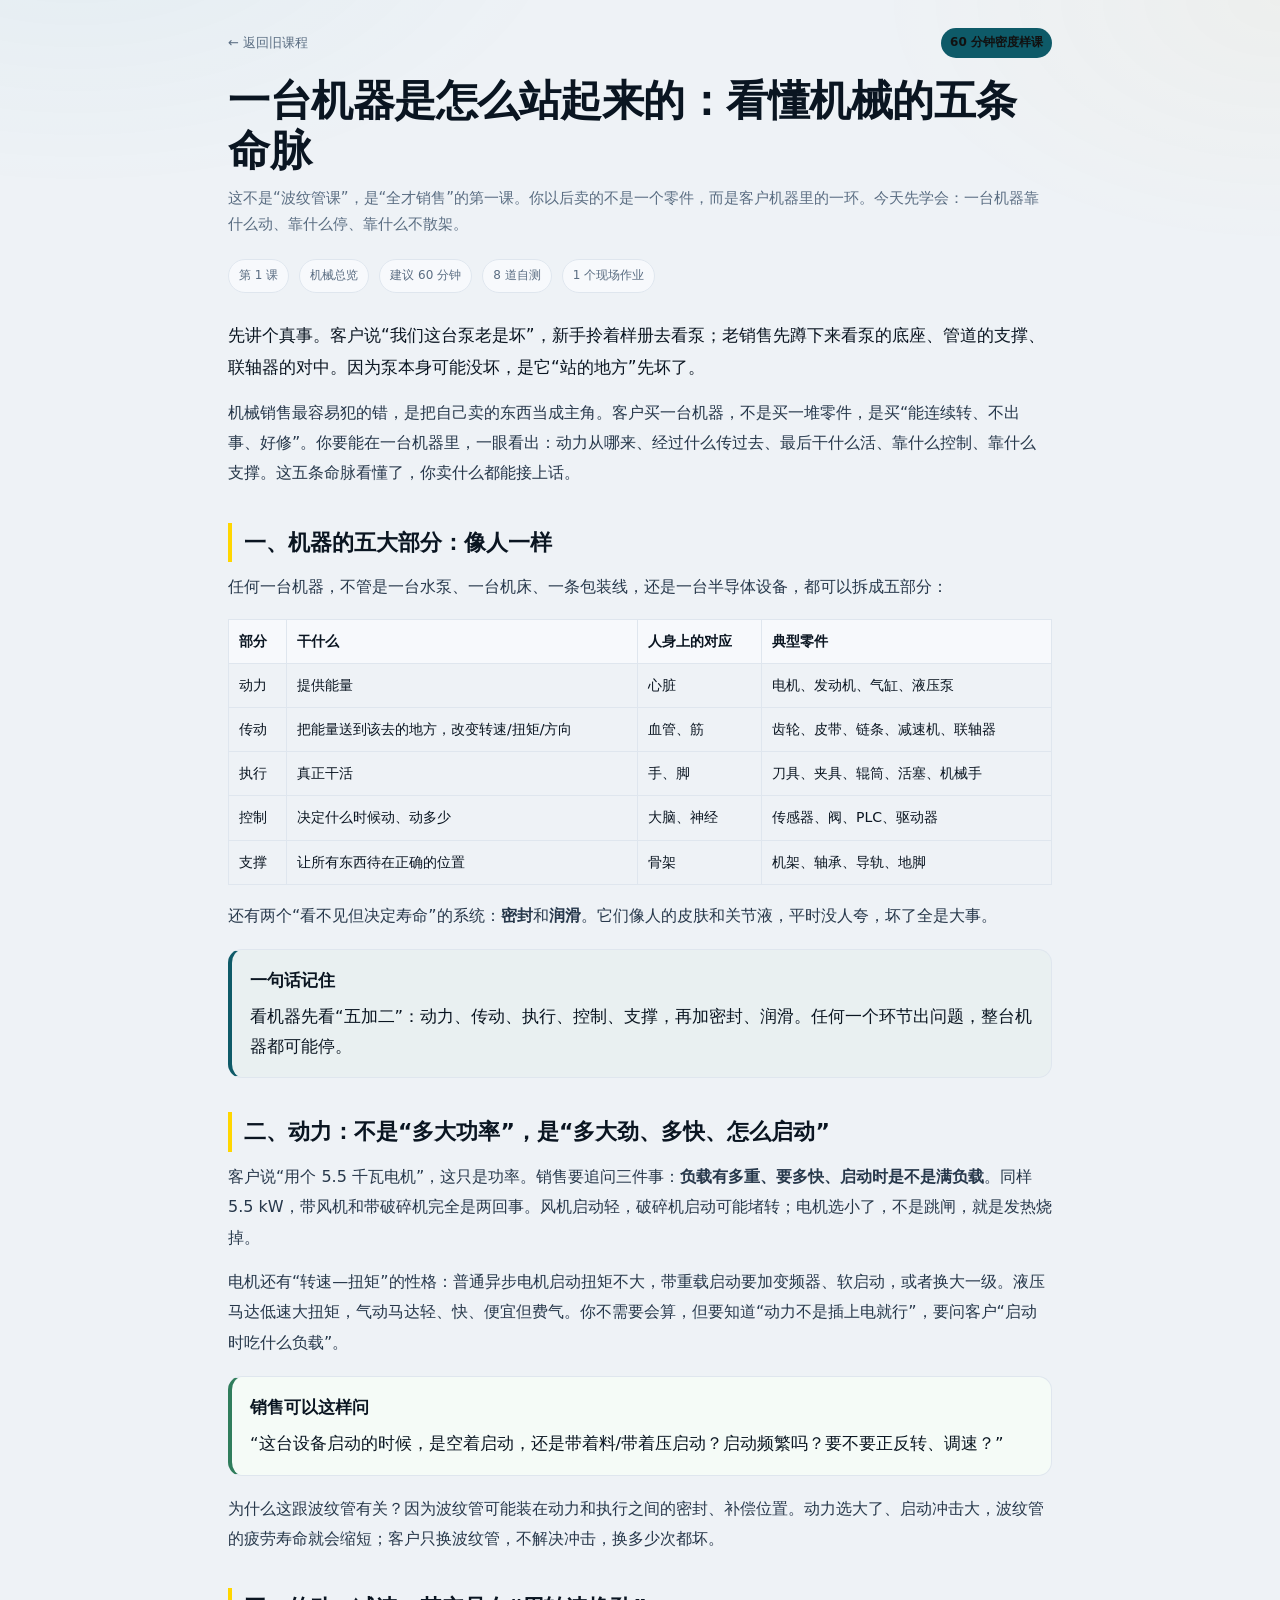
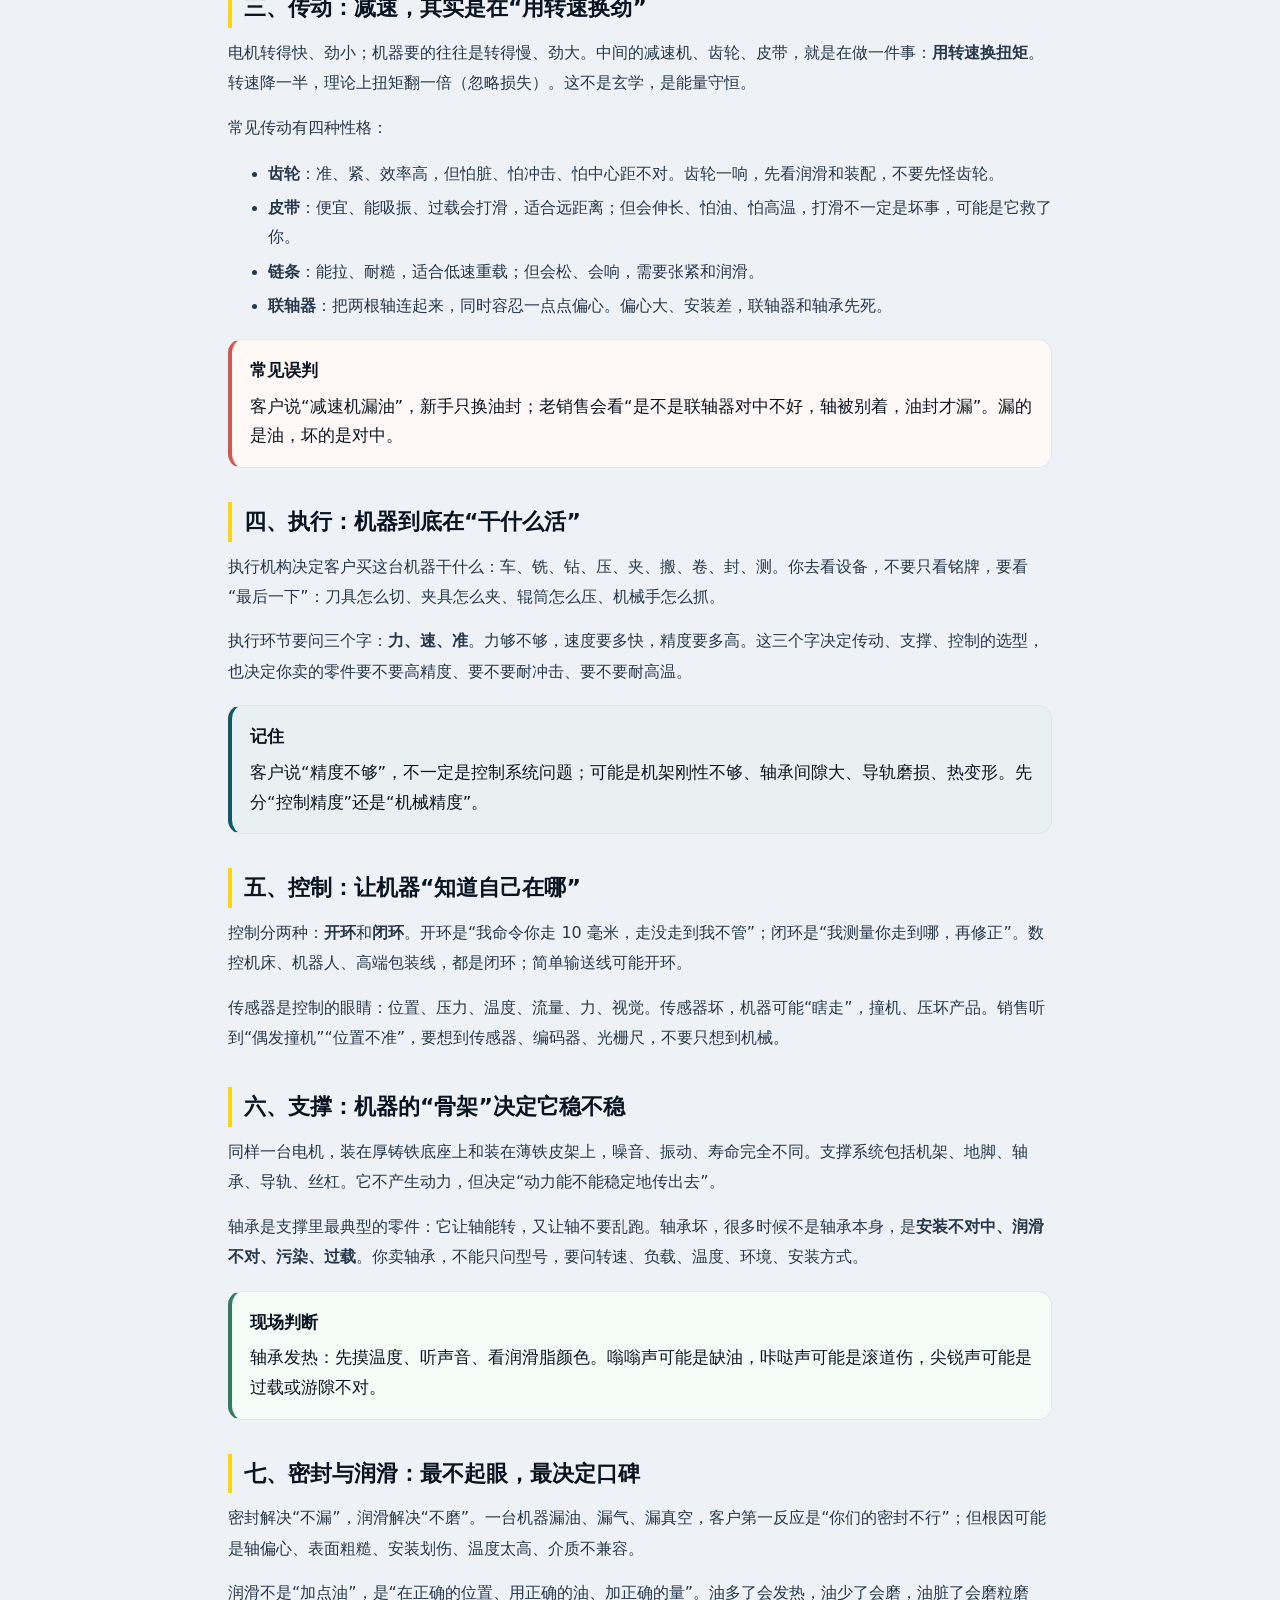
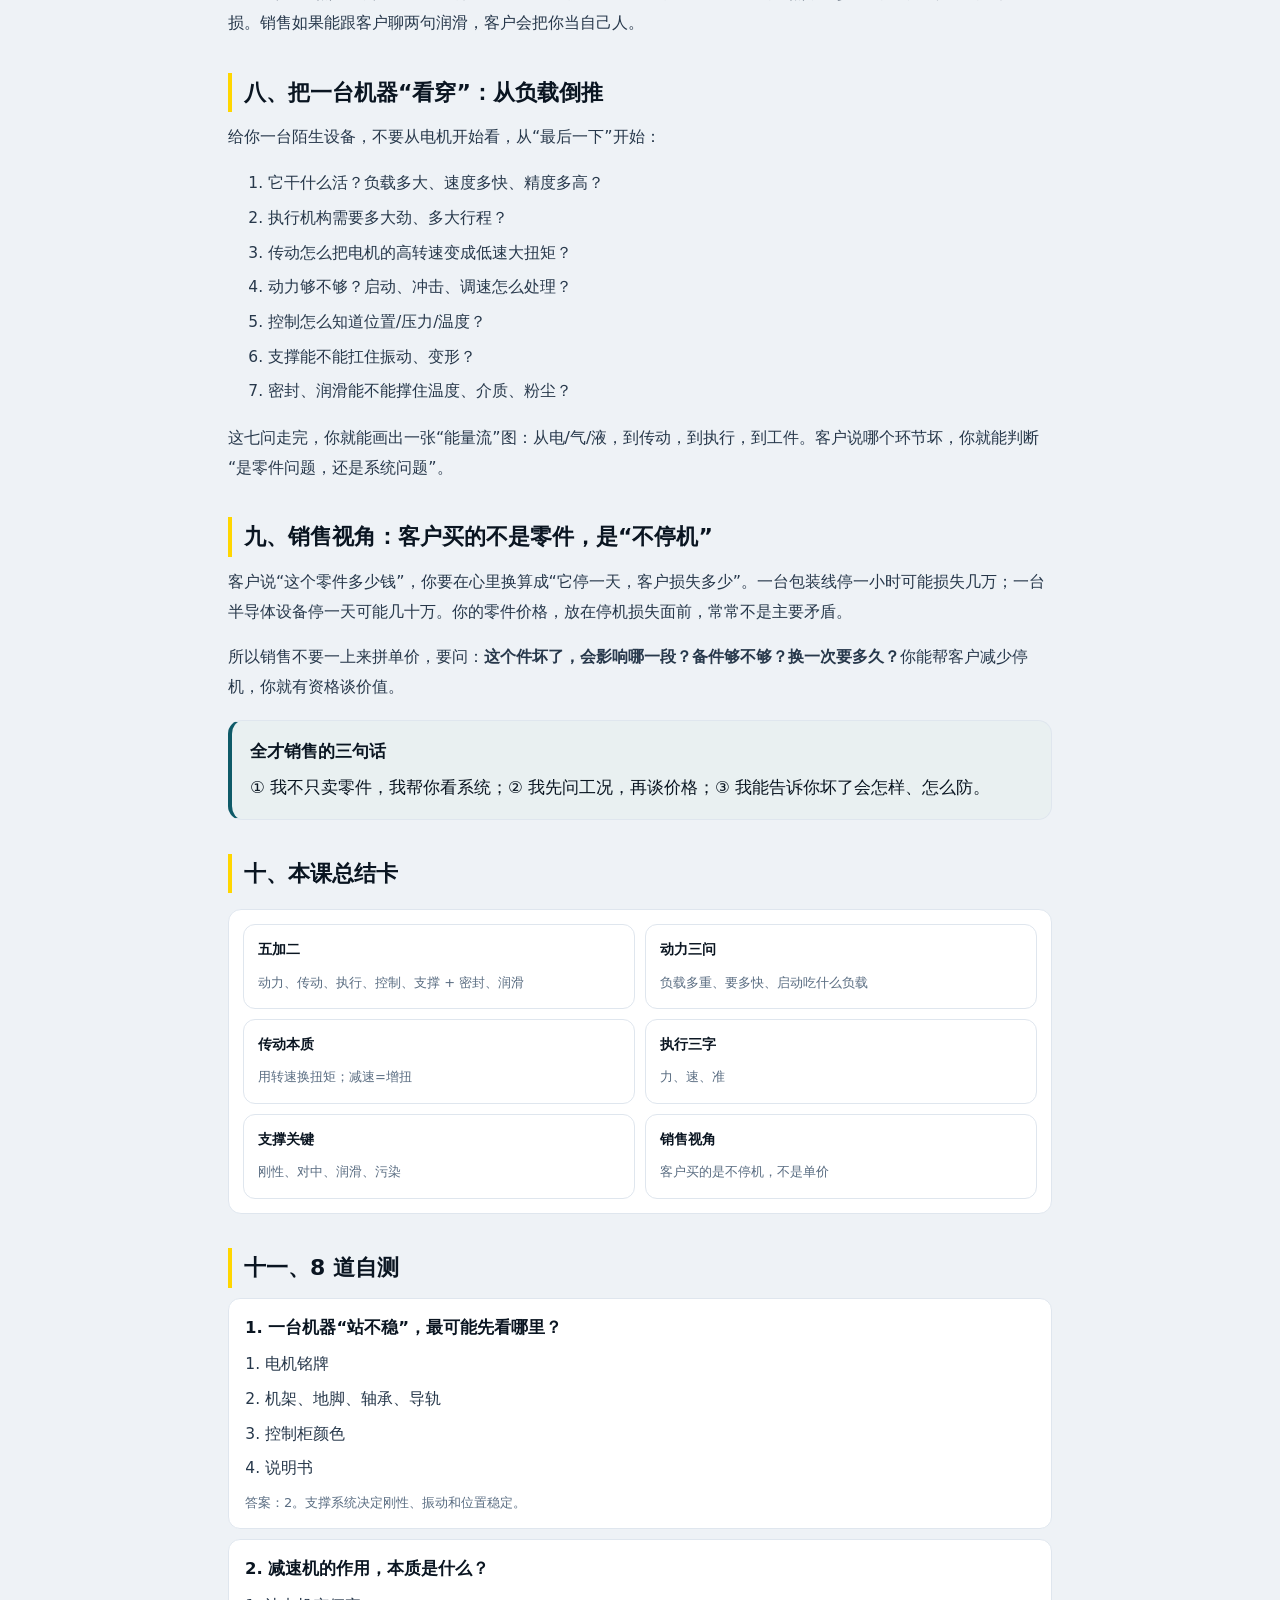
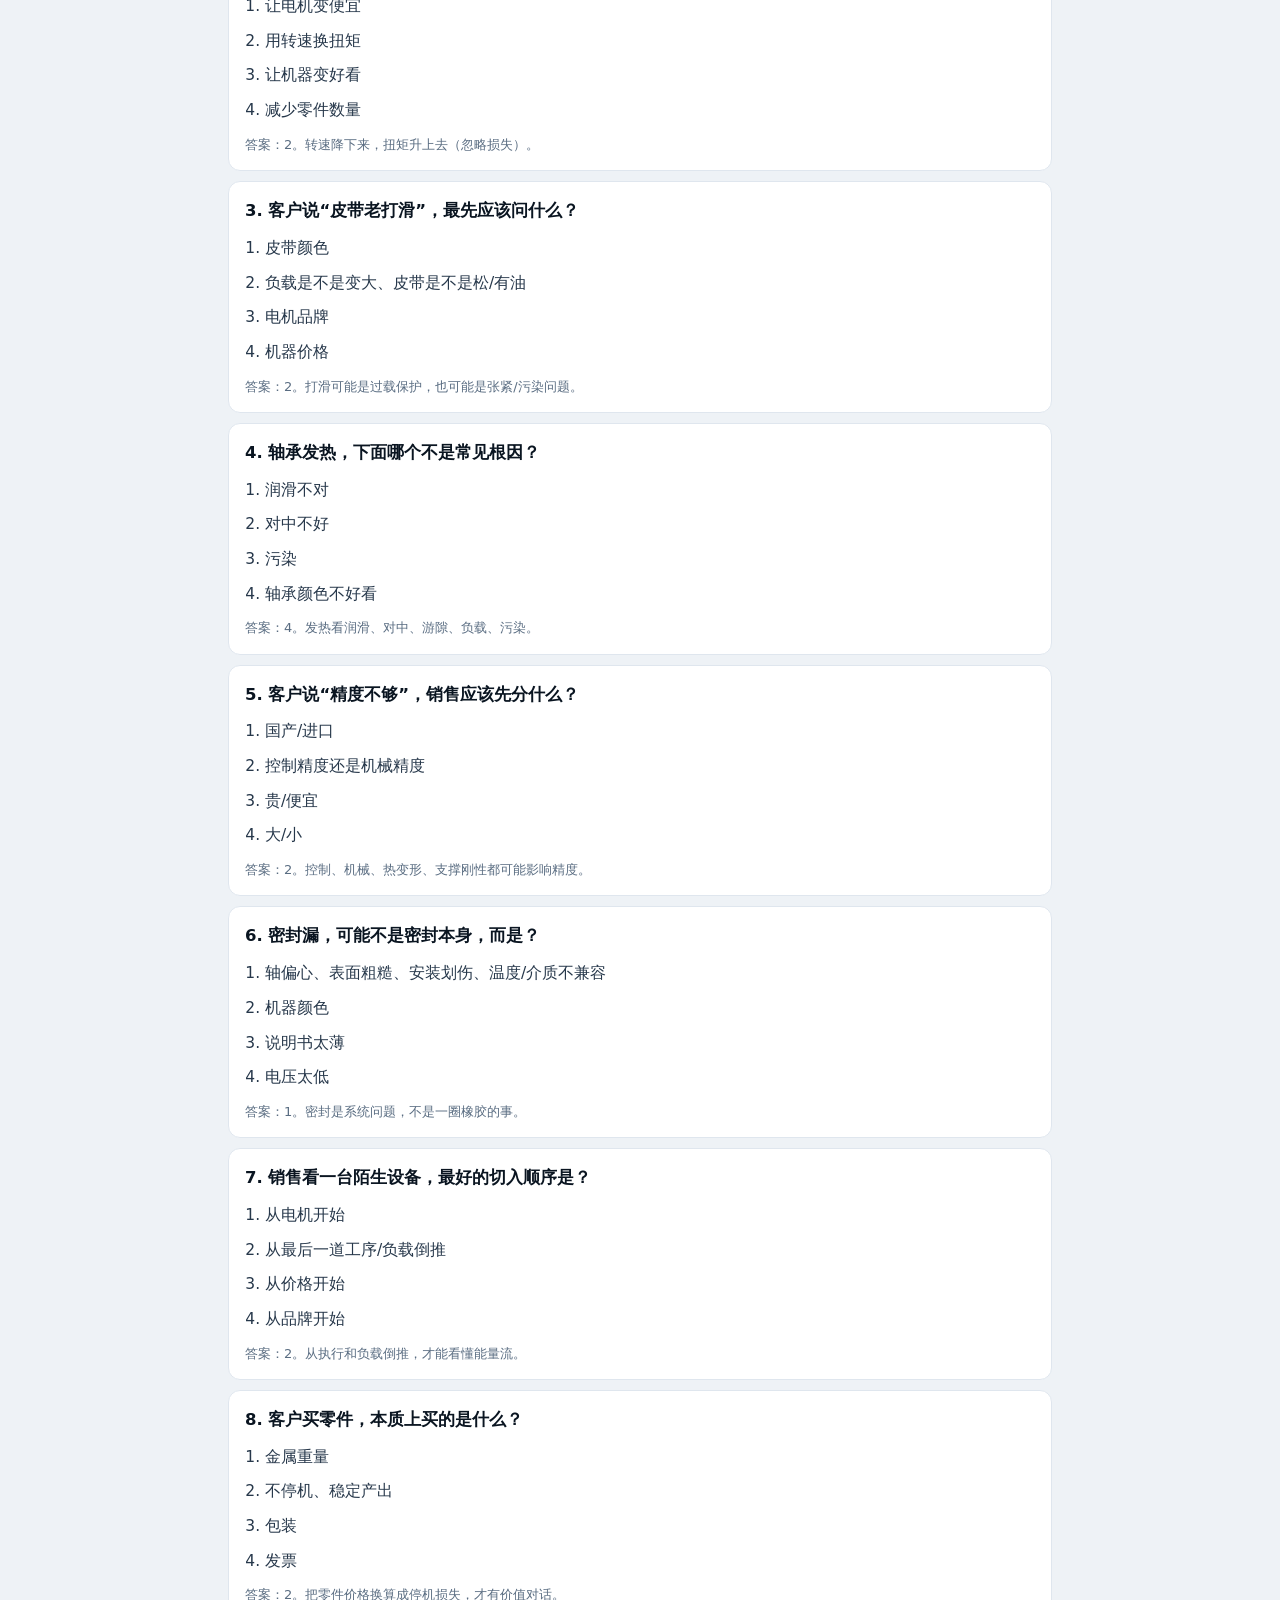
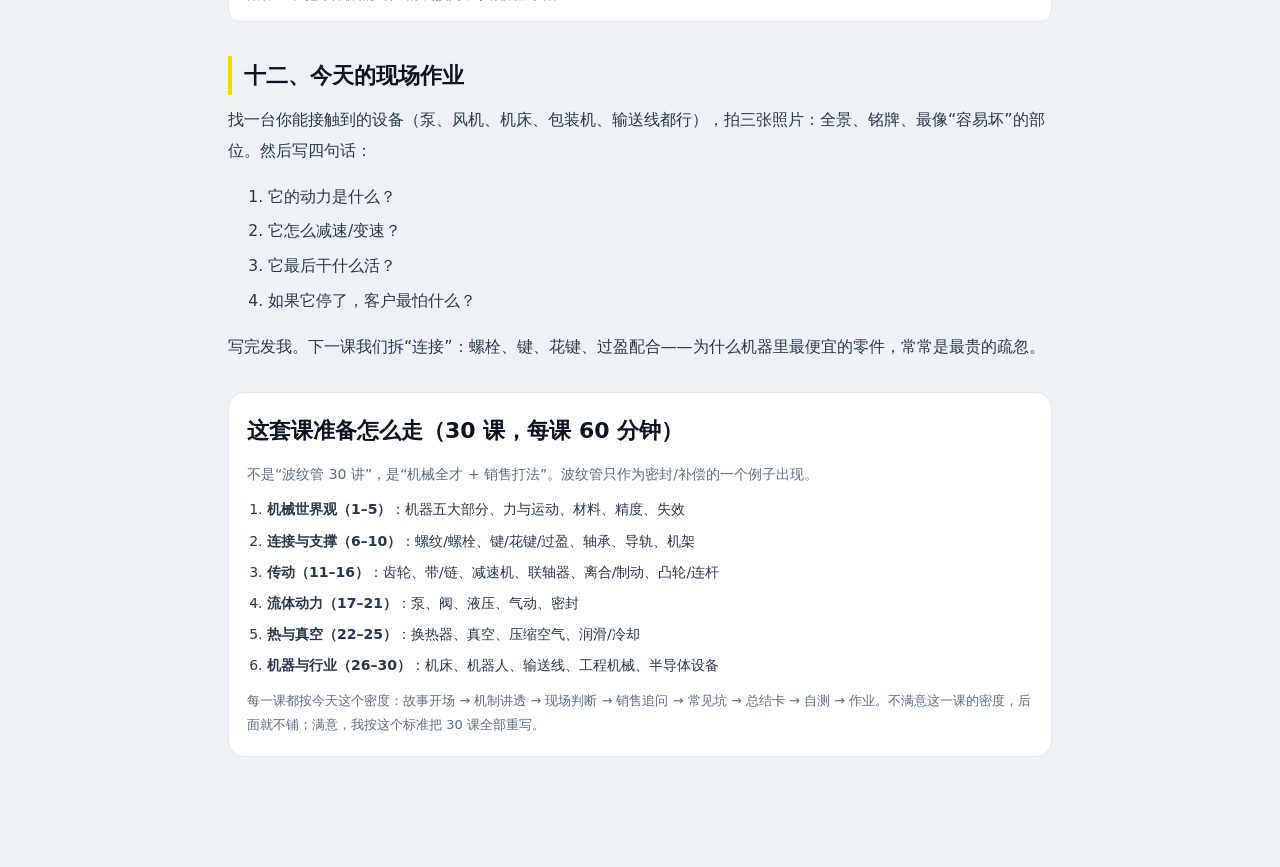
<file: v4.html>
<!DOCTYPE html>
<html lang="zh-CN">
<head>
<meta charset="utf-8">
<meta name="viewport" content="width=device-width, initial-scale=1">
<title>MW 全才销售课 · 第 1 课样课</title>
<link rel="stylesheet" href="assets/css/app.css">
<style>
  .v4-wrap{max-width:860px;margin:0 auto;padding:28px 18px 80px}
  .v4-top{display:flex;justify-content:space-between;align-items:center;gap:12px;margin-bottom:18px}
  .v4-top a{font-size:13px;color:var(--muted);text-decoration:none}
  .v4-badge{display:inline-block;background:var(--brand);color:#111;font-weight:800;font-size:12px;padding:4px 9px;border-radius:999px}
  .v4-h1{font-size:clamp(28px,4vw,42px);line-height:1.2;margin:14px 0 10px;letter-spacing:-.5px}
  .v4-sub{color:var(--muted);font-size:15px;line-height:1.7;margin:0 0 22px}
  .v4-meta{display:flex;gap:10px;flex-wrap:wrap;margin:0 0 26px}
  .v4-meta span{font-size:12px;background:var(--panel-2);border:1px solid var(--line);padding:5px 10px;border-radius:999px;color:var(--muted)}
  .v4-art h2{font-size:22px;margin:34px 0 10px;border-left:4px solid var(--mw-yellow);padding-left:12px}
  .v4-art h3{font-size:17px;margin:22px 0 8px}
  .v4-art p{font-size:16px;line-height:1.9;color:var(--ink-2);margin:0 0 14px}
  .v4-art li{font-size:15.5px;line-height:1.85;color:var(--ink-2);margin:6px 0}
  .v4-art .lead{font-size:17px;color:var(--ink)}
  .v4-art .box{border:1px solid var(--line);border-radius:14px;padding:16px 18px;margin:18px 0;background:var(--panel)}
  .v4-art .box b{display:block;margin-bottom:6px}
  .v4-art .key{border-left:4px solid var(--brand);background:color-mix(in srgb,var(--brand) 9%,var(--panel))}
  .v4-art .warn{border-left:4px solid #d9534f;background:#fff8f6}
  .v4-art .tip{border-left:4px solid #2f7d5c;background:#f5fbf7}
  .v4-art table{width:100%;border-collapse:collapse;margin:16px 0;font-size:14px}
  .v4-art th,.v4-art td{border:1px solid var(--line);padding:9px 10px;text-align:left;vertical-align:top}
  .v4-art th{background:var(--panel-2);font-weight:700}
  .v4-art .q{border:1px solid var(--line);border-radius:12px;padding:14px 16px;margin:10px 0;background:var(--panel)}
  .v4-art .q b{display:block;margin-bottom:8px}
  .v4-art .q ol{margin:0;padding-left:20px}
  .v4-art .ans{color:var(--muted);font-size:13px;margin-top:8px}
  .v4-art .card{display:grid;grid-template-columns:repeat(2,1fr);gap:10px;margin:16px 0}
  .v4-art .card div{border:1px solid var(--line);border-radius:12px;padding:12px 14px;background:var(--panel)}
  .v4-art .card b{display:block;font-size:14px;margin-bottom:4px}
  .v4-art .card span{font-size:13px;color:var(--muted);line-height:1.6}
  .v4-map{border:1px solid var(--line);border-radius:16px;padding:18px;margin:30px 0;background:var(--panel)}
  .v4-map h2{margin-top:0;border:0;padding:0}
  .v4-map ol{margin:10px 0 0;padding-left:20px}
  .v4-map li{font-size:14px;line-height:1.8}
  @media(max-width:720px){.v4-wrap{padding:20px 14px 70px}.v4-art .card{grid-template-columns:1fr}}
</style>
</head>
<body>
<div class="v4-wrap">
  <div class="v4-top">
    <a href="index.html">← 返回旧课程</a>
    <span class="v4-badge">60 分钟密度样课</span>
  </div>

  <h1 class="v4-h1">一台机器是怎么站起来的：看懂机械的五条命脉</h1>
  <p class="v4-sub">这不是“波纹管课”，是“全才销售”的第一课。你以后卖的不是一个零件，而是客户机器里的一环。今天先学会：一台机器靠什么动、靠什么停、靠什么不散架。</p>
  <div class="v4-meta">
    <span>第 1 课</span><span>机械总览</span><span>建议 60 分钟</span><span>8 道自测</span><span>1 个现场作业</span>
  </div>

  <article class="v4-art">
    <p class="lead">先讲个真事。客户说“我们这台泵老是坏”，新手拎着样册去看泵；老销售先蹲下来看泵的底座、管道的支撑、联轴器的对中。因为泵本身可能没坏，是它“站的地方”先坏了。</p>
    <p>机械销售最容易犯的错，是把自己卖的东西当成主角。客户买一台机器，不是买一堆零件，是买“能连续转、不出事、好修”。你要能在一台机器里，一眼看出：动力从哪来、经过什么传过去、最后干什么活、靠什么控制、靠什么支撑。这五条命脉看懂了，你卖什么都能接上话。</p>

    <h2>一、机器的五大部分：像人一样</h2>
    <p>任何一台机器，不管是一台水泵、一台机床、一条包装线，还是一台半导体设备，都可以拆成五部分：</p>
    <table>
      <tr><th>部分</th><th>干什么</th><th>人身上的对应</th><th>典型零件</th></tr>
      <tr><td>动力</td><td>提供能量</td><td>心脏</td><td>电机、发动机、气缸、液压泵</td></tr>
      <tr><td>传动</td><td>把能量送到该去的地方，改变转速/扭矩/方向</td><td>血管、筋</td><td>齿轮、皮带、链条、减速机、联轴器</td></tr>
      <tr><td>执行</td><td>真正干活</td><td>手、脚</td><td>刀具、夹具、辊筒、活塞、机械手</td></tr>
      <tr><td>控制</td><td>决定什么时候动、动多少</td><td>大脑、神经</td><td>传感器、阀、PLC、驱动器</td></tr>
      <tr><td>支撑</td><td>让所有东西待在正确的位置</td><td>骨架</td><td>机架、轴承、导轨、地脚</td></tr>
    </table>
    <p>还有两个“看不见但决定寿命”的系统：<b>密封</b>和<b>润滑</b>。它们像人的皮肤和关节液，平时没人夸，坏了全是大事。</p>
    <div class="box key"><b>一句话记住</b>看机器先看“五加二”：动力、传动、执行、控制、支撑，再加密封、润滑。任何一个环节出问题，整台机器都可能停。</div>

    <h2>二、动力：不是“多大功率”，是“多大劲、多快、怎么启动”</h2>
    <p>客户说“用个 5.5 千瓦电机”，这只是功率。销售要追问三件事：<b>负载有多重、要多快、启动时是不是满负载</b>。同样 5.5 kW，带风机和带破碎机完全是两回事。风机启动轻，破碎机启动可能堵转；电机选小了，不是跳闸，就是发热烧掉。</p>
    <p>电机还有“转速—扭矩”的性格：普通异步电机启动扭矩不大，带重载启动要加变频器、软启动，或者换大一级。液压马达低速大扭矩，气动马达轻、快、便宜但费气。你不需要会算，但要知道“动力不是插上电就行”，要问客户“启动时吃什么负载”。</p>
    <div class="box tip"><b>销售可以这样问</b>“这台设备启动的时候，是空着启动，还是带着料/带着压启动？启动频繁吗？要不要正反转、调速？”</div>
    <p>为什么这跟波纹管有关？因为波纹管可能装在动力和执行之间的密封、补偿位置。动力选大了、启动冲击大，波纹管的疲劳寿命就会缩短；客户只换波纹管，不解决冲击，换多少次都坏。</p>

    <h2>三、传动：减速，其实是在“用转速换劲”</h2>
    <p>电机转得快、劲小；机器要的往往是转得慢、劲大。中间的减速机、齿轮、皮带，就是在做一件事：<b>用转速换扭矩</b>。转速降一半，理论上扭矩翻一倍（忽略损失）。这不是玄学，是能量守恒。</p>
    <p>常见传动有四种性格：</p>
    <ul>
      <li><b>齿轮</b>：准、紧、效率高，但怕脏、怕冲击、怕中心距不对。齿轮一响，先看润滑和装配，不要先怪齿轮。</li>
      <li><b>皮带</b>：便宜、能吸振、过载会打滑，适合远距离；但会伸长、怕油、怕高温，打滑不一定是坏事，可能是它救了你。</li>
      <li><b>链条</b>：能拉、耐糙，适合低速重载；但会松、会响，需要张紧和润滑。</li>
      <li><b>联轴器</b>：把两根轴连起来，同时容忍一点点偏心。偏心大、安装差，联轴器和轴承先死。</li>
    </ul>
    <div class="box warn"><b>常见误判</b>客户说“减速机漏油”，新手只换油封；老销售会看“是不是联轴器对中不好，轴被别着，油封才漏”。漏的是油，坏的是对中。</div>

    <h2>四、执行：机器到底在“干什么活”</h2>
    <p>执行机构决定客户买这台机器干什么：车、铣、钻、压、夹、搬、卷、封、测。你去看设备，不要只看铭牌，要看“最后一下”：刀具怎么切、夹具怎么夹、辊筒怎么压、机械手怎么抓。</p>
    <p>执行环节要问三个字：<b>力、速、准</b>。力够不够，速度要多快，精度要多高。这三个字决定传动、支撑、控制的选型，也决定你卖的零件要不要高精度、要不要耐冲击、要不要耐高温。</p>
    <div class="box key"><b>记住</b>客户说“精度不够”，不一定是控制系统问题；可能是机架刚性不够、轴承间隙大、导轨磨损、热变形。先分“控制精度”还是“机械精度”。</div>

    <h2>五、控制：让机器“知道自己在哪”</h2>
    <p>控制分两种：<b>开环</b>和<b>闭环</b>。开环是“我命令你走 10 毫米，走没走到我不管”；闭环是“我测量你走到哪，再修正”。数控机床、机器人、高端包装线，都是闭环；简单输送线可能开环。</p>
    <p>传感器是控制的眼睛：位置、压力、温度、流量、力、视觉。传感器坏，机器可能“瞎走”，撞机、压坏产品。销售听到“偶发撞机”“位置不准”，要想到传感器、编码器、光栅尺，不要只想到机械。</p>

    <h2>六、支撑：机器的“骨架”决定它稳不稳</h2>
    <p>同样一台电机，装在厚铸铁底座上和装在薄铁皮架上，噪音、振动、寿命完全不同。支撑系统包括机架、地脚、轴承、导轨、丝杠。它不产生动力，但决定“动力能不能稳定地传出去”。</p>
    <p>轴承是支撑里最典型的零件：它让轴能转，又让轴不要乱跑。轴承坏，很多时候不是轴承本身，是<b>安装不对中、润滑不对、污染、过载</b>。你卖轴承，不能只问型号，要问转速、负载、温度、环境、安装方式。</p>
    <div class="box tip"><b>现场判断</b>轴承发热：先摸温度、听声音、看润滑脂颜色。嗡嗡声可能是缺油，咔哒声可能是滚道伤，尖锐声可能是过载或游隙不对。</div>

    <h2>七、密封与润滑：最不起眼，最决定口碑</h2>
    <p>密封解决“不漏”，润滑解决“不磨”。一台机器漏油、漏气、漏真空，客户第一反应是“你们的密封不行”；但根因可能是轴偏心、表面粗糙、安装划伤、温度太高、介质不兼容。</p>
    <p>润滑不是“加点油”，是“在正确的位置、用正确的油、加正确的量”。油多了会发热，油少了会磨，油脏了会磨粒磨损。销售如果能跟客户聊两句润滑，客户会把你当自己人。</p>

    <h2>八、把一台机器“看穿”：从负载倒推</h2>
    <p>给你一台陌生设备，不要从电机开始看，从“最后一下”开始：</p>
    <ol>
      <li>它干什么活？负载多大、速度多快、精度多高？</li>
      <li>执行机构需要多大劲、多大行程？</li>
      <li>传动怎么把电机的高转速变成低速大扭矩？</li>
      <li>动力够不够？启动、冲击、调速怎么处理？</li>
      <li>控制怎么知道位置/压力/温度？</li>
      <li>支撑能不能扛住振动、变形？</li>
      <li>密封、润滑能不能撑住温度、介质、粉尘？</li>
    </ol>
    <p>这七问走完，你就能画出一张“能量流”图：从电/气/液，到传动，到执行，到工件。客户说哪个环节坏，你就能判断“是零件问题，还是系统问题”。</p>

    <h2>九、销售视角：客户买的不是零件，是“不停机”</h2>
    <p>客户说“这个零件多少钱”，你要在心里换算成“它停一天，客户损失多少”。一台包装线停一小时可能损失几万；一台半导体设备停一天可能几十万。你的零件价格，放在停机损失面前，常常不是主要矛盾。</p>
    <p>所以销售不要一上来拼单价，要问：<b>这个件坏了，会影响哪一段？备件够不够？换一次要多久？</b>你能帮客户减少停机，你就有资格谈价值。</p>
    <div class="box key"><b>全才销售的三句话</b>① 我不只卖零件，我帮你看系统；② 我先问工况，再谈价格；③ 我能告诉你坏了会怎样、怎么防。</div>

    <h2>十、本课总结卡</h2>
    <div class="card">
      <div><b>五加二</b><span>动力、传动、执行、控制、支撑 + 密封、润滑</span></div>
      <div><b>动力三问</b><span>负载多重、要多快、启动吃什么负载</span></div>
      <div><b>传动本质</b><span>用转速换扭矩；减速=增扭</span></div>
      <div><b>执行三字</b><span>力、速、准</span></div>
      <div><b>支撑关键</b><span>刚性、对中、润滑、污染</span></div>
      <div><b>销售视角</b><span>客户买的是不停机，不是单价</span></div>
    </div>

    <h2>十一、8 道自测</h2>
    <div class="q"><b>1. 一台机器“站不稳”，最可能先看哪里？</b><ol><li>电机铭牌</li><li>机架、地脚、轴承、导轨</li><li>控制柜颜色</li><li>说明书</li></ol><div class="ans">答案：2。支撑系统决定刚性、振动和位置稳定。</div></div>
    <div class="q"><b>2. 减速机的作用，本质是什么？</b><ol><li>让电机变便宜</li><li>用转速换扭矩</li><li>让机器变好看</li><li>减少零件数量</li></ol><div class="ans">答案：2。转速降下来，扭矩升上去（忽略损失）。</div></div>
    <div class="q"><b>3. 客户说“皮带老打滑”，最先应该问什么？</b><ol><li>皮带颜色</li><li>负载是不是变大、皮带是不是松/有油</li><li>电机品牌</li><li>机器价格</li></ol><div class="ans">答案：2。打滑可能是过载保护，也可能是张紧/污染问题。</div></div>
    <div class="q"><b>4. 轴承发热，下面哪个不是常见根因？</b><ol><li>润滑不对</li><li>对中不好</li><li>污染</li><li>轴承颜色不好看</li></ol><div class="ans">答案：4。发热看润滑、对中、游隙、负载、污染。</div></div>
    <div class="q"><b>5. 客户说“精度不够”，销售应该先分什么？</b><ol><li>国产/进口</li><li>控制精度还是机械精度</li><li>贵/便宜</li><li>大/小</li></ol><div class="ans">答案：2。控制、机械、热变形、支撑刚性都可能影响精度。</div></div>
    <div class="q"><b>6. 密封漏，可能不是密封本身，而是？</b><ol><li>轴偏心、表面粗糙、安装划伤、温度/介质不兼容</li><li>机器颜色</li><li>说明书太薄</li><li>电压太低</li></ol><div class="ans">答案：1。密封是系统问题，不是一圈橡胶的事。</div></div>
    <div class="q"><b>7. 销售看一台陌生设备，最好的切入顺序是？</b><ol><li>从电机开始</li><li>从最后一道工序/负载倒推</li><li>从价格开始</li><li>从品牌开始</li></ol><div class="ans">答案：2。从执行和负载倒推，才能看懂能量流。</div></div>
    <div class="q"><b>8. 客户买零件，本质上买的是什么？</b><ol><li>金属重量</li><li>不停机、稳定产出</li><li>包装</li><li>发票</li></ol><div class="ans">答案：2。把零件价格换算成停机损失，才有价值对话。</div></div>

    <h2>十二、今天的现场作业</h2>
    <p>找一台你能接触到的设备（泵、风机、机床、包装机、输送线都行），拍三张照片：全景、铭牌、最像“容易坏”的部位。然后写四句话：</p>
    <ol>
      <li>它的动力是什么？</li>
      <li>它怎么减速/变速？</li>
      <li>它最后干什么活？</li>
      <li>如果它停了，客户最怕什么？</li>
    </ol>
    <p>写完发我。下一课我们拆“连接”：螺栓、键、花键、过盈配合——为什么机器里最便宜的零件，常常是最贵的疏忽。</p>

    <div class="v4-map">
      <h2>这套课准备怎么走（30 课，每课 60 分钟）</h2>
      <p style="font-size:14px;color:var(--muted);margin:6px 0 0">不是“波纹管 30 讲”，是“机械全才 + 销售打法”。波纹管只作为密封/补偿的一个例子出现。</p>
      <ol>
        <li><b>机械世界观（1–5）</b>：机器五大部分、力与运动、材料、精度、失效</li>
        <li><b>连接与支撑（6–10）</b>：螺纹/螺栓、键/花键/过盈、轴承、导轨、机架</li>
        <li><b>传动（11–16）</b>：齿轮、带/链、减速机、联轴器、离合/制动、凸轮/连杆</li>
        <li><b>流体动力（17–21）</b>：泵、阀、液压、气动、密封</li>
        <li><b>热与真空（22–25）</b>：换热器、真空、压缩空气、润滑/冷却</li>
        <li><b>机器与行业（26–30）</b>：机床、机器人、输送线、工程机械、半导体设备</li>
      </ol>
      <p style="font-size:13px;color:var(--muted);margin:10px 0 0">每一课都按今天这个密度：故事开场 → 机制讲透 → 现场判断 → 销售追问 → 常见坑 → 总结卡 → 自测 → 作业。不满意这一课的密度，后面就不铺；满意，我按这个标准把 30 课全部重写。</p>
    </div>
  </article>
</div>
</body>
</html>
</file>
<file: assets/css/app.css>
/* ============================================================
   MW 閿€鍞伐绋嬪笀璁粌钀?路 绔欑偣鏍峰紡
   绉诲姩浼樺厛锛屾棤澶栭儴渚濊禆锛宖ile:// 鐩存帴鍙敤
   ============================================================ */

:root{
  --bg:#f5f8fc; --panel:#ffffff; --panel-2:#fbfcfe;
  --ink:#0e1726; --ink-2:#33445c; --muted:#5f7189;
  --line:#e2e9f3; --line-2:#cfdae9;
  --brand:#0f766e; --brand-2:#14b8a6; --brand-soft:#e6f6f3;
  --accent:#b45309; --accent-soft:#fdf3e3;
  --blue:#1d4ed8; --blue-soft:#eaf0ff;
  --danger:#b91c1c;
  --shadow:0 1px 2px rgba(15,23,42,.04),0 8px 24px -12px rgba(15,23,42,.15);
  --shadow-lg:0 20px 50px -24px rgba(15,23,42,.28);
  --r:16px; --r-sm:10px;
  --max:1120px;
  --font:"Segoe UI","Microsoft YaHei","PingFang SC","Hiragino Sans GB",system-ui,-apple-system,sans-serif;
  --mono:"Cascadia Code",Consolas,"SF Mono",monospace;
}
html[data-theme="dark"]{
  --bg:#080f19; --panel:#0f1a29; --panel-2:#0c1522;
  --ink:#e8eff9; --ink-2:#c2d0e2; --muted:#8fa1b8;
  --line:#1b2a3e; --line-2:#26374e;
  --brand:#2dd4bf; --brand-2:#5eead4; --brand-soft:#0d2b2a;
  --accent:#fbbf24; --accent-soft:#2a2110;
  --blue:#7aa2ff; --blue-soft:#141f38;
  --danger:#f87171;
  --shadow:0 1px 2px rgba(0,0,0,.3),0 12px 30px -16px rgba(0,0,0,.6);
  --shadow-lg:0 24px 60px -28px rgba(0,0,0,.8);
}

*{box-sizing:border-box}
[hidden]{display:none!important}
html{-webkit-text-size-adjust:100%;scroll-behavior:smooth}
body{
  margin:0;background:var(--bg);color:var(--ink);font-family:var(--font);
  font-size:16px;line-height:1.75;overflow-x:hidden;
  -webkit-font-smoothing:antialiased;text-rendering:optimizeLegibility;
}
body::before{
  content:"";position:fixed;inset:0;z-index:-1;pointer-events:none;opacity:.55;
  background:
    radial-gradient(760px 420px at 8% -8%, rgba(20,184,166,.12), transparent 62%),
    radial-gradient(700px 420px at 100% 0%, rgba(37,99,235,.09), transparent 58%);
}
img,svg{max-width:100%;display:block}
a{color:var(--brand);text-decoration:none}
a:hover{text-decoration:underline}
button{font-family:inherit}
b,strong{font-weight:650}
code{font-family:var(--mono);font-size:.88em;background:var(--panel-2);border:1px solid var(--line);padding:1px 6px;border-radius:6px;color:var(--brand)}
sub,sup{font-size:.7em}
:focus-visible{outline:2px solid var(--brand);outline-offset:2px;border-radius:6px}

/* ---------- 椤堕儴杩涘害鏉?---------- */
.scroll-progress{position:fixed;top:0;left:0;right:0;height:3px;z-index:90;background:transparent}
.scroll-progress i{display:block;height:100%;width:0;background:linear-gradient(90deg,var(--brand),var(--brand-2));transition:width .12s linear}

/* ---------- 澶撮儴 ---------- */
.hdr{
  position:sticky;top:0;z-index:70;
  background:var(--bg);
  background:color-mix(in srgb, var(--bg) 82%, transparent);
  backdrop-filter:saturate(1.4) blur(14px);
  -webkit-backdrop-filter:saturate(1.4) blur(14px);
  border-bottom:1px solid var(--line);
}
.hdr-in{
  max-width:var(--max);margin:0 auto;padding:10px clamp(14px,3vw,24px);
  display:flex;align-items:center;gap:16px;
}
.brand{display:flex;align-items:center;gap:10px;color:inherit;min-width:0}
.brand:hover{text-decoration:none}
.brand-mark{
  width:38px;height:38px;flex:0 0 38px;border-radius:11px;display:grid;place-items:center;
  background:linear-gradient(150deg,var(--brand),var(--brand-2));color:#04231f;
  font-weight:800;font-size:13px;letter-spacing:.4px;box-shadow:var(--shadow);
}
.brand-txt{display:flex;flex-direction:column;line-height:1.25;min-width:0}
.brand-txt b{font-size:14.5px;letter-spacing:.2px;white-space:nowrap}
.brand-txt i{font-style:normal;font-size:11px;color:var(--muted);white-space:nowrap}
.nav{display:flex;gap:4px;margin-left:auto}
.nav a{
  padding:7px 13px;border-radius:9px;color:var(--ink-2);font-size:13.5px;font-weight:500;
  transition:background .16s,color .16s;white-space:nowrap;
}
.nav a:hover{background:var(--panel);color:var(--ink);text-decoration:none}
.nav a.on{background:var(--brand-soft);color:var(--brand);font-weight:650}
.hdr-right{display:flex;align-items:center;gap:8px}
.hdr-progress{
  font-size:12px;font-variant-numeric:tabular-nums;color:var(--muted);
  border:1px solid var(--line);background:var(--panel);padding:4px 10px;border-radius:99px;white-space:nowrap;
}
.icon-btn{
  width:38px;height:38px;display:grid;place-items:center;border-radius:10px;cursor:pointer;
  background:var(--panel);border:1px solid var(--line);color:var(--ink-2);transition:.16s;
}
.icon-btn:hover{border-color:var(--line-2);color:var(--ink);transform:translateY(-1px)}

/* ---------- 甯冨眬 ---------- */
.app{max-width:var(--max);margin:0 auto;padding:clamp(18px,3vw,32px) clamp(14px,3vw,24px) 120px;min-height:60vh}
.foot{border-top:1px solid var(--line);background:var(--panel-2)}
.foot-in{max-width:var(--max);margin:0 auto;padding:22px clamp(14px,3vw,24px) 90px;color:var(--muted);font-size:12.5px}
.foot p{margin:0 0 4px}
.foot .fine{font-size:11.5px;opacity:.85}

/* ---------- 棣栭〉 ---------- */
.hero{
  position:relative;overflow:hidden;border-radius:22px;padding:clamp(24px,4.4vw,44px);
  background:linear-gradient(135deg,color-mix(in srgb,var(--brand) 12%,var(--panel)),var(--panel) 62%);
  border:1px solid var(--line);box-shadow:var(--shadow);
}
.hero::after{
  content:"";position:absolute;right:-90px;top:-110px;width:320px;height:320px;border-radius:50%;
  background:radial-gradient(circle,rgba(20,184,166,.22),transparent 68%);pointer-events:none;
}
.eyebrow{font-size:12px;letter-spacing:1.6px;text-transform:uppercase;color:var(--brand);font-weight:700;margin:0 0 10px}
.hero h1{
  margin:0 0 12px;font-size:clamp(24px,4.6vw,40px);line-height:1.24;letter-spacing:-.2px;font-weight:750;
}
.hero h1 em{font-style:normal;color:var(--brand)}
.hero p{margin:0;color:var(--ink-2);font-size:clamp(14px,1.6vw,16px);max-width:58ch}
.hero-actions{display:flex;flex-wrap:wrap;gap:10px;margin-top:22px}
.btn{
  display:inline-flex;align-items:center;gap:8px;border-radius:11px;padding:11px 18px;
  font-size:14px;font-weight:600;cursor:pointer;border:1px solid transparent;transition:.16s;
  text-decoration:none;line-height:1.2;min-height:44px;
}
.btn:hover{text-decoration:none;transform:translateY(-1px)}
.btn-primary{background:linear-gradient(180deg,var(--brand-2),var(--brand));color:#04231f;box-shadow:0 8px 20px -12px rgba(15,118,110,.8)}
.btn-ghost{background:var(--panel);border-color:var(--line-2);color:var(--ink)}
.btn-ghost:hover{border-color:var(--brand);color:var(--brand)}
.btn-sm{padding:7px 12px;font-size:12.5px;min-height:34px;border-radius:9px}

.stats{display:grid;grid-template-columns:repeat(3,1fr);gap:10px;margin:18px 0 0}
.stat{background:var(--panel);border:1px solid var(--line);border-radius:14px;padding:14px 16px;box-shadow:var(--shadow)}
.stat b{display:block;font-size:clamp(20px,2.6vw,26px);line-height:1.2;font-variant-numeric:tabular-nums}
.stat span{font-size:11.5px;color:var(--muted);letter-spacing:.3px}

.section{margin-top:34px}
.section-h{display:flex;align-items:baseline;justify-content:space-between;gap:12px;margin-bottom:14px}
.section-h h2{margin:0;font-size:clamp(17px,2.2vw,20px);letter-spacing:.2px}
.section-h .more{font-size:12.5px;color:var(--muted)}

/* 浠婃棩鍗＄墖 */
.today{
  display:grid;grid-template-columns:1fr auto;gap:18px;align-items:center;
  border:1px solid var(--line);border-radius:18px;padding:clamp(18px,3vw,26px);
  background:linear-gradient(120deg,var(--panel),var(--panel-2));box-shadow:var(--shadow);
  position:relative;overflow:hidden;
}
.today::before{content:"";position:absolute;left:0;top:0;bottom:0;width:4px;background:linear-gradient(180deg,var(--brand-2),var(--brand))}
.today-tag{
  display:inline-flex;align-items:center;gap:6px;font-size:11.5px;font-weight:700;letter-spacing:.6px;
  color:var(--brand);background:var(--brand-soft);border:1px solid color-mix(in srgb,var(--brand) 25%,transparent);
  padding:3px 10px;border-radius:99px;margin-bottom:10px;
}
.today h3{margin:0 0 6px;font-size:clamp(17px,2.4vw,21px);line-height:1.35}
.today p{margin:0;color:var(--muted);font-size:13.5px}
.today-meta{display:flex;gap:12px;flex-wrap:wrap;margin-top:10px;font-size:12px;color:var(--muted)}
.today-meta span{display:inline-flex;align-items:center;gap:5px}
.dot{width:6px;height:6px;border-radius:50%;background:var(--brand);display:inline-block}

/* 鍛ㄥ垪琛?*/
.weeks{display:grid;gap:12px}
.week{border:1px solid var(--line);border-radius:16px;background:var(--panel);overflow:hidden;box-shadow:var(--shadow)}
.week-h{display:flex;align-items:center;gap:12px;padding:14px 16px;border-bottom:1px solid var(--line);background:var(--panel-2)}
.week-n{
  flex:0 0 auto;font-size:11px;font-weight:800;letter-spacing:.5px;color:var(--brand);
  background:var(--brand-soft);border-radius:8px;padding:4px 9px;
}
.week-h h3{margin:0;font-size:14.5px;flex:1;min-width:0}
.week-h .cnt{font-size:11.5px;color:var(--muted);white-space:nowrap}
.lessons{list-style:none;margin:0;padding:6px}
.lesson-row{
  display:flex;align-items:center;gap:12px;padding:10px 10px;border-radius:11px;
  color:var(--ink-2);transition:background .14s;text-decoration:none;
}
a.lesson-row:hover{background:var(--panel-2);text-decoration:none}
.lesson-row .idx{
  flex:0 0 30px;height:30px;border-radius:9px;display:grid;place-items:center;
  font-size:11.5px;font-weight:700;background:var(--panel-2);border:1px solid var(--line);color:var(--muted);
  font-variant-numeric:tabular-nums;
}
.lesson-row .t{flex:1;min-width:0;font-size:13.5px;line-height:1.45}
.lesson-row .t small{display:block;color:var(--muted);font-size:11.5px;margin-top:2px}
.lesson-row .st{font-size:11px;color:var(--muted);white-space:nowrap}
.lesson-row.done .idx{background:var(--brand);border-color:var(--brand);color:#04231f}
.lesson-row.done .st{color:var(--brand);font-weight:600}
.lesson-row.today{background:var(--brand-soft)}
.lesson-row.today .idx{background:linear-gradient(180deg,var(--brand-2),var(--brand));color:#04231f;border-color:transparent}
.lesson-row.locked{opacity:.62;cursor:not-allowed}
.lesson-row.locked .st{color:var(--muted)}

/* ---------- 璇剧▼椤?---------- */
.crumb{font-size:12.5px;color:var(--muted);margin-bottom:14px}
.crumb a{color:var(--muted)}
.crumb a:hover{color:var(--brand)}

.lesson-wrap{display:grid;gap:28px;max-width:1040px;margin:0 auto}
.article{min-width:0}
@media(max-width:720px){
  .lesson-wrap{display:block!important;width:100%!important;max-width:100%!important}
  .toc{display:none!important}
  .article{width:100%!important;max-width:100%!important}
  .tbl{width:100%!important;max-width:100%!important}
}
.basics-wrap{display:block;max-width:900px}
.basics-wrap .article{max-width:none}
@media(min-width:1000px){
  .lesson-wrap{grid-template-columns:236px minmax(0,1fr);align-items:start}
}
.toc{
  border:1px solid var(--line);border-radius:14px;background:var(--panel);padding:14px;
  box-shadow:var(--shadow);font-size:12.8px;
}
@media(min-width:1000px){.toc{position:sticky;top:80px}}
.toc h4{margin:0 0 8px;font-size:11px;letter-spacing:1.2px;text-transform:uppercase;color:var(--muted)}
.toc ol{list-style:none;margin:0;padding:0;display:grid;gap:2px}
.toc a{display:block;padding:6px 8px;border-radius:8px;color:var(--ink-2);line-height:1.45}
.toc a:hover{background:var(--panel-2);text-decoration:none;color:var(--brand)}
.toc .toc-prog{margin-top:12px;padding-top:12px;border-top:1px dashed var(--line);color:var(--muted);font-size:11.5px}

.article{max-width:760px;min-width:0}
.art-head{border-bottom:1px solid var(--line);padding-bottom:20px;margin-bottom:24px}
.art-kicker{display:flex;flex-wrap:wrap;gap:8px;align-items:center;font-size:11.5px;color:var(--muted);margin-bottom:10px}
.chip{
  font-size:11px;font-weight:600;padding:2px 9px;border-radius:99px;
  background:var(--panel-2);border:1px solid var(--line);color:var(--muted);white-space:nowrap;
}
.chip.brand{background:var(--brand-soft);border-color:color-mix(in srgb,var(--brand) 25%,transparent);color:var(--brand)}
.chip.warm{background:var(--accent-soft);border-color:color-mix(in srgb,var(--accent) 25%,transparent);color:var(--accent)}
.art-head h1{margin:0 0 10px;font-size:clamp(23px,4vw,34px);line-height:1.28;letter-spacing:-.2px;font-weight:750}
.art-head .sub{margin:0;color:var(--ink-2);font-size:15px}

.objectives{
  border:1px solid var(--line);border-left:3px solid var(--brand);border-radius:12px;
  background:var(--panel);padding:14px 16px;margin:0 0 26px;
}
.objectives h4{margin:0 0 8px;font-size:12px;letter-spacing:1px;color:var(--brand);text-transform:uppercase}
.objectives ol{margin:0;padding-left:20px;color:var(--ink-2);font-size:13.8px}
.objectives li{margin:5px 0}

.article h2{
  margin:40px 0 12px;font-size:clamp(18px,2.6vw,22px);line-height:1.4;letter-spacing:.1px;
  scroll-margin-top:84px;font-weight:700;
}
.article h3{margin:26px 0 8px;font-size:16.5px;scroll-margin-top:84px}
.article p{margin:0 0 14px;color:var(--ink-2);font-size:15.5px}
.article p.lead{font-size:16.5px;color:var(--ink)}
.article ul,.article ol{margin:0 0 16px;padding-left:22px;color:var(--ink-2);font-size:15.5px}
.article li{margin:7px 0}
.article li::marker{color:var(--brand)}

.callout{border:1px solid var(--line);border-radius:14px;padding:15px 17px;margin:20px 0;background:var(--panel)}
.callout .co-t{font-size:11.5px;font-weight:750;letter-spacing:.8px;margin-bottom:6px}
.callout p{margin:0;font-size:14.6px}
.callout.key{border-left:3px solid var(--brand);background:linear-gradient(180deg,var(--brand-soft),var(--panel) 70%)}
.callout.key .co-t{color:var(--brand)}
.callout.warn{border-left:3px solid var(--accent);background:linear-gradient(180deg,var(--accent-soft),var(--panel) 70%)}
.callout.warn .co-t{color:var(--accent)}
.callout.note{border-left:3px solid var(--blue);background:linear-gradient(180deg,var(--blue-soft),var(--panel) 70%)}
.callout.note .co-t{color:var(--blue)}

.quote{margin:20px 0;padding:14px 18px;border-left:3px solid var(--line-2);color:var(--muted);font-size:14.5px}

/* 琛ㄦ牸 */
.tbl{overflow-x:auto;-webkit-overflow-scrolling:touch;border:1px solid var(--line);border-radius:13px;margin:18px 0 10px;background:var(--panel)}
.tbl table{border-collapse:collapse;width:100%;min-width:560px;font-size:13.4px}
.tbl th{background:var(--panel-2);text-align:left;font-weight:650;padding:10px 12px;border-bottom:1px solid var(--line);white-space:nowrap;font-size:12.3px;color:var(--ink)}
.tbl td{padding:10px 12px;border-bottom:1px solid var(--line);color:var(--ink-2);vertical-align:top}
.tbl tr:last-child td{border-bottom:0}
.tbl tbody tr:hover td{background:var(--panel-2)}
.tbl .dim{color:var(--muted);font-size:11.5px}
.fine{font-size:11.8px;color:var(--muted);line-height:1.65;margin:6px 0 0}

/* 鍗＄墖缁?*/
.cards{display:grid;grid-template-columns:repeat(auto-fit,minmax(210px,1fr));gap:11px;margin:18px 0}
.card{border:1px solid var(--line);border-radius:13px;padding:14px;background:var(--panel);transition:.16s}
.card:hover{border-color:var(--line-2);transform:translateY(-2px);box-shadow:var(--shadow)}
.card h4{margin:0 0 6px;font-size:14px;display:flex;align-items:center;gap:7px;flex-wrap:wrap}
.card p{margin:0;font-size:12.9px;color:var(--muted);line-height:1.62}

/* 姝ラ */
.steps{list-style:none;padding:0;margin:18px 0;counter-reset:s}
.steps li{position:relative;padding:0 0 0 40px;margin:0 0 14px;counter-increment:s;color:var(--ink-2);font-size:15px}
.steps li::before{
  content:counter(s);position:absolute;left:0;top:1px;width:26px;height:26px;border-radius:9px;
  display:grid;place-items:center;font-size:12px;font-weight:700;color:var(--brand);
  background:var(--brand-soft);border:1px solid color-mix(in srgb,var(--brand) 22%,transparent);
}
.steps li b{display:block;color:var(--ink);margin-bottom:2px}

/* 閿€?*/
.kv{border:1px solid var(--line);border-radius:13px;overflow:hidden;margin:16px 0;background:var(--panel)}
.kv-row{display:grid;grid-template-columns:104px minmax(0,1fr);gap:10px;padding:11px 14px;border-bottom:1px solid var(--line)}
.kv-row:last-child{border-bottom:0}
.kv-k{font-size:12.3px;font-weight:650;color:var(--brand)}
.kv-v{font-size:13.6px;color:var(--ink-2)}

/* 鎶樺彔 */
details.acc{border:1px solid var(--line);border-radius:12px;background:var(--panel);margin:9px 0;overflow:hidden}
details.acc summary{
  cursor:pointer;padding:12px 15px;font-size:13.8px;font-weight:600;color:var(--ink);
  list-style:none;display:flex;align-items:center;gap:9px;
}
details.acc summary::-webkit-details-marker{display:none}
details.acc summary::before{content:"";width:6px;height:6px;border-right:2px solid var(--brand);border-bottom:2px solid var(--brand);transform:rotate(-45deg);transition:.2s;flex:0 0 auto}
details.acc[open] summary::before{transform:rotate(45deg)}
details.acc summary:hover{background:var(--panel-2)}
.acc-b{padding:0 15px 14px;color:var(--ink-2);font-size:14px;border-top:1px solid var(--line);padding-top:12px}

/* 娴嬮獙 */
.quiz{display:grid;gap:9px;margin:16px 0}
details.q{border:1px solid var(--line);border-radius:12px;background:var(--panel);overflow:hidden}
details.q summary{cursor:pointer;padding:12px 15px;font-size:14px;list-style:none;display:flex;gap:10px;color:var(--ink)}
details.q summary::-webkit-details-marker{display:none}
details.q summary:hover{background:var(--panel-2)}
details.q .qn{color:var(--brand);font-weight:800;font-size:11.5px;flex:0 0 auto;padding-top:3px}
details.q .ans{padding:0 15px 14px;border-top:1px solid var(--line);padding-top:11px;font-size:13.8px;color:var(--ink-2)}
details.q .ans::before{content:"参考答案";display:block;font-size:10.5px;letter-spacing:1px;color:var(--accent);font-weight:700;margin-bottom:4px}

/* 鍥?*/
figure.fig{margin:22px 0;border:1px solid var(--line);border-radius:15px;background:var(--panel);padding:14px;overflow:hidden;width:100%;box-sizing:border-box}
figure.fig svg{width:100%!important;height:auto;display:block}@media(min-width:1000px){figure.fig{width:760px!important;max-width:100%}}
figure.fig figcaption{font-size:12px;color:var(--muted);margin-top:8px;text-align:center}
.fig-t{font-size:12.5px;font-weight:650;color:var(--ink);margin-bottom:8px;display:flex;gap:8px;align-items:center}
.fig-t span{font-weight:400;color:var(--muted);font-size:11.5px}

/* 宸ュ叿/璁＄畻鍣?*/
.widget{border:1px solid var(--line);border-radius:16px;background:linear-gradient(180deg,var(--panel),var(--panel-2));padding:16px;margin:22px 0;box-shadow:var(--shadow)}
.widget-h{display:flex;align-items:center;justify-content:space-between;gap:10px;margin-bottom:4px;flex-wrap:wrap}
.widget-h h4{margin:0;font-size:14px}
.widget-h .chip{font-size:10.5px}
.widget .hint{font-size:12px;color:var(--muted);margin:0 0 14px}
.wgrid{display:grid;grid-template-columns:repeat(auto-fit,minmax(130px,1fr));gap:10px}
.wfield{display:flex;flex-direction:column;gap:4px;font-size:11.5px;color:var(--muted)}
.wfield input,.wfield select{
  width:100%;font-size:16px;font-family:inherit;padding:9px 10px;border-radius:9px;
  border:1px solid var(--line-2);background:var(--panel);color:var(--ink);min-height:42px;
}
.wfield input:focus,.wfield select:focus{outline:2px solid color-mix(in srgb,var(--brand) 45%,transparent);outline-offset:1px;border-color:var(--brand)}
.wout{margin-top:14px;padding-top:12px;border-top:1px dashed var(--line);display:grid;gap:2px}
.wrow{display:flex;justify-content:space-between;gap:12px;font-size:13px;padding:4px 0}
.wrow .k{color:var(--muted)}
.wrow .v{font-weight:650;font-variant-numeric:tabular-nums;text-align:right}
.wverdict{margin-top:8px;font-size:12.5px;padding:8px 10px;border-radius:9px;background:var(--panel);border:1px solid var(--line);color:var(--ink-2)}
.ok{color:var(--brand)}.mid{color:var(--accent)}.bad{color:var(--danger)}

.range{width:100%;margin:10px 0 0;accent-color:var(--brand)}

/* 璇剧▼搴曢儴 */
.art-foot{margin-top:38px;padding-top:20px;border-top:1px solid var(--line)}
.done-row{display:flex;flex-wrap:wrap;gap:10px;align-items:center;justify-content:space-between}
.done-btn{
  display:inline-flex;align-items:center;gap:8px;border-radius:11px;padding:11px 18px;font-size:14px;font-weight:650;
  cursor:pointer;border:1px solid var(--line-2);background:var(--panel);color:var(--ink);min-height:46px;
}
.done-btn.is-done{background:var(--brand);border-color:var(--brand);color:#04231f}
.nextnav{display:grid;grid-template-columns:1fr 1fr;gap:10px;margin-top:18px}
.nextnav a{
  display:block;border:1px solid var(--line);border-radius:12px;padding:12px 14px;background:var(--panel);
  color:var(--ink);text-decoration:none;transition:.16s;min-height:64px;
}
.nextnav a:hover{border-color:var(--brand);text-decoration:none;transform:translateY(-1px)}
.nextnav .lbl{font-size:11px;color:var(--muted);letter-spacing:.6px}
.nextnav .tt{font-size:13.5px;font-weight:600;margin-top:3px;line-height:1.4}
.nextnav a.disabled{opacity:.5;pointer-events:none}

/* 閿佸畾 */
.locked-view{text-align:center;padding:clamp(28px,6vw,60px) 18px;border:1px dashed var(--line-2);border-radius:18px;background:var(--panel)}
.locked-view .lock-ico{width:56px;height:56px;margin:0 auto 14px;border-radius:16px;display:grid;place-items:center;background:var(--panel-2);border:1px solid var(--line);color:var(--muted)}
.locked-view h2{margin:0 0 8px;font-size:20px}
.locked-view p{margin:0 0 6px;color:var(--muted);font-size:14px}
.locked-view .when{font-size:13px;color:var(--brand);font-weight:650;margin:14px 0 20px}

/* 鎻愮ず鏉?*/
.toast{
  position:fixed;left:50%;bottom:88px;transform:translate(-50%,16px);z-index:95;
  background:var(--ink);color:var(--bg);padding:10px 18px;border-radius:99px;font-size:13px;
  opacity:0;pointer-events:none;transition:.24s;box-shadow:var(--shadow-lg);white-space:nowrap;
}
.toast.on{opacity:1;transform:translate(-50%,0)}

/* ---------- 绉诲姩绔?tabbar ---------- */
.tabbar{display:none}
@media(max-width:720px){
  .nav{display:none}
  .hdr-progress{display:none}
  .brand-txt i{display:none}
  .app{padding-bottom:104px}
  .foot-in{padding-bottom:104px}
  .today{grid-template-columns:1fr}
  .today .btn{width:100%;justify-content:center}
  .stats{grid-template-columns:1fr 1fr 1fr;gap:8px}
  .stat{padding:11px 12px}
  .stat b{font-size:19px}
  .nextnav{grid-template-columns:1fr}
  .lesson-wrap{gap:18px}
  .toc{order:-1}
  .toc ol{display:flex;flex-wrap:wrap;gap:4px}
  .toc a{font-size:12px;padding:5px 9px;background:var(--panel-2);border:1px solid var(--line)}
  .toc .toc-prog{display:none}
  .tabbar{
    display:grid;grid-template-columns:repeat(5,1fr);position:fixed;left:0;right:0;bottom:0;z-index:80;
    background:color-mix(in srgb,var(--bg) 92%,transparent);backdrop-filter:blur(14px);
    border-top:1px solid var(--line);padding-bottom:env(safe-area-inset-bottom);
  }
  .tabbar a{
    display:flex;flex-direction:column;align-items:center;justify-content:center;gap:3px;
    padding:9px 0 8px;color:var(--muted);font-size:10.5px;min-height:54px;text-decoration:none;
  }
  .tabbar a svg{width:21px;height:21px}
  .tabbar a.on{color:var(--brand)}
  .toast{bottom:76px}
}
@media(max-width:420px){
  .brand-txt b{font-size:13px}
  .hdr-in{gap:8px;padding:9px 12px}
  .hero{border-radius:18px}
}
@media(prefers-reduced-motion:reduce){
  *{animation:none!important;transition:none!important;scroll-behavior:auto!important}
}
@media print{
  .hdr,.tabbar,.foot,.toc,.done-row,.nextnav,.scroll-progress{display:none!important}
  body{background:#fff}
  .lesson-wrap{grid-template-columns:1fr}
  .article{max-width:none}
  .callout,.card,figure.fig,.tbl{break-inside:avoid}
}

/* ===== Quiz app (per-question answering) ===== */
.quizbox{margin-top:52px;border:1px solid var(--line);border-radius:22px;background:var(--panel);padding:clamp(18px,3vw,30px);box-shadow:var(--shadow);position:relative;overflow:hidden}
.quizbox::before{content:"";position:absolute;left:0;right:0;top:0;height:4px;background:linear-gradient(90deg,var(--brand),var(--brand-2))}
.quiz-head{display:flex;justify-content:space-between;align-items:center;gap:12px;flex-wrap:wrap;margin-bottom:14px}
.quiz-title{font-size:18px;font-weight:750;letter-spacing:.2px}
.quiz-sub{margin-left:10px;font-size:12px;font-weight:400;color:var(--muted)}
.quiz-best{font-size:12px;color:var(--brand);font-weight:650;background:var(--brand-soft);border:1px solid color-mix(in srgb,var(--brand) 25%,transparent);padding:3px 11px;border-radius:99px}
.quiz-best:empty{display:none}
.quiz-bar{height:7px;border-radius:99px;background:var(--line);overflow:hidden}
.quiz-bar i{display:block;height:100%;width:0;border-radius:99px;background:linear-gradient(90deg,var(--brand),var(--brand-2));transition:width .35s cubic-bezier(.4,0,.2,1)}
.quiz-stage{margin-top:22px;min-height:340px}

.q-meta{display:flex;align-items:center;gap:8px;font-size:12px;color:var(--muted);letter-spacing:.5px;margin-bottom:10px}
.q-num{font-weight:800;color:var(--brand);font-size:13px;letter-spacing:.3px}
.q-title{font-size:clamp(16.5px,2.4vw,20px);line-height:1.55;font-weight:650;margin:0 0 20px;letter-spacing:.1px}
.q-opts{display:grid;gap:10px}
.q-opt{display:flex;align-items:center;gap:14px;width:100%;text-align:left;padding:15px 17px;border-radius:15px;border:1.5px solid var(--line);background:var(--panel-2);font:inherit;font-size:15px;color:var(--ink);cursor:pointer;transition:all .18s;min-height:58px}
.q-opt:hover:not(:disabled){border-color:color-mix(in srgb,var(--brand) 55%,var(--line));background:var(--panel);transform:translateY(-1px);box-shadow:0 10px 22px -18px rgba(0,0,0,.55)}
.q-opt .k{flex:0 0 32px;width:32px;height:32px;border-radius:10px;display:grid;place-items:center;font-size:13px;font-weight:800;background:var(--panel);border:1px solid var(--line);color:var(--muted);transition:all .18s}
.q-opt .t{flex:1;line-height:1.5}
.q-opt.sel{border-color:var(--brand);background:var(--brand-soft)}
.q-opt.sel .k{background:var(--brand);border-color:var(--brand);color:#04231f}
.q-opt.ok{border-color:var(--brand);background:var(--brand-soft)}
.q-opt.ok .k{background:var(--brand);color:#04231f;border-color:var(--brand)}
.q-opt.bad{border-color:var(--danger);background:color-mix(in srgb,var(--danger) 9%,var(--panel))}
.q-opt.bad .k{background:var(--danger);color:#fff;border-color:var(--danger)}
.q-opt:disabled{cursor:default;opacity:.96}

.q-fb{margin-top:16px;padding:14px 16px;border-radius:14px;border:1px solid var(--line);background:var(--panel-2);animation:fbIn .26s ease}
.q-fb.ok{border-color:color-mix(in srgb,var(--brand) 45%,var(--line));background:linear-gradient(180deg,var(--brand-soft),var(--panel))}
.q-fb.bad{border-color:color-mix(in srgb,var(--danger) 40%,var(--line))}
.q-fb-h{display:flex;align-items:center;gap:8px;font-size:14px;font-weight:750;margin-bottom:6px}
.q-fb.ok .q-fb-h{color:var(--brand)}
.q-fb.bad .q-fb-h{color:var(--danger)}
.q-fb p{margin:0;font-size:13.8px;line-height:1.75;color:var(--ink-2)}
.q-fb p b{color:var(--ink)}
@keyframes fbIn{from{opacity:0;transform:translateY(8px)}to{opacity:1;transform:none}}

.q-actions{display:flex;gap:10px;margin-top:20px;flex-wrap:wrap}
.q-actions .btn{min-width:132px;justify-content:center}
.btn[disabled]{opacity:.42;cursor:not-allowed;transform:none!important;box-shadow:none!important}

.q-result{text-align:center;padding:6px 0 2px}
.q-ring{width:154px;height:154px;margin:6px auto 14px;position:relative}
.q-ring svg{width:100%;height:100%;transform:rotate(-90deg)}
.q-ring .track{fill:none;stroke:var(--line);stroke-width:10}
.q-ring .fill{fill:none;stroke-width:10;stroke-linecap:round;transition:stroke-dashoffset 1.1s cubic-bezier(.4,0,.2,1)}
.q-ring .val{position:absolute;inset:0;display:grid;place-items:center;font-size:38px;font-weight:800;color:var(--ink);font-variant-numeric:tabular-nums}
.q-ring .val span{font-size:14px;font-weight:600;color:var(--muted);margin-left:3px}
.q-result h3{margin:0 0 6px;font-size:21px;letter-spacing:.2px}
.q-sum{color:var(--muted);font-size:13.5px;margin:0 0 18px}
.q-result .q-actions{justify-content:center}
.q-review{margin-top:28px;text-align:left;border-top:1px dashed var(--line);padding-top:20px}
.q-review h4{margin:0 0 12px;font-size:14px;letter-spacing:.3px;color:var(--ink)}
.rv{border:1px solid var(--line);border-radius:12px;padding:12px 14px;margin-bottom:9px;background:var(--panel-2)}
.rv.bad{border-left:3px solid var(--danger)}
.rv.ok{border-left:3px solid var(--brand)}
.rv-q{font-size:13.6px;font-weight:600;margin-bottom:6px;line-height:1.55}
.rv-a{font-size:12.4px;color:var(--muted);margin-bottom:6px}
.rv-a b{color:var(--ink)}
.rv-x{font-size:13px;color:var(--ink-2);line-height:1.72}
.rv-x b{color:var(--brand)}

@media(max-width:720px){
  .quizbox{padding:16px;border-radius:18px;margin-top:40px}
  .q-opt{padding:13px 14px;min-height:54px;font-size:14.6px;gap:12px}
  .q-opt .k{flex:0 0 28px;width:28px;height:28px;border-radius:9px;font-size:12px}
  .q-ring{width:128px;height:128px}
  .q-ring .val{font-size:31px}
  .q-actions .btn{flex:1 1 auto}
}

.tbl td{white-space:pre-line}

/* ================= MW brand layer ================= */
/* 闁告繀鑳舵晶婵嬫嚌閹绘帒绲块柤?MW 閻庤蓱閺岀喖寮介崶顏嗘闁挎稒纰嶇换浣该瑰畡鏉挎櫧闁?#001223 / 濞ｅ洠鈧啿濞囧?#FFD600 / 闁?*/
:root{
  --bg:#F6F7F9; --panel:#FFFFFF; --panel-2:#FAFBFC;
  --ink:#001223; --ink-2:#31425A; --muted:#5C6B7E;
  --line:#E4E8EF; --line-2:#C9D3E0;
  --brand:#001223; --brand-2:#FFD600; --brand-soft:#FFF5C2;
  --accent:#B45309; --accent-soft:#FDF3E3;
  --blue:#1E3A8A; --blue-soft:#EAF0FB;
  --danger:#C62828;
  --mw-yellow:#FFD600; --mw-navy:#001223;
  --shadow:0 1px 2px rgba(0,18,35,.05),0 10px 28px -16px rgba(0,18,35,.22);
  --shadow-lg:0 24px 60px -30px rgba(0,18,35,.38);
}
html[data-theme="dark"]{
  --bg:#000A14; --panel:#061320; --panel-2:#0A1826;
  --ink:#F2F7FC; --ink-2:#C6D4E4; --muted:#8CA0B6;
  --line:#15263A; --line-2:#22374F;
  --brand:#FFD600; --brand-2:#FFE566; --brand-soft:rgba(255,214,0,.16);
  --accent:#F59E0B; --accent-soft:#2A2110;
  --blue:#7AA2FF; --blue-soft:#111E36;
  --danger:#FF6B6B;
  --shadow:0 1px 2px rgba(0,0,0,.4),0 14px 34px -18px rgba(0,0,0,.75);
  --shadow-lg:0 26px 64px -32px rgba(0,0,0,.85);
}

.brand-logo{width:38px;height:38px;flex:0 0 38px;border-radius:10px;display:block;box-shadow:0 8px 18px -12px rgba(0,18,35,.75)}
.brand-txt b{letter-spacing:.3px}

.btn-primary{background:var(--mw-yellow);color:var(--mw-navy);border-color:var(--mw-yellow);box-shadow:0 10px 24px -14px rgba(255,214,0,.95);font-weight:700}
.btn-primary:hover{filter:brightness(1.04);transform:translateY(-1px)}
.scroll-progress i{background:var(--mw-yellow)}

.hero{
  background:
    radial-gradient(900px 460px at 92% -25%,rgba(255,214,0,.18),transparent 62%),
    linear-gradient(142deg,#001223 0%,#07203A 58%,#001223 100%);
  border-color:transparent;
  box-shadow:0 34px 70px -46px rgba(0,18,35,.95);
}
.hero::after{background:radial-gradient(circle,rgba(255,214,0,.24),transparent 68%)}
.hero::before{
  content:"";position:absolute;inset:0;pointer-events:none;opacity:.06;
  background-image:repeating-linear-gradient(135deg,#FFD600 0 1px,transparent 1px 14px);
}
.hero .eyebrow{color:var(--mw-yellow);letter-spacing:2px}
.hero h1{color:#FFFFFF}
.hero h1 em{color:var(--mw-yellow);font-style:normal}
.hero p{color:#B7C6D8}
.hero .stat{background:rgba(255,255,255,.055);border-color:rgba(255,255,255,.13);box-shadow:none}
.hero .stat b{color:#FFFFFF}
.hero .stat span{color:#8FA3B9}
.hero .btn-ghost{background:transparent;border-color:rgba(255,255,255,.28);color:#FFFFFF}
.hero .btn-ghost:hover{border-color:var(--mw-yellow);color:var(--mw-yellow);background:rgba(255,214,0,.08)}

.tab.active{background:var(--mw-navy);color:#FFFFFF;box-shadow:0 8px 18px -12px rgba(0,18,35,.8)}
html[data-theme="dark"] .tab.active{background:var(--mw-yellow);color:var(--mw-navy)}
.nav a.on{background:var(--brand-soft);color:var(--mw-navy);font-weight:700}
html[data-theme="dark"] .nav a.on{color:var(--mw-yellow)}

.chip.brand{background:var(--brand-soft);color:var(--mw-navy);border-color:rgba(0,18,35,.12)}
html[data-theme="dark"] .chip.brand{color:var(--mw-yellow);border-color:rgba(255,214,0,.25)}
.today-tag{background:var(--brand-soft);color:var(--mw-navy);border-color:rgba(0,18,35,.12)}
html[data-theme="dark"] .today-tag{color:var(--mw-yellow);border-color:rgba(255,214,0,.25)}
.today::before{background:var(--mw-yellow)}

.article h2{border-left:4px solid var(--mw-yellow);padding-left:13px;line-height:1.35}
.lesson-row.today .idx{background:var(--mw-yellow);color:var(--mw-navy);border-color:var(--mw-yellow)}
.lesson-row.done .idx{background:var(--mw-navy);border-color:var(--mw-navy);color:var(--mw-yellow)}
html[data-theme="dark"] .lesson-row.done .idx{background:var(--mw-yellow);color:var(--mw-navy);border-color:var(--mw-yellow)}

.quizbox::before{background:linear-gradient(90deg,var(--mw-yellow) 0 60%,var(--mw-navy) 60% 100%)}
html[data-theme="dark"] .quizbox::before{background:linear-gradient(90deg,var(--mw-yellow) 0 60%,#FFE566 60% 100%)}
.quiz-bar i{background:var(--mw-yellow)}
.q-opt.sel{border-color:var(--mw-navy);background:var(--brand-soft)}
html[data-theme="dark"] .q-opt.sel{border-color:var(--mw-yellow);background:var(--brand-soft)}
.q-opt.ok{border-color:var(--mw-navy);background:var(--brand-soft)}
html[data-theme="dark"] .q-opt.ok{border-color:var(--mw-yellow)}
.q-opt.sel .k,.q-opt.ok .k{background:var(--mw-yellow);border-color:var(--mw-yellow);color:var(--mw-navy)}

.done-btn.is-done{background:var(--mw-yellow);color:var(--mw-navy);border-color:var(--mw-yellow)}
.tabbar a.on{color:var(--mw-navy);font-weight:700}
html[data-theme="dark"] .tabbar a.on{color:var(--mw-yellow)}
.foot{border-top:3px solid var(--mw-yellow)}
.foot-brand{display:flex;align-items:center;gap:10px;margin-bottom:10px;font-weight:700;color:var(--ink)}
.foot-brand img{width:26px;height:26px;border-radius:7px;display:block}
html[data-theme="dark"] .brand-logo{box-shadow:0 0 0 1px rgba(255,255,255,.10)}
.section-h h2{position:relative;padding-bottom:9px}
.section-h h2::after{content:"";position:absolute;left:0;bottom:0;width:28px;height:3px;border-radius:2px;background:var(--mw-yellow)}
html[data-theme="dark"] .lesson-row.today{background:rgba(255,214,0,.10)}





/* ---------------- 闆朵欢鍙诧紙闀挎枃鐗堬級 ---------------- */
.hist{margin-top:44px;border-top:1px solid var(--line);padding-top:24px}
.hist-head{margin-bottom:18px}
.hist-head h2{margin:6px 0 4px;font-size:22px}
.hist-head p{margin:0;color:var(--muted);font-size:13px}
.hs{border:1px solid var(--line-2);border-radius:16px;padding:20px 22px;background:var(--panel);margin-bottom:18px}
.hs-top{display:flex;align-items:center;justify-content:space-between;gap:10px;flex-wrap:wrap}
.hs-era{font-size:12px;color:var(--muted)}
.hs-name{margin:8px 0 6px;font-size:22px;color:var(--ink)}
.hs-en{font-size:12px;color:var(--muted);font-weight:500;margin-left:8px}
.hs-lead{margin:0 0 12px;font-size:14px;color:var(--ink-2);border-left:3px solid var(--brand);padding-left:10px}
.hs-fig{margin:12px 0;background:var(--panel-2);border-radius:12px;padding:8px}
.hs-fig svg{display:block;width:100%;max-width:460px;height:auto;margin:0 auto}
.hs-fig figcaption{text-align:center;font-size:11.5px;color:var(--muted);margin-top:4px}
.hs-h{margin:18px 0 6px;font-size:15px;color:var(--ink)}
.hs-p{margin:6px 0;font-size:13.5px;line-height:1.75;color:var(--ink-2)}
.hs-box{margin-top:12px;padding:10px 12px;border-radius:10px;background:var(--panel-2);font-size:13px;line-height:1.65;color:var(--ink-2)}
.hs-box.twist{background:var(--brand-soft)}
.hs-box.sales{background:var(--blue-soft, var(--panel-2))}
.hs-label{display:inline-block;font-size:11px;font-weight:800;color:var(--brand);margin-right:6px}
.hs-src{margin-top:12px;border-top:1px dashed var(--line-2);padding-top:8px}
.hs-src a{display:inline-block;font-size:11.5px;color:var(--muted);margin-right:12px;text-decoration:underline}


/* ---------------- Auto 闅愯斀鍏ュ彛涓庝笓鏍?---------------- */
.auto-dot{position:fixed;right:10px;bottom:10px;z-index:60;width:22px;height:22px;line-height:22px;text-align:center;border-radius:50%;background:var(--line-2);color:var(--muted);font-size:11px;font-weight:800;text-decoration:none;opacity:.28}
.auto-dot:hover{opacity:.9;background:var(--brand);color:#fff}
.auto-hero{padding:26px 0 10px}
.auto-hero h1{font-size:40px;letter-spacing:-.02em;margin:2px 0 8px}
.auto-hero p{max-width:640px;color:var(--muted);font-size:14px;line-height:1.7}
.auto-grid{display:grid;grid-template-columns:repeat(auto-fit,minmax(300px,1fr));gap:16px;margin-top:20px}
.auto-ch{border:1px solid var(--line-2);border-radius:16px;padding:16px;background:var(--panel)}
.auto-ch-h h3{margin:0;font-size:16px}
.auto-ch-h p{margin:4px 0 10px;font-size:12px;color:var(--muted)}
.auto-list{display:flex;flex-direction:column;gap:6px}
.auto-li{display:flex;align-items:center;gap:8px;font-size:13px;color:var(--ink-2);text-decoration:none;padding:5px 6px;border-radius:8px}
.auto-li.ready:hover{background:var(--panel-2);color:var(--brand)}
.auto-li em{margin-left:auto;font-style:normal;font-size:11px;color:var(--muted)}
.auto-dot2{width:6px;height:6px;border-radius:50%;background:var(--line-2);flex:none}
.auto-li.ready .auto-dot2{background:var(--brand)}
.auto-art{max-width:820px}
.auto-src{margin-top:22px;border-top:1px dashed var(--line-2);padding-top:8px}
.auto-src a{font-size:11.5px;color:var(--muted);margin-right:12px;text-decoration:underline}
.tabbar a[href="#/auto"]{display:none}

/* @art-refresh:start */
/* ============================================================
   缂囧孩婀崇紙缁樻煀 2026-11 璺?娑撹娴橀悽?Gemini 閻㈢喐鍨氶敍灞惧笓閻楀牊澧滃銉ㄧ殶閺?   閺堫剝濡悽?tools/make_art_css.py 閻㈢喐鍨氶敍宀勫櫢鐠烘垳绱伴弫缈犵秼閺囨寧宕?
   ============================================================ */
:root{
  --bg:#eef2f6; --panel:#ffffff; --panel-2:#f7f9fc;
  --ink:#0a1521; --ink-2:#27384b; --muted:#5a6d82;
  --line:#dfe6ee; --line-2:#c9d5e2;
  --brand:#0e5a68; --brand-2:#2b93a8; --brand-soft:#e7f2f5;
  --accent:#a1731a; --accent-soft:#fbf3e2;
  --navy:#0a1220; --gold:#e8b027; --gold-2:#ffd166;
  --shadow:0 1px 2px rgba(10,21,33,.05),0 10px 26px -14px rgba(10,21,33,.16);
  --shadow-lg:0 26px 60px -30px rgba(10,21,33,.35);
  --r:18px;
}
html[data-theme="dark"]{
  --bg:#070d16; --panel:#0d1723; --panel-2:#0a121c;
  --ink:#e9f0f8; --ink-2:#bfcfe0; --muted:#8b9fb4;
  --line:#182636; --line-2:#233547;
  --brand:#5fb3c8; --brand-2:#8bd3e4; --brand-soft:#0b2430;
  --accent:#e8b027; --accent-soft:#241b08;
  --shadow:0 1px 2px rgba(0,0,0,.35),0 14px 34px -18px rgba(0,0,0,.7);
  --shadow-lg:0 30px 70px -34px rgba(0,0,0,.85);
}

body{font-size:16.5px;line-height:1.8}
body::before{
  opacity:.5;
  background:
    radial-gradient(820px 460px at 6% -10%, rgba(43,147,168,.10), transparent 62%),
    radial-gradient(720px 440px at 100% 0%, rgba(232,176,39,.08), transparent 58%);
}

.nav a.on{background:linear-gradient(180deg,var(--brand-soft),transparent);box-shadow:inset 0 -2px 0 var(--gold)}

/* ---- 妫ｆ牠銆夋稉鏄忣潒鐟欏绱板ǎ杈闁叉垵鐫樻稉璇叉禈 + 瀹革缚鏅堕悾娆戞閺€鐐垼妫?---- */
.hero{
  border:1px solid rgba(255,255,255,.08);border-radius:26px;
  padding:clamp(26px,4.6vw,52px);
  min-height:clamp(330px,42vw,440px);
  display:flex;flex-direction:column;justify-content:center;
  background-color:var(--navy);
  background-image:
    linear-gradient(102deg,#060b13 0%,rgba(6,11,19,.94) 34%,rgba(6,11,19,.55) 60%,rgba(6,11,19,.12) 86%),
    url("[data-uri]");
  background-size:cover,cover;
  background-position:center,right center;
  background-repeat:no-repeat,no-repeat;
  box-shadow:0 34px 70px -40px rgba(6,11,19,.75);
}
.hero::after{
  content:"";position:absolute;left:0;right:0;bottom:0;height:40%;
  background:linear-gradient(180deg,transparent,rgba(6,11,19,.5));pointer-events:none;
}
.hero>*{position:relative;z-index:1}
.hero .eyebrow{color:var(--gold-2);letter-spacing:2.4px;font-size:11.5px}
.hero h1{color:#fff;font-size:clamp(26px,5vw,46px);line-height:1.18;letter-spacing:-.5px;font-weight:800;text-shadow:0 2px 24px rgba(0,0,0,.45)}
.hero h1 em{color:var(--gold-2)}
.hero p{color:rgba(255,255,255,.78);max-width:620px}
.hero .stats{margin-top:26px}
.hero .stat{
  background:rgba(255,255,255,.06);border:1px solid rgba(255,255,255,.13);
  border-radius:16px;box-shadow:none;
  backdrop-filter:blur(10px);-webkit-backdrop-filter:blur(10px);
}
.hero .stat b{color:#fff;font-size:clamp(22px,2.8vw,30px)}
.hero .stat span{color:rgba(255,255,255,.7)}
.hero .btn-primary{background:linear-gradient(180deg,var(--gold-2),var(--gold));color:#231802;box-shadow:0 12px 30px -14px rgba(255,196,60,.85)}
.hero .btn-primary:hover{filter:brightness(1.05)}
.hero .btn-ghost{background:rgba(255,255,255,.07);border-color:rgba(255,255,255,.22);color:#fff}
.hero .btn-ghost:hover{background:rgba(255,255,255,.13);border-color:rgba(255,255,255,.38);color:#fff}

/* ---- 閸栧搫娼￠弽鍥暯閿涙岸鍣鹃懝鑼叚閺?---- */
.section-h h2{position:relative;padding-left:14px}
.section-h h2::before{
  content:"";position:absolute;left:0;top:50%;transform:translateY(-50%);
  width:4px;height:1em;border-radius:2px;background:linear-gradient(180deg,var(--gold-2),var(--gold));
}

/* ---- 閸楋紕澧?---- */
.today{border-radius:20px;transition:transform .18s,box-shadow .18s}
.today:hover{transform:translateY(-2px);box-shadow:var(--shadow-lg)}
.today::before{background:linear-gradient(180deg,var(--gold-2),var(--gold))}
.week{transition:box-shadow .18s}
.week:hover{box-shadow:var(--shadow-lg)}
.lesson-row{border-radius:12px}
.lesson-row.today{
  background:linear-gradient(90deg,color-mix(in srgb,var(--gold) 14%,transparent),transparent 72%);
  box-shadow:inset 3px 0 0 var(--gold);
}
.lesson-row.today .idx{background:linear-gradient(180deg,var(--gold-2),var(--gold));color:#231802;border-color:transparent}

.art-head h1{letter-spacing:-.4px}
.btn-primary{color:#231802}
.brand-mark{background:linear-gradient(150deg,var(--gold-2),var(--gold));color:#231802}
::selection{background:color-mix(in srgb,var(--gold) 36%,transparent)}
@media(prefers-reduced-motion:reduce){.today:hover{transform:none}}
/* @art-refresh:end */



/* 销售版手机端：防溢出 */
@media(max-width:720px){
  html,body{overflow-x:hidden}
  .hero h1{font-size:clamp(24px,7vw,32px);line-height:1.25}
  .hero p{font-size:13.5px}
  .today{grid-template-columns:1fr}
  .today .btn{width:100%;justify-content:center;margin-top:12px}
  .week-h{flex-wrap:wrap;gap:6px}
  .lesson-row .t{min-width:0}
  .lesson-row .t small{white-space:normal}
}

@media(max-width:720px){
  .section-h{flex-wrap:wrap}
  .section-h .more{white-space:normal;text-align:right;font-size:11px;max-width:100%}
  .lesson-row{grid-template-columns:24px minmax(0,1fr)}
  .lesson-row .st{display:none}
  .lesson-row .t small{white-space:normal;overflow:visible}
}
</file>
<file: assets/css/lab.css>
/* ============ 3D 实验室 v2 ============ */
.lab-head{max-width:1200px;margin:0 auto;padding:34px 24px 6px}
.lab-head h1{font-size:clamp(1.6rem,3vw,2.2rem);margin:0 0 8px;letter-spacing:-.02em}
.lab-head p{margin:0;color:var(--muted);max-width:72ch;line-height:1.7}
.lab-badge{display:inline-block;margin-bottom:10px;padding:4px 10px;border-radius:999px;background:#FFD600;color:#101820;font-size:.72rem;font-weight:800;letter-spacing:.08em}

.lab-grid{max-width:1200px;margin:16px auto 40px;padding:0 24px;display:grid;grid-template-columns:minmax(0,1.2fr) minmax(320px,.8fr);gap:18px;align-items:start}
@media(max-width:940px){.lab-grid{grid-template-columns:1fr;padding:0 16px}}

.lab-stage{background:var(--panel);border:1px solid var(--line);border-radius:16px;overflow:hidden;position:relative}
.lab-tabs{display:flex;gap:6px;padding:10px 10px 0;flex-wrap:wrap}
.lab-tabs button{
  border:1px solid #cfd6df;background:#fff;color:#0e1726;border-radius:999px;
  padding:7px 14px;font:inherit;font-size:.85rem;font-weight:650;cursor:pointer;transition:.15s;
}
.lab-tabs button:hover{border-color:#101820}
.lab-tabs button.on{background:#101820;color:#FFD600;border-color:#101820}
html[data-theme="dark"] .lab-tabs button{background:#16202e;border-color:#2a3a4e;color:#dbe4ee}
html[data-theme="dark"] .lab-tabs button:hover{border-color:#FFD600}
html[data-theme="dark"] .lab-tabs button.on{background:#FFD600;color:#101820;border-color:#FFD600}

.lab-fams{display:flex;gap:6px;padding:8px 10px 0;flex-wrap:wrap}
.lab-fams button{
  border:1px dashed #cfd6df;background:transparent;color:#465468;border-radius:8px;
  padding:5px 11px;font:inherit;font-size:.78rem;cursor:pointer;transition:.15s;
}
.lab-fams button:hover{border-color:#101820;color:#101820}
.lab-fams button.on{background:#FFF6C9;border:1px solid #FFD600;color:#101820;font-weight:700}
html[data-theme="dark"] .lab-fams button{color:#a9b8ca;border-color:#33465c}
html[data-theme="dark"] .lab-fams button.on{background:#3a3208;border-color:#FFD600;color:#FFD600}

.lab-canvas-wrap{position:relative;aspect-ratio:4/3;min-height:320px;background:
  radial-gradient(120% 90% at 50% 18%,#ffffff 0%,#eef2f8 45%,#dfe6f0 100%)}
html[data-theme="dark"] .lab-canvas-wrap{background:radial-gradient(120% 90% at 50% 18%,#1c2940 0%,#111b2b 45%,#0a1220 100%)}
.lab-canvas-wrap canvas{display:block;width:100%;height:100%;touch-action:none;cursor:grab}
.lab-canvas-wrap canvas:active{cursor:grabbing}
.lab-hud{position:absolute;left:12px;bottom:12px;display:flex;gap:8px;flex-wrap:wrap;pointer-events:none}
.lab-hud span{background:rgba(8,18,32,.82);color:#fff;font-size:.72rem;padding:4px 9px;border-radius:6px;font-variant-numeric:tabular-nums}
.lab-tip{position:absolute;right:12px;top:12px;background:rgba(255,255,255,.9);color:#33445c;font-size:.72rem;padding:5px 9px;border-radius:6px}
html[data-theme="dark"] .lab-tip{background:rgba(10,20,34,.85);color:#c8d4e4}
.lab-spec{position:absolute;right:12px;bottom:46px;align-items:flex-end;display:flex;gap:6px;flex-direction:column}
.lab-spec b{background:#FFD600;color:#101820;font-size:.7rem;padding:3px 8px;border-radius:5px;letter-spacing:.04em}
.lab-spec i{font-style:normal;background:rgba(8,18,32,.8);color:#e7edf6;font-size:.7rem;padding:3px 8px;border-radius:5px}

.lab-legend{display:flex;gap:14px;padding:9px 14px;border-top:1px solid var(--line);font-size:.75rem;color:var(--muted);flex-wrap:wrap}
.lab-legend i{display:inline-block;width:9px;height:9px;border-radius:50%;margin-right:5px;vertical-align:middle}
.lab-legend .ok{background:#1f9d55}.lab-legend .warn{background:#d99a00}.lab-legend .bad{background:#d34a3a}

.lab-panel{display:flex;flex-direction:column;gap:14px}
.lab-card{background:var(--panel);border:1px solid var(--line);border-radius:14px;padding:16px}
.lab-card h2{font-size:.78rem;letter-spacing:.1em;text-transform:uppercase;color:var(--muted);margin:0 0 12px}
.lab-presets{display:flex;gap:6px;flex-wrap:wrap;margin-bottom:12px}
.lab-presets button{border:1px solid var(--line);background:var(--panel-2);color:var(--ink);border-radius:999px;padding:5px 11px;font:inherit;font-size:.76rem;cursor:pointer}
.lab-presets button:hover{border-color:#FFD600;background:#FFFBE6;color:#101820}
html[data-theme="dark"] .lab-presets button:hover{background:#3a3208;color:#FFD600}

.lab-fields{display:grid;grid-template-columns:1fr 1fr;gap:10px}
.lab-fields label{display:flex;flex-direction:column;gap:5px;font-size:.76rem;color:var(--ink-2)}
.lab-fields label > span{display:flex;align-items:center;gap:6px;color:var(--muted);font-size:.74rem}
.lab-fields label > span input{flex:1}
.lab-fields input,.lab-fields select{font:inherit;font-size:.9rem;padding:8px 10px;border:1px solid var(--line);border-radius:8px;background:var(--panel-2);color:var(--ink);width:100%}
.lab-fields input:focus,.lab-fields select:focus{outline:2px solid #FFD600;outline-offset:1px}
.lab-fields .wide{grid-column:1/-1}

.lab-verdict{border-radius:14px;padding:14px 16px;border:1px solid var(--line);background:var(--panel)}
.lab-verdict b{display:block;font-size:1.05rem;margin-bottom:4px}
.lab-verdict p{margin:0;font-size:.82rem;color:var(--muted);line-height:1.6}
.lab-verdict.ok{border-color:#1f9d55;background:rgba(31,157,85,.08)}
.lab-verdict.warn{border-color:#d99a00;background:rgba(217,154,0,.1)}
.lab-verdict.bad{border-color:#d34a3a;background:rgba(211,74,58,.08)}
html[data-theme="dark"] .lab-verdict.ok{background:rgba(31,157,85,.14)}
html[data-theme="dark"] .lab-verdict.warn{background:rgba(217,154,0,.14)}
html[data-theme="dark"] .lab-verdict.bad{background:rgba(211,74,58,.14)}

.lab-gauges{display:grid;gap:10px;margin-bottom:4px}
.lab-gauge{display:grid;grid-template-columns:1fr auto;gap:4px 8px;font-size:.78rem}
.lab-gauge .bar{grid-column:1/-1;height:6px;border-radius:99px;background:var(--panel-2);overflow:hidden;border:1px solid var(--line)}
.lab-gauge .bar i{display:block;height:100%;background:#1f9d55;border-radius:99px;transition:width .25s}
.lab-gauge.warn .bar i{background:#d99a00}
.lab-gauge.bad .bar i{background:#d34a3a}

.lab-checks{display:flex;flex-direction:column;gap:2px}
.lab-check{display:grid;grid-template-columns:1fr auto;gap:4px 10px;padding:9px 0;border-bottom:1px dashed var(--line);font-size:.82rem}
.lab-check:last-child{border-bottom:0}
.lab-check .nm{font-weight:650}
.lab-check .vl{font-variant-numeric:tabular-nums;color:var(--ink-2);text-align:right}
.lab-check .nt{grid-column:1/-1;color:var(--muted);font-size:.74rem;line-height:1.5}
.lab-check .dot{display:inline-block;width:8px;height:8px;border-radius:50%;margin-right:7px;vertical-align:1px}
.lab-check.ok .dot{background:#1f9d55}.lab-check.warn .dot{background:#d99a00}.lab-check.bad .dot{background:#d34a3a}

.lab-ref{max-width:1200px;margin:0 auto 60px;padding:0 24px}
.lab-ref table{width:100%;border-collapse:collapse;font-size:.84rem}
.lab-ref th,.lab-ref td{padding:9px 10px;border-bottom:1px solid var(--line);text-align:left}
.lab-ref th{font-size:.72rem;letter-spacing:.08em;text-transform:uppercase;color:var(--muted);font-weight:700}
.lab-ref td.num{font-variant-numeric:tabular-nums}
.lab-note{color:var(--muted);font-size:.76rem;line-height:1.7;margin-top:10px}
@media(max-width:520px){.lab-fields{grid-template-columns:1fr}}
@media(max-width:760px){.lab-ref{margin-bottom:96px}}

.lab-play{position:absolute;left:12px;top:12px;background:#101820;color:#FFD600;border:0;border-radius:999px;padding:8px 14px;font:inherit;font-size:.8rem;font-weight:700;cursor:pointer;box-shadow:0 6px 18px rgba(8,18,32,.25);z-index:2}
.lab-play.on{background:#FFD600;color:#101820;box-shadow:0 0 0 3px rgba(255,214,0,.35)}
html[data-theme="dark"] .lab-play{background:#FFD600;color:#101820}
html[data-theme="dark"] .lab-play.on{background:#101820;color:#FFD600;box-shadow:0 0 0 2px #FFD600}

/* ===== 3D 实验室 v3（Three.js） ===== */
.lab3d{display:grid;grid-template-columns:236px minmax(0,1fr);gap:16px;margin:18px 0 40px;align-items:stretch}
.lab3d-side{background:var(--panel);border:1px solid var(--line);border-radius:16px;padding:14px 12px;max-height:74vh;overflow:auto}
.lab3d-head h2{margin:2px 0 2px;font-size:1.05rem}
.lab3d-head p{margin:0 0 10px;color:var(--muted);font-size:.74rem;line-height:1.5}
.lab3d-cat{margin:12px 0 6px}
.lab3d-cat span{display:block;font-size:.66rem;letter-spacing:.1em;text-transform:uppercase;color:var(--muted);font-weight:800}
.lab3d-item{display:block;width:100%;text-align:left;background:transparent;border:1px solid transparent;border-radius:10px;padding:8px 9px;margin:2px 0;cursor:pointer;font:inherit;color:var(--ink)}
.lab3d-item b{display:block;font-size:.82rem;line-height:1.35}
.lab3d-item em{display:block;font-style:normal;font-size:.66rem;color:var(--muted);line-height:1.4;margin-top:2px}
.lab3d-item:hover{background:var(--panel-2);border-color:var(--line-2)}
.lab3d-item.on{background:color-mix(in srgb,var(--brand) 12%,transparent);border-color:var(--brand)}
.lab3d-item.on b{color:var(--brand)}
.lab3d-stage{position:relative;min-height:540px;height:74vh;border:1px solid var(--line);border-radius:16px;overflow:hidden;background:radial-gradient(120% 80% at 50% 0%,#1a2430 0%,#0d141c 55%,#080d13 100%)}
.lab3d-canvas{position:absolute;inset:0}
.lab3d-canvas canvas{display:block;width:100%!important;height:100%!important}
.lab3d-hud{position:absolute;left:12px;right:12px;bottom:12px;display:flex;gap:10px;align-items:center;flex-wrap:wrap;padding:10px 12px;border-radius:12px;background:rgba(9,15,22,.72);border:1px solid rgba(255,255,255,.1);backdrop-filter:blur(8px);color:#e8eef6}
.lab3d-meta{min-width:180px;flex:1 1 220px}
.lab3d-meta b{display:block;font-size:.84rem}
.lab3d-meta span{display:block;font-size:.66rem;opacity:.66;line-height:1.4}
.lab3d-tools{display:flex;gap:6px}
.lab3d-tools button{border:1px solid rgba(255,255,255,.18);background:rgba(255,255,255,.06);color:#e8eef6;border-radius:999px;padding:7px 12px;font:inherit;font-size:.74rem;font-weight:700;cursor:pointer}
.lab3d-tools button:hover{background:rgba(255,255,255,.14)}
.lab3d-tools button.on{background:#FFD600;color:#101820;border-color:#FFD600}
.lab3d-load{display:flex;align-items:center;gap:8px;font-size:.72rem;white-space:nowrap}
.lab3d-load input{width:120px;accent-color:#FFD600}
.lab3d-load b{font-variant-numeric:tabular-nums;min-width:38px;text-align:right}
.lab3d-fail{position:absolute;inset:0;display:flex;align-items:center;justify-content:center;color:#e8eef6;font-size:.85rem;padding:20px;text-align:center}
@media(max-width:820px){.lab3d{grid-template-columns:1fr}.lab3d-side{max-height:none;order:2}.lab3d-stage{height:56vh;min-height:380px;order:1}}

/* ===== 3D 实验室 v4：两级导航 ===== */
.lab3d-tabs{display:grid;grid-template-columns:1fr 1fr;gap:6px;margin:4px 0 8px}
.lab3d-tabs button{border:1px solid var(--line);background:var(--panel-2);color:var(--ink);border-radius:9px;padding:7px 6px;font:inherit;font-size:.74rem;font-weight:700;cursor:pointer}
.lab3d-tabs button.on{background:var(--brand);border-color:var(--brand);color:#101820}
.lab3d-filters{display:flex;flex-wrap:wrap;gap:5px;margin:0 0 8px}
.lab3d-chip{border:1px solid var(--line);background:transparent;color:var(--ink);border-radius:999px;padding:4px 8px;font:inherit;font-size:.68rem;cursor:pointer;display:inline-flex;gap:5px;align-items:center}
.lab3d-chip i{font-style:normal;font-size:.62rem;opacity:.6}
.lab3d-chip:hover{border-color:var(--line-2);background:var(--panel-2)}
.lab3d-chip.on{background:color-mix(in srgb,var(--brand) 14%,transparent);border-color:var(--brand);color:var(--brand)}
.lab3d-list{max-height:52vh;overflow:auto;padding-right:2px}
.lab3d-tag{display:block;margin-top:3px;font-size:.6rem;color:var(--muted);letter-spacing:.02em}
.lab3d-empty{color:var(--muted);font-size:.76rem;padding:12px 4px}

/* 修正：两级导航激活态使用站点黄色，避免深底深字 */
.lab3d-tabs button.on{background:#FFD600;border-color:#FFD600;color:#101820}
.lab3d-chip.on{background:rgba(255,214,0,.18);border-color:#FFD600;color:var(--ink)}
html[data-theme="dark"] .lab3d-chip.on{color:#FFD600}
</file>
